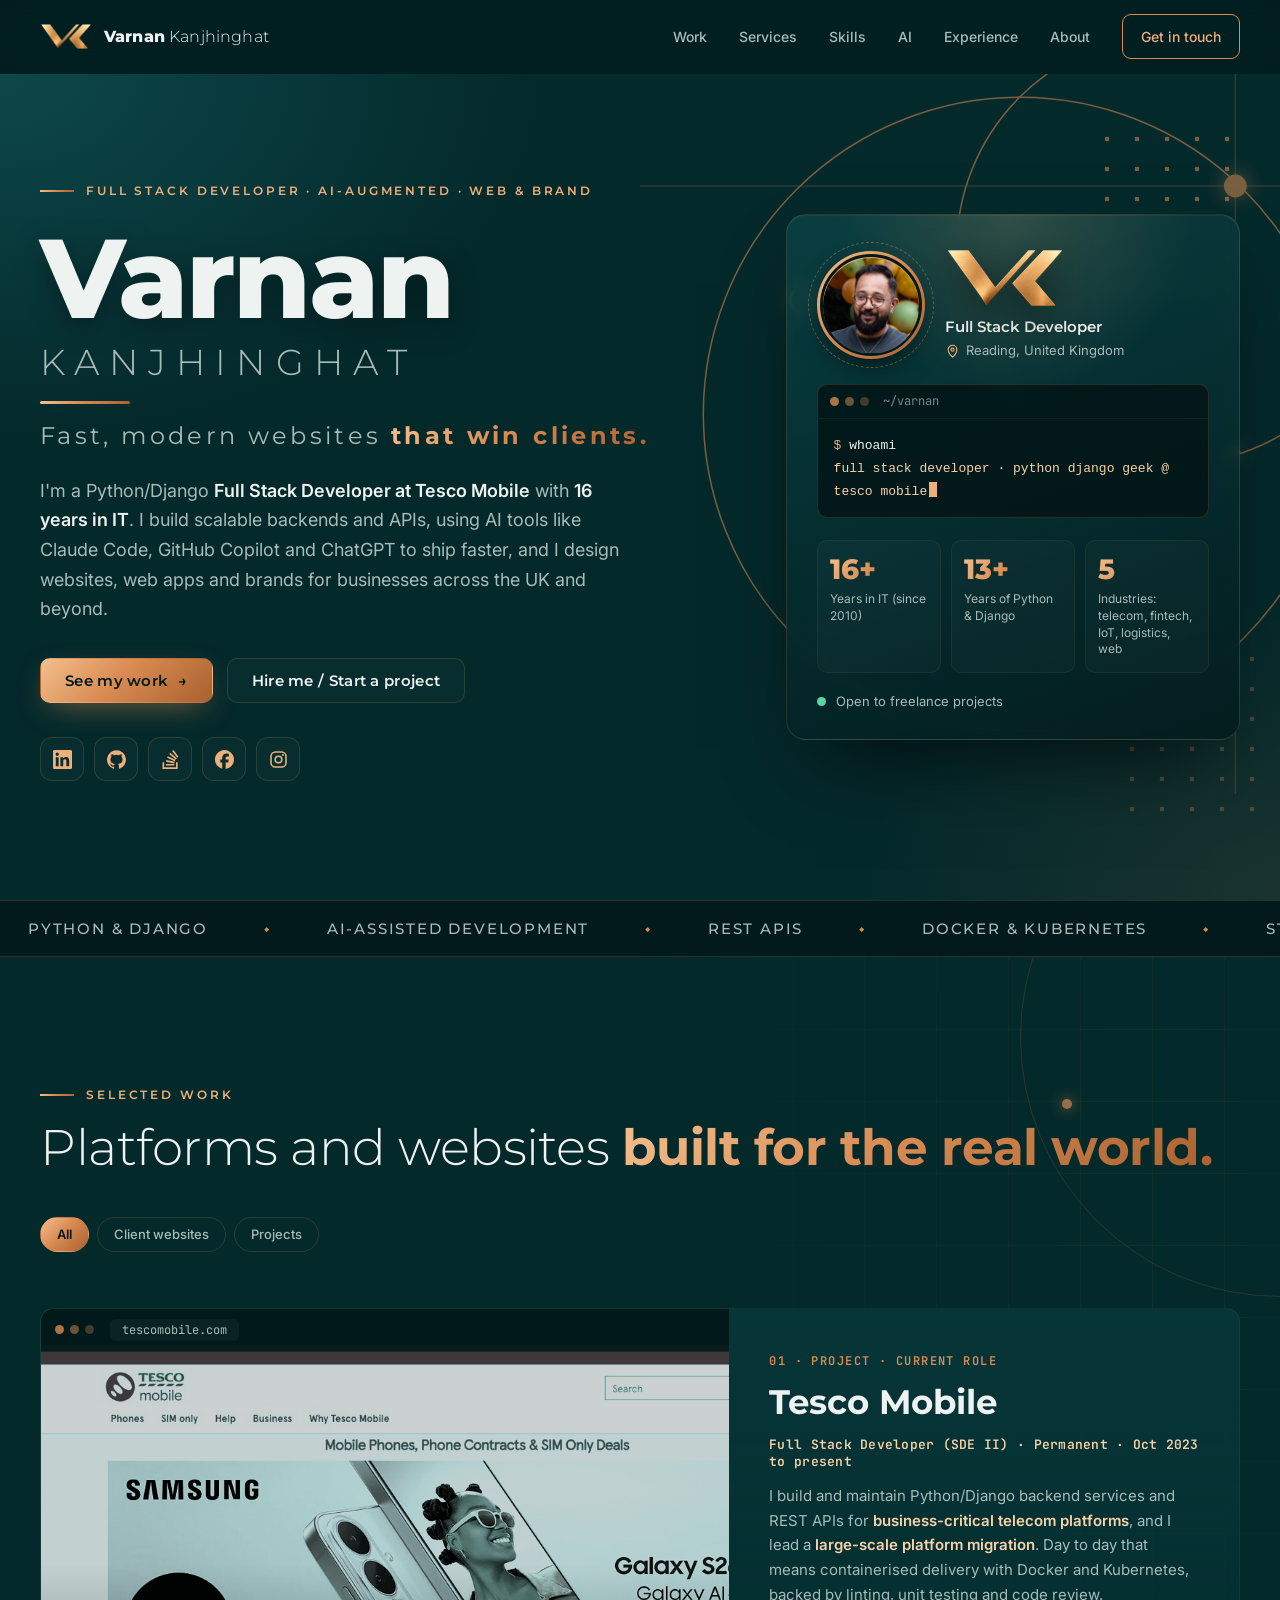
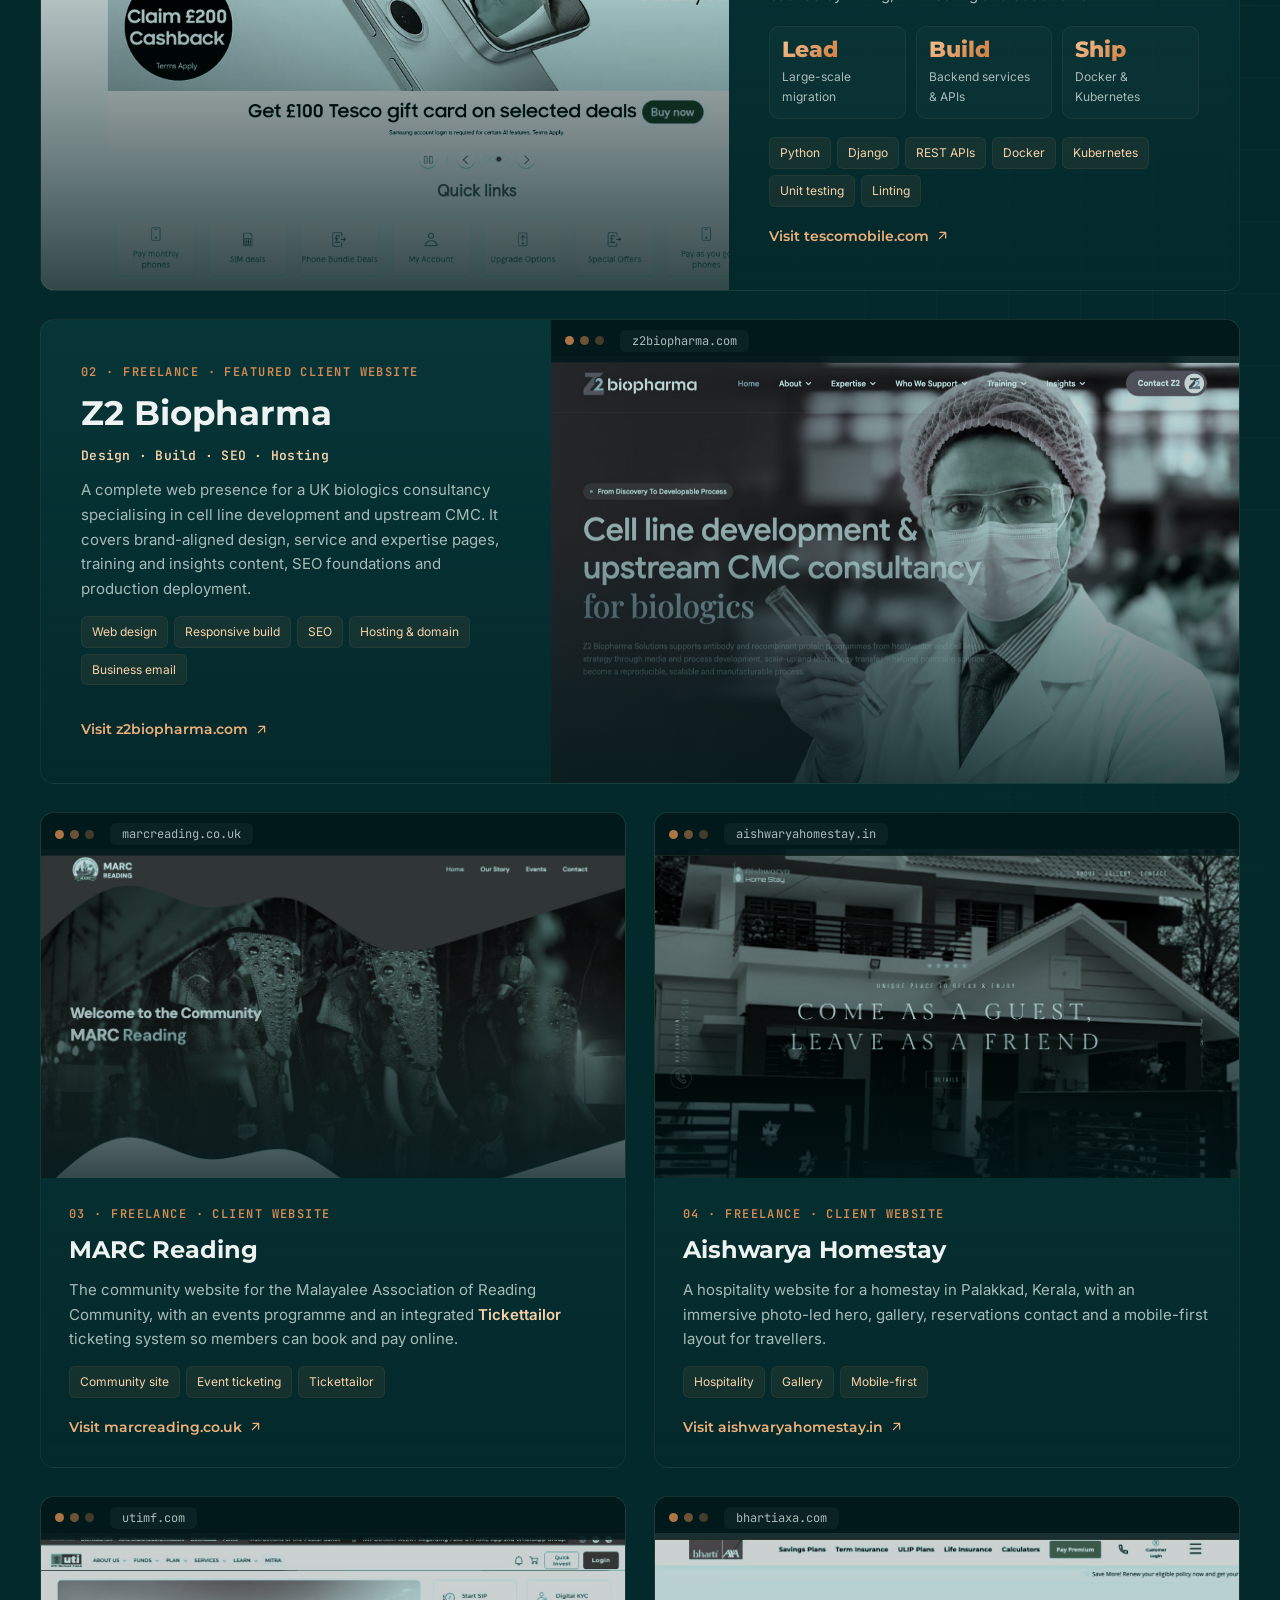
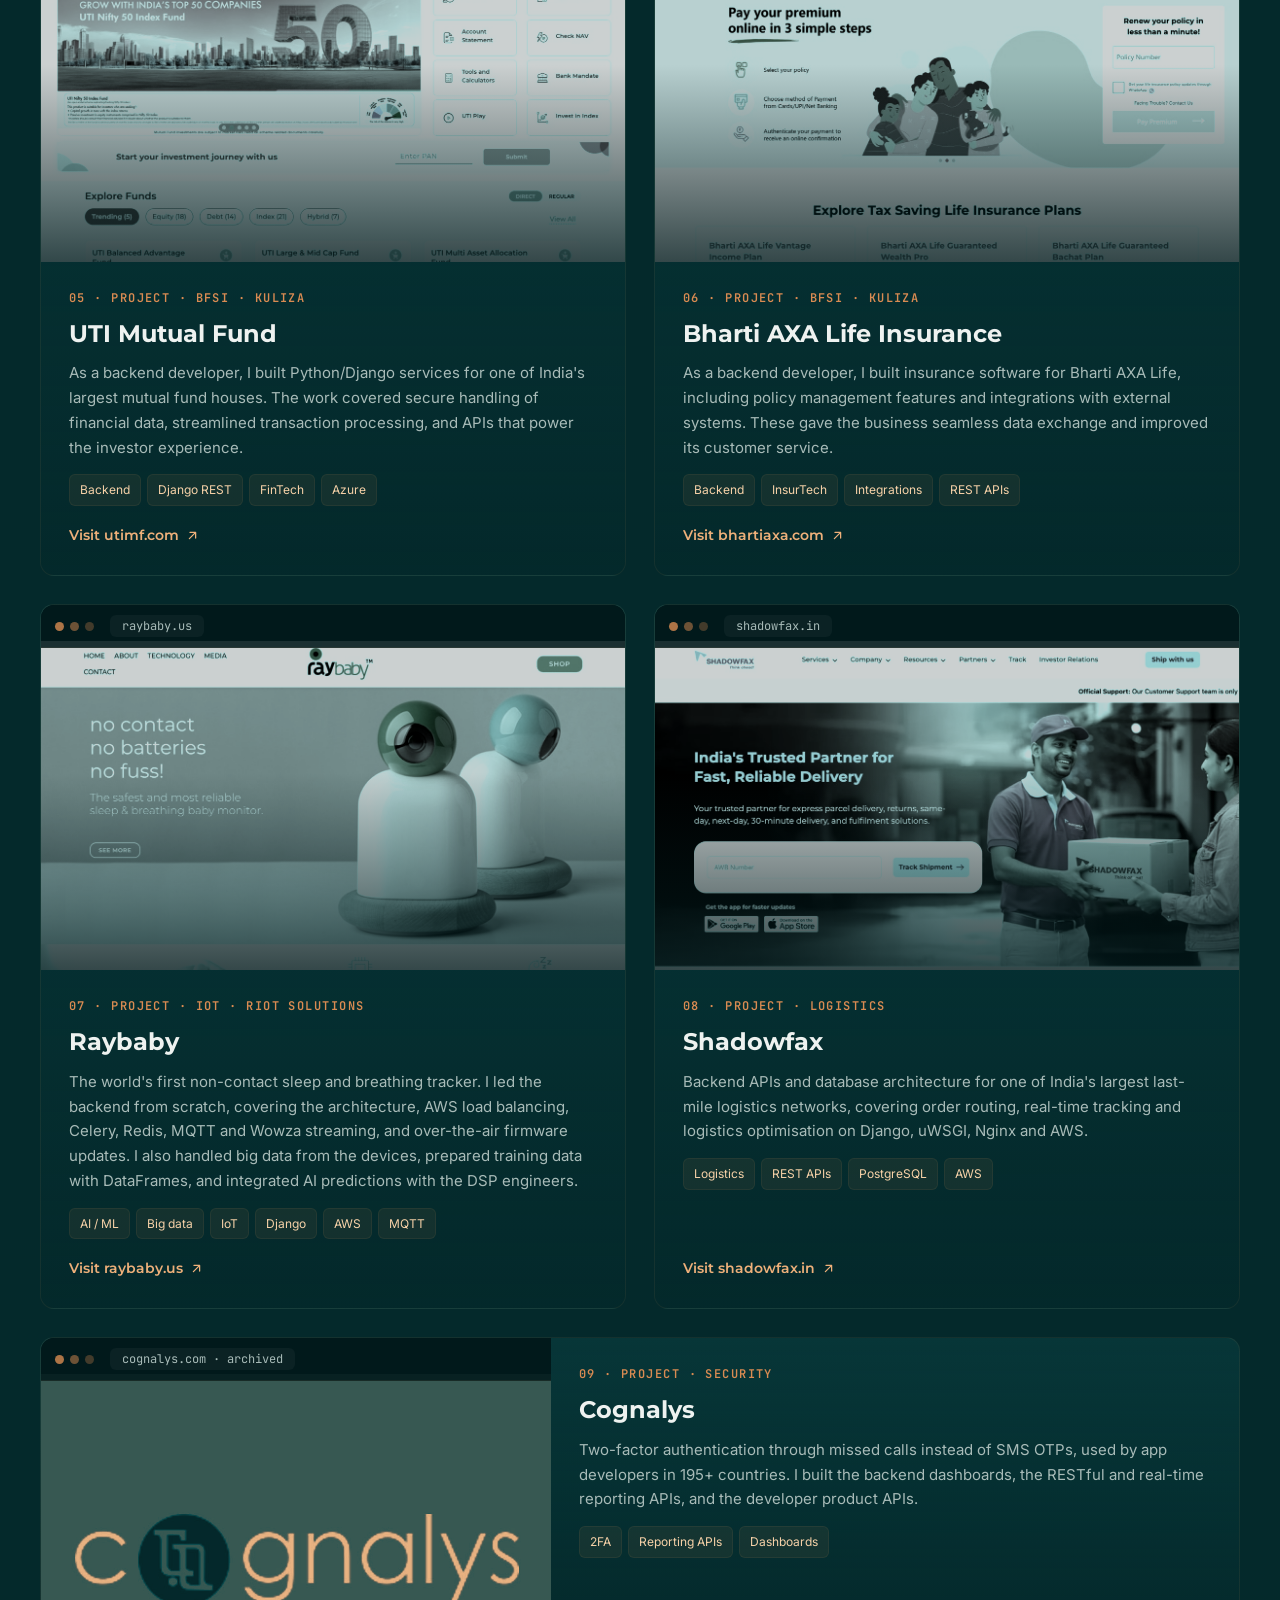
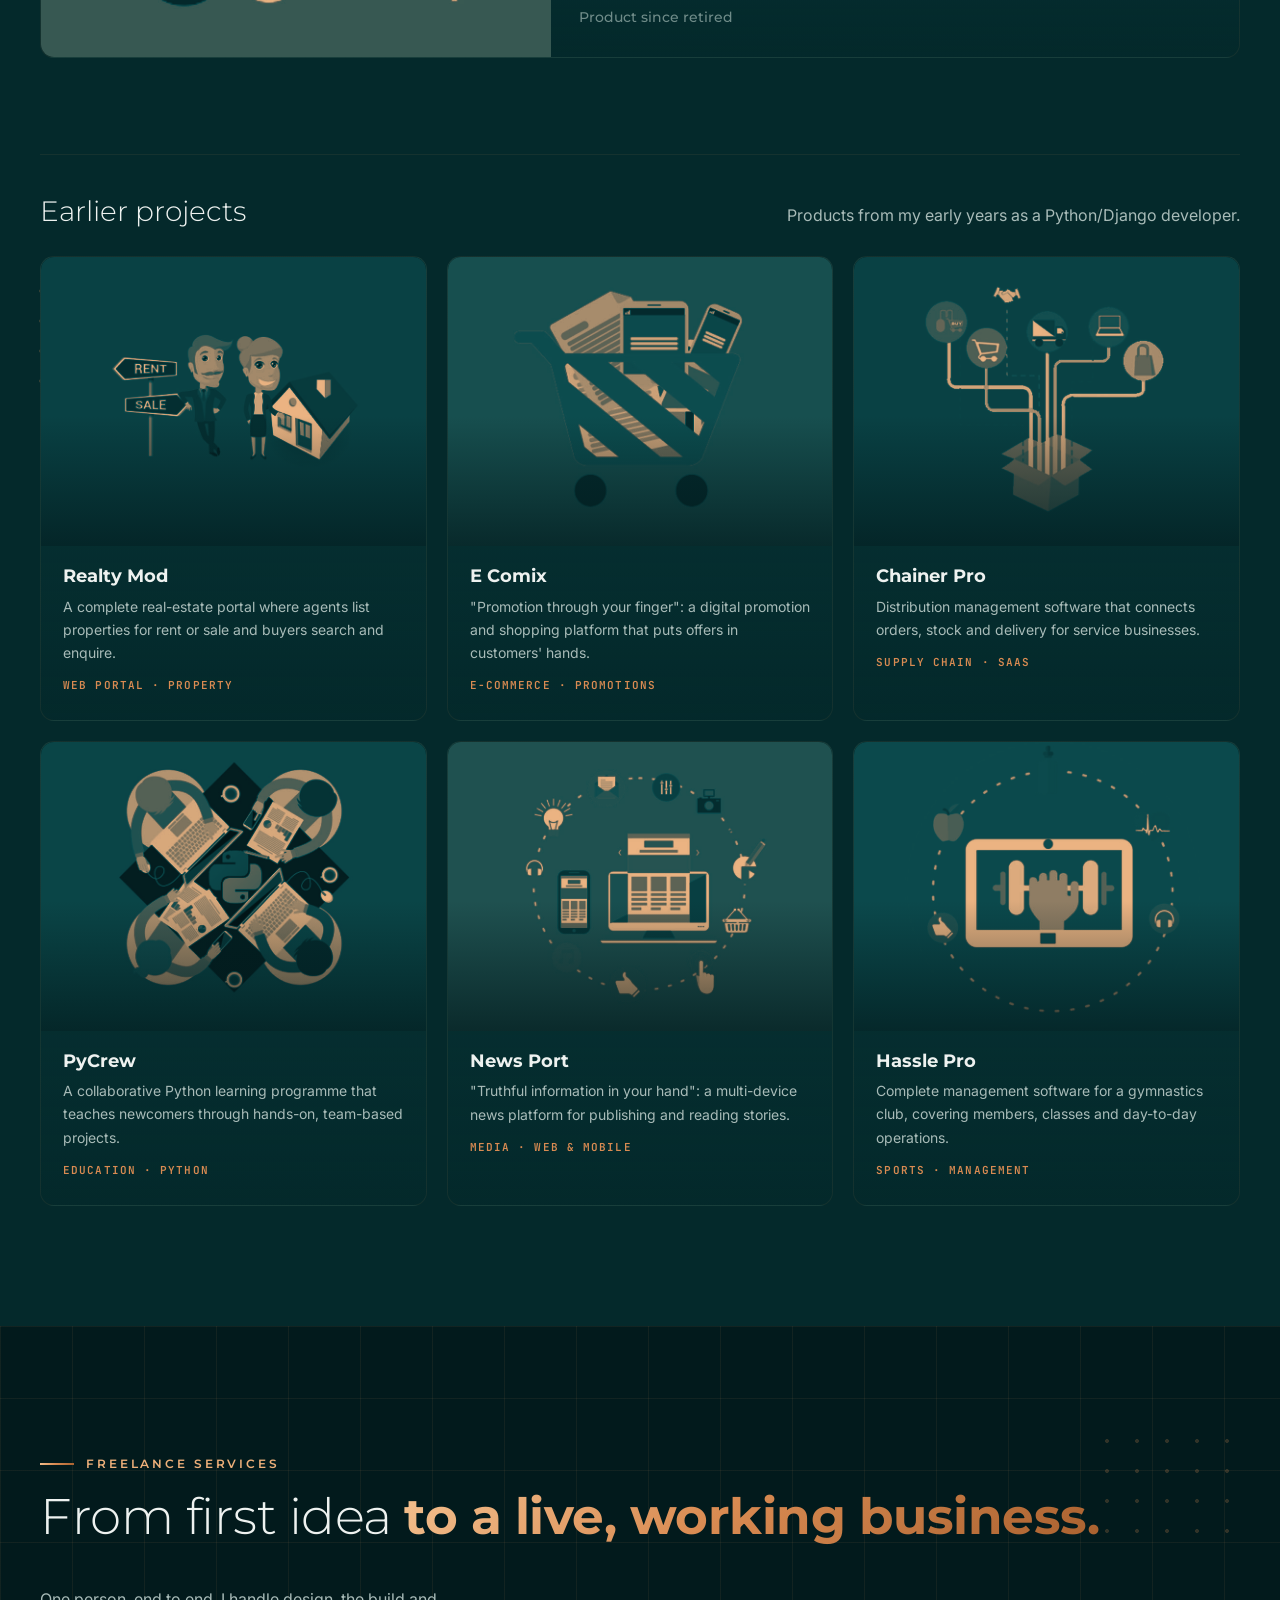
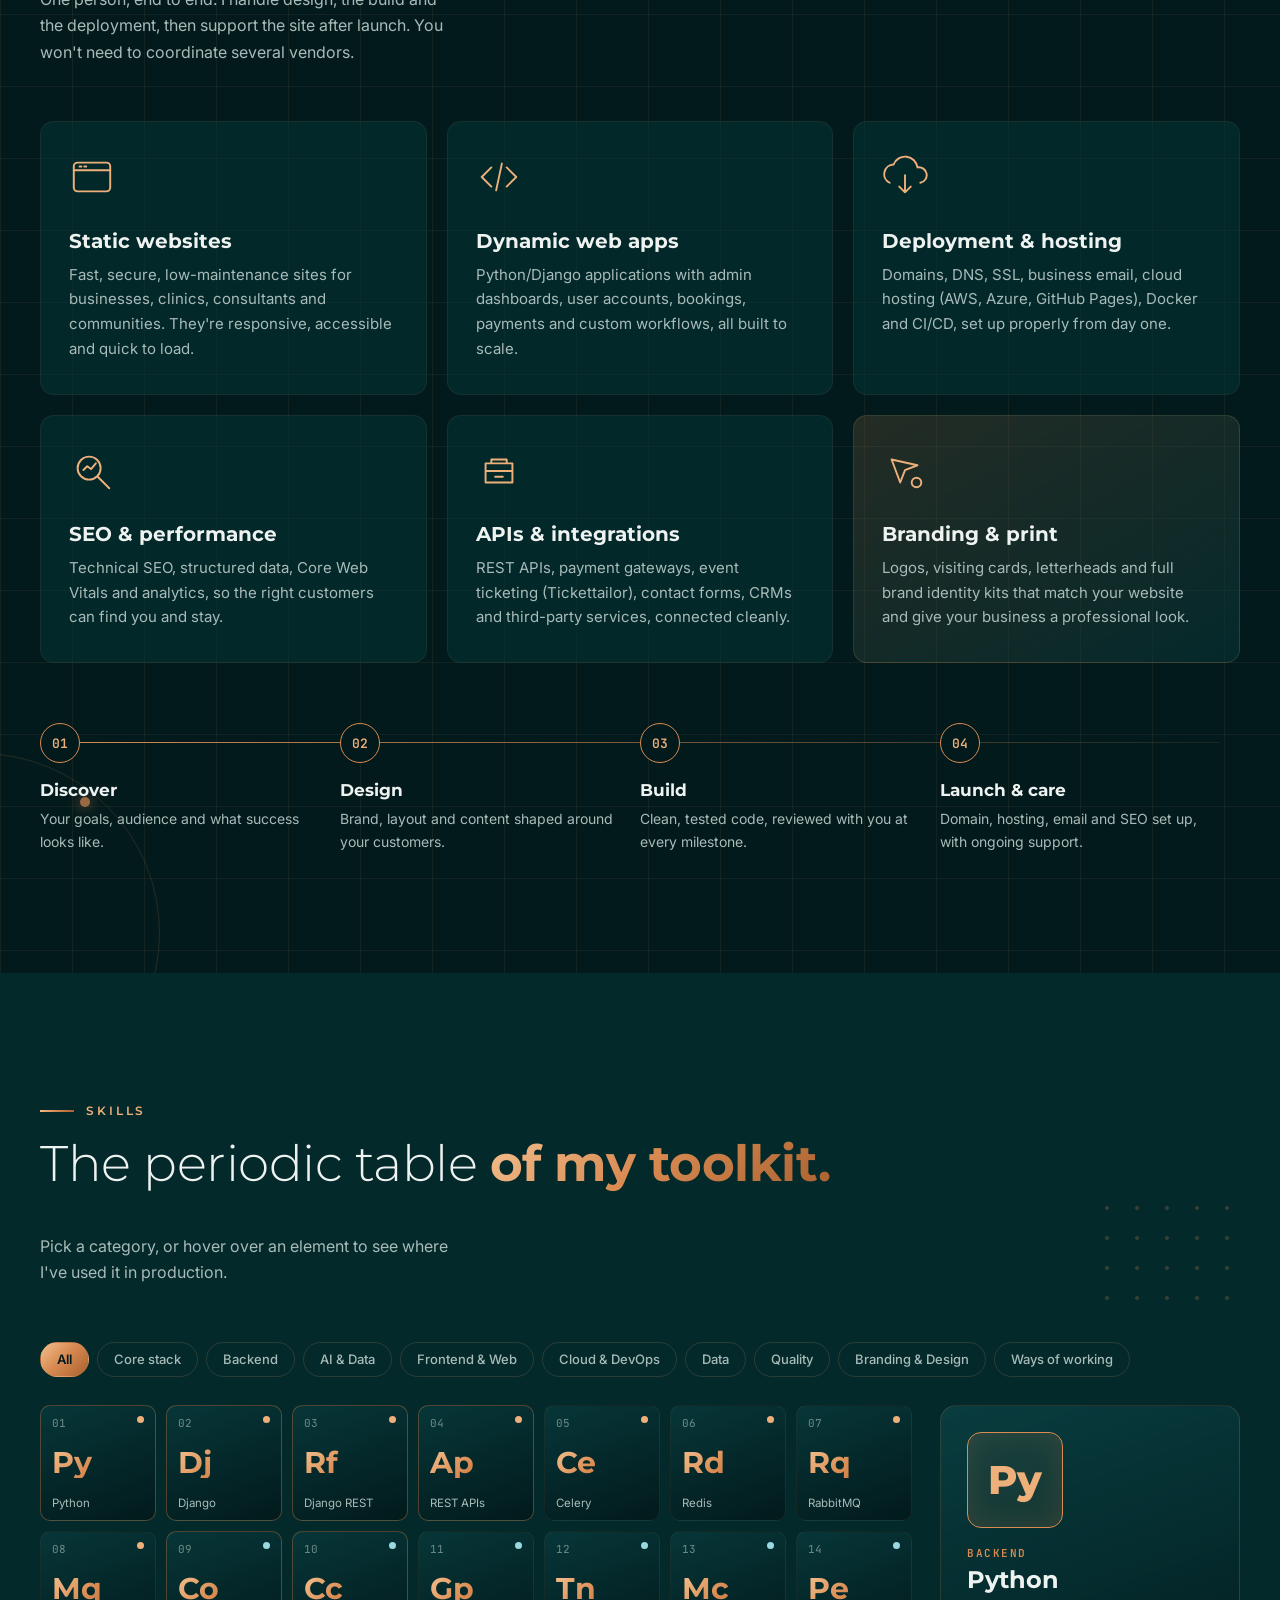
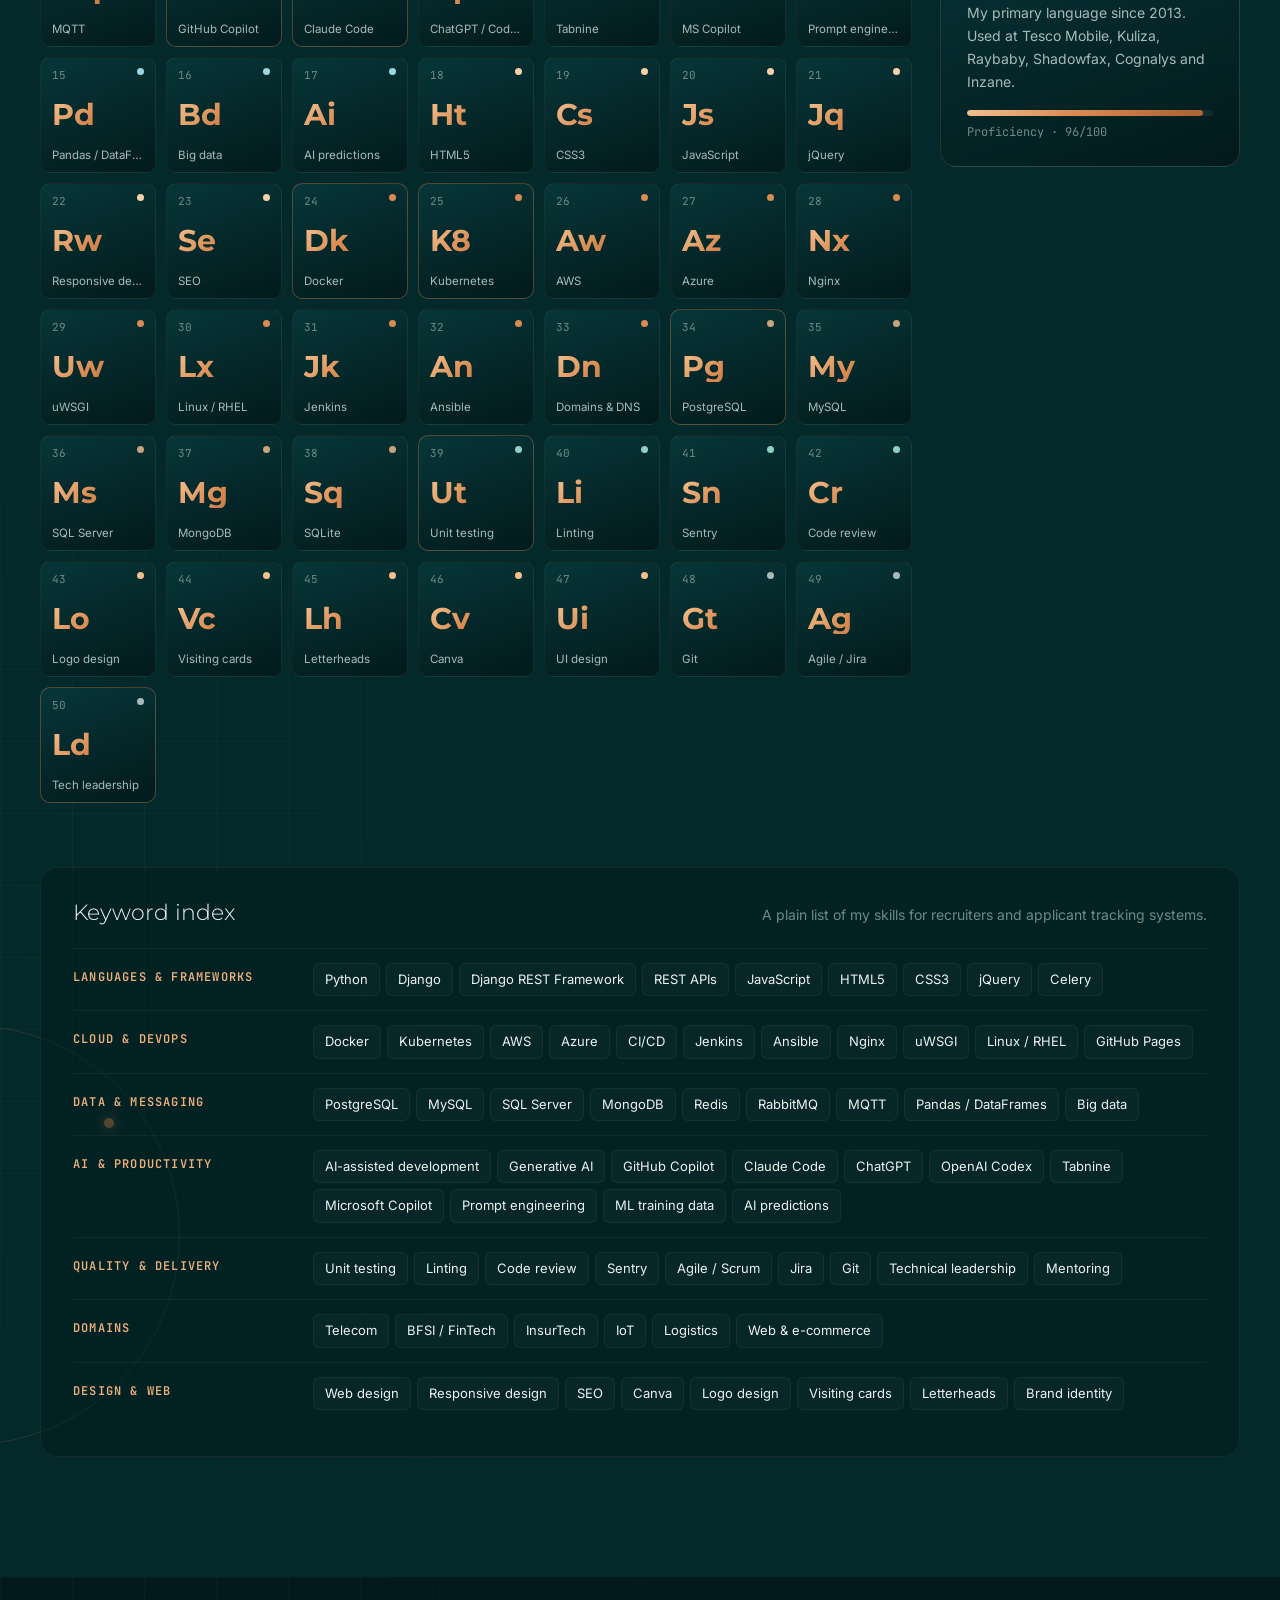
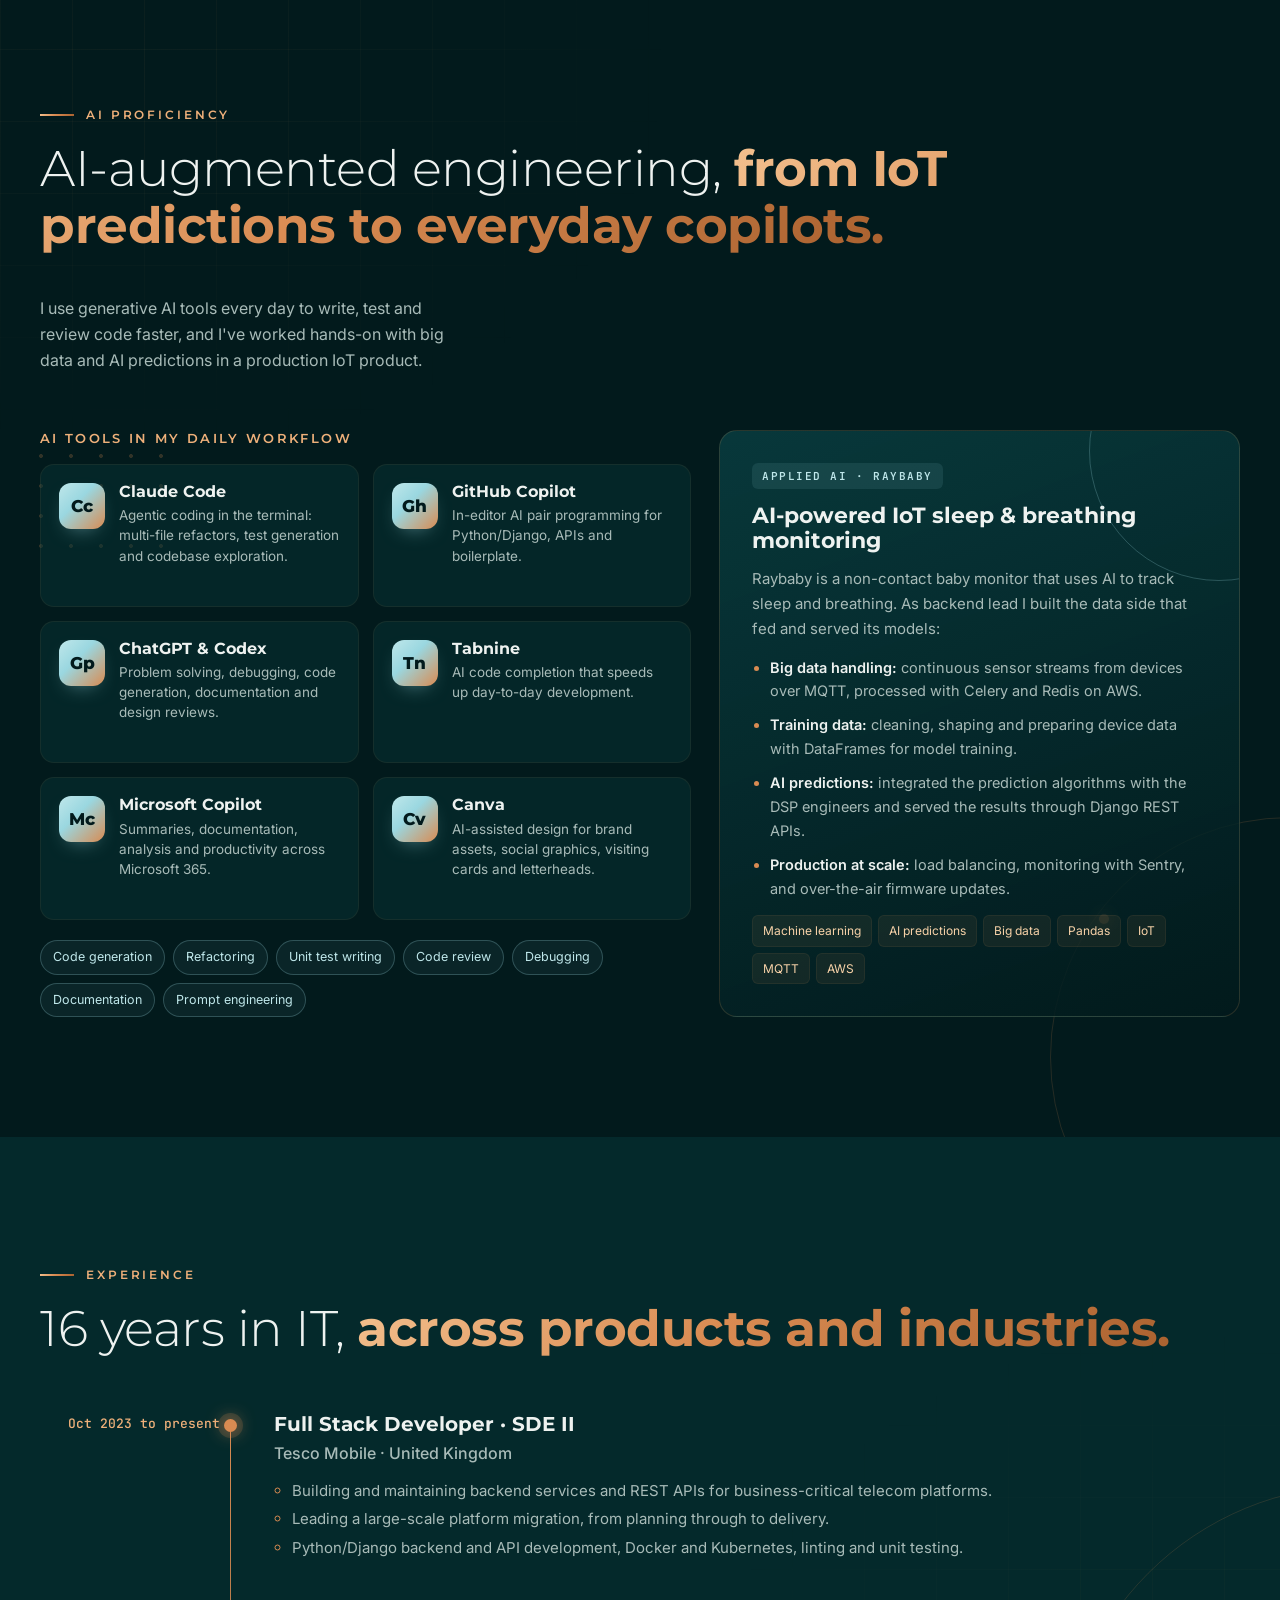
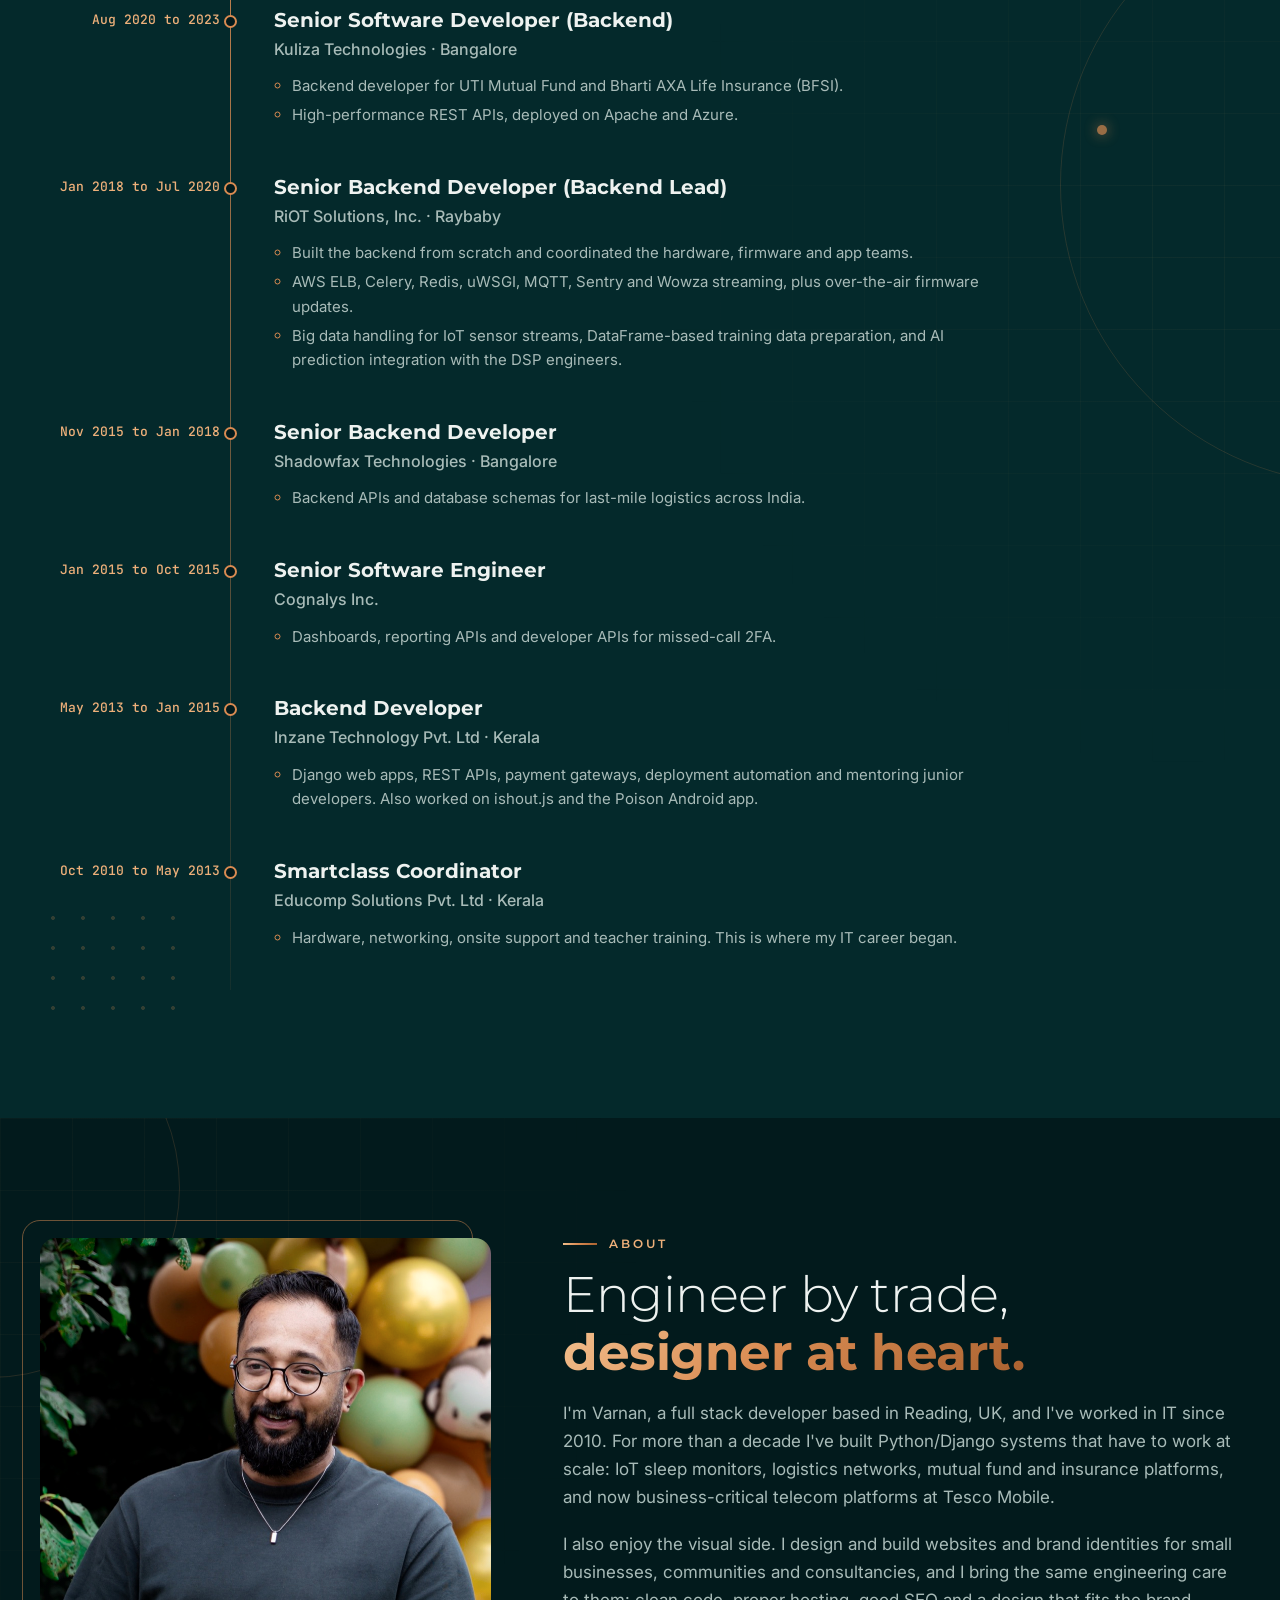
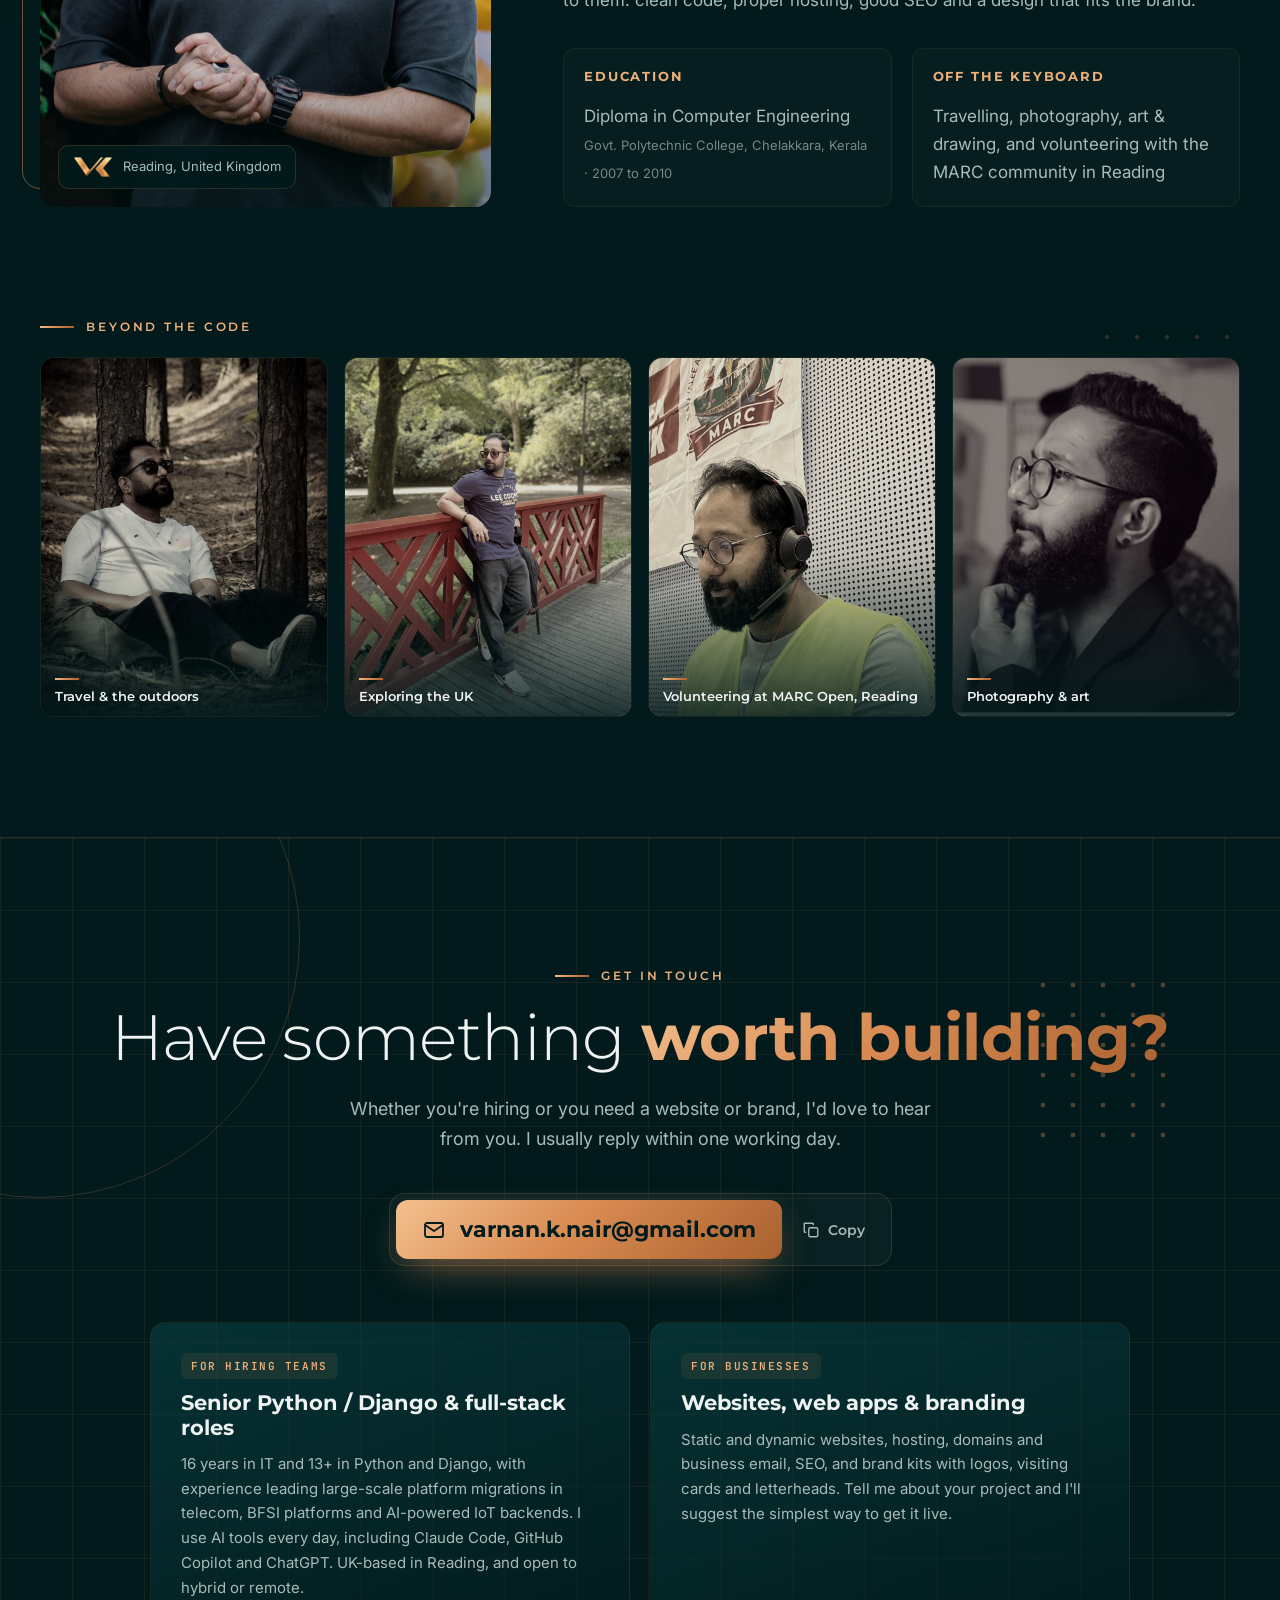
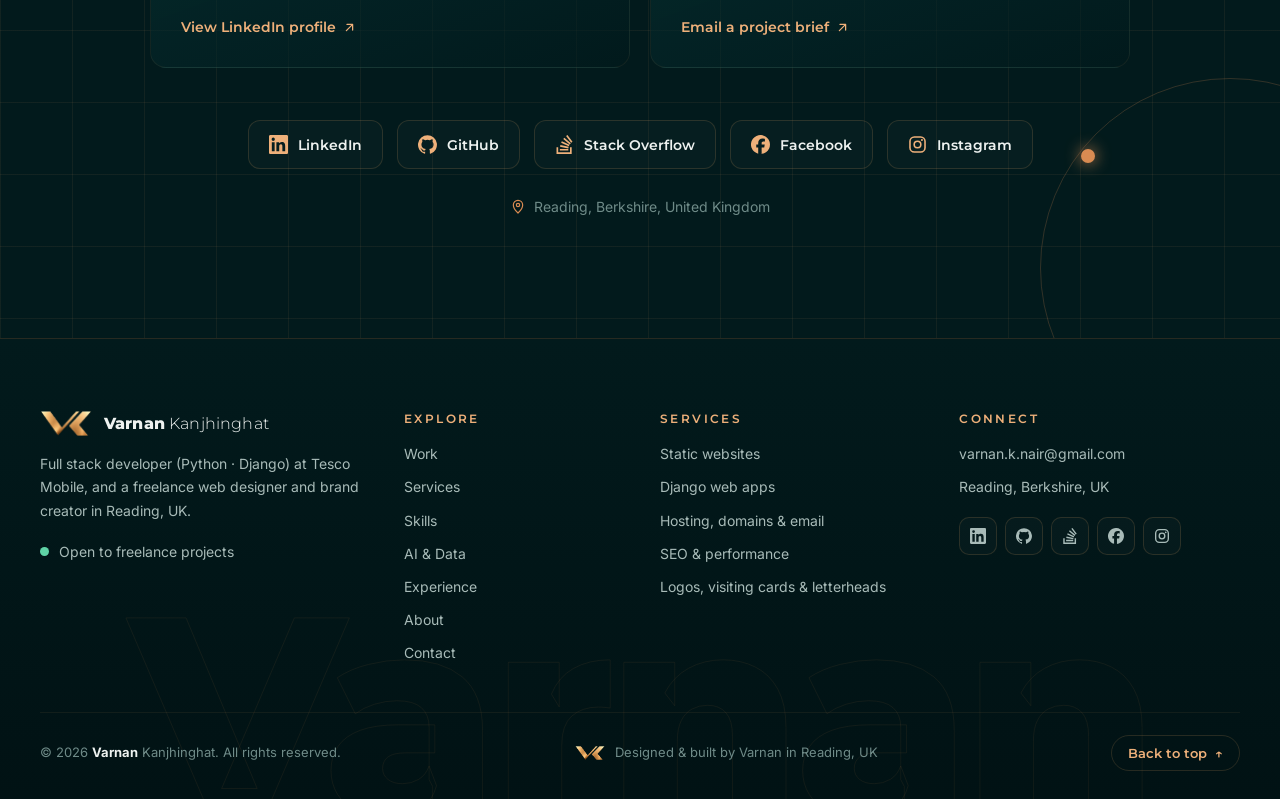
<file: index.html>
<!doctype html>
<html lang="en-GB" class="no-js">
<head>
  <meta charset="utf-8">
  <meta name="viewport" content="width=device-width, initial-scale=1">
  <script>document.documentElement.classList.replace('no-js', 'js');</script>

  <!-- ===== Primary SEO ===== -->
  <title>Varnan Kanjhinghat | Full Stack Python Django Developer &amp; Freelance Web Designer, Reading UK</title>
  <meta name="description" content="Varnan Kanjhinghat is a full stack Python/Django developer (SDE II) at Tesco Mobile with 16 years in IT, and a freelance web designer in Reading, UK. He builds websites, web apps, REST APIs, cloud deployments and brand identities.">
  <meta name="keywords" content="Varnan Kanjhinghat, Varnan K Nair, full stack developer UK, full stack developer Reading, full stack Python developer, Python developer UK, Django developer Reading, senior Python developer, full stack developer Reading, backend developer UK, Django REST Framework developer, REST API developer, Docker Kubernetes developer, software developer Tesco Mobile, telecom software developer, BFSI software developer, fintech Django developer, IoT backend developer, freelance web designer Reading, freelance web developer Berkshire, website design London, small business website UK, static website developer, dynamic website development, website hosting and domain setup, business email setup, SEO services Reading, logo design, visiting card design, business card design, letterhead design, brand identity design, AI-assisted development, AI-augmented software engineer, generative AI tools, GitHub Copilot, Claude Code, ChatGPT, OpenAI Codex, Tabnine, Microsoft Copilot, prompt engineering, LLM tools for developers, machine learning data preparation, Pandas DataFrames, big data processing, AI predictions IoT, predictive analytics, AI IoT backend, microservices APIs, CI/CD pipelines, test-driven development, agile software engineer, technical lead Python">
  <meta name="author" content="Varnan Kanjhinghat">
  <meta name="robots" content="index, follow, max-image-preview:large">
  <meta name="theme-color" content="#04292b">
  <meta name="geo.region" content="GB-RDG">
  <meta name="geo.placename" content="Reading">
  <link rel="canonical" href="https://varnanknair.me/">

  <!-- ===== Social / Open Graph ===== -->
  <meta property="og:type" content="profile">
  <meta property="og:site_name" content="Varnan Kanjhinghat">
  <meta property="og:url" content="https://varnanknair.me/">
  <meta property="og:title" content="Varnan Kanjhinghat | Full Stack Developer &amp; Web Designer">
  <meta property="og:description" content="16 years in IT. Python/Django engineering at Tesco Mobile, plus fast, modern websites and brand identities for businesses. Based in Reading, UK.">
  <meta property="og:image" content="https://varnanknair.me/assets/img/brand/og-image.jpg">
  <meta property="og:image:width" content="1200">
  <meta property="og:image:height" content="630">
  <meta property="og:image:alt" content="Varnan Kanjhinghat, full-stack developer and web designer">
  <meta property="og:locale" content="en_GB">
  <meta property="profile:first_name" content="Varnan">
  <meta property="profile:last_name" content="Kanjhinghat">
  <meta name="twitter:card" content="summary_large_image">
  <meta name="twitter:title" content="Varnan Kanjhinghat | Full Stack Developer &amp; Web Designer">
  <meta name="twitter:description" content="Python/Django engineering at Tesco Mobile, plus fast, modern websites and brand identities. Reading, UK.">
  <meta name="twitter:image" content="https://varnanknair.me/assets/img/brand/og-image.jpg">

  <!-- ===== Icons ===== -->
  <link rel="icon" type="image/png" href="/assets/img/brand/favicon.png">
  <link rel="apple-touch-icon" href="/assets/img/brand/apple-touch-icon.png">
  <link rel="manifest" href="/site.webmanifest">

  <!-- ===== Fonts & styles ===== -->
  <link rel="preconnect" href="https://fonts.googleapis.com">
  <link rel="preconnect" href="https://fonts.gstatic.com" crossorigin>
  <link href="https://fonts.googleapis.com/css2?family=Inter:wght@400;500;600;700&family=Montserrat:wght@300;400;600;700;800&family=JetBrains+Mono:wght@400;600&display=swap" rel="stylesheet">
  <link rel="preload" as="image" href="/assets/img/brand/vk-mark.png">
  <link rel="stylesheet" href="/assets/css/main.css">

  <!-- ===== Structured data ===== -->
  <script type="application/ld+json">
  {
    "@context": "https://schema.org",
    "@graph": [
      {
        "@type": "WebSite",
        "@id": "https://varnanknair.me/#website",
        "url": "https://varnanknair.me/",
        "name": "Varnan Kanjhinghat",
        "inLanguage": "en-GB"
      },
      {
        "@type": "ProfilePage",
        "@id": "https://varnanknair.me/#profile",
        "url": "https://varnanknair.me/",
        "isPartOf": { "@id": "https://varnanknair.me/#website" },
        "mainEntity": { "@id": "https://varnanknair.me/#person" }
      },
      {
        "@type": "Person",
        "@id": "https://varnanknair.me/#person",
        "name": "Varnan Kanjhinghat",
        "alternateName": ["Varnan K Nair", "Varnan K"],
        "url": "https://varnanknair.me/",
        "image": "https://varnanknair.me/assets/img/me/varnan-portrait.jpg",
        "email": "mailto:varnan.k.nair@gmail.com",
        "jobTitle": "Full Stack Developer (SDE II)",
        "description": "Full stack Python/Django developer with 16 years in IT, and a freelance web designer and developer based in Reading, UK.",
        "worksFor": { "@type": "Organization", "name": "Tesco Mobile", "url": "https://www.tescomobile.com/" },
        "address": { "@type": "PostalAddress", "addressLocality": "Reading", "addressRegion": "Berkshire", "addressCountry": "GB" },
        "alumniOf": { "@type": "CollegeOrUniversity", "name": "Government Polytechnic College, Chelakkara" },
        "hasOccupation": {
          "@type": "Occupation",
          "name": "Full Stack Developer",
          "occupationLocation": { "@type": "City", "name": "Reading" },
          "skills": "Python, Django, Django REST Framework, REST APIs, Docker, Kubernetes, PostgreSQL, AWS, Azure, unit testing, CI/CD, AI-assisted development (GitHub Copilot, Claude Code, ChatGPT/Codex, Tabnine, Microsoft Copilot), prompt engineering, ML data preparation with Pandas, big data, web design, SEO, branding"
        },
        "knowsAbout": ["Python", "Django", "Django REST Framework", "REST API design", "Docker", "Kubernetes", "PostgreSQL", "MySQL", "MongoDB", "Redis", "Celery", "RabbitMQ", "MQTT", "AWS", "Azure", "Nginx", "CI/CD", "Unit testing", "Telecom platforms", "BFSI software", "IoT", "Web design", "Responsive web development", "SEO", "Logo design", "Brand identity", "AI-assisted software development", "Generative AI tools", "GitHub Copilot", "Claude Code", "ChatGPT", "OpenAI Codex", "Tabnine", "Microsoft Copilot", "Prompt engineering", "Machine learning data preparation", "Pandas", "Big data processing", "AI predictions for IoT devices", "Canva"],
        "sameAs": [
          "https://in.linkedin.com/in/varnan",
          "https://github.com/Varnan",
          "https://stackoverflow.com/users/2816195/varnan-k",
          "https://www.facebook.com/varnan.k.nair",
          "https://www.instagram.com/iam_in_neptune/"
        ]
      },
      {
        "@type": "ProfessionalService",
        "@id": "https://varnanknair.me/#service",
        "name": "Varnan Kanjhinghat: Web Design, Development & Branding",
        "url": "https://varnanknair.me/",
        "image": "https://varnanknair.me/assets/img/brand/og-image.jpg",
        "email": "varnan.k.nair@gmail.com",
        "founder": { "@id": "https://varnanknair.me/#person" },
        "address": { "@type": "PostalAddress", "addressLocality": "Reading", "addressRegion": "Berkshire", "addressCountry": "GB" },
        "areaServed": ["Reading", "Berkshire", "London", "United Kingdom", "India"],
        "serviceType": ["Website design", "Static website development", "Dynamic web application development", "Django development", "Website hosting and domain setup", "Business email setup", "SEO", "REST API development", "Logo design", "Visiting card design", "Letterhead design", "Brand identity"]
      }
    ]
  }
  </script>
</head>
<body>
  <!-- ===== Preloader ===== -->
  <div class="preloader" id="preloader" aria-hidden="true">
    <div class="pl-grid"></div>
    <div class="pl-inner">
      <div class="pl-emblem">
        <svg class="pl-orbit" viewBox="0 0 220 220">
          <circle class="pl-track" cx="110" cy="110" r="100" />
          <circle class="pl-arc" cx="110" cy="110" r="100" />
          <g class="pl-spin"><circle class="pl-node" cx="110" cy="10" r="6" /></g>
          <circle class="pl-track thin" cx="110" cy="110" r="78" />
        </svg>
        <div class="pl-mark"></div>
      </div>
      <p class="pl-name"><b>Varnan</b> Kanjhinghat</p>
      <div class="pl-bar"><i id="pl-fill"></i></div>
      <p class="pl-code"><span class="c">$</span> <span id="pl-step">booting portfolio</span> <span id="pl-pct">0</span>%</p>
    </div>
  </div>

  <!-- ===== Icon sprite + duotone filter ===== -->
  <svg class="sprite" aria-hidden="true" focusable="false">
    <defs>
      <filter id="duotone" color-interpolation-filters="sRGB">
        <feColorMatrix type="matrix" values=".33 .33 .33 0 0  .33 .33 .33 0 0  .33 .33 .33 0 0  0 0 0 1 0" />
        <feComponentTransfer>
          <feFuncR type="table" tableValues="0.01 0.02 0.05 0.40 0.95" />
          <feFuncG type="table" tableValues="0.08 0.20 0.30 0.40 0.72" />
          <feFuncB type="table" tableValues="0.09 0.21 0.31 0.34 0.52" />
        </feComponentTransfer>
      </filter>
    </defs>
    <symbol id="i-linkedin" viewBox="0 0 24 24"><path fill="currentColor" d="M20.45 20.45h-3.56v-5.57c0-1.33-.03-3.04-1.85-3.04-1.85 0-2.14 1.45-2.14 2.94v5.67H9.35V9h3.41v1.56h.05c.48-.9 1.64-1.85 3.37-1.85 3.6 0 4.27 2.37 4.27 5.46v6.28zM5.34 7.43a2.06 2.06 0 1 1 0-4.13 2.06 2.06 0 0 1 0 4.13zM7.12 20.45H3.56V9h3.56v11.45zM22.22 0H1.77C.79 0 0 .77 0 1.73v20.54C0 23.23.79 24 1.77 24h20.45c.98 0 1.78-.77 1.78-1.73V1.73C24 .77 23.2 0 22.22 0z"/></symbol>
    <symbol id="i-github" viewBox="0 0 24 24"><path fill="currentColor" d="M12 .3a12 12 0 0 0-3.8 23.38c.6.12.82-.26.82-.57v-2.04c-3.34.72-4.04-1.61-4.04-1.61-.55-1.39-1.34-1.76-1.34-1.76-1.08-.74.09-.73.09-.73 1.2.09 1.84 1.24 1.84 1.24 1.07 1.83 2.8 1.3 3.49 1 .1-.78.42-1.31.76-1.61-2.67-.3-5.47-1.33-5.47-5.93 0-1.31.47-2.38 1.24-3.22-.14-.3-.54-1.52.1-3.18 0 0 1-.32 3.3 1.23a11.5 11.5 0 0 1 6 0c2.28-1.55 3.29-1.23 3.29-1.23.64 1.66.24 2.88.12 3.18a4.65 4.65 0 0 1 1.23 3.22c0 4.61-2.8 5.63-5.48 5.92.42.36.81 1.1.81 2.22v3.29c0 .31.21.69.82.57A12 12 0 0 0 12 .3"/></symbol>
    <symbol id="i-stackoverflow" viewBox="0 0 24 24"><path fill="currentColor" d="M15.73 0l-1.72 1.28 6.39 8.59 1.72-1.28L15.73 0zm-3.94 3.42l-1.37 1.64 8.22 6.85 1.37-1.64-8.22-6.85zm-3.15 4.46l-.9 1.94 9.7 4.52.9-1.94-9.7-4.52zm-1.85 4.86l-.44 2.1 10.47 2.2.44-2.1-10.47-2.2zM1.89 15.47V24h19.19v-8.53h-2.13v6.4H4.02v-6.4H1.89zm4.27 2.13v2.13h10.66V17.6H6.16z"/></symbol>
    <symbol id="i-facebook" viewBox="0 0 24 24"><path fill="currentColor" d="M9.1 23.69v-7.98H6.63v-3.67H9.1v-1.58c0-4.09 1.85-5.98 5.86-5.98.4 0 .96.04 1.47.1.4.05.8.11 1.14.2v3.32a8.6 8.6 0 0 0-.65-.03 26.8 26.8 0 0 0-.74-.01c-.7 0-1.25.1-1.67.31-.29.14-.52.36-.68.62-.26.42-.38 1-.38 1.75v1.3h3.92l-.67 3.67h-3.25v8.24A12 12 0 1 0 9.1 23.69z"/></symbol>
    <symbol id="i-instagram" viewBox="0 0 24 24"><g fill="none" stroke="currentColor" stroke-width="2"><rect x="2.5" y="2.5" width="19" height="19" rx="5.5"/><circle cx="12" cy="12" r="4.2"/></g><circle cx="17.6" cy="6.4" r="1.3" fill="currentColor"/></symbol>
    <symbol id="i-mail" viewBox="0 0 24 24"><g fill="none" stroke="currentColor" stroke-width="1.8" stroke-linecap="round" stroke-linejoin="round"><rect x="3" y="5" width="18" height="14" rx="2"/><path d="m3 7 9 6 9-6"/></g></symbol>
    <symbol id="i-copy" viewBox="0 0 24 24"><g fill="none" stroke="currentColor" stroke-width="1.8" stroke-linecap="round" stroke-linejoin="round"><rect x="9" y="9" width="12" height="12" rx="2"/><path d="M5 15H4a1 1 0 0 1-1-1V4a1 1 0 0 1 1-1h10a1 1 0 0 1 1 1v1"/></g></symbol>
    <symbol id="i-pin" viewBox="0 0 24 24"><g fill="none" stroke="currentColor" stroke-width="1.8" stroke-linecap="round" stroke-linejoin="round"><path d="M12 21s-7-6.2-7-12a7 7 0 0 1 14 0c0 5.8-7 12-7 12z"/><circle cx="12" cy="9" r="2.5"/></g></symbol>
    <symbol id="i-arrow" viewBox="0 0 24 24"><path fill="none" stroke="currentColor" stroke-width="2" stroke-linecap="round" stroke-linejoin="round" d="M7 17 17 7M8 7h9v9"/></symbol>
  </svg>

  <a class="skip" href="#main">Skip to content</a>

  <header class="nav">
    <a class="brand" href="/" aria-label="Varnan Kanjhinghat, home">
      <img src="/assets/img/brand/vk-mark.png" alt="" width="52" height="25">
      <span><b>Varnan</b> Kanjhinghat</span>
    </a>
    <button class="menu" aria-label="Open menu" aria-expanded="false" aria-controls="site-nav"><span></span><span></span></button>
    <nav id="site-nav" aria-label="Main">
      <a href="/work">Work</a>
      <a href="/services">Services</a>
      <a href="/skills">Skills</a>
      <a href="/ai">AI</a>
      <a href="/experience">Experience</a>
      <a href="/about">About</a>
      <a class="nav-cta" href="/contact">Get in touch</a>
    </nav>
  </header>

  <main id="main">
    <!-- ================= HERO ================= -->
    <section id="home" class="hero">
      <div class="hero-deco" aria-hidden="true">
        <svg class="orbits" viewBox="0 0 600 600" fill="none">
          <circle cx="300" cy="300" r="250" />
          <circle cx="420" cy="170" r="170" />
          <path d="M0 120 H600 M470 0 V600" />
          <circle class="node" cx="470" cy="120" r="9" />
          <circle class="node hollow" cx="130" cy="210" r="11" />
          <circle class="node" cx="548" cy="410" r="13" />
          <circle class="node small" cx="470" cy="330" r="4" />
        </svg>
        <div class="dots dots-a"></div>
        <div class="dots dots-b"></div>
      </div>

      <div class="hero-copy">
        <p class="eyebrow reveal">Full stack developer · AI-augmented · Web &amp; brand</p>
        <h1 class="reveal">
          <span class="name"><b>Varnan</b> <span class="last">Kanjhinghat</span></span>
          <span class="headline">Fast, modern websites <em>that win clients.</em></span>
        </h1>
        <p class="lede reveal">
          I'm a Python/Django <strong>Full Stack Developer at Tesco Mobile</strong> with <strong>16 years in IT</strong>.
          I build scalable backends and APIs, using AI tools like Claude Code, GitHub Copilot and ChatGPT to ship faster, and I design websites, web apps and brands for businesses across the UK and beyond.
        </p>
        <div class="actions reveal">
          <a class="btn primary" href="/work">See my work <span aria-hidden="true">→</span></a>
          <a class="btn ghost" href="/contact">Hire me / Start a project</a>
        </div>
        <ul class="socials reveal" aria-label="Social profiles">
          <li><a href="https://in.linkedin.com/in/varnan" target="_blank" rel="noopener" aria-label="LinkedIn"><svg><use href="#i-linkedin"/></svg></a></li>
          <li><a href="https://github.com/Varnan" target="_blank" rel="noopener" aria-label="GitHub"><svg><use href="#i-github"/></svg></a></li>
          <li><a href="https://stackoverflow.com/users/2816195/varnan-k" target="_blank" rel="noopener" aria-label="Stack Overflow"><svg><use href="#i-stackoverflow"/></svg></a></li>
          <li><a href="https://www.facebook.com/varnan.k.nair" target="_blank" rel="noopener" aria-label="Facebook"><svg><use href="#i-facebook"/></svg></a></li>
          <li><a href="https://www.instagram.com/iam_in_neptune/" target="_blank" rel="noopener" aria-label="Instagram"><svg><use href="#i-instagram"/></svg></a></li>
        </ul>
      </div>

      <aside class="hero-card reveal" aria-label="At a glance">
        <div class="card-glow" aria-hidden="true"></div>
        <div class="card-head">
          <div class="avatar">
            <img src="/assets/img/me/varnan-avatar.jpg" alt="Varnan Kanjhinghat" width="400" height="400">
          </div>
          <div>
            <img class="card-mark" src="/assets/img/brand/vk-mark.png" alt="VK monogram" width="120" height="58">
            <p class="card-role">Full Stack Developer</p>
            <p class="card-loc"><svg><use href="#i-pin"/></svg> Reading, United Kingdom</p>
          </div>
        </div>
        <div class="terminal" aria-hidden="true">
          <div class="term-bar"><i></i><i></i><i></i><span>~/varnan</span></div>
          <pre><code><span class="c">$</span> whoami
<span class="o" data-type="full stack developer · python django geek @ tesco mobile"></span><span class="caret"></span></code></pre>
        </div>
        <dl class="stats">
          <div><dt><span data-count="16">0</span>+</dt><dd>Years in IT (since 2010)</dd></div>
          <div><dt><span data-count="13">0</span>+</dt><dd>Years of Python &amp; Django</dd></div>
          <div><dt><span data-count="5">0</span></dt><dd>Industries: telecom, fintech, IoT, logistics, web</dd></div>
        </dl>
        <p class="avail"><span class="pulse"></span> Open to freelance projects</p>
      </aside>
    </section>

    <div class="marquee" aria-hidden="true">
      <div class="track">
        <span>Python &amp; Django</span><span>AI-assisted development</span><span>REST APIs</span><span>Docker &amp; Kubernetes</span><span>Static websites</span><span>Dynamic web apps</span><span>Domains &amp; SSL</span><span>Business email</span><span>SEO</span><span>Logos</span><span>Visiting cards</span><span>Letterheads</span>
        <span>Python &amp; Django</span><span>AI-assisted development</span><span>REST APIs</span><span>Docker &amp; Kubernetes</span><span>Static websites</span><span>Dynamic web apps</span><span>Domains &amp; SSL</span><span>Business email</span><span>SEO</span><span>Logos</span><span>Visiting cards</span><span>Letterheads</span>
      </div>
    </div>

    <!-- ================= WORK ================= -->
    <section id="work" class="section">
      <div class="sec-deco deco-work" aria-hidden="true"><span class="sd-grid"></span><span class="sd-ring"></span><span class="sd-dots"></span></div>
      <div class="section-head">
        <div>
          <p class="eyebrow">Selected work</p>
          <h2>Platforms and websites <em>built for the real world.</em></h2>
        </div>
        <div class="filters" role="tablist" aria-label="Filter work">
          <button class="chip active" data-filter="all" role="tab" aria-selected="true">All</button>
          <button class="chip" data-filter="web" role="tab" aria-selected="false">Client websites</button>
          <button class="chip" data-filter="platform" role="tab" aria-selected="false">Projects</button>
        </div>
      </div>

      <div class="work-grid">
        <!-- 01 Tesco Mobile -->
        <article class="work featured reveal" data-cat="platform">
          <a class="shot" href="https://www.tescomobile.com/" target="_blank" rel="noopener">
            <div class="browser"><i></i><i></i><i></i><span>tescomobile.com</span></div>
            <img src="/assets/img/work/tescomobile.jpg" alt="Tesco Mobile website, where Varnan works as a Full Stack Developer" loading="lazy" width="1200" height="750">
          </a>
          <div class="work-body">
            <span class="num">01 · Project · Current role</span>
            <h3>Tesco Mobile</h3>
            <p class="role-line">Full Stack Developer (SDE II) · Permanent · Oct 2023 to present</p>
            <p>I build and maintain Python/Django backend services and REST APIs for <strong>business-critical telecom platforms</strong>, and I lead a <strong>large-scale platform migration</strong>. Day to day that means containerised delivery with Docker and Kubernetes, backed by linting, unit testing and code review.</p>
            <dl class="mini-stats">
              <div><dt>Lead</dt><dd>Large-scale migration</dd></div>
              <div><dt>Build</dt><dd>Backend services &amp; APIs</dd></div>
              <div><dt>Ship</dt><dd>Docker &amp; Kubernetes</dd></div>
            </dl>
            <ul class="tags"><li>Python</li><li>Django</li><li>REST APIs</li><li>Docker</li><li>Kubernetes</li><li>Unit testing</li><li>Linting</li></ul>
            <a class="link" href="https://www.tescomobile.com/" target="_blank" rel="noopener">Visit tescomobile.com <svg><use href="#i-arrow"/></svg></a>
          </div>
        </article>

        <!-- 02 Z2 Biopharma -->
        <article class="work featured flip reveal" data-cat="web">
          <a class="shot" href="https://z2biopharma.com/" target="_blank" rel="noopener">
            <div class="browser"><i></i><i></i><i></i><span>z2biopharma.com</span></div>
            <img src="/assets/img/work/z2biopharma.jpg" alt="Z2 Biopharma website designed and built by Varnan Kanjhinghat" loading="lazy" width="1200" height="746">
          </a>
          <div class="work-body">
            <span class="num">02 · Freelance · Featured client website</span>
            <h3>Z2 Biopharma</h3>
            <p class="role-line">Design · Build · SEO · Hosting</p>
            <p>A complete web presence for a UK biologics consultancy specialising in cell line development and upstream CMC. It covers brand-aligned design, service and expertise pages, training and insights content, SEO foundations and production deployment.</p>
            <ul class="tags"><li>Web design</li><li>Responsive build</li><li>SEO</li><li>Hosting &amp; domain</li><li>Business email</li></ul>
            <a class="link" href="https://z2biopharma.com/" target="_blank" rel="noopener">Visit z2biopharma.com <svg><use href="#i-arrow"/></svg></a>
          </div>
        </article>

        <!-- 03 MARC -->
        <article class="work reveal" data-cat="web">
          <a class="shot" href="https://marcreading.co.uk/" target="_blank" rel="noopener">
            <div class="browser"><i></i><i></i><i></i><span>marcreading.co.uk</span></div>
            <img src="/assets/img/work/marc.jpg" alt="MARC Reading community website with Tickettailor event ticketing" loading="lazy" width="1200" height="750">
          </a>
          <div class="work-body">
            <span class="num">03 · Freelance · Client website</span>
            <h3>MARC Reading</h3>
            <p>The community website for the Malayalee Association of Reading Community, with an events programme and an integrated <strong>Tickettailor</strong> ticketing system so members can book and pay online.</p>
            <ul class="tags"><li>Community site</li><li>Event ticketing</li><li>Tickettailor</li></ul>
            <a class="link" href="https://marcreading.co.uk/" target="_blank" rel="noopener">Visit marcreading.co.uk <svg><use href="#i-arrow"/></svg></a>
          </div>
        </article>

        <!-- 04 Aishwarya -->
        <article class="work reveal" data-cat="web">
          <a class="shot" href="https://aishwaryahomestay.in/" target="_blank" rel="noopener">
            <div class="browser"><i></i><i></i><i></i><span>aishwaryahomestay.in</span></div>
            <img src="/assets/img/work/aishwarya.jpg" alt="Aishwarya Homestay hospitality website in Palakkad, Kerala" loading="lazy" width="1200" height="750">
          </a>
          <div class="work-body">
            <span class="num">04 · Freelance · Client website</span>
            <h3>Aishwarya Homestay</h3>
            <p>A hospitality website for a homestay in Palakkad, Kerala, with an immersive photo-led hero, gallery, reservations contact and a mobile-first layout for travellers.</p>
            <ul class="tags"><li>Hospitality</li><li>Gallery</li><li>Mobile-first</li></ul>
            <a class="link" href="https://aishwaryahomestay.in/" target="_blank" rel="noopener">Visit aishwaryahomestay.in <svg><use href="#i-arrow"/></svg></a>
          </div>
        </article>

        <!-- 05 UTI MF -->
        <article class="work reveal" data-cat="platform">
          <a class="shot" href="https://www.utimf.com/" target="_blank" rel="noopener">
            <div class="browser"><i></i><i></i><i></i><span>utimf.com</span></div>
            <img src="/assets/img/work/utimf.jpg" alt="UTI Mutual Fund website, a BFSI backend project" loading="lazy" width="1200" height="750">
          </a>
          <div class="work-body">
            <span class="num">05 · Project · BFSI · Kuliza</span>
            <h3>UTI Mutual Fund</h3>
            <p>As a backend developer, I built Python/Django services for one of India's largest mutual fund houses. The work covered secure handling of financial data, streamlined transaction processing, and APIs that power the investor experience.</p>
            <ul class="tags"><li>Backend</li><li>Django REST</li><li>FinTech</li><li>Azure</li></ul>
            <a class="link" href="https://www.utimf.com/" target="_blank" rel="noopener">Visit utimf.com <svg><use href="#i-arrow"/></svg></a>
          </div>
        </article>

        <!-- 06 Bharti AXA Life -->
        <article class="work reveal" data-cat="platform">
          <a class="shot" href="https://www.bhartiaxa.com/" target="_blank" rel="noopener">
            <div class="browser"><i></i><i></i><i></i><span>bhartiaxa.com</span></div>
            <img src="/assets/img/work/bhartiaxa.jpg" alt="Bharti AXA Life Insurance website, a BFSI backend project" loading="lazy" width="1200" height="750">
          </a>
          <div class="work-body">
            <span class="num">06 · Project · BFSI · Kuliza</span>
            <h3>Bharti AXA Life Insurance</h3>
            <p>As a backend developer, I built insurance software for Bharti AXA Life, including policy management features and integrations with external systems. These gave the business seamless data exchange and improved its customer service.</p>
            <ul class="tags"><li>Backend</li><li>InsurTech</li><li>Integrations</li><li>REST APIs</li></ul>
            <a class="link" href="https://www.bhartiaxa.com/" target="_blank" rel="noopener">Visit bhartiaxa.com <svg><use href="#i-arrow"/></svg></a>
          </div>
        </article>

        <!-- 07 Raybaby -->
        <article class="work reveal" data-cat="platform">
          <a class="shot" href="https://raybaby.us/" target="_blank" rel="noopener">
            <div class="browser"><i></i><i></i><i></i><span>raybaby.us</span></div>
            <img src="/assets/img/work/raybaby.jpg" alt="Raybaby non-contact sleep and breathing tracker" loading="lazy" width="1200" height="750">
          </a>
          <div class="work-body">
            <span class="num">07 · Project · IoT · RiOT Solutions</span>
            <h3>Raybaby</h3>
            <p>The world's first non-contact sleep and breathing tracker. I led the backend from scratch, covering the architecture, AWS load balancing, Celery, Redis, MQTT and Wowza streaming, and over-the-air firmware updates. I also handled big data from the devices, prepared training data with DataFrames, and integrated AI predictions with the DSP engineers.</p>
            <ul class="tags"><li>AI / ML</li><li>Big data</li><li>IoT</li><li>Django</li><li>AWS</li><li>MQTT</li></ul>
            <a class="link" href="https://raybaby.us/" target="_blank" rel="noopener">Visit raybaby.us <svg><use href="#i-arrow"/></svg></a>
          </div>
        </article>

        <!-- 08 Shadowfax -->
        <article class="work reveal" data-cat="platform">
          <a class="shot" href="https://www.shadowfax.in/" target="_blank" rel="noopener">
            <div class="browser"><i></i><i></i><i></i><span>shadowfax.in</span></div>
            <img src="/assets/img/work/shadowfax.jpg" alt="Shadowfax logistics platform" loading="lazy" width="1200" height="750">
          </a>
          <div class="work-body">
            <span class="num">08 · Project · Logistics</span>
            <h3>Shadowfax</h3>
            <p>Backend APIs and database architecture for one of India's largest last-mile logistics networks, covering order routing, real-time tracking and logistics optimisation on Django, uWSGI, Nginx and AWS.</p>
            <ul class="tags"><li>Logistics</li><li>REST APIs</li><li>PostgreSQL</li><li>AWS</li></ul>
            <a class="link" href="https://www.shadowfax.in/" target="_blank" rel="noopener">Visit shadowfax.in <svg><use href="#i-arrow"/></svg></a>
          </div>
        </article>

        <!-- 09 Cognalys -->
        <article class="work wide reveal" data-cat="platform">
          <div class="shot duo">
            <div class="browser"><i></i><i></i><i></i><span>cognalys.com · archived</span></div>
            <img src="/assets/img/archive/cognalys.jpg" alt="Cognalys two-factor authentication product" loading="lazy" width="800" height="600">
            <img class="duo-color" src="/assets/img/archive/cognalys.jpg" alt="" loading="lazy" width="800" height="600">
          </div>
          <div class="work-body">
            <span class="num">09 · Project · Security</span>
            <h3>Cognalys</h3>
            <p>Two-factor authentication through missed calls instead of SMS OTPs, used by app developers in 195+ countries. I built the backend dashboards, the RESTful and real-time reporting APIs, and the developer product APIs.</p>
            <ul class="tags"><li>2FA</li><li>Reporting APIs</li><li>Dashboards</li></ul>
            <span class="link muted">Product since retired</span>
          </div>
        </article>
      </div>

      <!-- Earlier projects -->
      <div class="archive" data-cat="platform">
      <div class="archive-head reveal">
        <h3>Earlier projects</h3>
        <p>Products from my early years as a Python/Django developer.</p>
      </div>
      <div class="archive-grid">
        <article class="arch reveal">
          <div class="duo"><img src="/assets/img/archive/realty_mod.jpg" alt="Realty Mod real-estate portal" loading="lazy" width="800" height="600"><img class="duo-color" src="/assets/img/archive/realty_mod.jpg" alt="" loading="lazy" width="800" height="600"></div>
          <div class="arch-body"><h4>Realty Mod</h4><p>A complete real-estate portal where agents list properties for rent or sale and buyers search and enquire.</p><span>Web portal · Property</span></div>
        </article>
        <article class="arch reveal">
          <div class="duo"><img src="/assets/img/archive/ecomix.jpg" alt="E Comix digital promotion platform" loading="lazy" width="800" height="600"><img class="duo-color" src="/assets/img/archive/ecomix.jpg" alt="" loading="lazy" width="800" height="600"></div>
          <div class="arch-body"><h4>E Comix</h4><p>"Promotion through your finger": a digital promotion and shopping platform that puts offers in customers' hands.</p><span>E-commerce · Promotions</span></div>
        </article>
        <article class="arch reveal">
          <div class="duo"><img src="/assets/img/archive/chainer_pro.jpg" alt="Chainer Pro distribution management software" loading="lazy" width="800" height="600"><img class="duo-color" src="/assets/img/archive/chainer_pro.jpg" alt="" loading="lazy" width="800" height="600"></div>
          <div class="arch-body"><h4>Chainer Pro</h4><p>Distribution management software that connects orders, stock and delivery for service businesses.</p><span>Supply chain · SaaS</span></div>
        </article>
        <article class="arch reveal">
          <div class="duo"><img src="/assets/img/archive/pycrew.jpg" alt="PyCrew Python learning programme" loading="lazy" width="800" height="600"><img class="duo-color" src="/assets/img/archive/pycrew.jpg" alt="" loading="lazy" width="800" height="600"></div>
          <div class="arch-body"><h4>PyCrew</h4><p>A collaborative Python learning programme that teaches newcomers through hands-on, team-based projects.</p><span>Education · Python</span></div>
        </article>
        <article class="arch reveal">
          <div class="duo"><img src="/assets/img/archive/news_port.jpg" alt="News Port digital news platform" loading="lazy" width="800" height="600"><img class="duo-color" src="/assets/img/archive/news_port.jpg" alt="" loading="lazy" width="800" height="600"></div>
          <div class="arch-body"><h4>News Port</h4><p>"Truthful information in your hand": a multi-device news platform for publishing and reading stories.</p><span>Media · Web &amp; mobile</span></div>
        </article>
        <article class="arch reveal">
          <div class="duo"><img src="/assets/img/archive/hasslepro.jpg" alt="Hassle Pro gymnastics club software" loading="lazy" width="800" height="600"><img class="duo-color" src="/assets/img/archive/hasslepro.jpg" alt="" loading="lazy" width="800" height="600"></div>
          <div class="arch-body"><h4>Hassle Pro</h4><p>Complete management software for a gymnastics club, covering members, classes and day-to-day operations.</p><span>Sports · Management</span></div>
        </article>
      </div>
      </div>
    </section>

    <!-- ================= SERVICES ================= -->
    <section id="services" class="section alt grid-bg">
      <div class="sec-deco deco-services" aria-hidden="true"><span class="sd-grid"></span><span class="sd-ring"></span><span class="sd-dots"></span></div>
      <div class="section-head">
        <div>
          <p class="eyebrow">Freelance services</p>
          <h2>From first idea <em>to a live, working business.</em></h2>
        </div>
        <p class="section-sub">One person, end to end. I handle design, the build and the deployment, then support the site after launch. You won't need to coordinate several vendors.</p>
      </div>

      <div class="service-grid">
        <article class="service reveal">
          <svg viewBox="0 0 48 48" aria-hidden="true"><rect x="5" y="9" width="38" height="30" rx="4"/><path d="M5 17h38M11 13h2M16 13h2"/></svg>
          <h3>Static websites</h3>
          <p>Fast, secure, low-maintenance sites for businesses, clinics, consultants and communities. They're responsive, accessible and quick to load.</p>
        </article>
        <article class="service reveal">
          <svg viewBox="0 0 48 48" aria-hidden="true"><path d="M16 14 6 24l10 10M32 14l10 10-10 10M27 10l-6 28"/></svg>
          <h3>Dynamic web apps</h3>
          <p>Python/Django applications with admin dashboards, user accounts, bookings, payments and custom workflows, all built to scale.</p>
        </article>
        <article class="service reveal">
          <svg viewBox="0 0 48 48" aria-hidden="true"><path d="M8 30a10 10 0 0 1 4-19 13 13 0 0 1 25 3 8 8 0 0 1 3 16"/><path d="M24 22v18M18 34l6 6 6-6"/></svg>
          <h3>Deployment &amp; hosting</h3>
          <p>Domains, DNS, SSL, business email, cloud hosting (AWS, Azure, GitHub Pages), Docker and CI/CD, set up properly from day one.</p>
        </article>
        <article class="service reveal">
          <svg viewBox="0 0 48 48" aria-hidden="true"><circle cx="21" cy="21" r="12"/><path d="m30 30 12 12M15 23l4-4 4 3 5-6"/></svg>
          <h3>SEO &amp; performance</h3>
          <p>Technical SEO, structured data, Core Web Vitals and analytics, so the right customers can find you and stay.</p>
        </article>
        <article class="service reveal">
          <svg viewBox="0 0 48 48" aria-hidden="true"><path d="M10 16h28v20H10zM16 16v-4h16v4M10 24h28M20 30h8"/></svg>
          <h3>APIs &amp; integrations</h3>
          <p>REST APIs, payment gateways, event ticketing (Tickettailor), contact forms, CRMs and third-party services, connected cleanly.</p>
        </article>
        <article class="service accent reveal">
          <svg viewBox="0 0 48 48" aria-hidden="true"><path d="M10 12l9 24 5-13 13-5z"/><circle cx="36" cy="36" r="5"/></svg>
          <h3>Branding &amp; print</h3>
          <p>Logos, visiting cards, letterheads and full brand identity kits that match your website and give your business a professional look.</p>
        </article>
      </div>

      <ol class="process reveal">
        <li><b>01</b><h4>Discover</h4><p>Your goals, audience and what success looks like.</p></li>
        <li><b>02</b><h4>Design</h4><p>Brand, layout and content shaped around your customers.</p></li>
        <li><b>03</b><h4>Build</h4><p>Clean, tested code, reviewed with you at every milestone.</p></li>
        <li><b>04</b><h4>Launch &amp; care</h4><p>Domain, hosting, email and SEO set up, with ongoing support.</p></li>
      </ol>
    </section>

    <!-- ================= SKILLS ================= -->
    <section id="skills" class="section">
      <div class="sec-deco deco-skills" aria-hidden="true"><span class="sd-grid"></span><span class="sd-ring"></span><span class="sd-dots"></span></div>
      <div class="section-head">
        <div>
          <p class="eyebrow">Skills</p>
          <h2>The periodic table <em>of my toolkit.</em></h2>
        </div>
        <p class="section-sub">Pick a category, or hover over an element to see where I've used it in production.</p>
      </div>

      <div class="skills-wrap">
        <div class="skill-filters" role="tablist" aria-label="Skill categories"></div>
        <div class="periodic" id="periodic"></div>
        <aside class="skill-detail" id="skill-detail" aria-live="polite">
          <span class="sd-sym">Py</span>
          <div>
            <p class="sd-cat">Backend</p>
            <h3 class="sd-name">Python</h3>
            <p class="sd-note">Hover over an element to explore.</p>
            <div class="sd-bar"><i style="--w:95%"></i></div>
            <p class="sd-years"></p>
          </div>
        </aside>
      </div>
      <div class="keywords reveal">
        <div class="kw-head">
          <h3>Keyword index</h3>
          <p>A plain list of my skills for recruiters and applicant tracking systems.</p>
        </div>
        <dl class="kw-groups">
          <div><dt>Languages &amp; frameworks</dt><dd><span>Python</span><span>Django</span><span>Django REST Framework</span><span>REST APIs</span><span>JavaScript</span><span>HTML5</span><span>CSS3</span><span>jQuery</span><span>Celery</span></dd></div>
          <div><dt>Cloud &amp; DevOps</dt><dd><span>Docker</span><span>Kubernetes</span><span>AWS</span><span>Azure</span><span>CI/CD</span><span>Jenkins</span><span>Ansible</span><span>Nginx</span><span>uWSGI</span><span>Linux / RHEL</span><span>GitHub Pages</span></dd></div>
          <div><dt>Data &amp; messaging</dt><dd><span>PostgreSQL</span><span>MySQL</span><span>SQL Server</span><span>MongoDB</span><span>Redis</span><span>RabbitMQ</span><span>MQTT</span><span>Pandas / DataFrames</span><span>Big data</span></dd></div>
          <div><dt>AI &amp; productivity</dt><dd><span>AI-assisted development</span><span>Generative AI</span><span>GitHub Copilot</span><span>Claude Code</span><span>ChatGPT</span><span>OpenAI Codex</span><span>Tabnine</span><span>Microsoft Copilot</span><span>Prompt engineering</span><span>ML training data</span><span>AI predictions</span></dd></div>
          <div><dt>Quality &amp; delivery</dt><dd><span>Unit testing</span><span>Linting</span><span>Code review</span><span>Sentry</span><span>Agile / Scrum</span><span>Jira</span><span>Git</span><span>Technical leadership</span><span>Mentoring</span></dd></div>
          <div><dt>Domains</dt><dd><span>Telecom</span><span>BFSI / FinTech</span><span>InsurTech</span><span>IoT</span><span>Logistics</span><span>Web &amp; e-commerce</span></dd></div>
          <div><dt>Design &amp; web</dt><dd><span>Web design</span><span>Responsive design</span><span>SEO</span><span>Canva</span><span>Logo design</span><span>Visiting cards</span><span>Letterheads</span><span>Brand identity</span></dd></div>
        </dl>
      </div>
    </section>

    <!-- ================= AI ================= -->
    <section id="ai" class="section alt">
      <div class="sec-deco deco-ai" aria-hidden="true"><span class="sd-grid"></span><span class="sd-ring"></span><span class="sd-dots"></span></div>
      <div class="section-head">
        <div>
          <p class="eyebrow">AI proficiency</p>
          <h2>AI-augmented engineering, <em>from IoT predictions to everyday copilots.</em></h2>
        </div>
        <p class="section-sub">I use generative AI tools every day to write, test and review code faster, and I've worked hands-on with big data and AI predictions in a production IoT product.</p>
      </div>

      <div class="ai-grid">
        <div class="ai-tools">
          <h3 class="ai-h">AI tools in my daily workflow</h3>
          <div class="tool-grid">
            <article class="tool reveal"><span class="tool-ic">Cc</span><div><h4>Claude Code</h4><p>Agentic coding in the terminal: multi-file refactors, test generation and codebase exploration.</p></div></article>
            <article class="tool reveal"><span class="tool-ic">Gh</span><div><h4>GitHub Copilot</h4><p>In-editor AI pair programming for Python/Django, APIs and boilerplate.</p></div></article>
            <article class="tool reveal"><span class="tool-ic">Gp</span><div><h4>ChatGPT &amp; Codex</h4><p>Problem solving, debugging, code generation, documentation and design reviews.</p></div></article>
            <article class="tool reveal"><span class="tool-ic">Tn</span><div><h4>Tabnine</h4><p>AI code completion that speeds up day-to-day development.</p></div></article>
            <article class="tool reveal"><span class="tool-ic">Mc</span><div><h4>Microsoft Copilot</h4><p>Summaries, documentation, analysis and productivity across Microsoft 365.</p></div></article>
            <article class="tool reveal"><span class="tool-ic">Cv</span><div><h4>Canva</h4><p>AI-assisted design for brand assets, social graphics, visiting cards and letterheads.</p></div></article>
          </div>
          <ul class="ai-uses reveal" aria-label="How I use AI">
            <li>Code generation</li><li>Refactoring</li><li>Unit test writing</li><li>Code review</li><li>Debugging</li><li>Documentation</li><li>Prompt engineering</li>
          </ul>
        </div>

        <article class="ai-case reveal">
          <span class="aud-tag">Applied AI · Raybaby</span>
          <h3>AI-powered IoT sleep &amp; breathing monitoring</h3>
          <p>Raybaby is a non-contact baby monitor that uses AI to track sleep and breathing. As backend lead I built the data side that fed and served its models:</p>
          <ul>
            <li><b>Big data handling:</b> continuous sensor streams from devices over MQTT, processed with Celery and Redis on AWS.</li>
            <li><b>Training data:</b> cleaning, shaping and preparing device data with DataFrames for model training.</li>
            <li><b>AI predictions:</b> integrated the prediction algorithms with the DSP engineers and served the results through Django REST APIs.</li>
            <li><b>Production at scale:</b> load balancing, monitoring with Sentry, and over-the-air firmware updates.</li>
          </ul>
          <ul class="tags"><li>Machine learning</li><li>AI predictions</li><li>Big data</li><li>Pandas</li><li>IoT</li><li>MQTT</li><li>AWS</li></ul>
        </article>
      </div>
    </section>

    <!-- ================= EXPERIENCE ================= -->
    <section id="experience" class="section">
      <div class="sec-deco deco-experience" aria-hidden="true"><span class="sd-grid"></span><span class="sd-ring"></span><span class="sd-dots"></span></div>
      <div class="section-head">
        <div>
          <p class="eyebrow">Experience</p>
          <h2>16 years in IT, <em>across products and industries.</em></h2>
        </div>
      </div>

      <ol class="timeline">
        <li class="reveal current">
          <time>Oct 2023 to present</time>
          <div>
            <h3>Full Stack Developer · SDE II</h3>
            <p class="org">Tesco Mobile · United Kingdom</p>
            <ul>
              <li>Building and maintaining backend services and REST APIs for business-critical telecom platforms.</li>
              <li>Leading a large-scale platform migration, from planning through to delivery.</li>
              <li>Python/Django backend and API development, Docker and Kubernetes, linting and unit testing.</li>
            </ul>
          </div>
        </li>
        <li class="reveal">
          <time>Aug 2020 to 2023</time>
          <div>
            <h3>Senior Software Developer (Backend)</h3>
            <p class="org">Kuliza Technologies · Bangalore</p>
            <ul>
              <li>Backend developer for UTI Mutual Fund and Bharti AXA Life Insurance (BFSI).</li>
              <li>High-performance REST APIs, deployed on Apache and Azure.</li>
            </ul>
          </div>
        </li>
        <li class="reveal">
          <time>Jan 2018 to Jul 2020</time>
          <div>
            <h3>Senior Backend Developer (Backend Lead)</h3>
            <p class="org">RiOT Solutions, Inc. · Raybaby</p>
            <ul>
              <li>Built the backend from scratch and coordinated the hardware, firmware and app teams.</li>
              <li>AWS ELB, Celery, Redis, uWSGI, MQTT, Sentry and Wowza streaming, plus over-the-air firmware updates.</li>
              <li>Big data handling for IoT sensor streams, DataFrame-based training data preparation, and AI prediction integration with the DSP engineers.</li>
            </ul>
          </div>
        </li>
        <li class="reveal">
          <time>Nov 2015 to Jan 2018</time>
          <div>
            <h3>Senior Backend Developer</h3>
            <p class="org">Shadowfax Technologies · Bangalore</p>
            <ul><li>Backend APIs and database schemas for last-mile logistics across India.</li></ul>
          </div>
        </li>
        <li class="reveal">
          <time>Jan 2015 to Oct 2015</time>
          <div>
            <h3>Senior Software Engineer</h3>
            <p class="org">Cognalys Inc.</p>
            <ul><li>Dashboards, reporting APIs and developer APIs for missed-call 2FA.</li></ul>
          </div>
        </li>
        <li class="reveal">
          <time>May 2013 to Jan 2015</time>
          <div>
            <h3>Backend Developer</h3>
            <p class="org">Inzane Technology Pvt. Ltd · Kerala</p>
            <ul><li>Django web apps, REST APIs, payment gateways, deployment automation and mentoring junior developers. Also worked on ishout.js and the Poison Android app.</li></ul>
          </div>
        </li>
        <li class="reveal">
          <time>Oct 2010 to May 2013</time>
          <div>
            <h3>Smartclass Coordinator</h3>
            <p class="org">Educomp Solutions Pvt. Ltd · Kerala</p>
            <ul><li>Hardware, networking, onsite support and teacher training. This is where my IT career began.</li></ul>
          </div>
        </li>
      </ol>
    </section>

    <!-- ================= ABOUT ================= -->
    <section id="about" class="section alt about">
      <div class="sec-deco deco-about" aria-hidden="true"><span class="sd-grid"></span><span class="sd-ring"></span><span class="sd-dots"></span></div>
      <figure class="portrait reveal">
        <img src="/assets/img/me/varnan-portrait.jpg" alt="Portrait of Varnan Kanjhinghat, full stack developer in Reading, UK" width="900" height="1125" loading="lazy">
        <figcaption><img src="/assets/img/brand/vk-mark.png" alt="" width="60" height="29"> Reading, United Kingdom</figcaption>
      </figure>
      <div class="about-copy">
        <p class="eyebrow">About</p>
        <h2>Engineer by trade, <em>designer at heart.</em></h2>
        <p>I'm Varnan, a full stack developer based in Reading, UK, and I've worked in IT since 2010. For more than a decade I've built Python/Django systems that have to work at scale: IoT sleep monitors, logistics networks, mutual fund and insurance platforms, and now business-critical telecom platforms at Tesco Mobile.</p>
        <p>I also enjoy the visual side. I design and build websites and brand identities for small businesses, communities and consultancies, and I bring the same engineering care to them: clean code, proper hosting, good SEO and a design that fits the brand.</p>
        <div class="about-grid">
          <div><h4>Education</h4><p>Diploma in Computer Engineering<br><span>Govt. Polytechnic College, Chelakkara, Kerala · 2007 to 2010</span></p></div>
          <div><h4>Off the keyboard</h4><p>Travelling, photography, art &amp; drawing, and volunteering with the MARC community in Reading</p></div>
        </div>
      </div>

      <div class="gallery">
        <p class="eyebrow reveal">Beyond the code</p>
        <div class="gallery-grid">
          <figure class="reveal"><img src="/assets/img/me/varnan-forest.jpg" alt="Varnan relaxing in a pine forest while travelling" loading="lazy" width="900" height="1125"><figcaption>Travel &amp; the outdoors</figcaption></figure>
          <figure class="reveal"><img src="/assets/img/me/varnan-bridge.jpg" alt="Varnan on a red bridge in a UK park" loading="lazy" width="900" height="1125"><figcaption>Exploring the UK</figcaption></figure>
          <figure class="reveal"><img src="/assets/img/me/varnan-marc.jpg" alt="Varnan volunteering at the MARC Open event in Reading" loading="lazy" width="900" height="1125"><figcaption>Volunteering at MARC Open, Reading</figcaption></figure>
          <figure class="reveal"><img src="/assets/img/me/varnan-classic.jpg" alt="Earlier portrait of Varnan Kanjhinghat" loading="lazy" width="360" height="405"><figcaption>Photography &amp; art</figcaption></figure>
        </div>
      </div>
    </section>

    <!-- ================= CONTACT ================= -->
    <section id="contact" class="contact grid-bg">
      <div class="contact-deco" aria-hidden="true"><div class="ring r1"></div><div class="ring r2"></div><div class="dots dots-c"></div></div>
      <p class="eyebrow reveal">Get in touch</p>
      <h2 class="reveal">Have something <em>worth building?</em></h2>
      <p class="contact-lede reveal">Whether you're hiring or you need a website or brand, I'd love to hear from you. I usually reply within one working day.</p>

      <div class="email-cta reveal">
        <a class="email-link" href="mailto:varnan.k.nair@gmail.com"><svg><use href="#i-mail"/></svg><span>varnan.k.nair@gmail.com</span></a>
        <button class="copy-btn" type="button" data-copy="varnan.k.nair@gmail.com" aria-label="Copy email address"><svg><use href="#i-copy"/></svg><span>Copy</span></button>
      </div>

      <div class="audience">
        <article class="aud reveal">
          <span class="aud-tag">For hiring teams</span>
          <h3>Senior Python / Django &amp; full-stack roles</h3>
          <p>16 years in IT and 13+ in Python and Django, with experience leading large-scale platform migrations in telecom, BFSI platforms and AI-powered IoT backends. I use AI tools every day, including Claude Code, GitHub Copilot and ChatGPT. UK-based in Reading, and open to hybrid or remote.</p>
          <a class="link" href="https://in.linkedin.com/in/varnan" target="_blank" rel="noopener">View LinkedIn profile <svg><use href="#i-arrow"/></svg></a>
        </article>
        <article class="aud reveal">
          <span class="aud-tag">For businesses</span>
          <h3>Websites, web apps &amp; branding</h3>
          <p>Static and dynamic websites, hosting, domains and business email, SEO, and brand kits with logos, visiting cards and letterheads. Tell me about your project and I'll suggest the simplest way to get it live.</p>
          <a class="link" href="mailto:varnan.k.nair@gmail.com?subject=Project%20enquiry">Email a project brief <svg><use href="#i-arrow"/></svg></a>
        </article>
      </div>

      <ul class="socials big reveal" aria-label="Social profiles">
        <li><a href="https://in.linkedin.com/in/varnan" target="_blank" rel="noopener"><svg><use href="#i-linkedin"/></svg><span>LinkedIn</span></a></li>
        <li><a href="https://github.com/Varnan" target="_blank" rel="noopener"><svg><use href="#i-github"/></svg><span>GitHub</span></a></li>
        <li><a href="https://stackoverflow.com/users/2816195/varnan-k" target="_blank" rel="noopener"><svg><use href="#i-stackoverflow"/></svg><span>Stack Overflow</span></a></li>
        <li><a href="https://www.facebook.com/varnan.k.nair" target="_blank" rel="noopener"><svg><use href="#i-facebook"/></svg><span>Facebook</span></a></li>
        <li><a href="https://www.instagram.com/iam_in_neptune/" target="_blank" rel="noopener"><svg><use href="#i-instagram"/></svg><span>Instagram</span></a></li>
      </ul>
      <p class="contact-loc reveal"><svg><use href="#i-pin"/></svg> Reading, Berkshire, United Kingdom</p>
    </section>
  </main>

  <footer class="footer">
    <div class="footer-watermark" aria-hidden="true">Varnan</div>
    <div class="footer-top">
      <div class="f-brand">
        <a class="brand" href="/" aria-label="Varnan Kanjhinghat, back to top"><img src="/assets/img/brand/vk-mark.png" alt="" width="52" height="25"><span><b>Varnan</b> Kanjhinghat</span></a>
        <p>Full stack developer (Python · Django) at Tesco Mobile, and a freelance web designer and brand creator in Reading, UK.</p>
        <p class="avail"><span class="pulse"></span> Open to freelance projects</p>
      </div>
      <nav class="f-col" aria-label="Footer">
        <h4>Explore</h4>
        <a href="/work">Work</a>
        <a href="/services">Services</a>
        <a href="/skills">Skills</a>
        <a href="/ai">AI &amp; Data</a>
        <a href="/experience">Experience</a>
        <a href="/about">About</a>
        <a href="/contact">Contact</a>
      </nav>
      <div class="f-col">
        <h4>Services</h4>
        <span>Static websites</span>
        <span>Django web apps</span>
        <span>Hosting, domains &amp; email</span>
        <span>SEO &amp; performance</span>
        <span>Logos, visiting cards &amp; letterheads</span>
      </div>
      <div class="f-col">
        <h4>Connect</h4>
        <a href="mailto:varnan.k.nair@gmail.com">varnan.k.nair@gmail.com</a>
        <span>Reading, Berkshire, UK</span>
        <ul class="socials small" aria-label="Social profiles">
          <li><a href="https://in.linkedin.com/in/varnan" target="_blank" rel="noopener" aria-label="LinkedIn"><svg><use href="#i-linkedin"/></svg></a></li>
          <li><a href="https://github.com/Varnan" target="_blank" rel="noopener" aria-label="GitHub"><svg><use href="#i-github"/></svg></a></li>
          <li><a href="https://stackoverflow.com/users/2816195/varnan-k" target="_blank" rel="noopener" aria-label="Stack Overflow"><svg><use href="#i-stackoverflow"/></svg></a></li>
          <li><a href="https://www.facebook.com/varnan.k.nair" target="_blank" rel="noopener" aria-label="Facebook"><svg><use href="#i-facebook"/></svg></a></li>
          <li><a href="https://www.instagram.com/iam_in_neptune/" target="_blank" rel="noopener" aria-label="Instagram"><svg><use href="#i-instagram"/></svg></a></li>
        </ul>
      </div>
    </div>
    <div class="footer-bottom">
      <p>© <span id="year">2026</span> <b>Varnan</b> Kanjhinghat. All rights reserved.</p>
      <p class="made"><img src="/assets/img/brand/vk-mark.png" alt="" width="30" height="14"> Designed &amp; built by Varnan in Reading, UK</p>
      <a class="to-top" href="/">Back to top <span aria-hidden="true">↑</span></a>
    </div>
  </footer>

  <script src="/assets/js/main.js" defer></script>
</body>
</html>
</file>
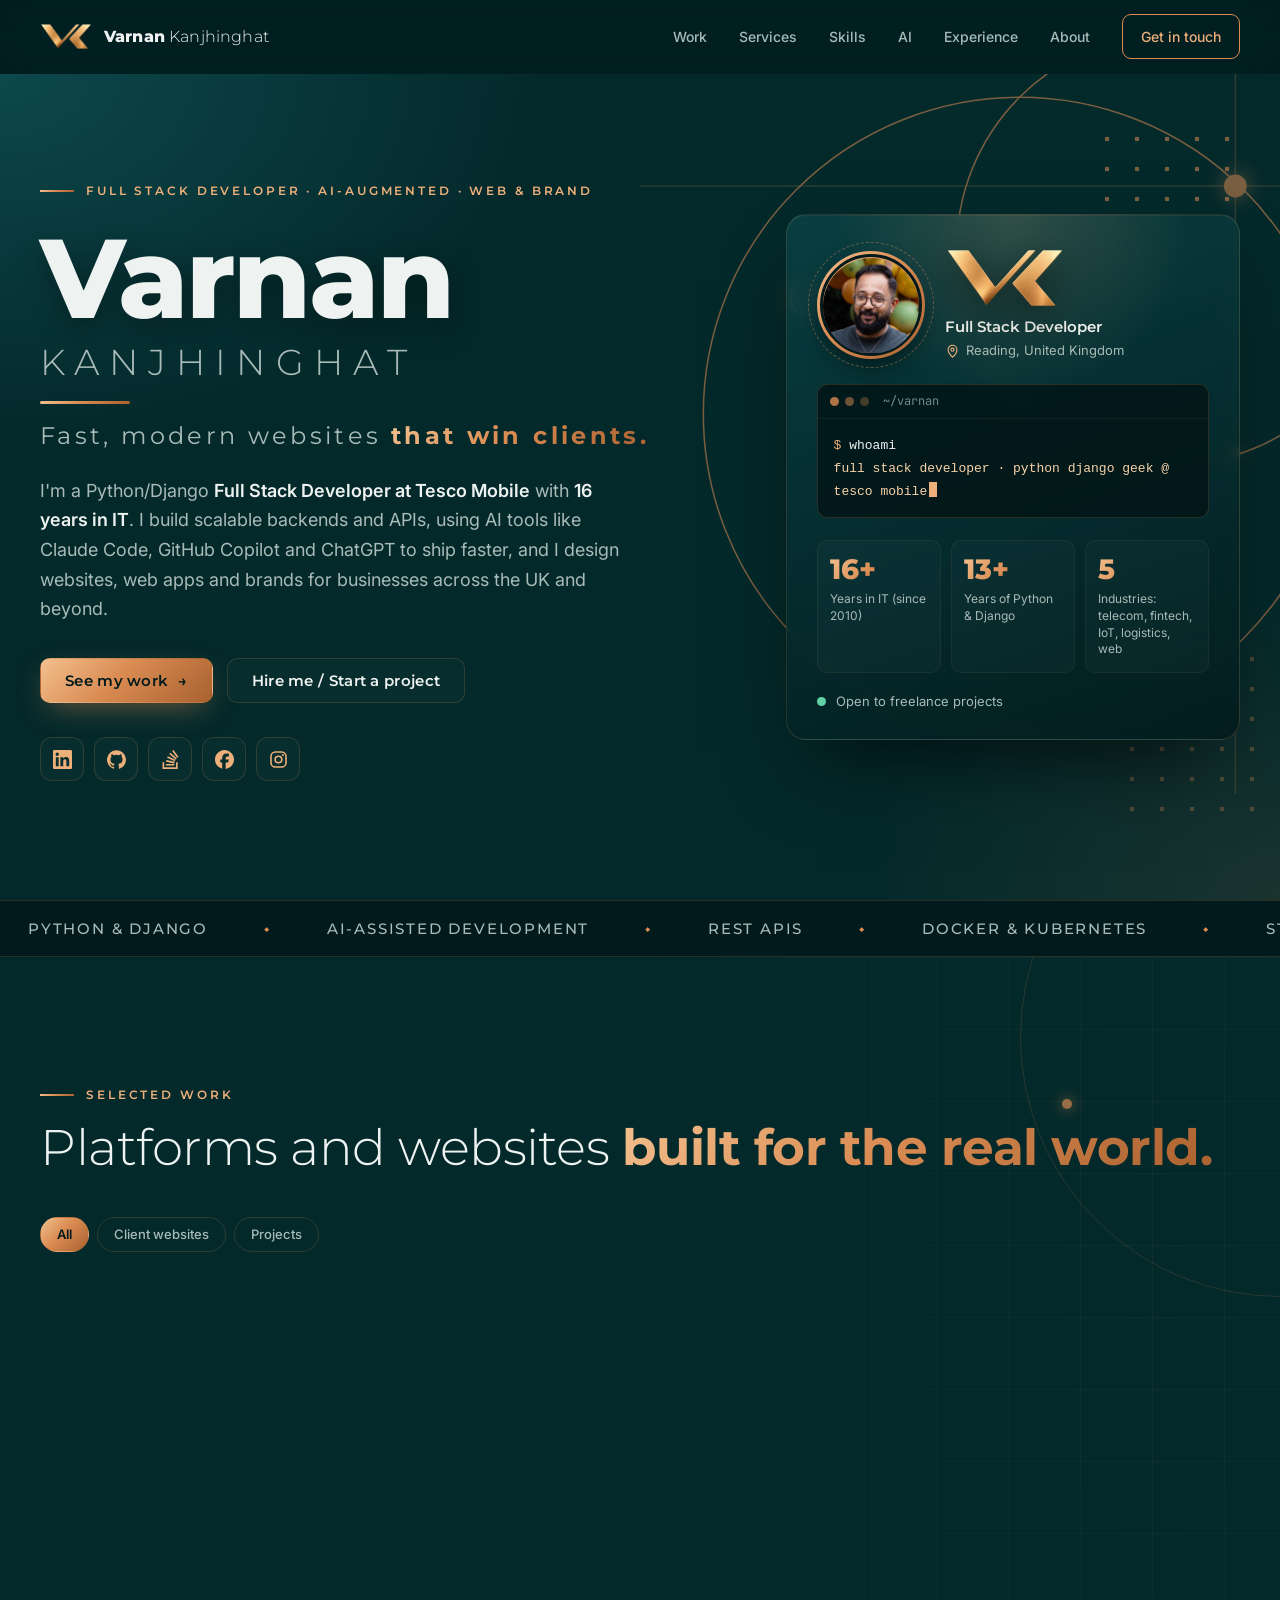
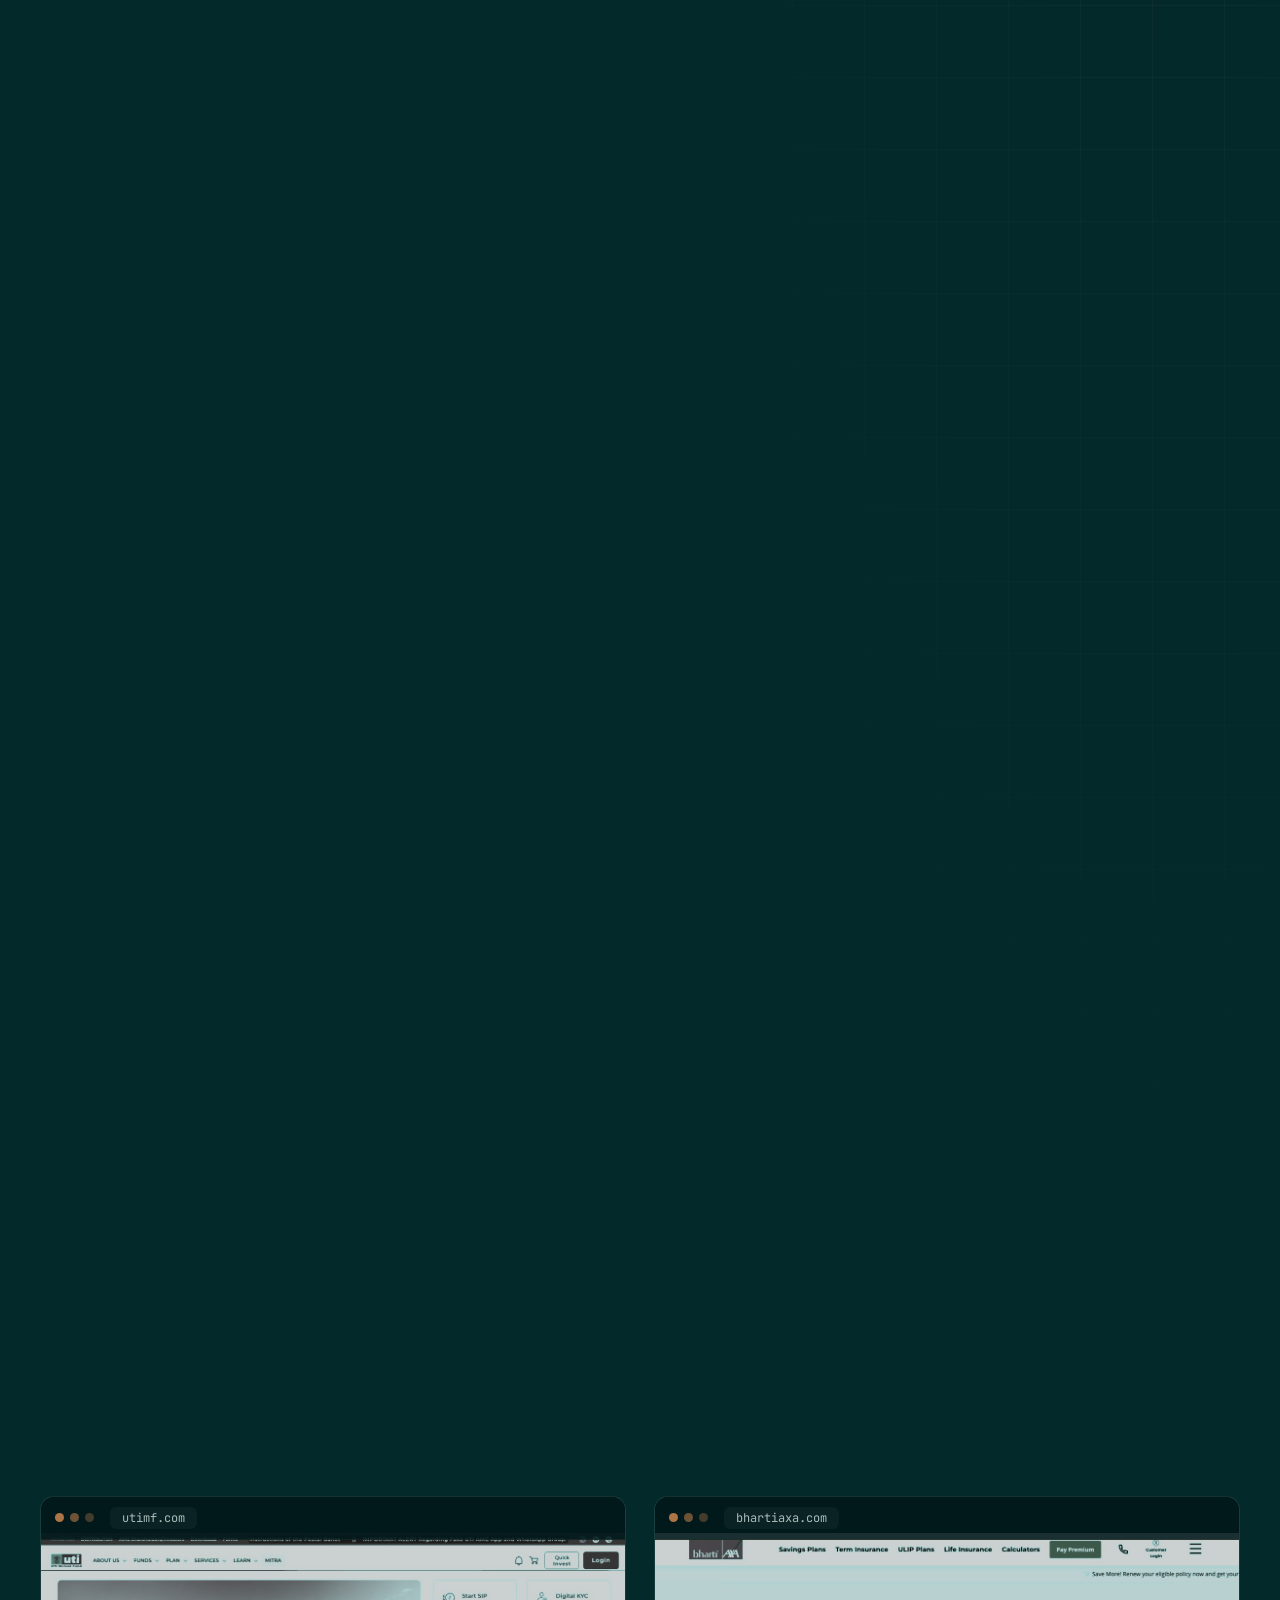
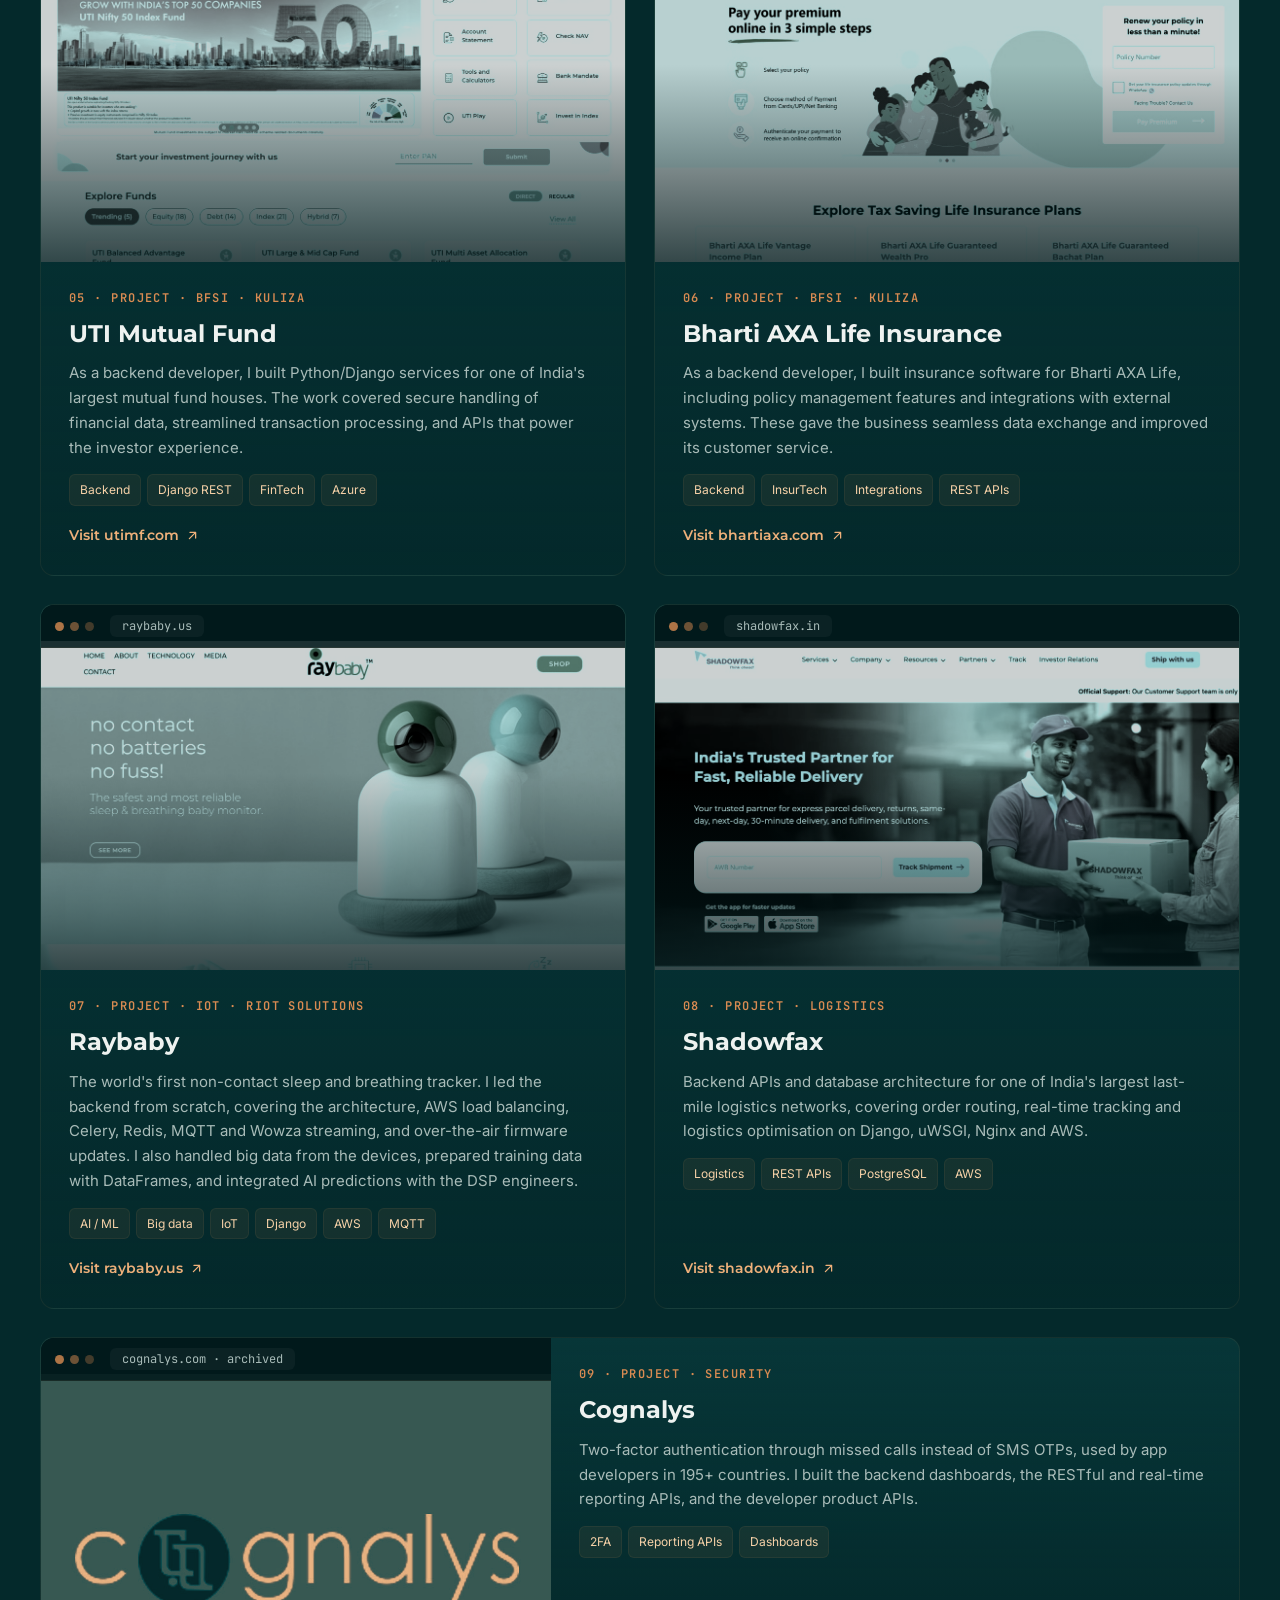
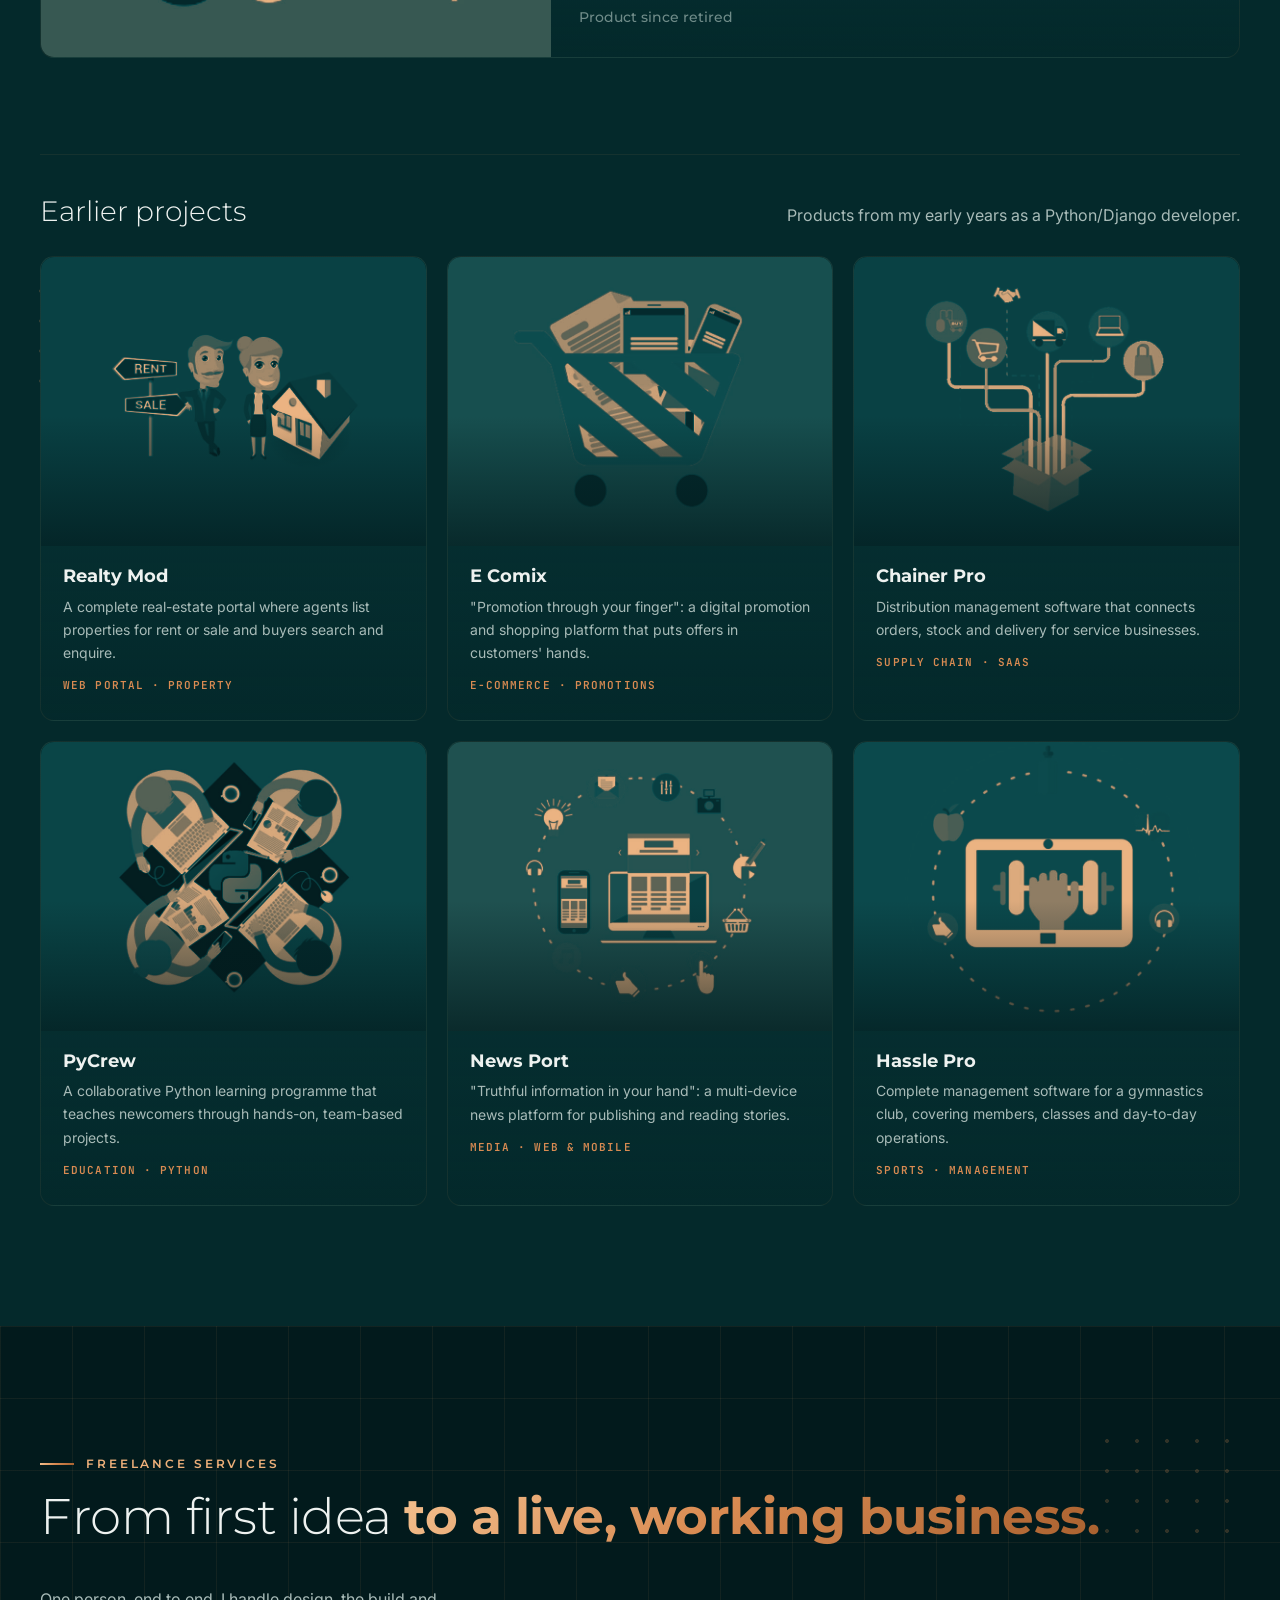
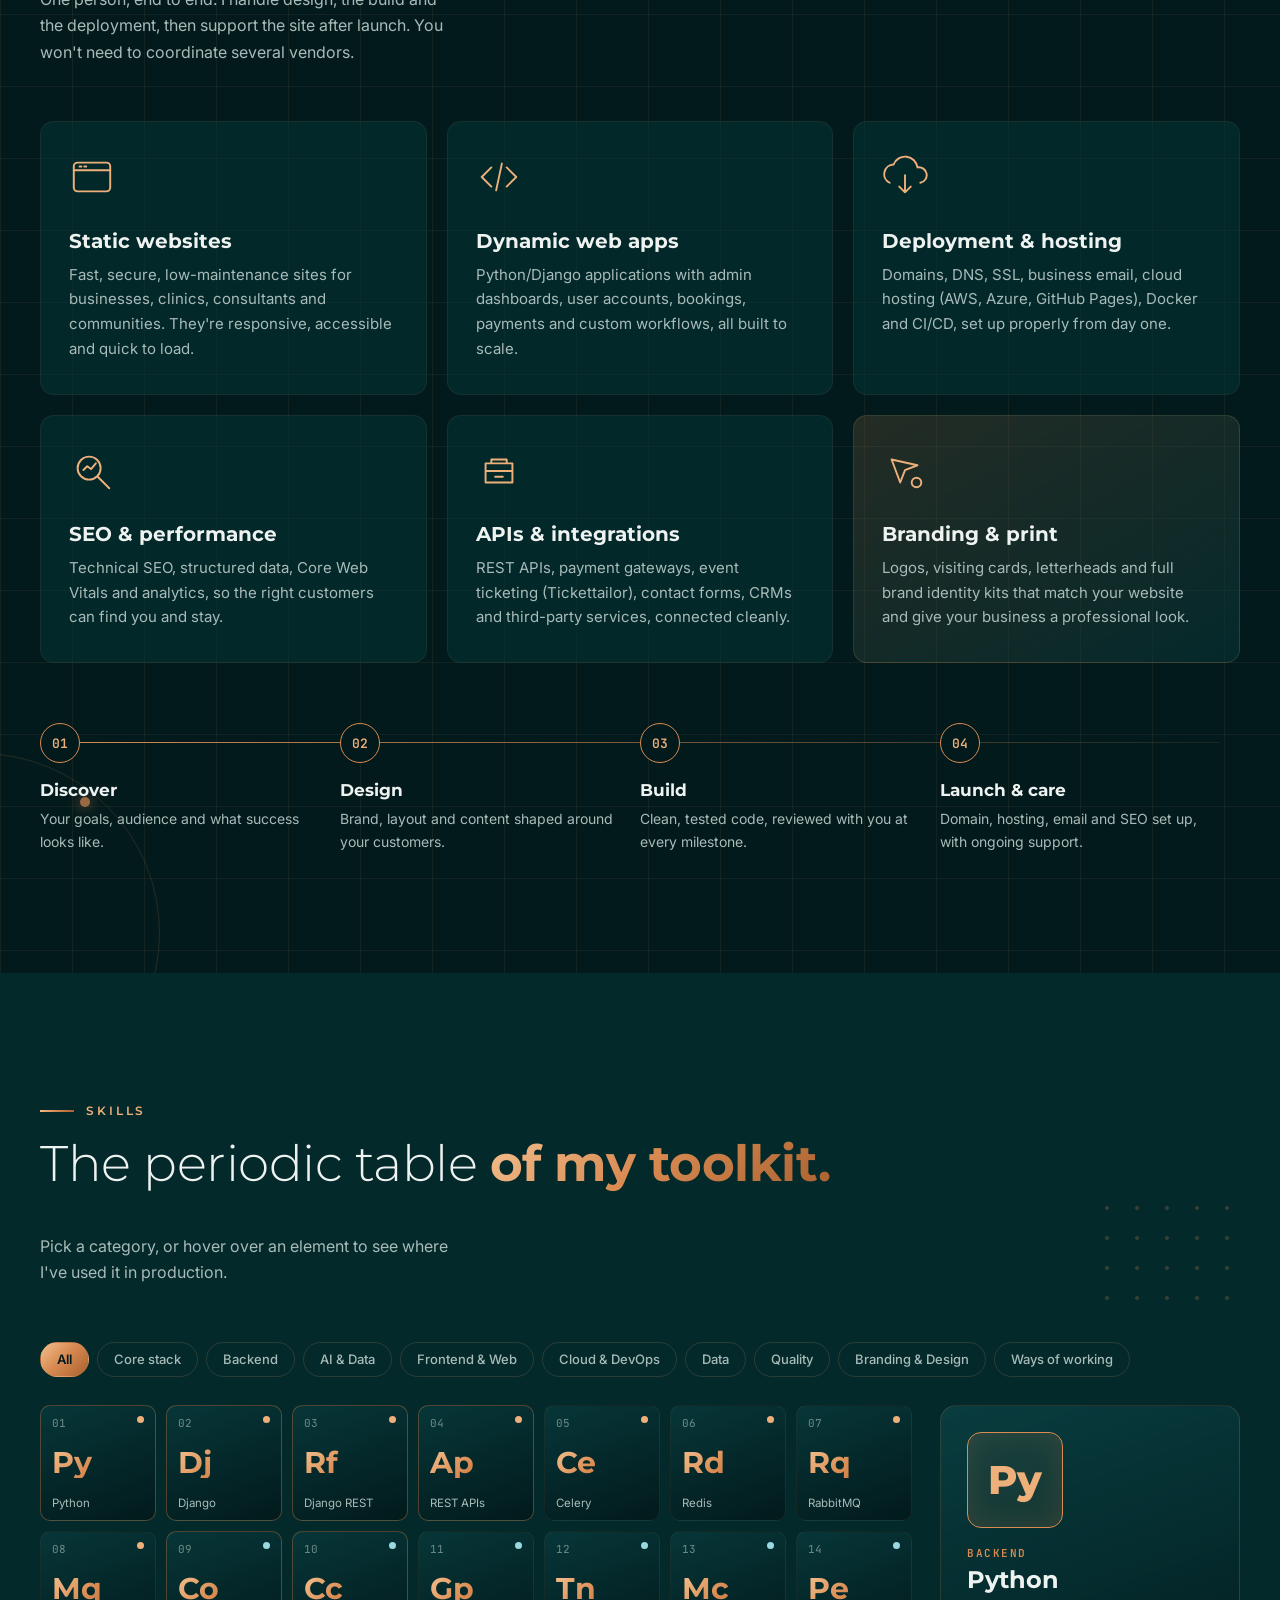
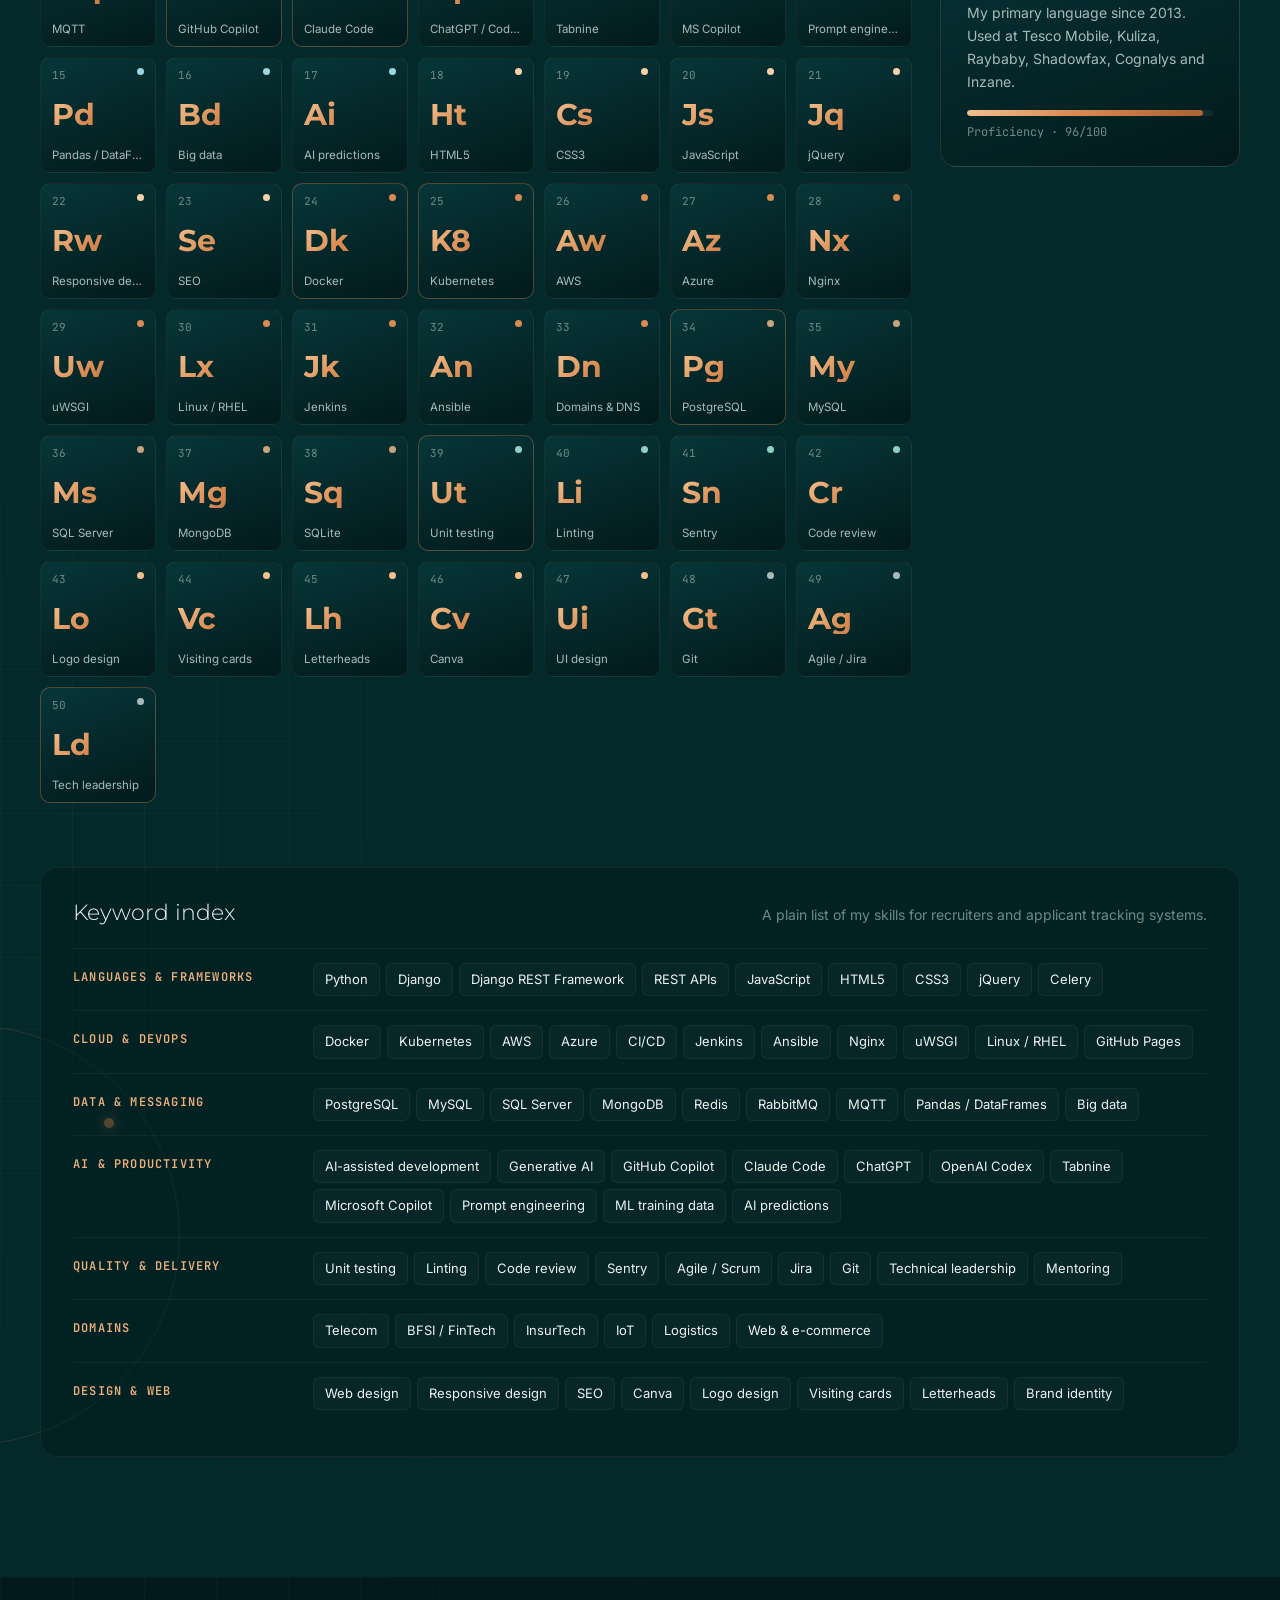
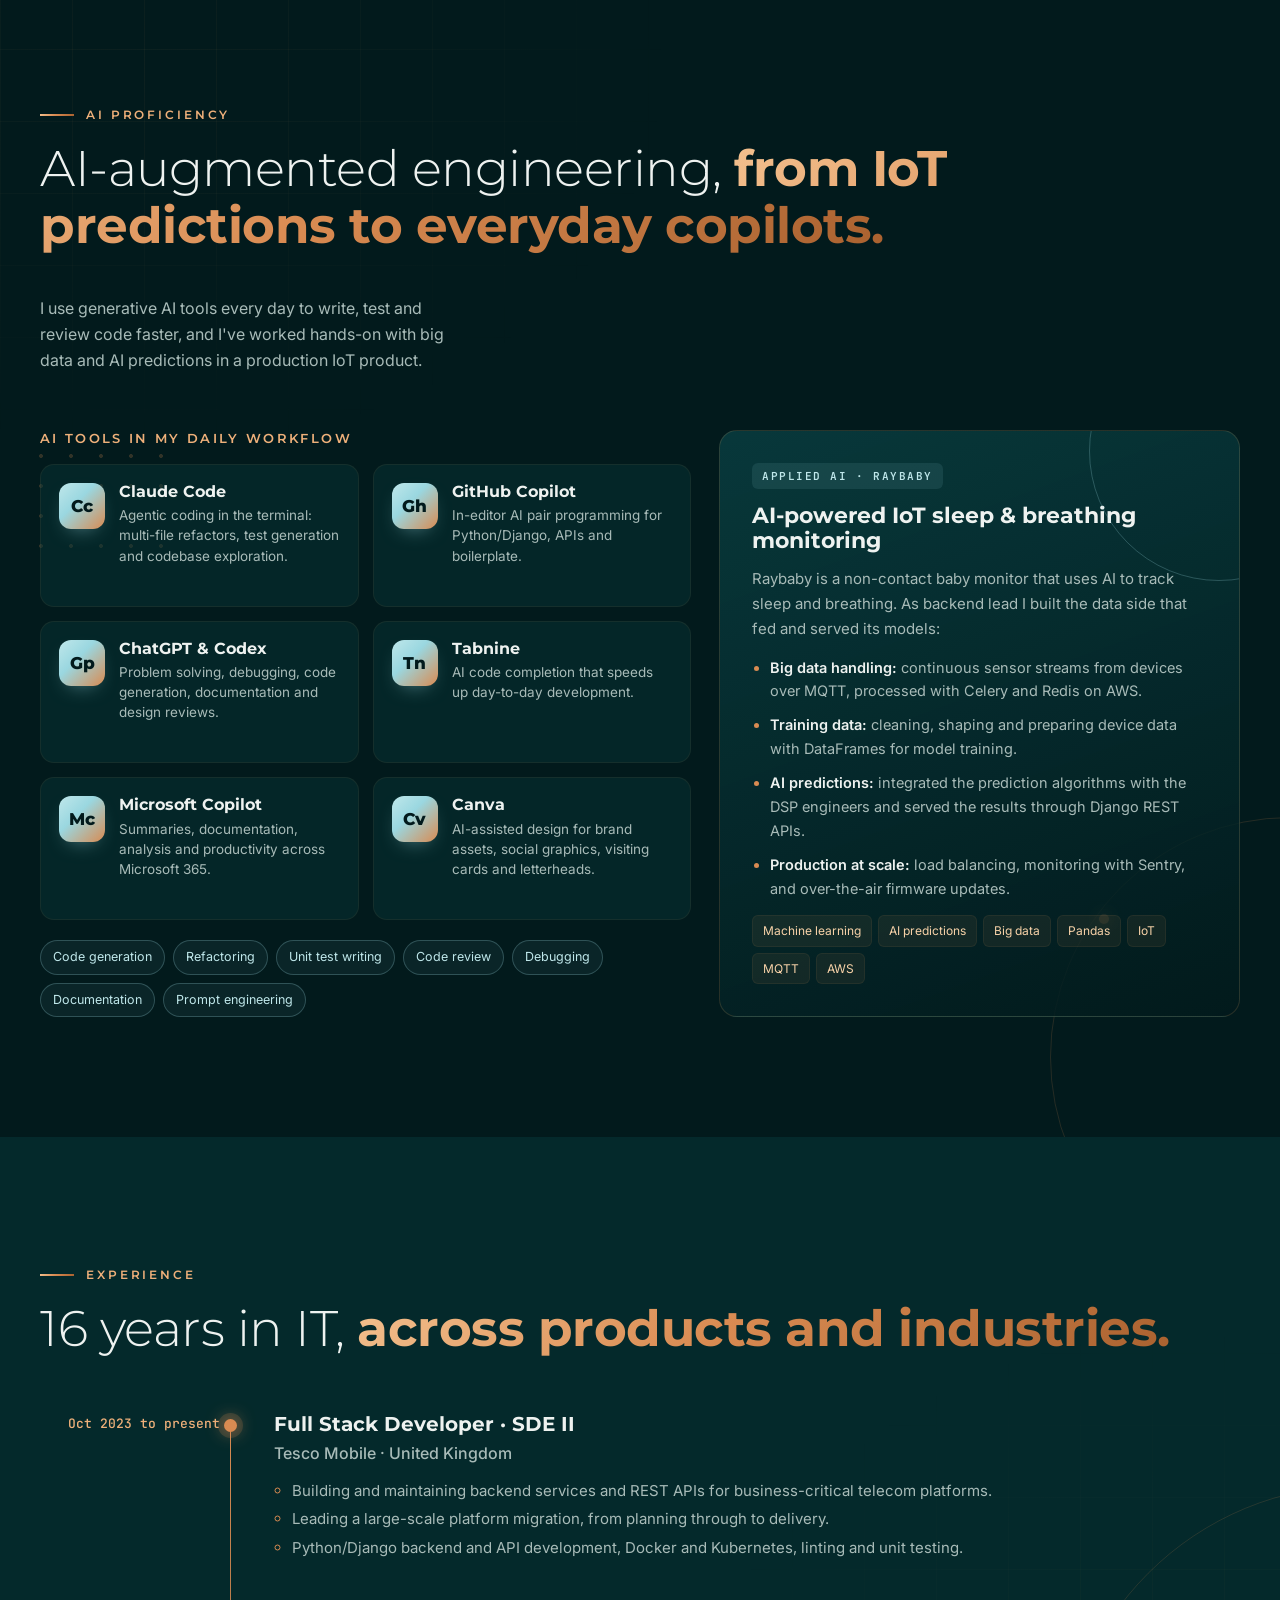
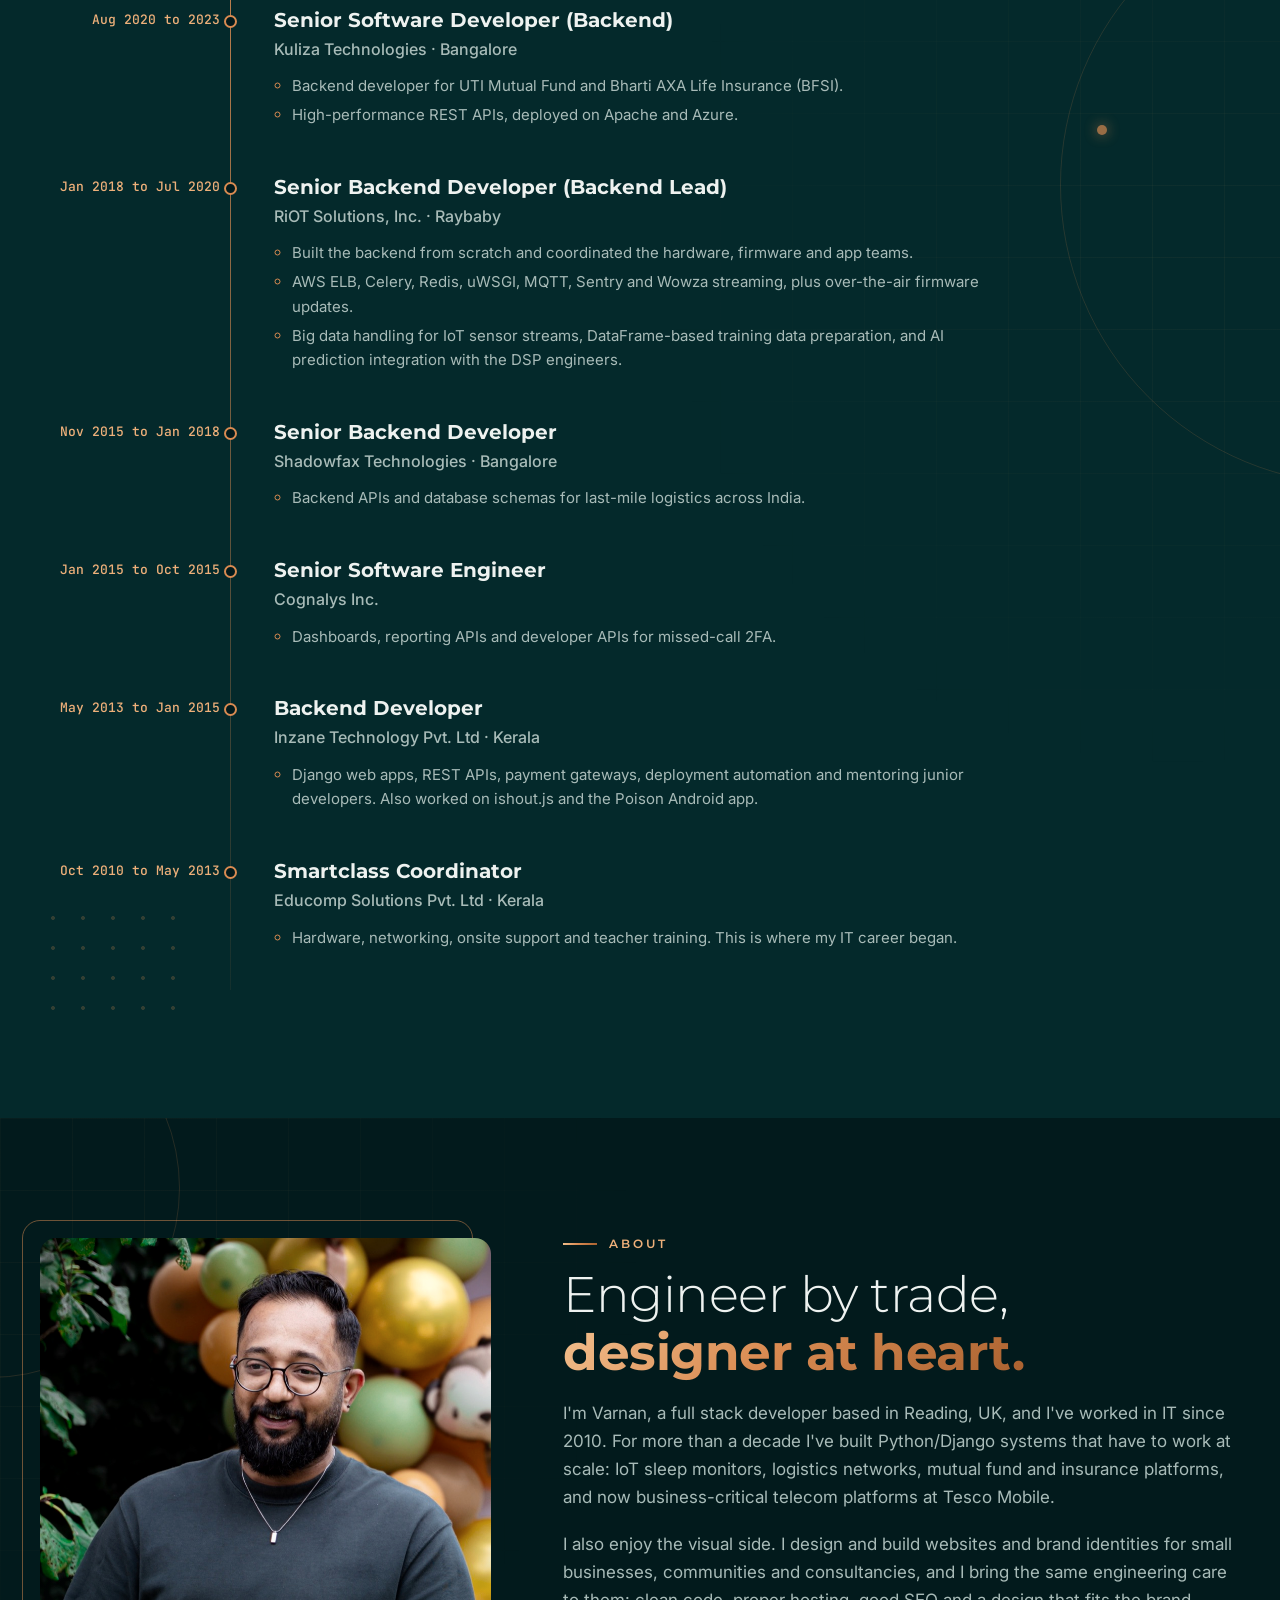
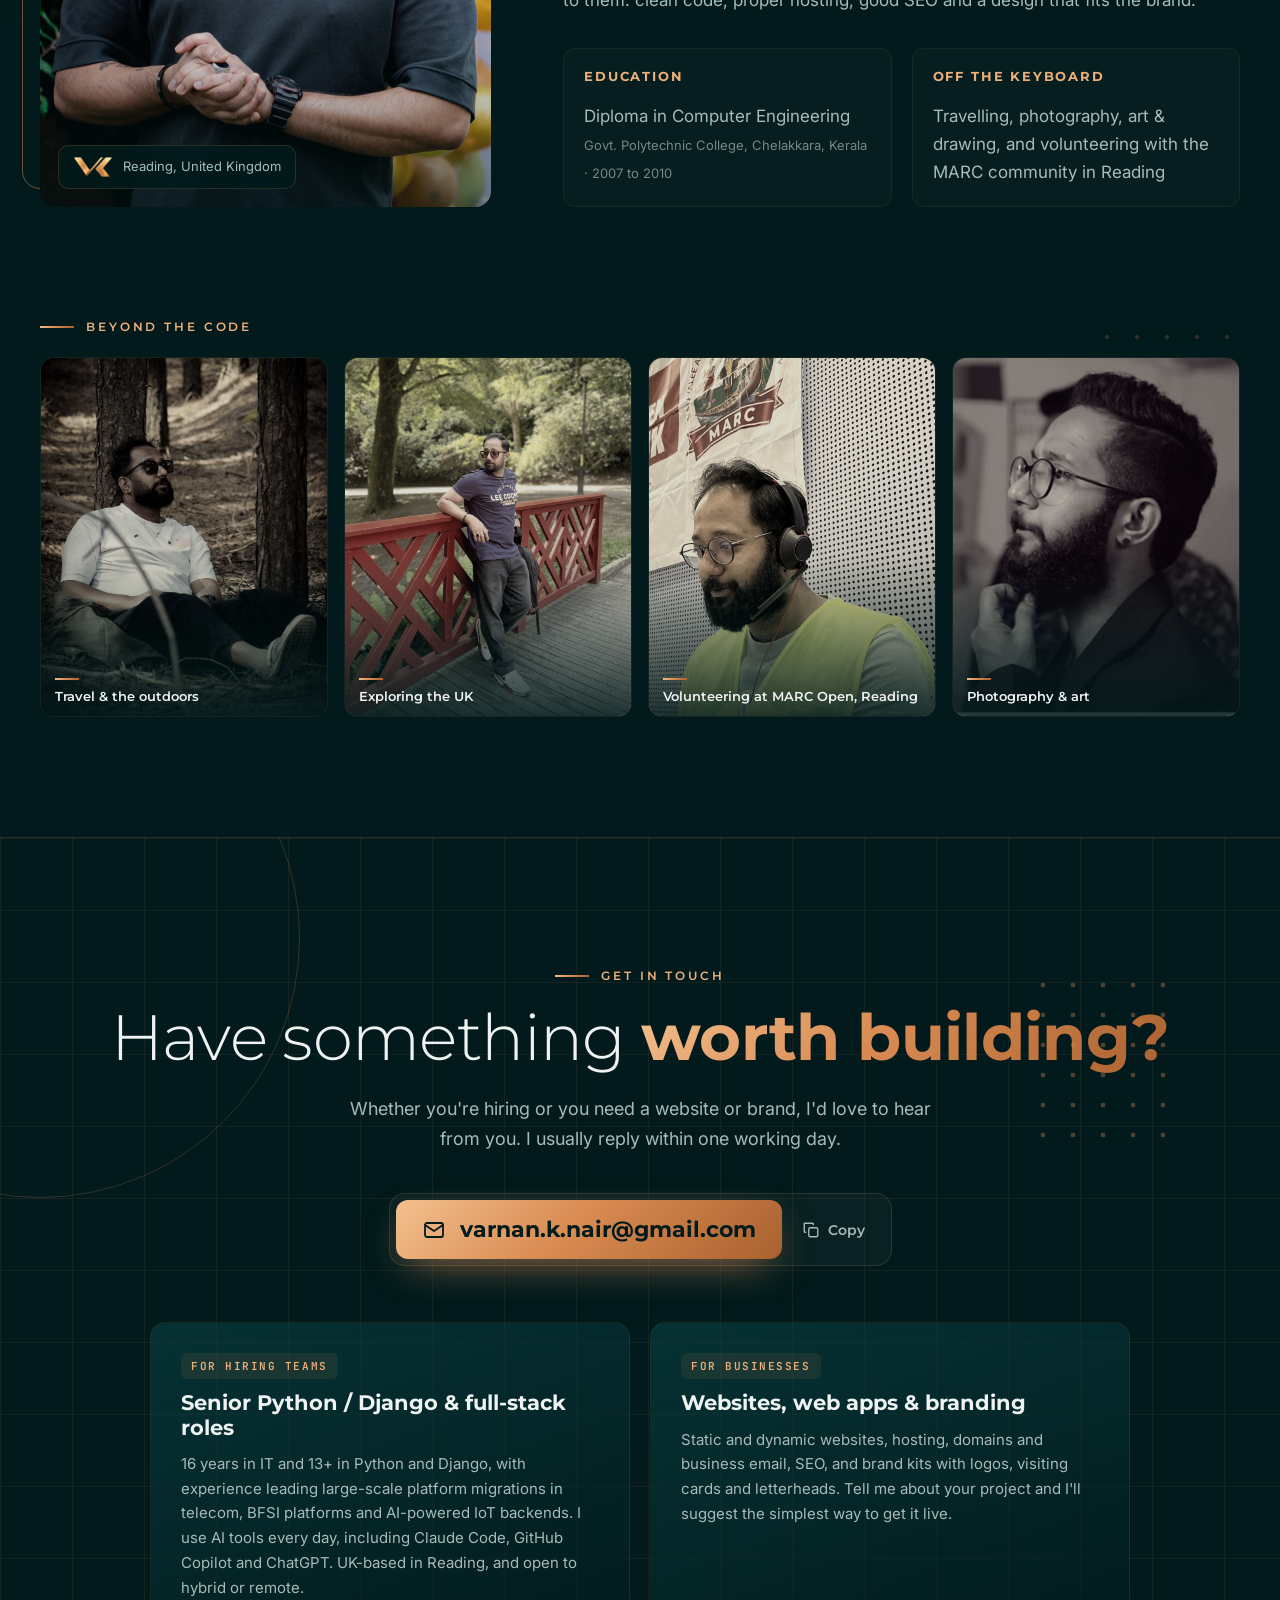
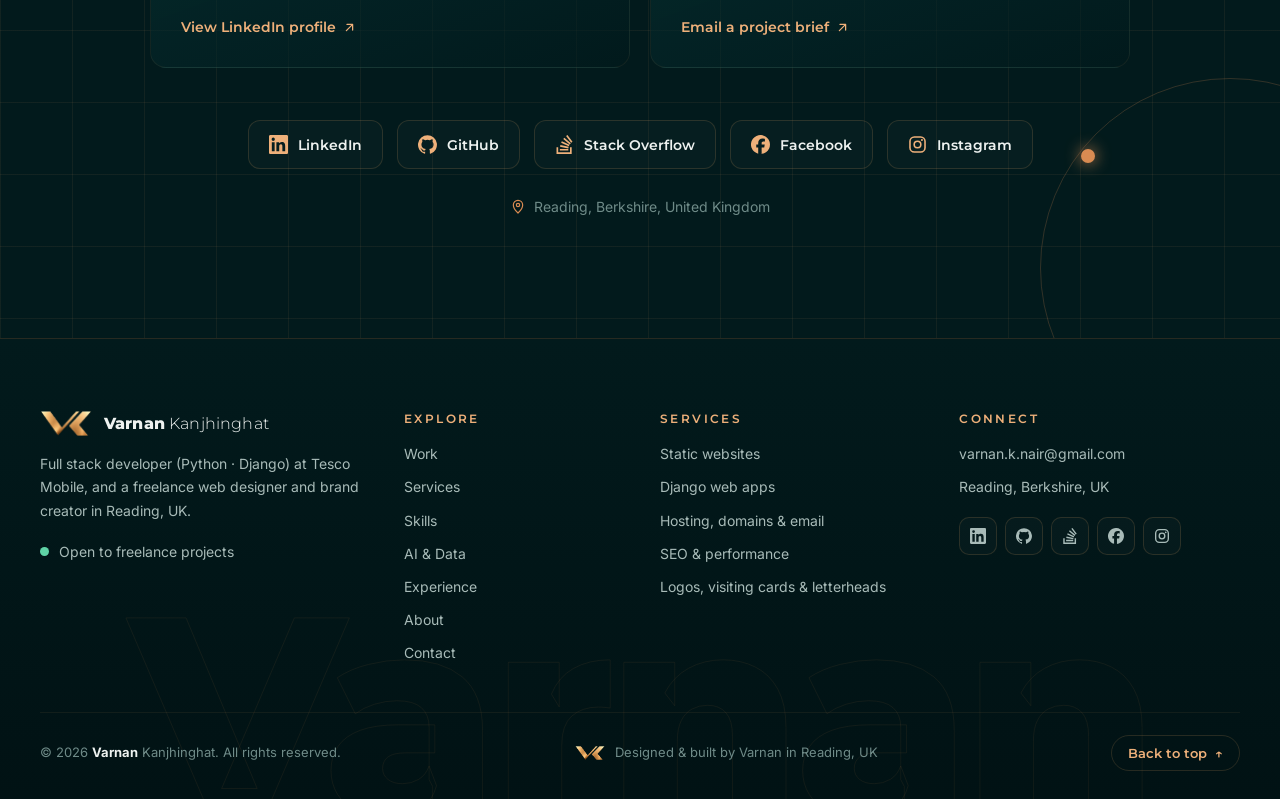
<file: about/index.html>
<!doctype html>
<html lang="en-GB">
<head>
  <meta charset="utf-8">
  <title>Varnan Kanjhinghat</title>
  <meta name="robots" content="noindex, follow">
  <link rel="canonical" href="https://varnanknair.me/">
  <meta http-equiv="refresh" content="0; url=/?s=about">
  <script>location.replace('/?s=about');</script>
  <style>body{margin:0;background:#021a1c}</style>
</head>
<body></body>
</html>
</file>
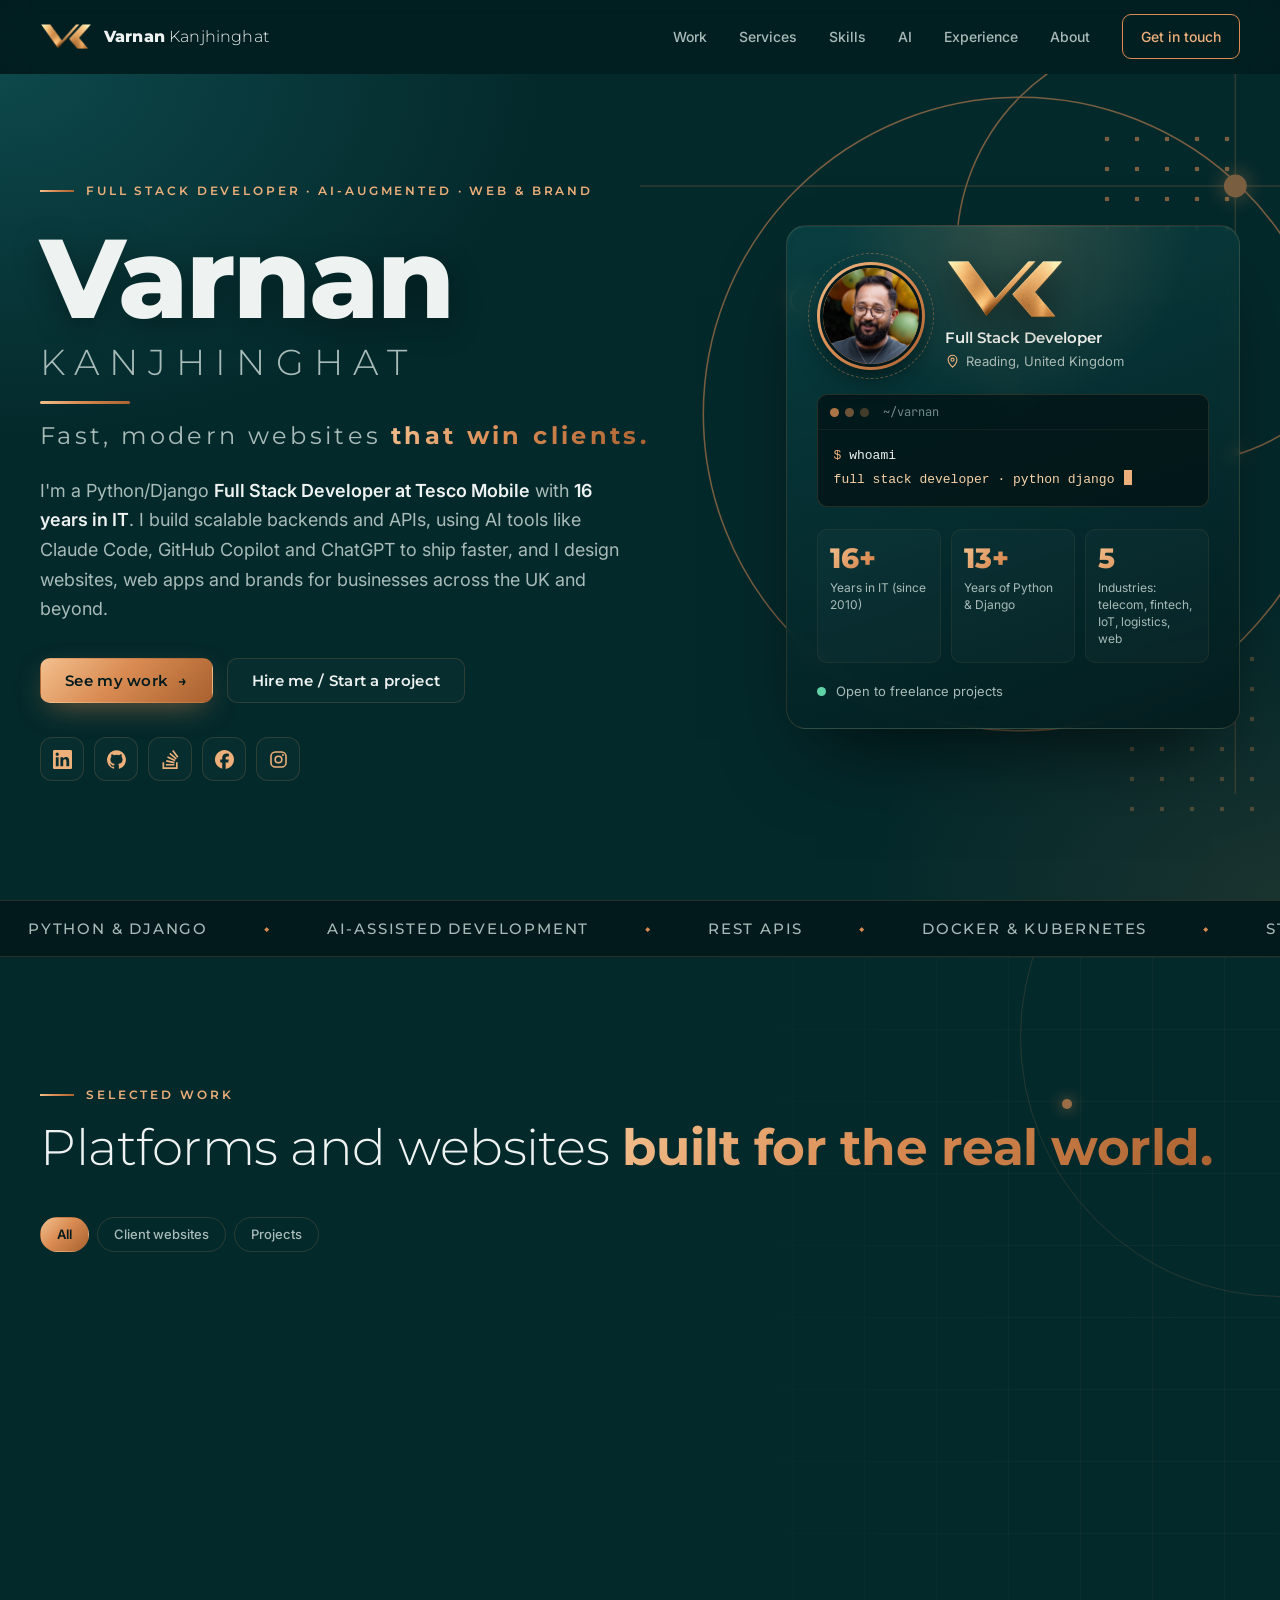
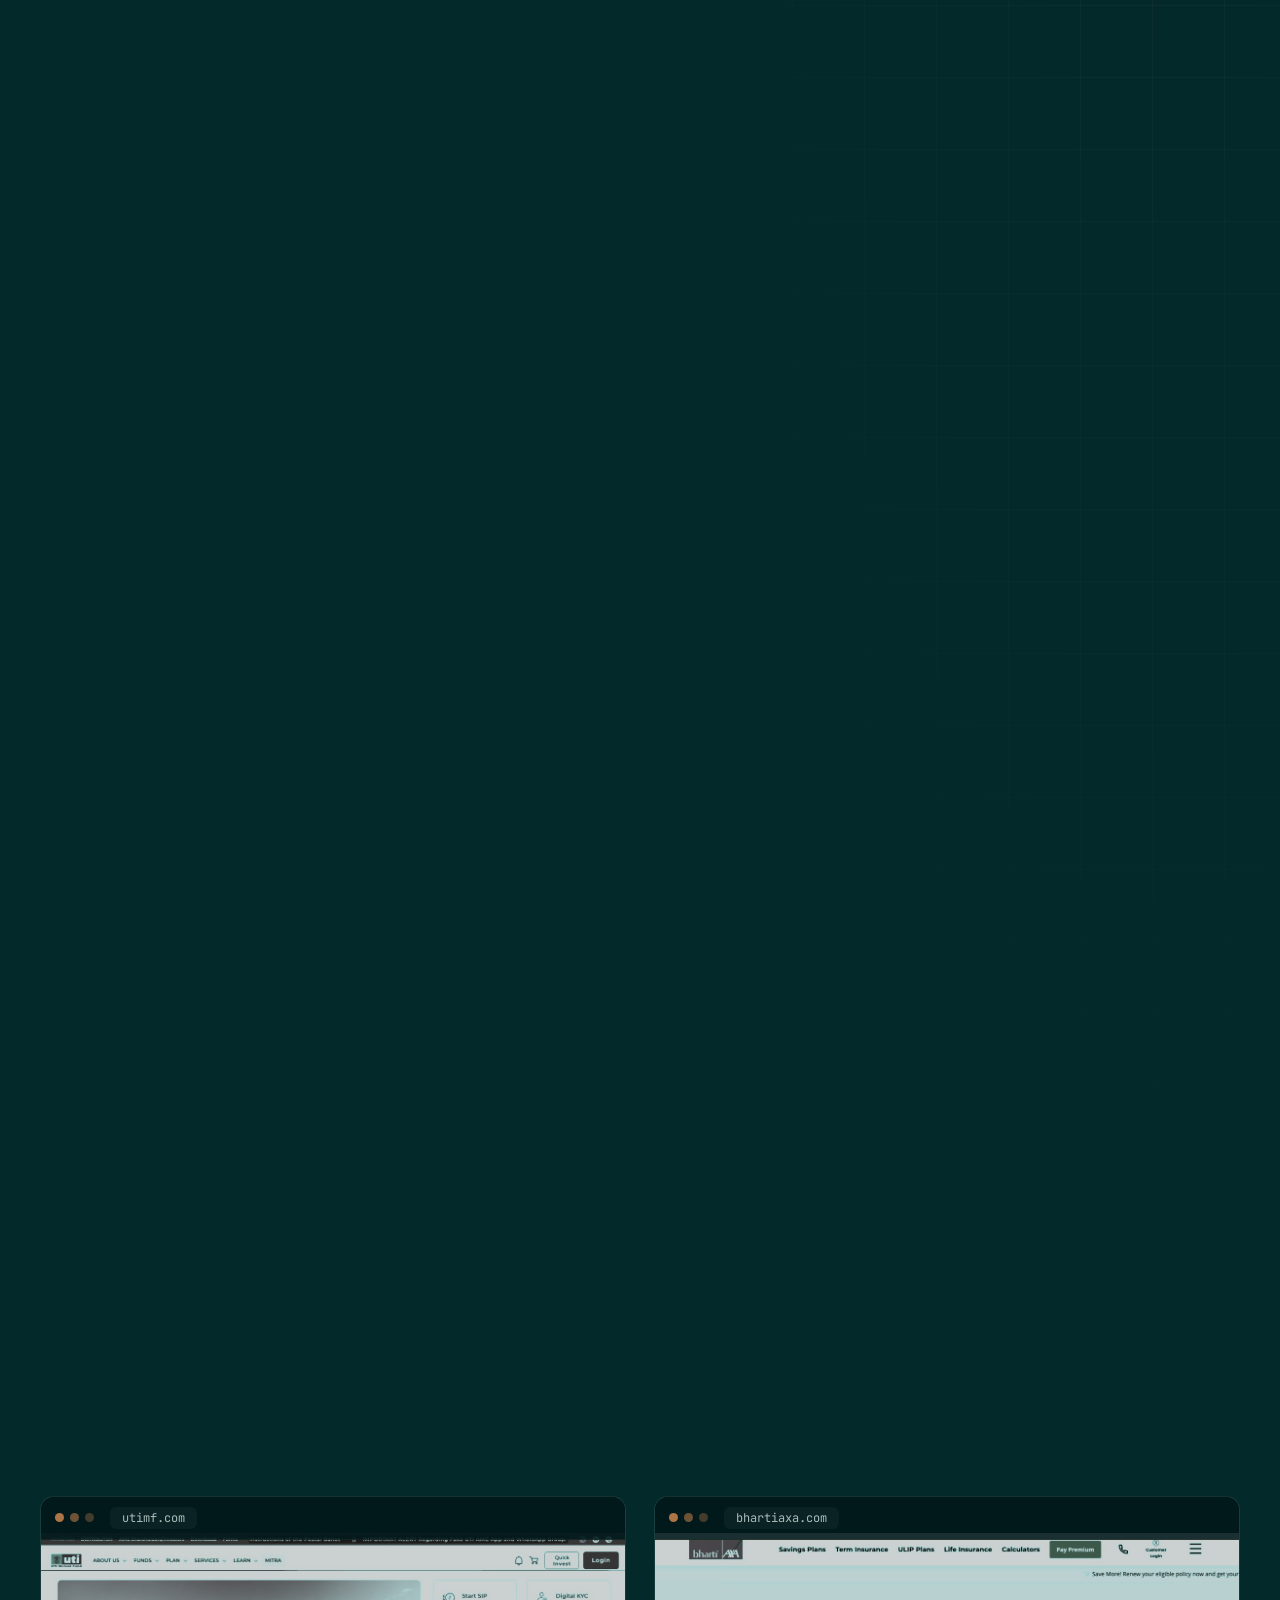
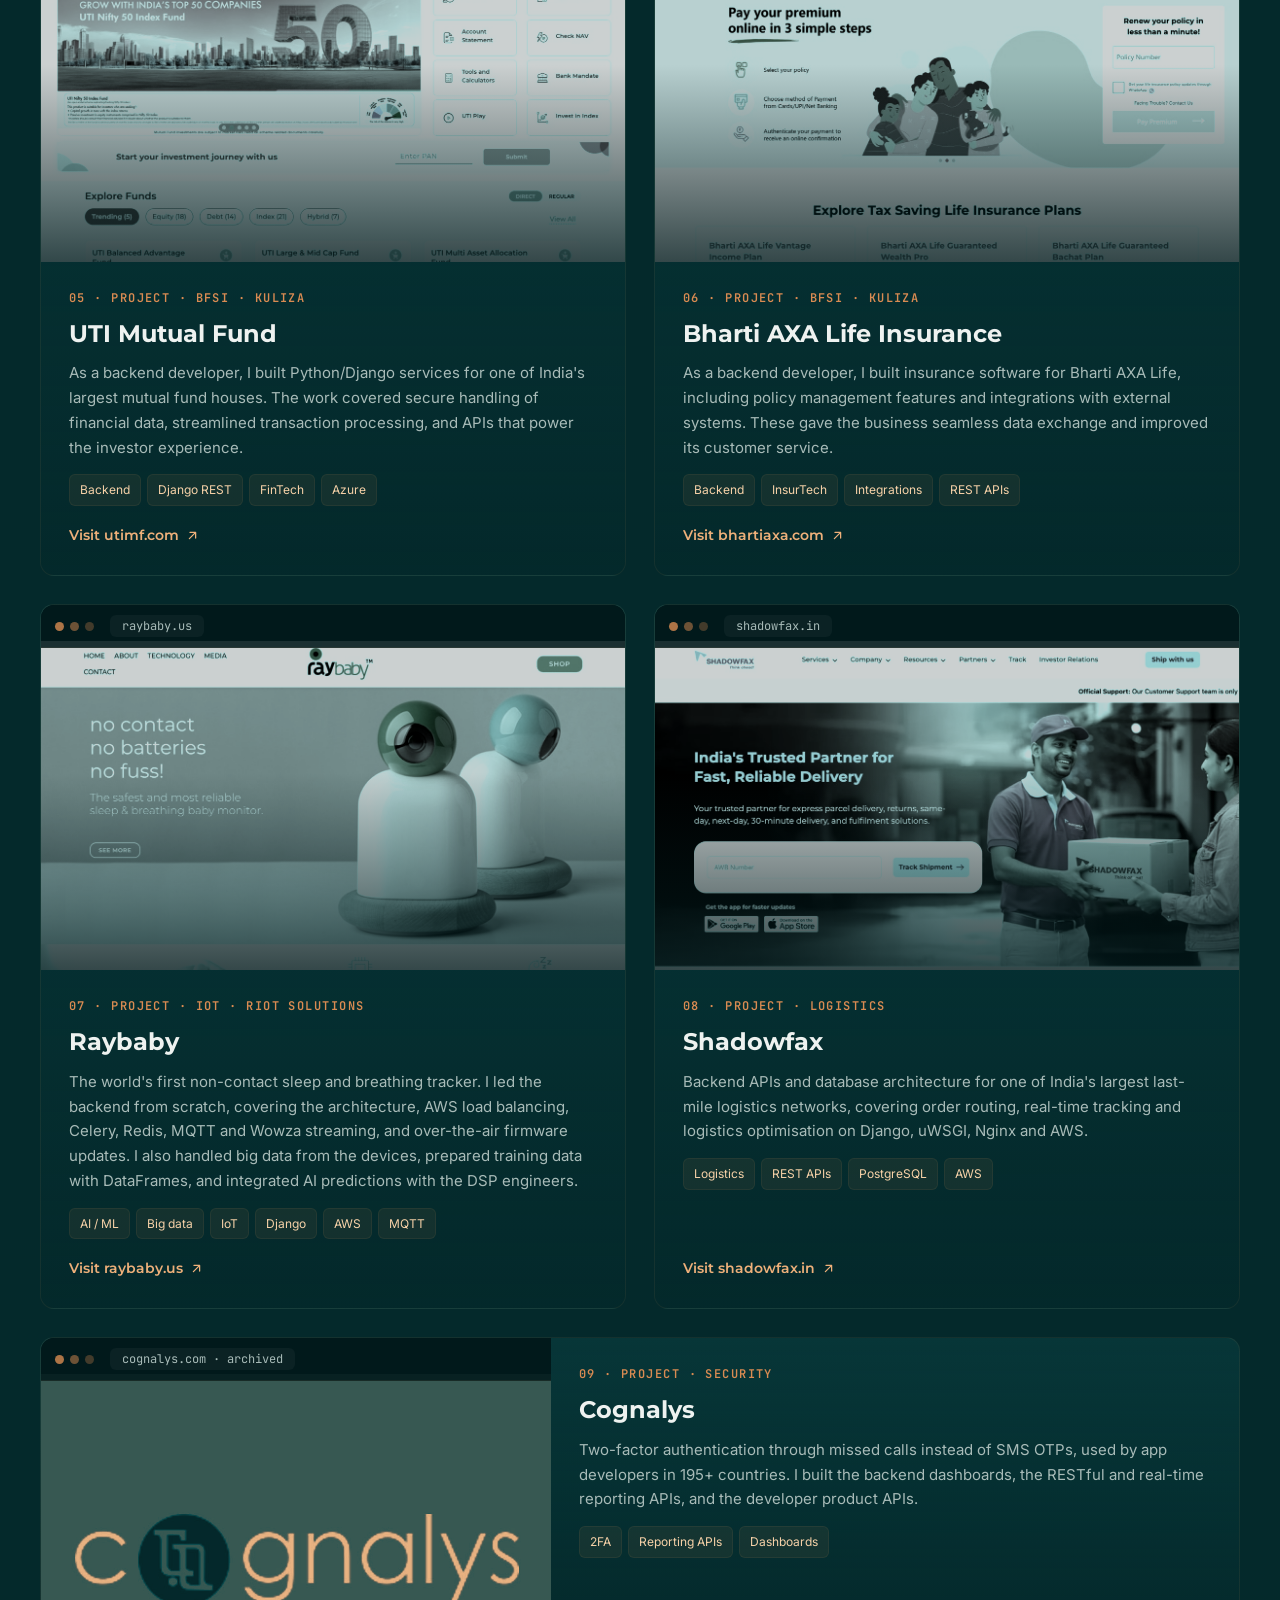
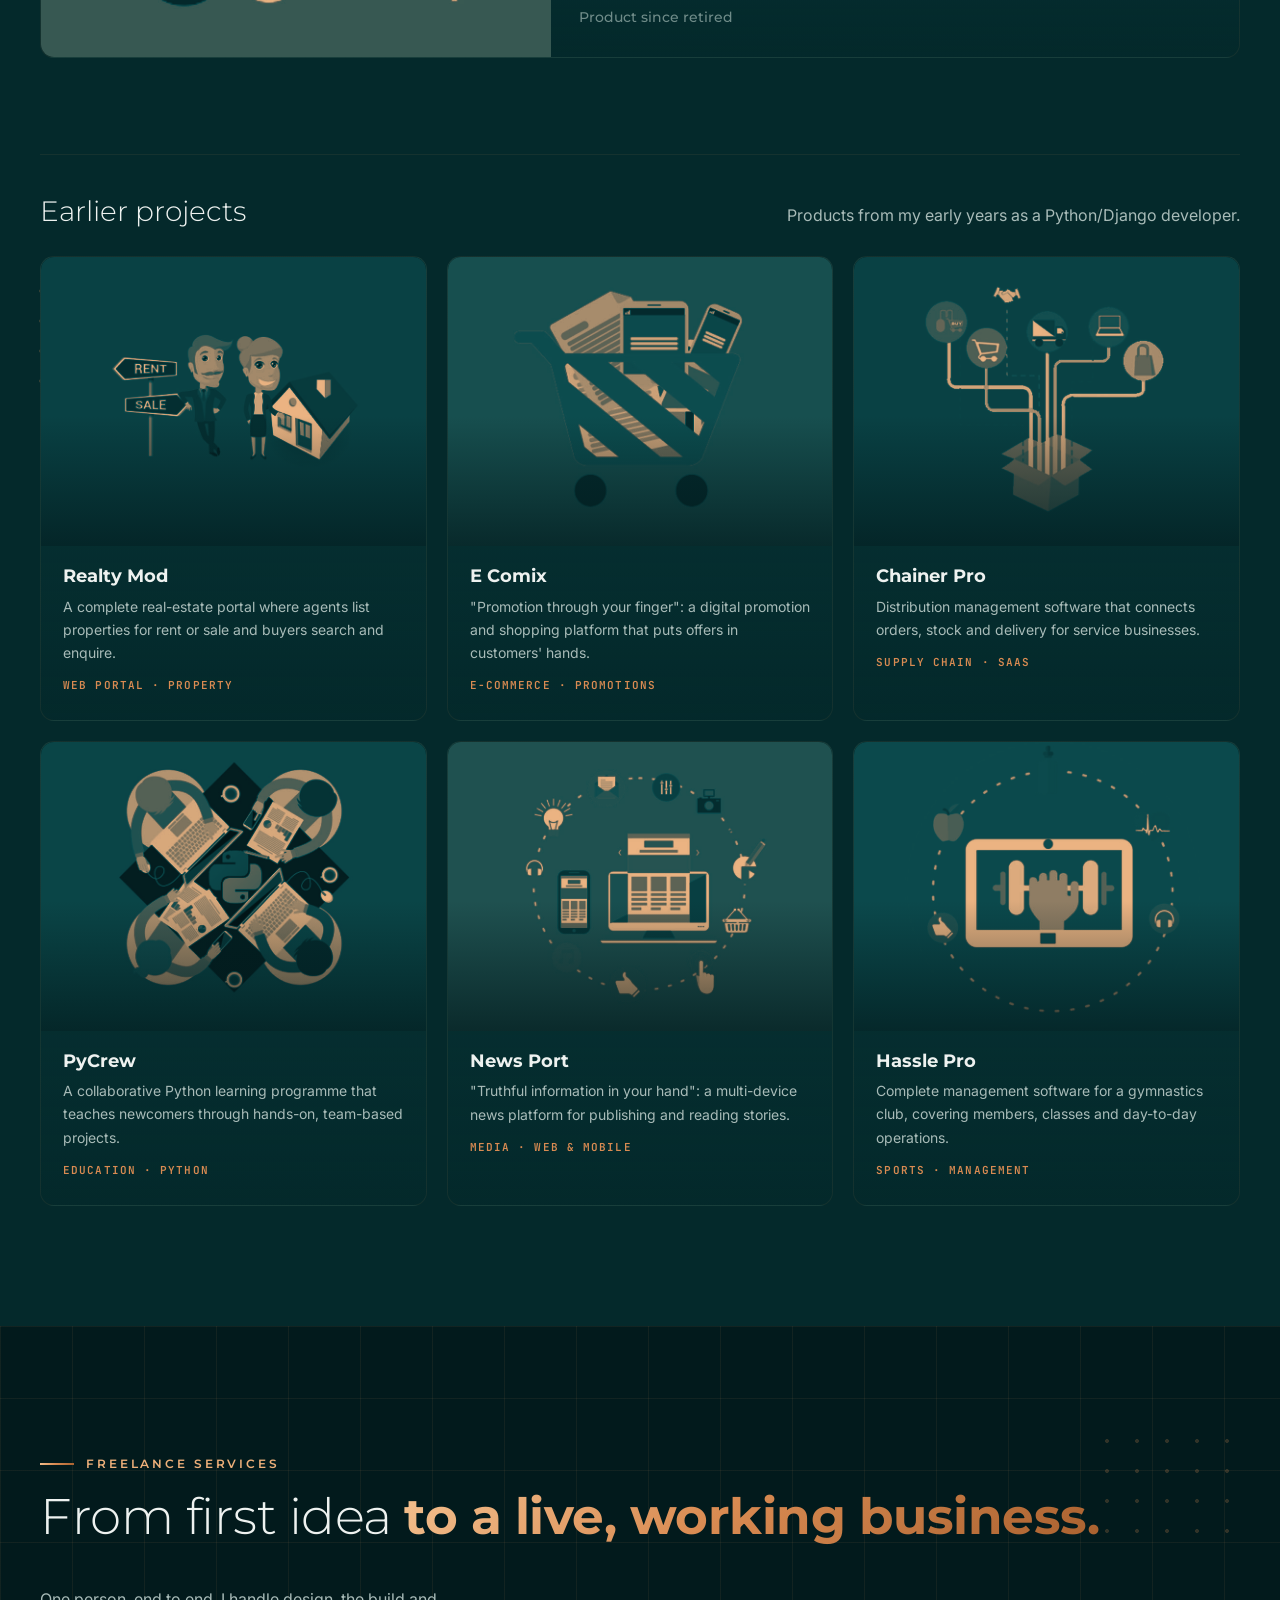
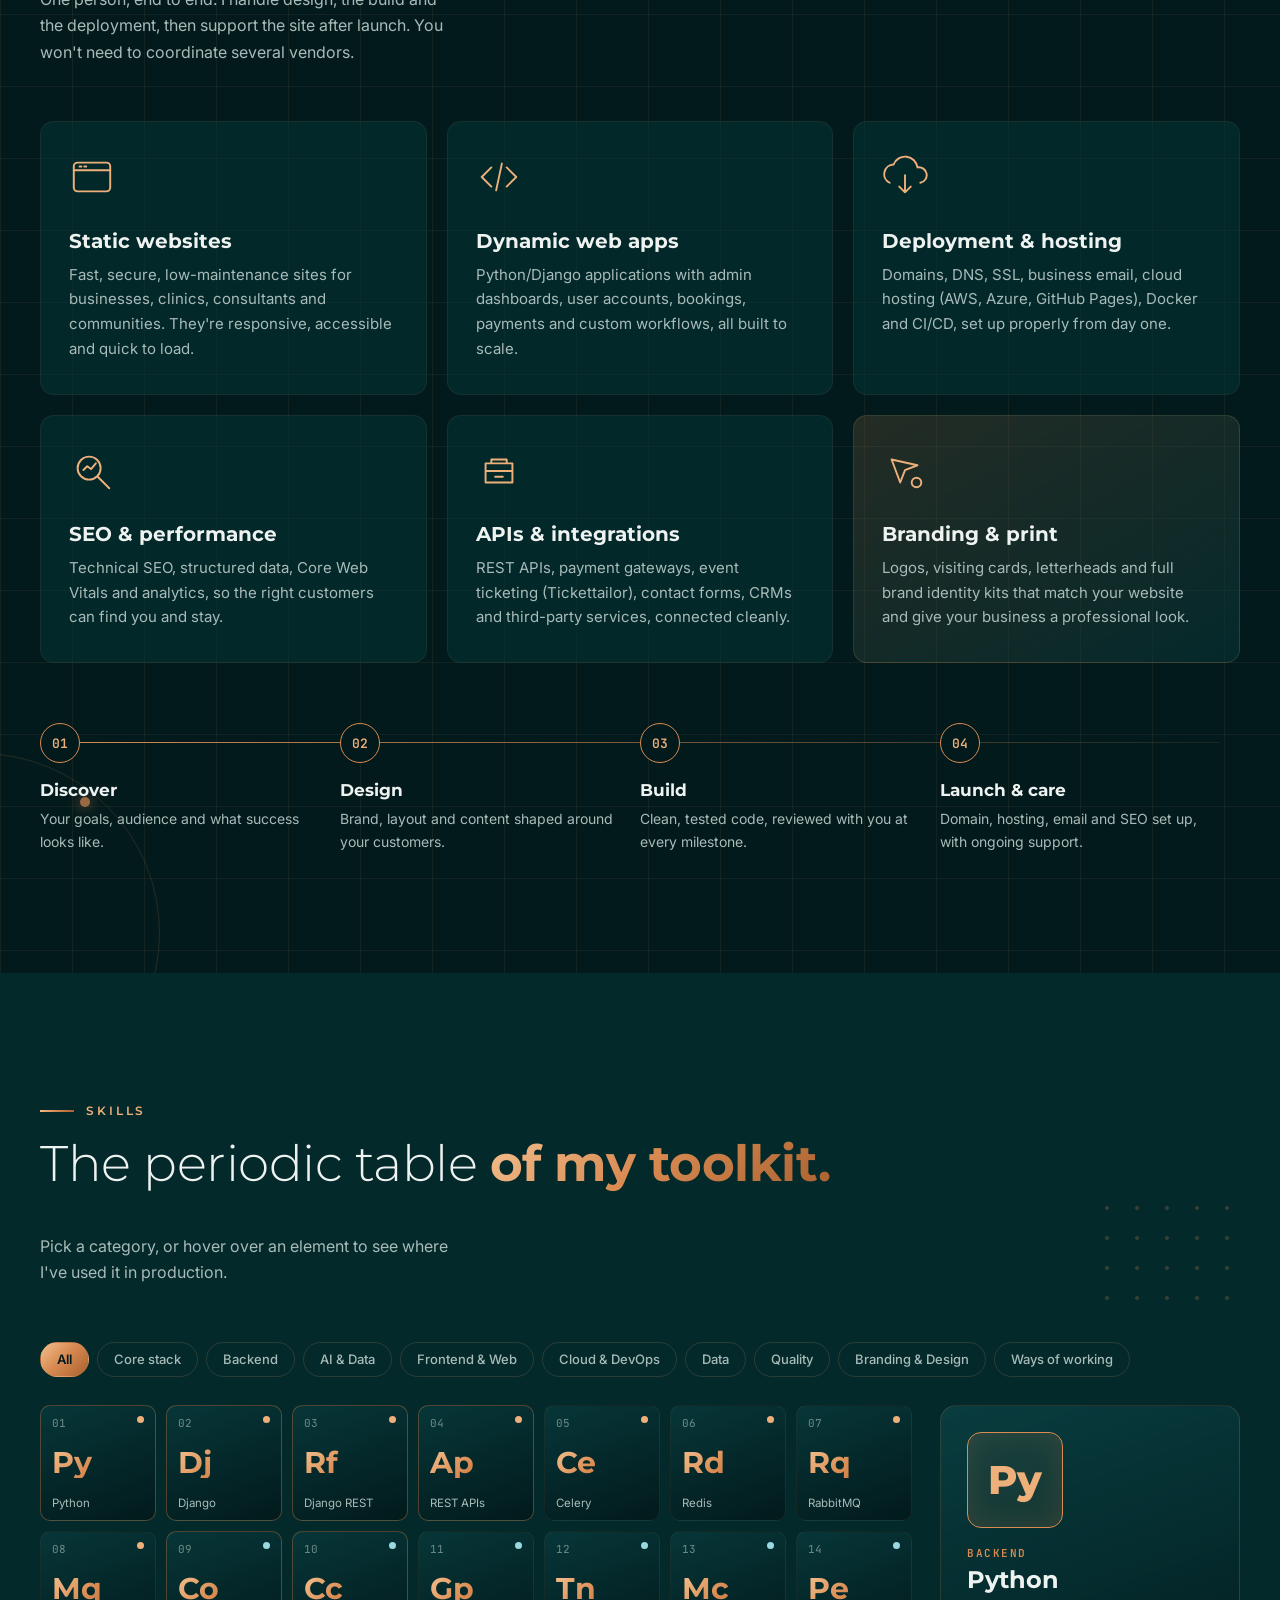
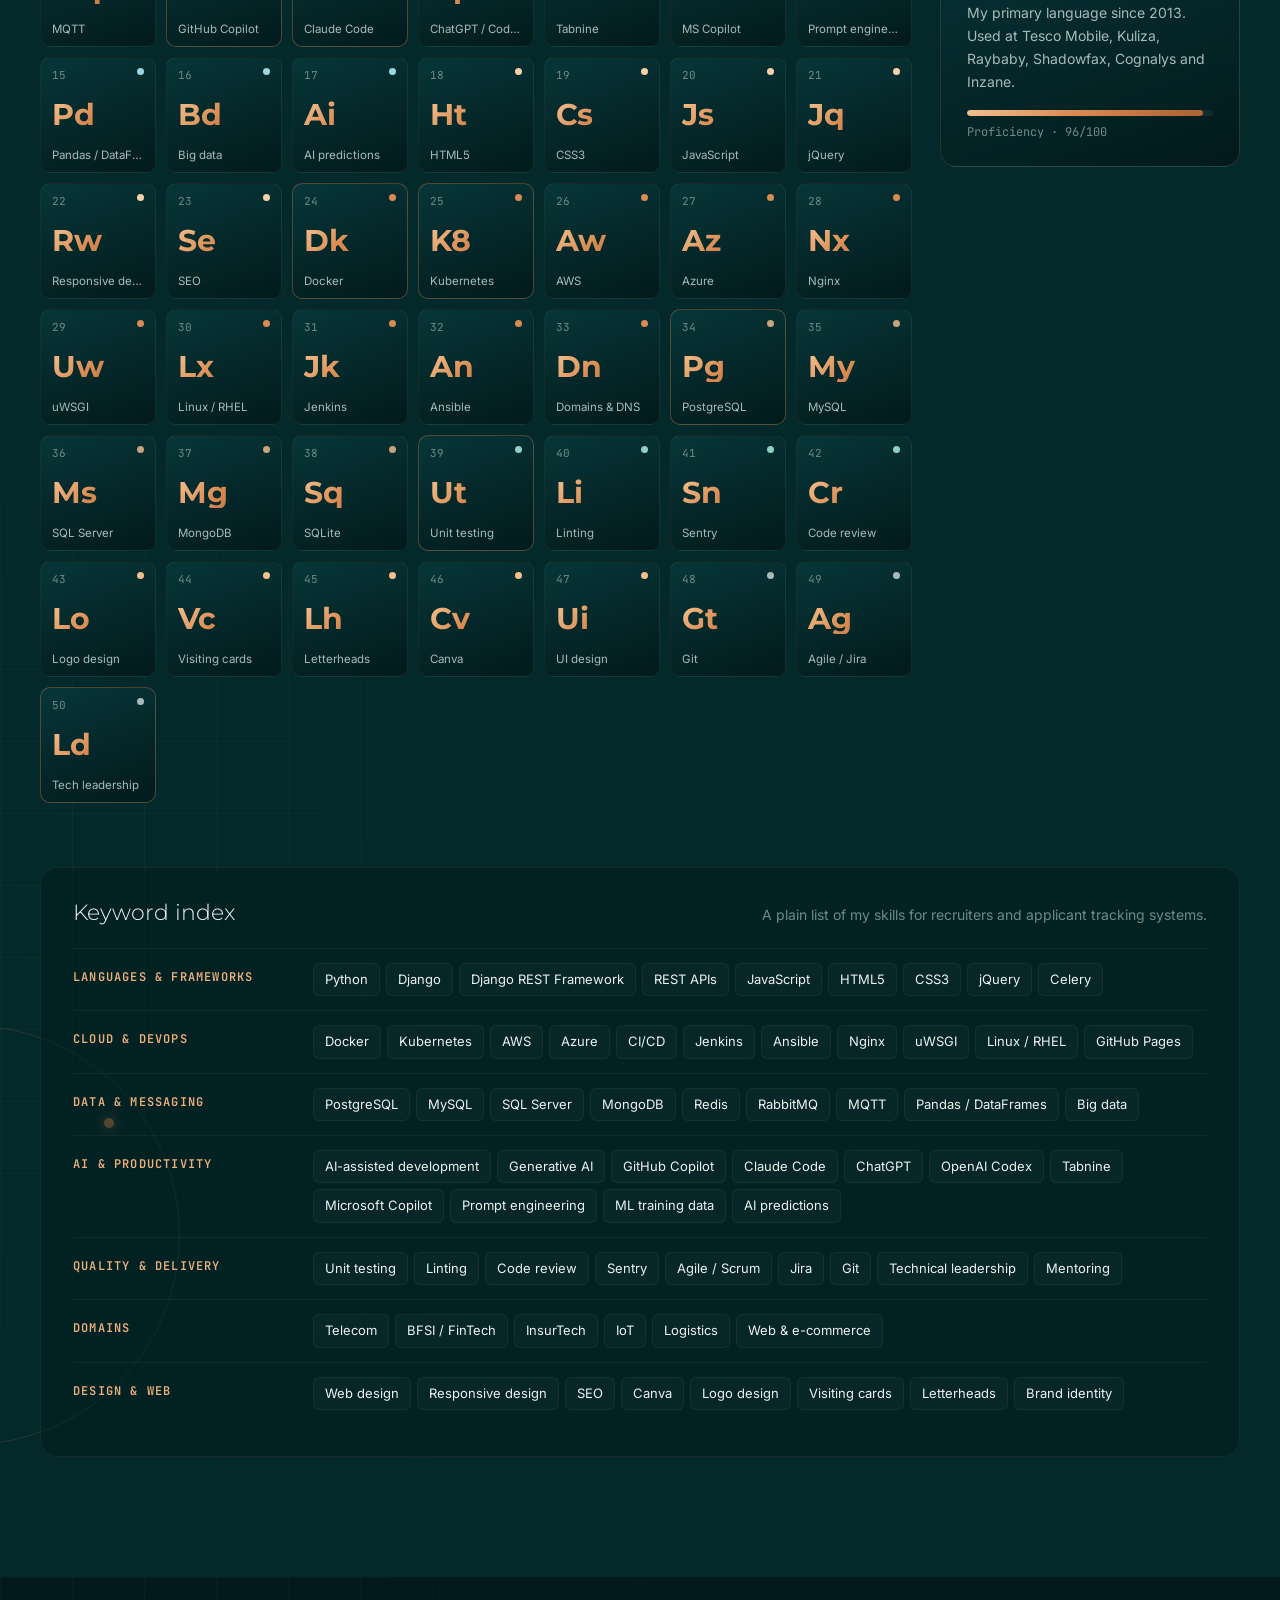
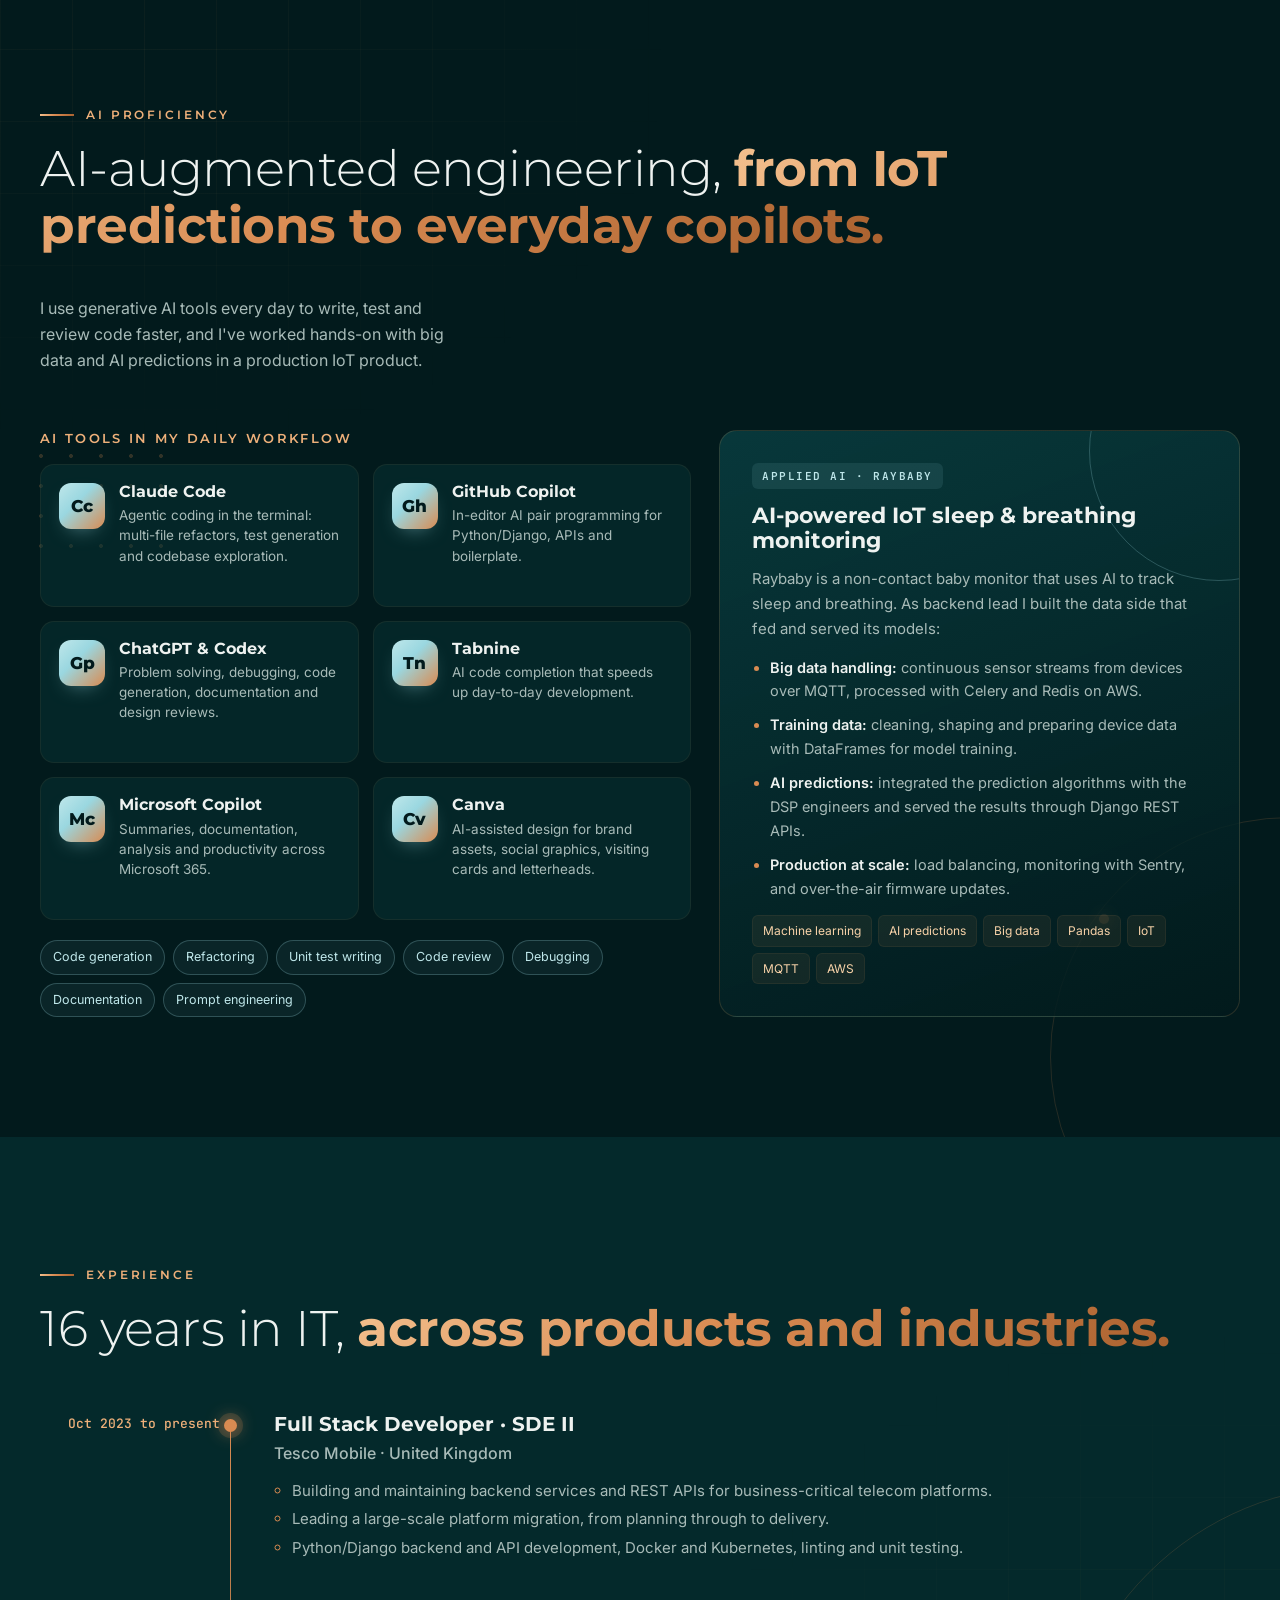
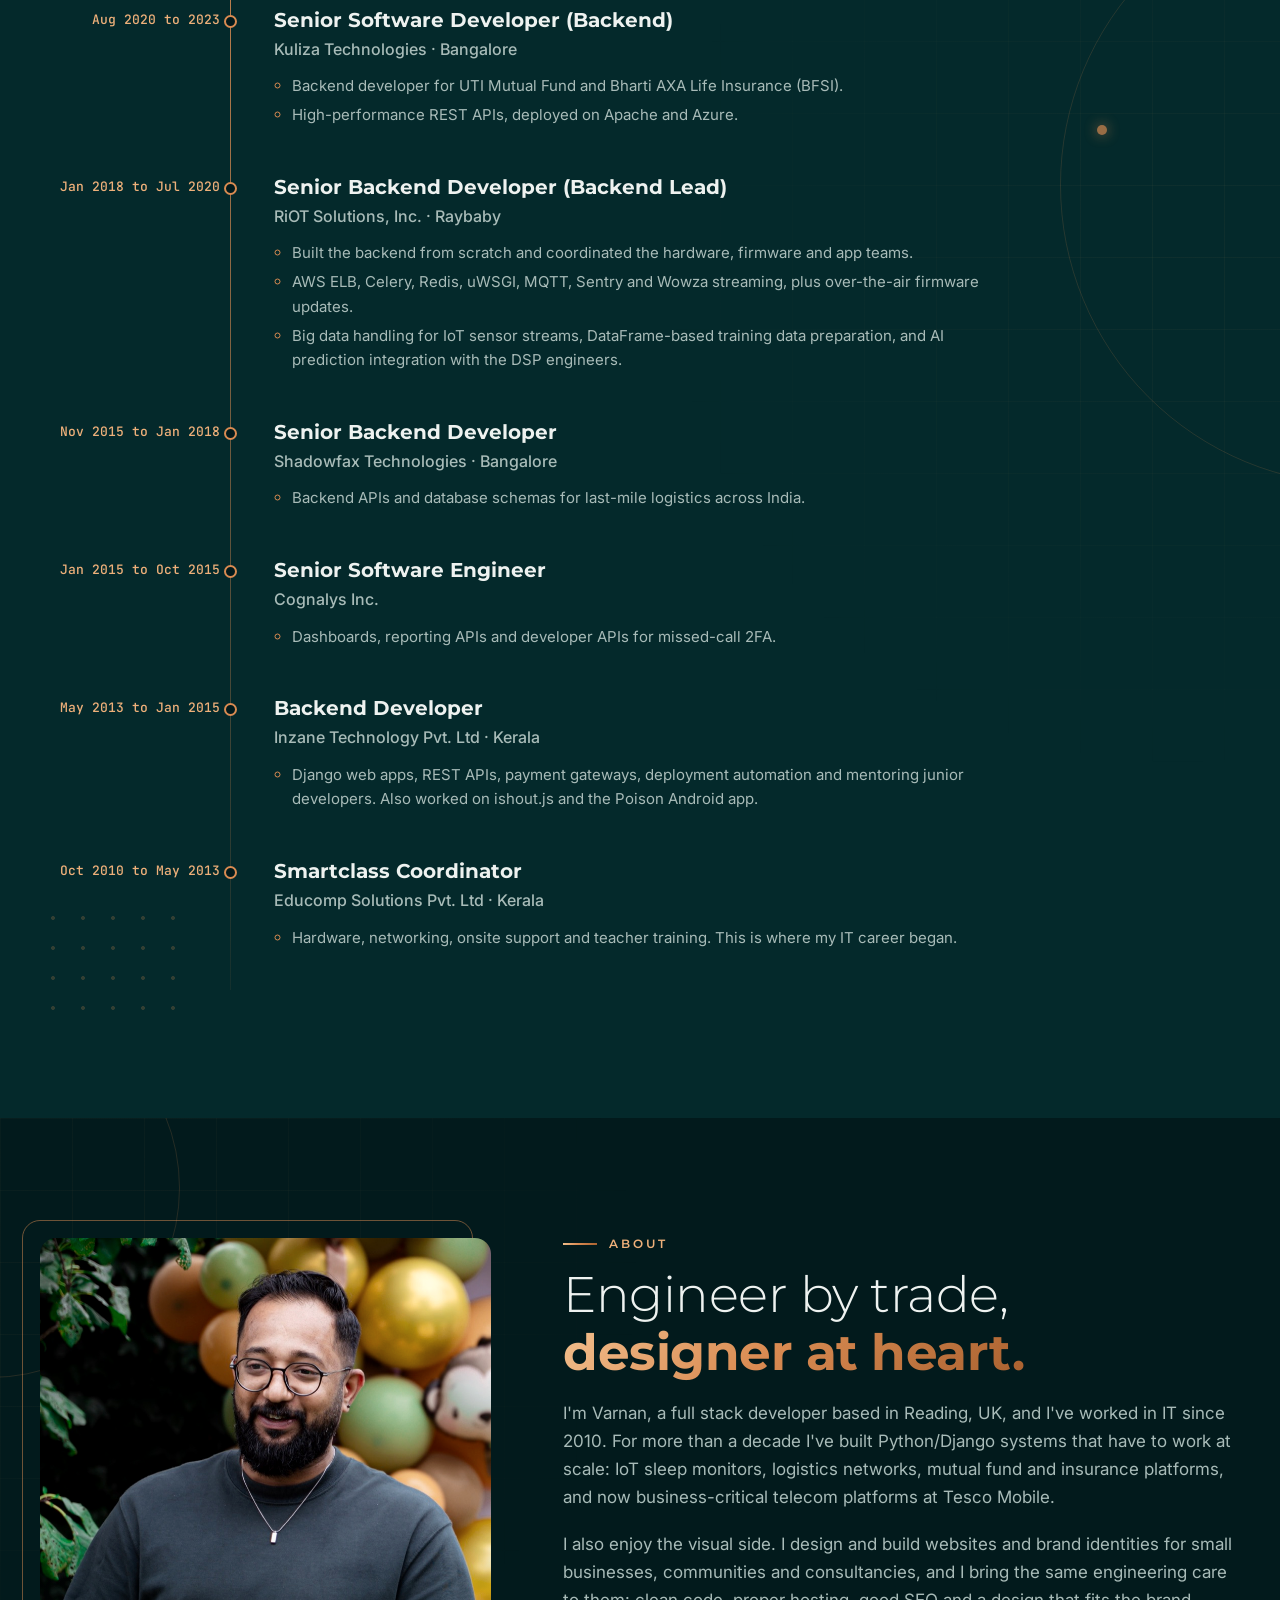
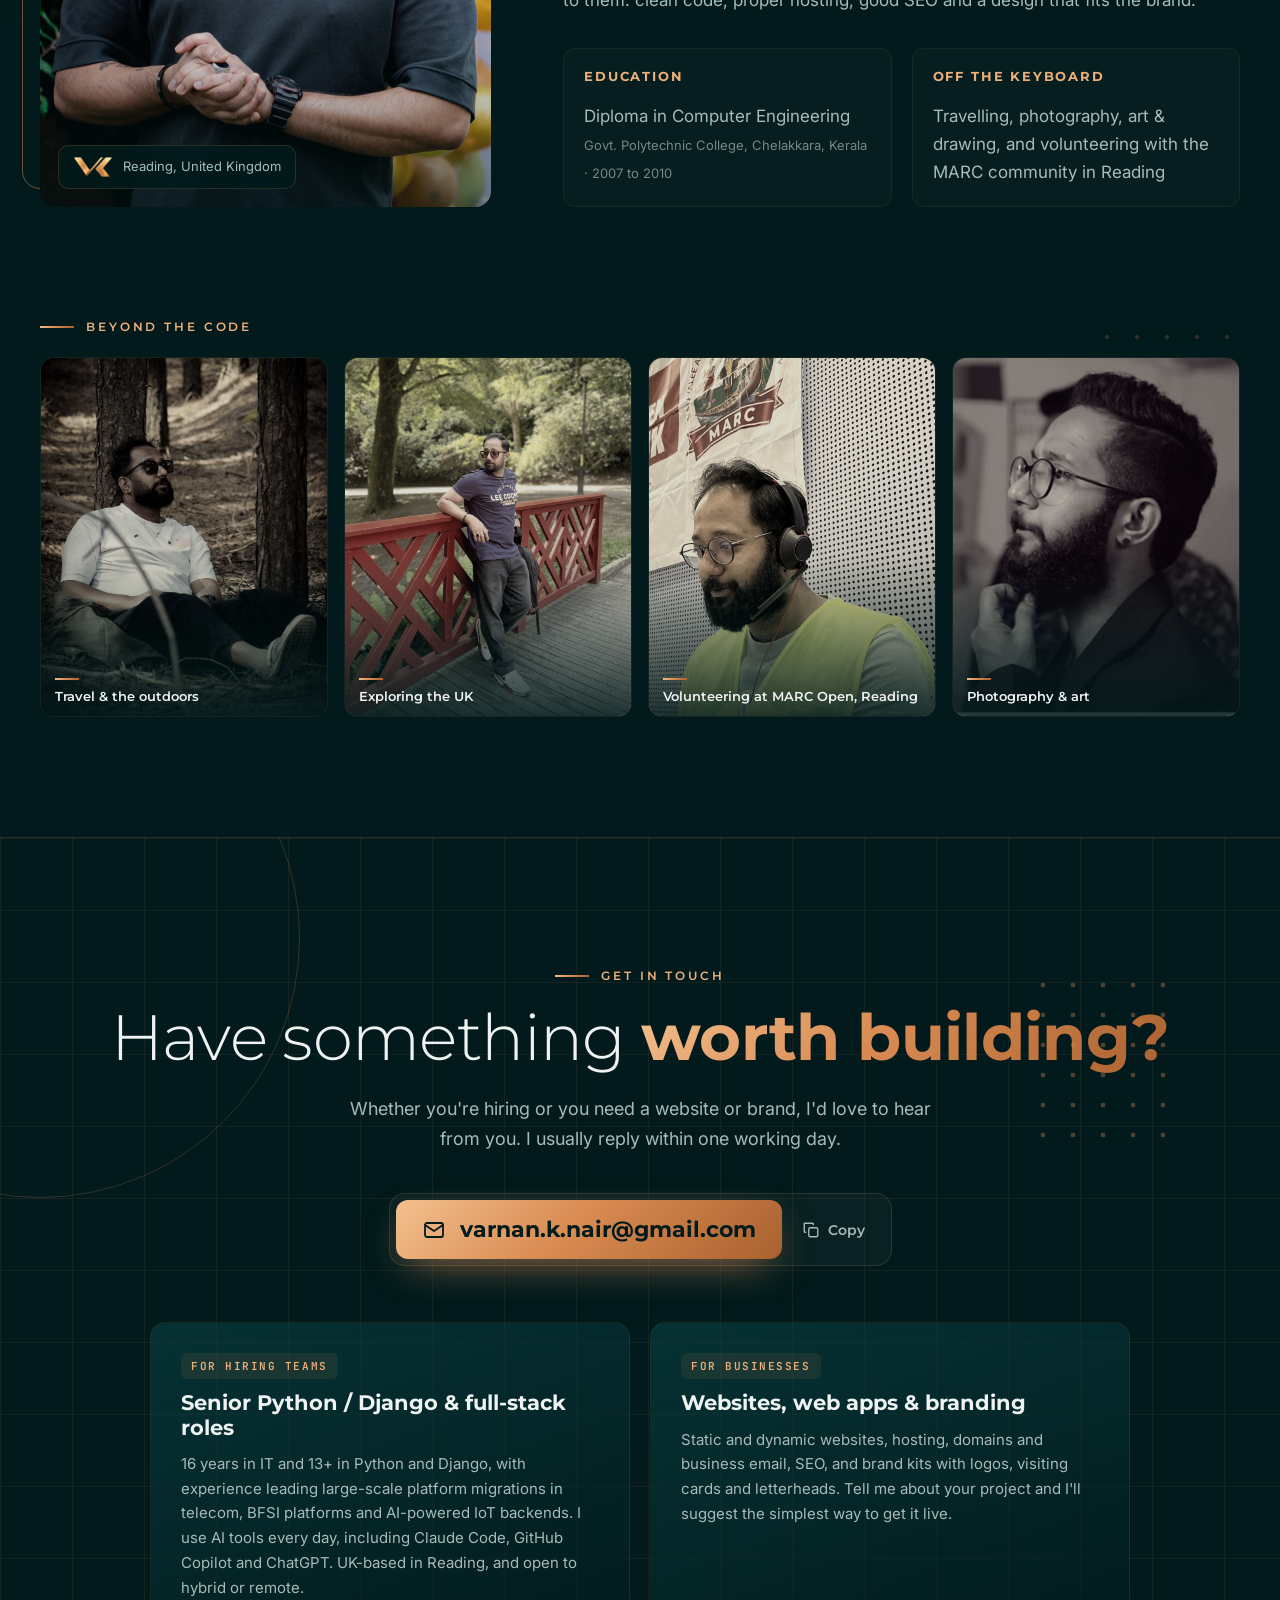
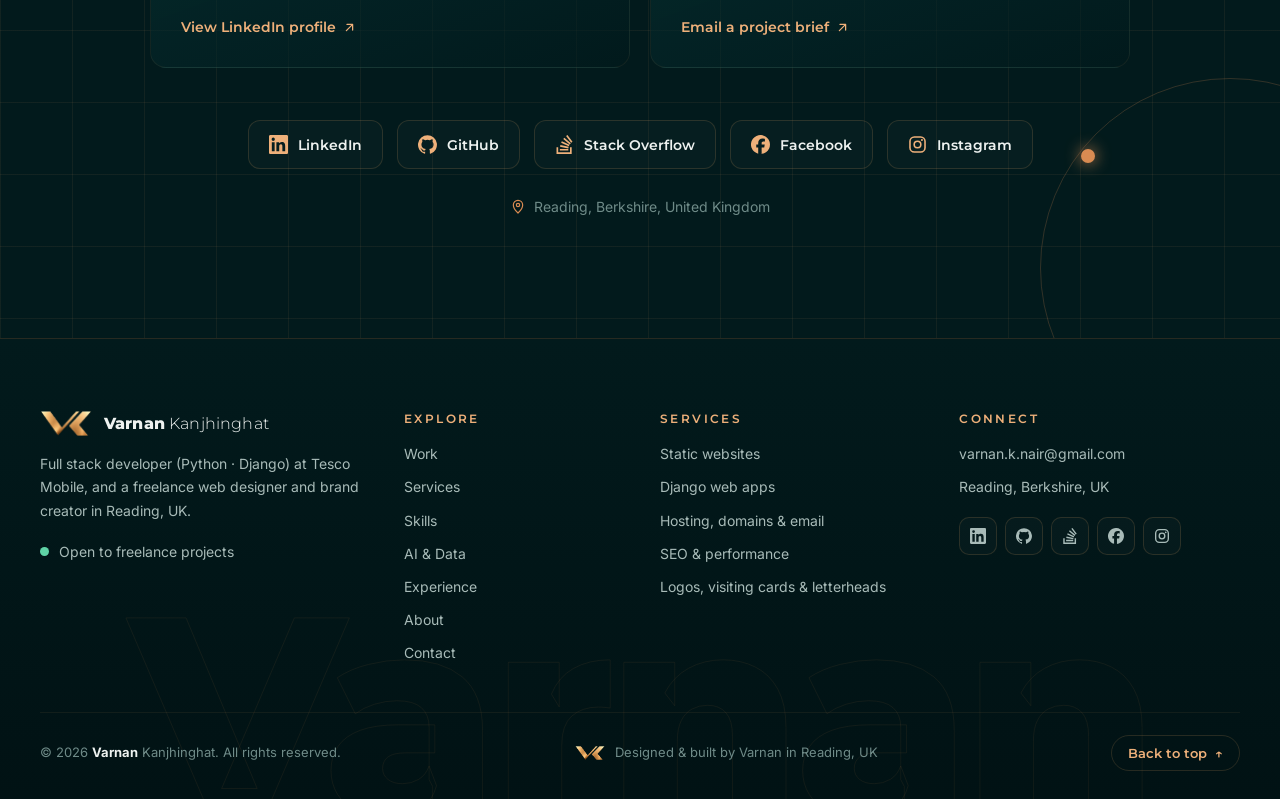
<file: ai/index.html>
<!doctype html>
<html lang="en-GB">
<head>
  <meta charset="utf-8">
  <title>Varnan Kanjhinghat</title>
  <meta name="robots" content="noindex, follow">
  <link rel="canonical" href="https://varnanknair.me/">
  <meta http-equiv="refresh" content="0; url=/?s=ai">
  <script>location.replace('/?s=ai');</script>
  <style>body{margin:0;background:#021a1c}</style>
</head>
<body></body>
</html>
</file>
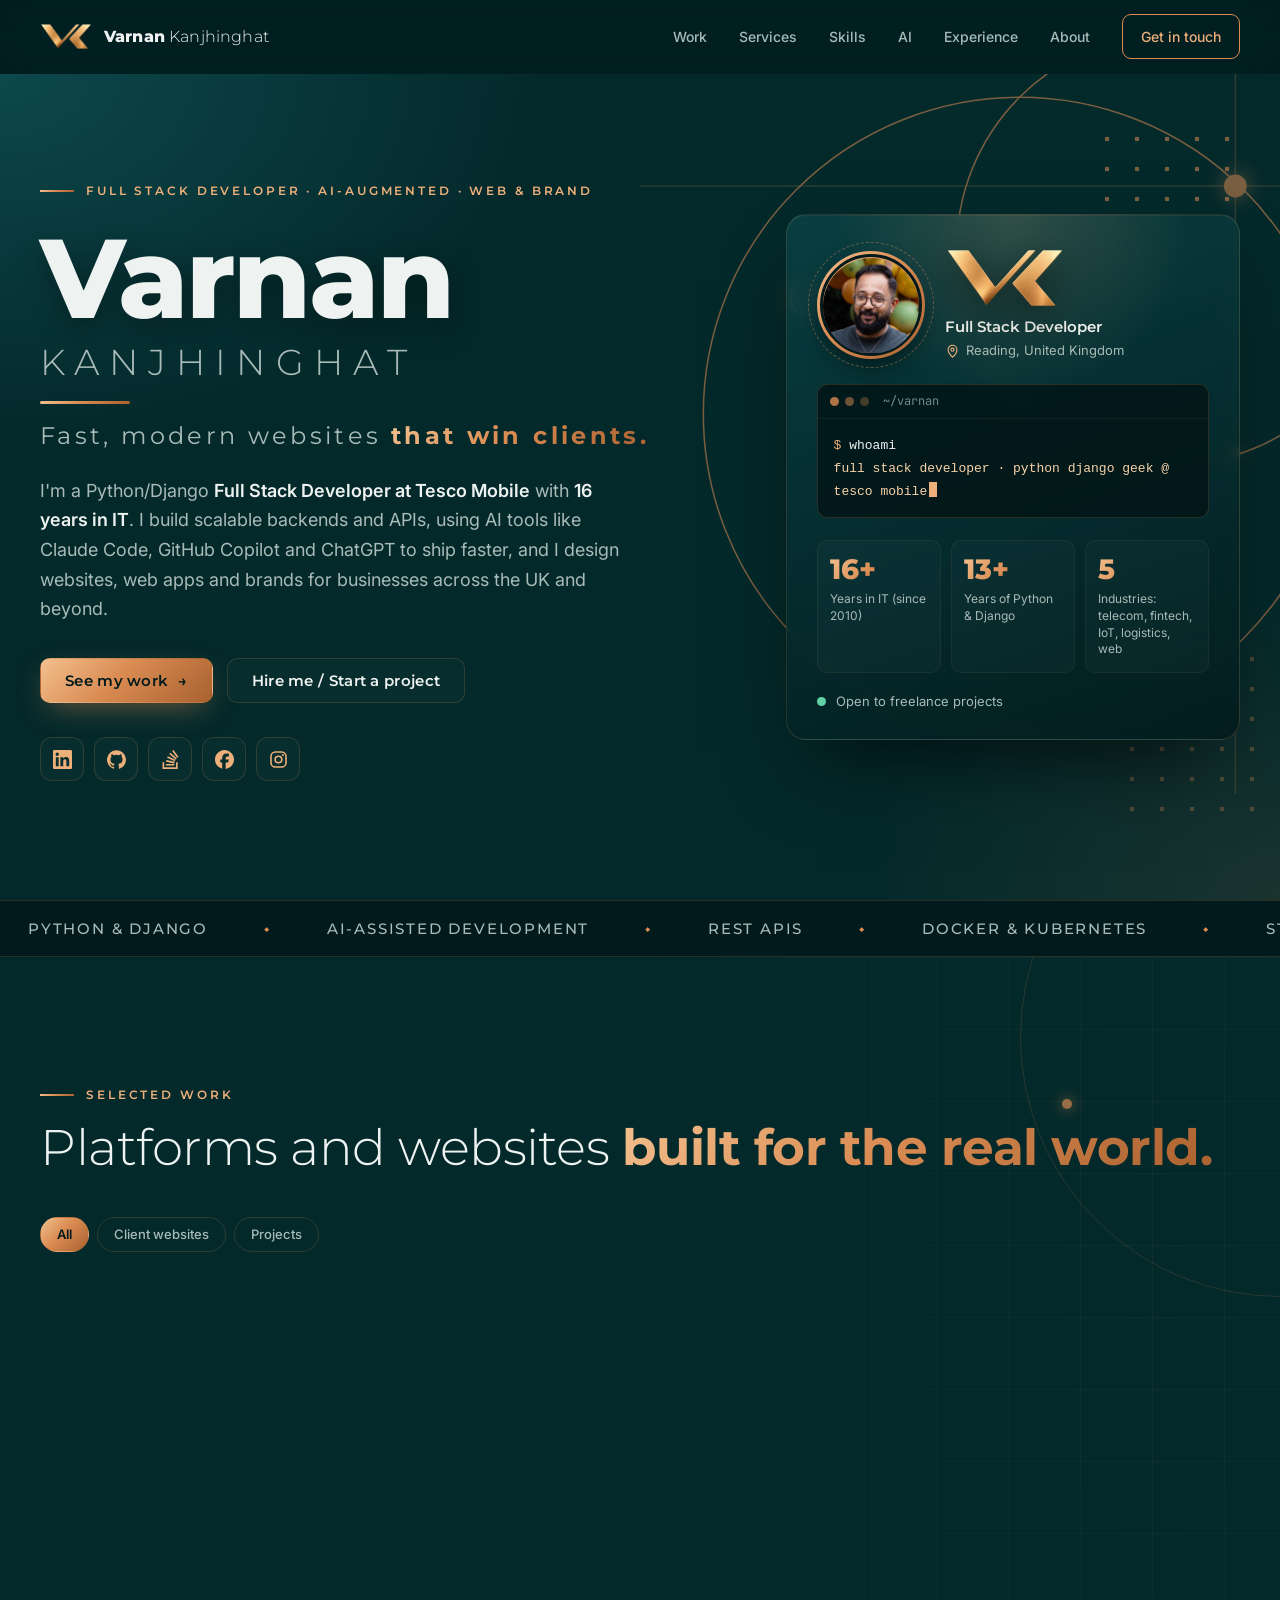
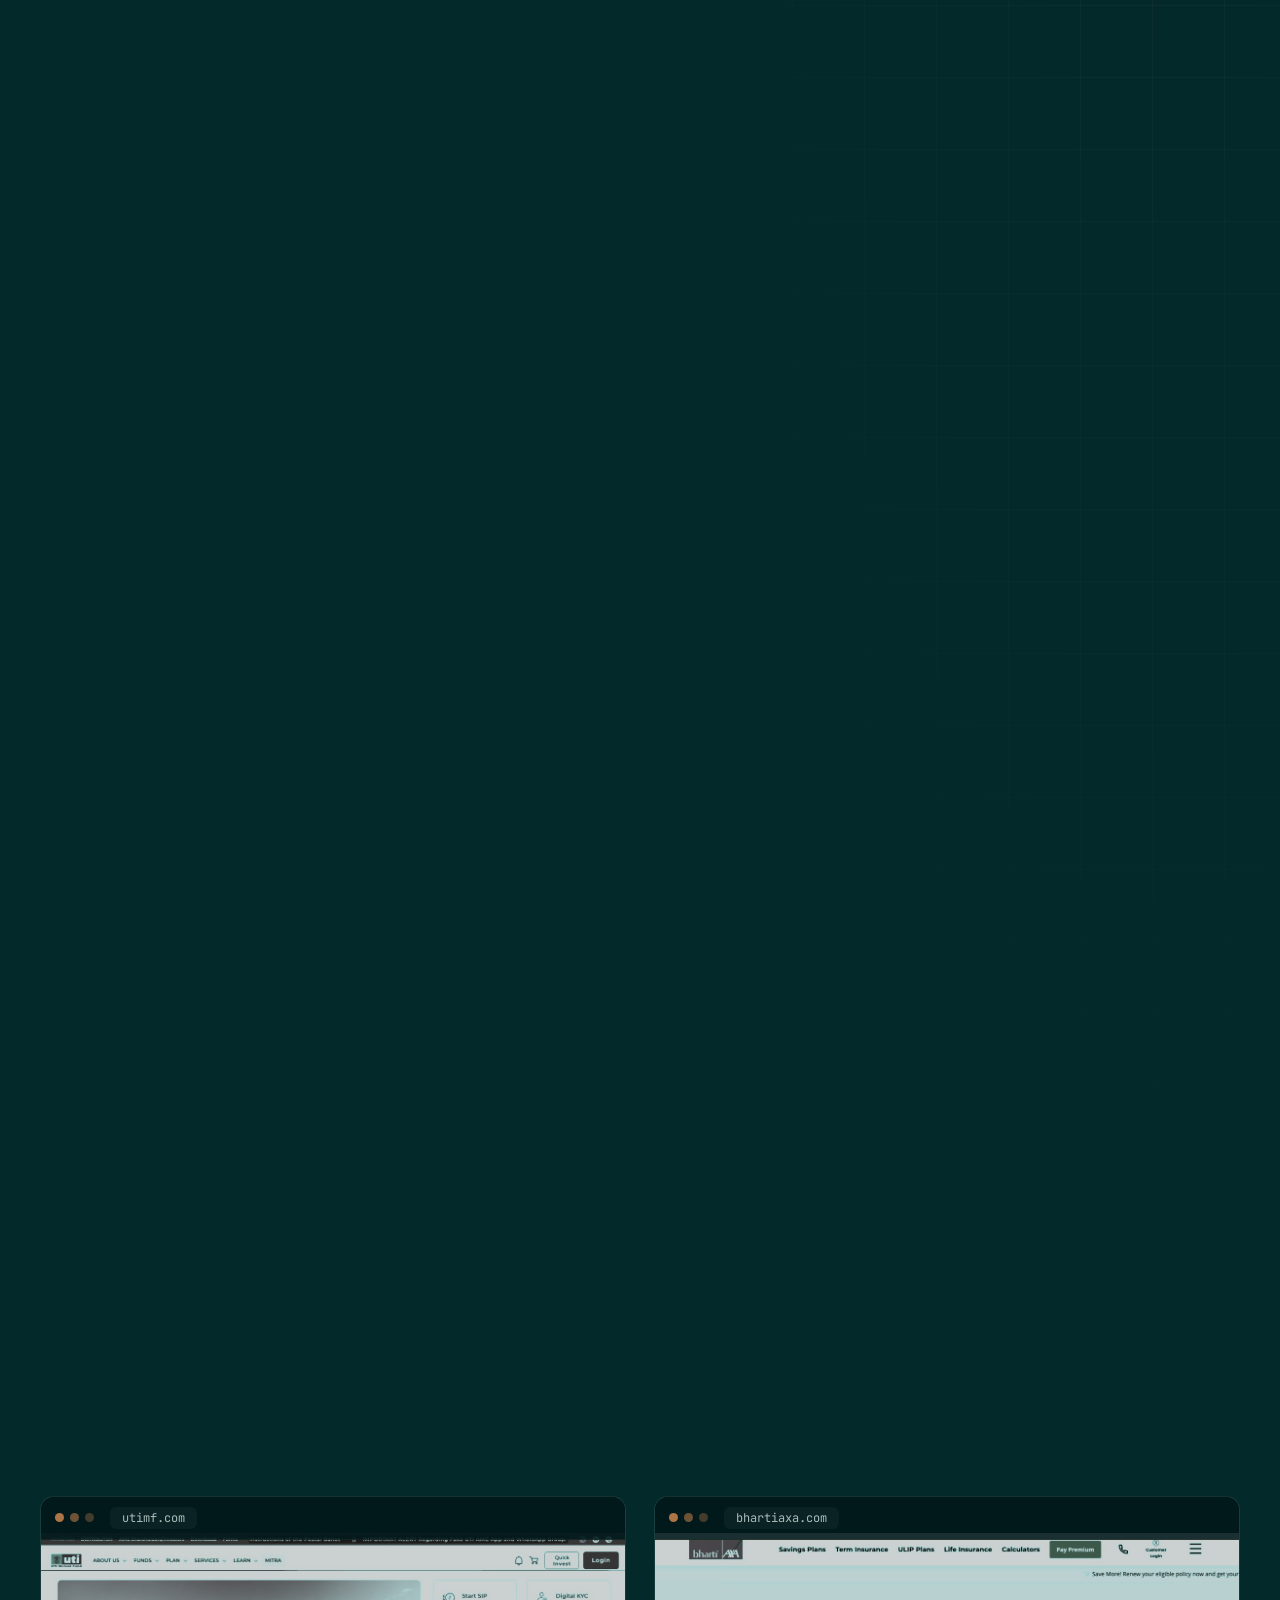
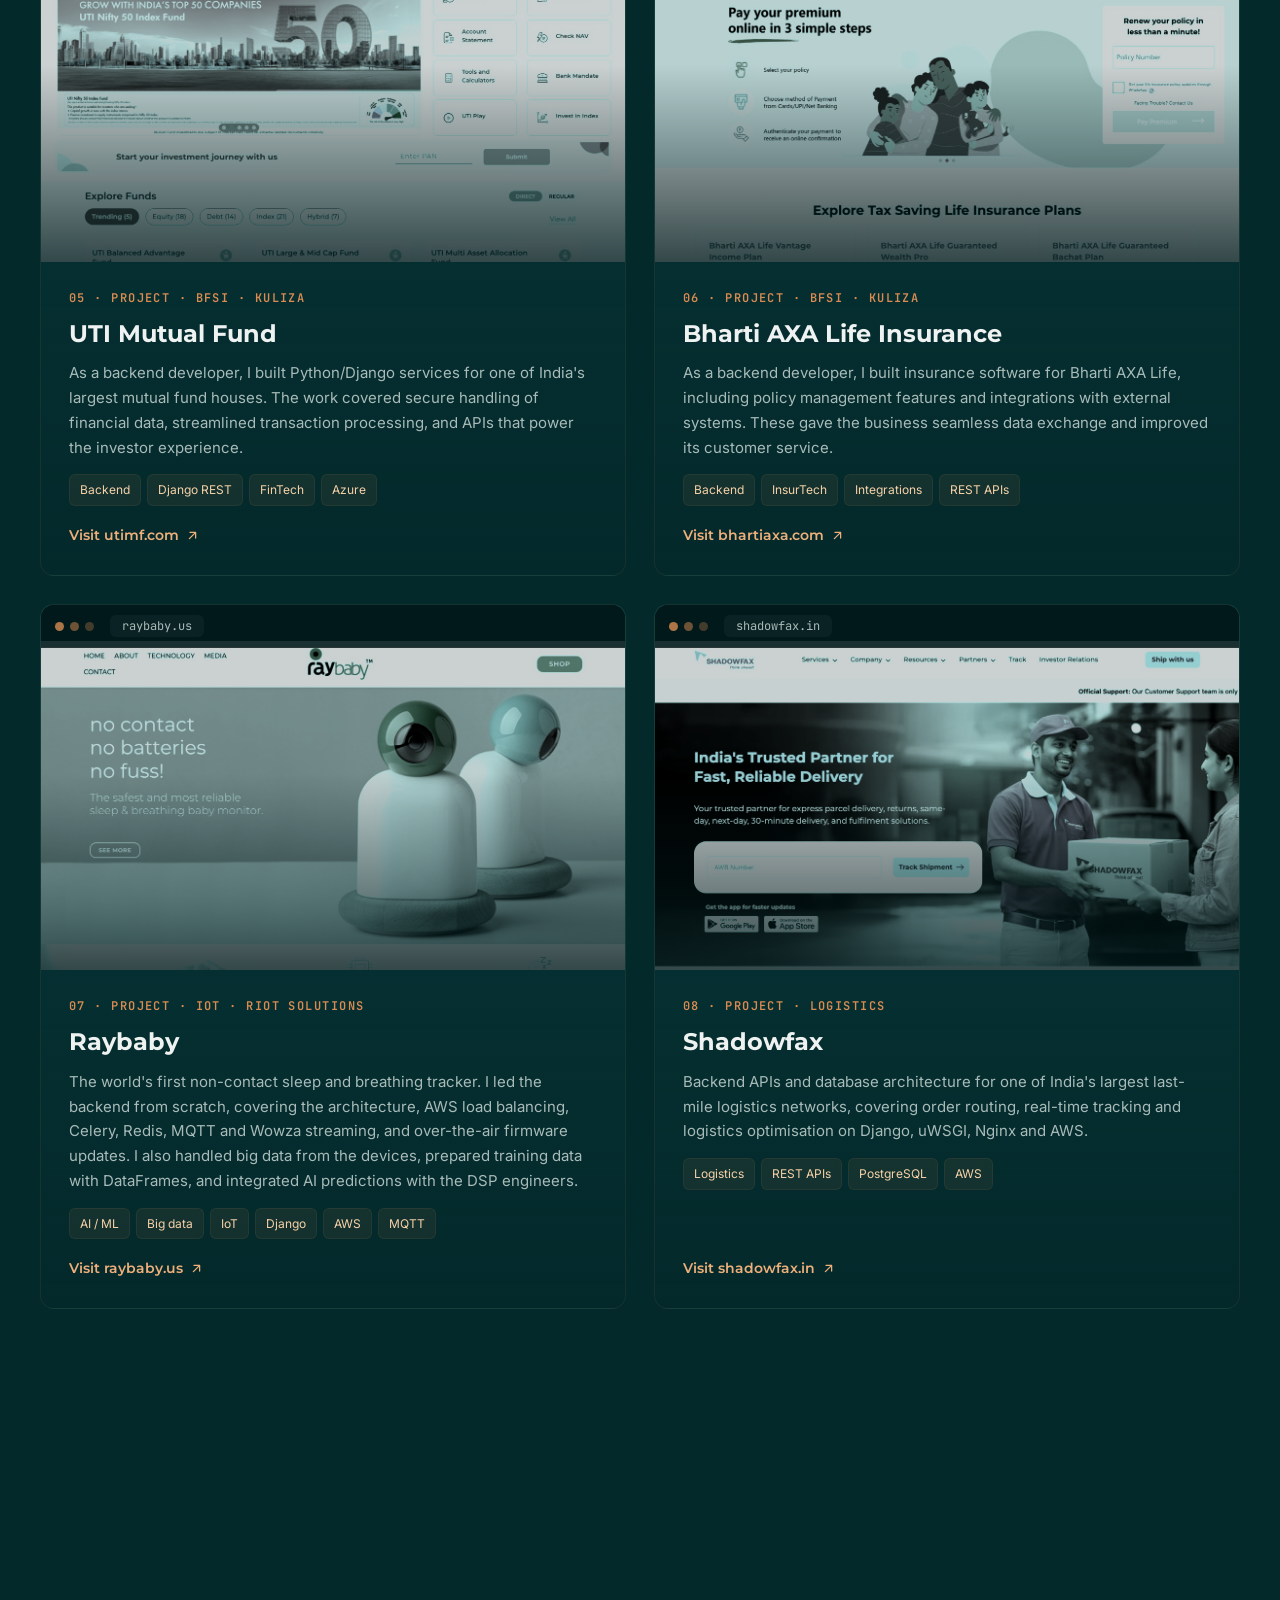
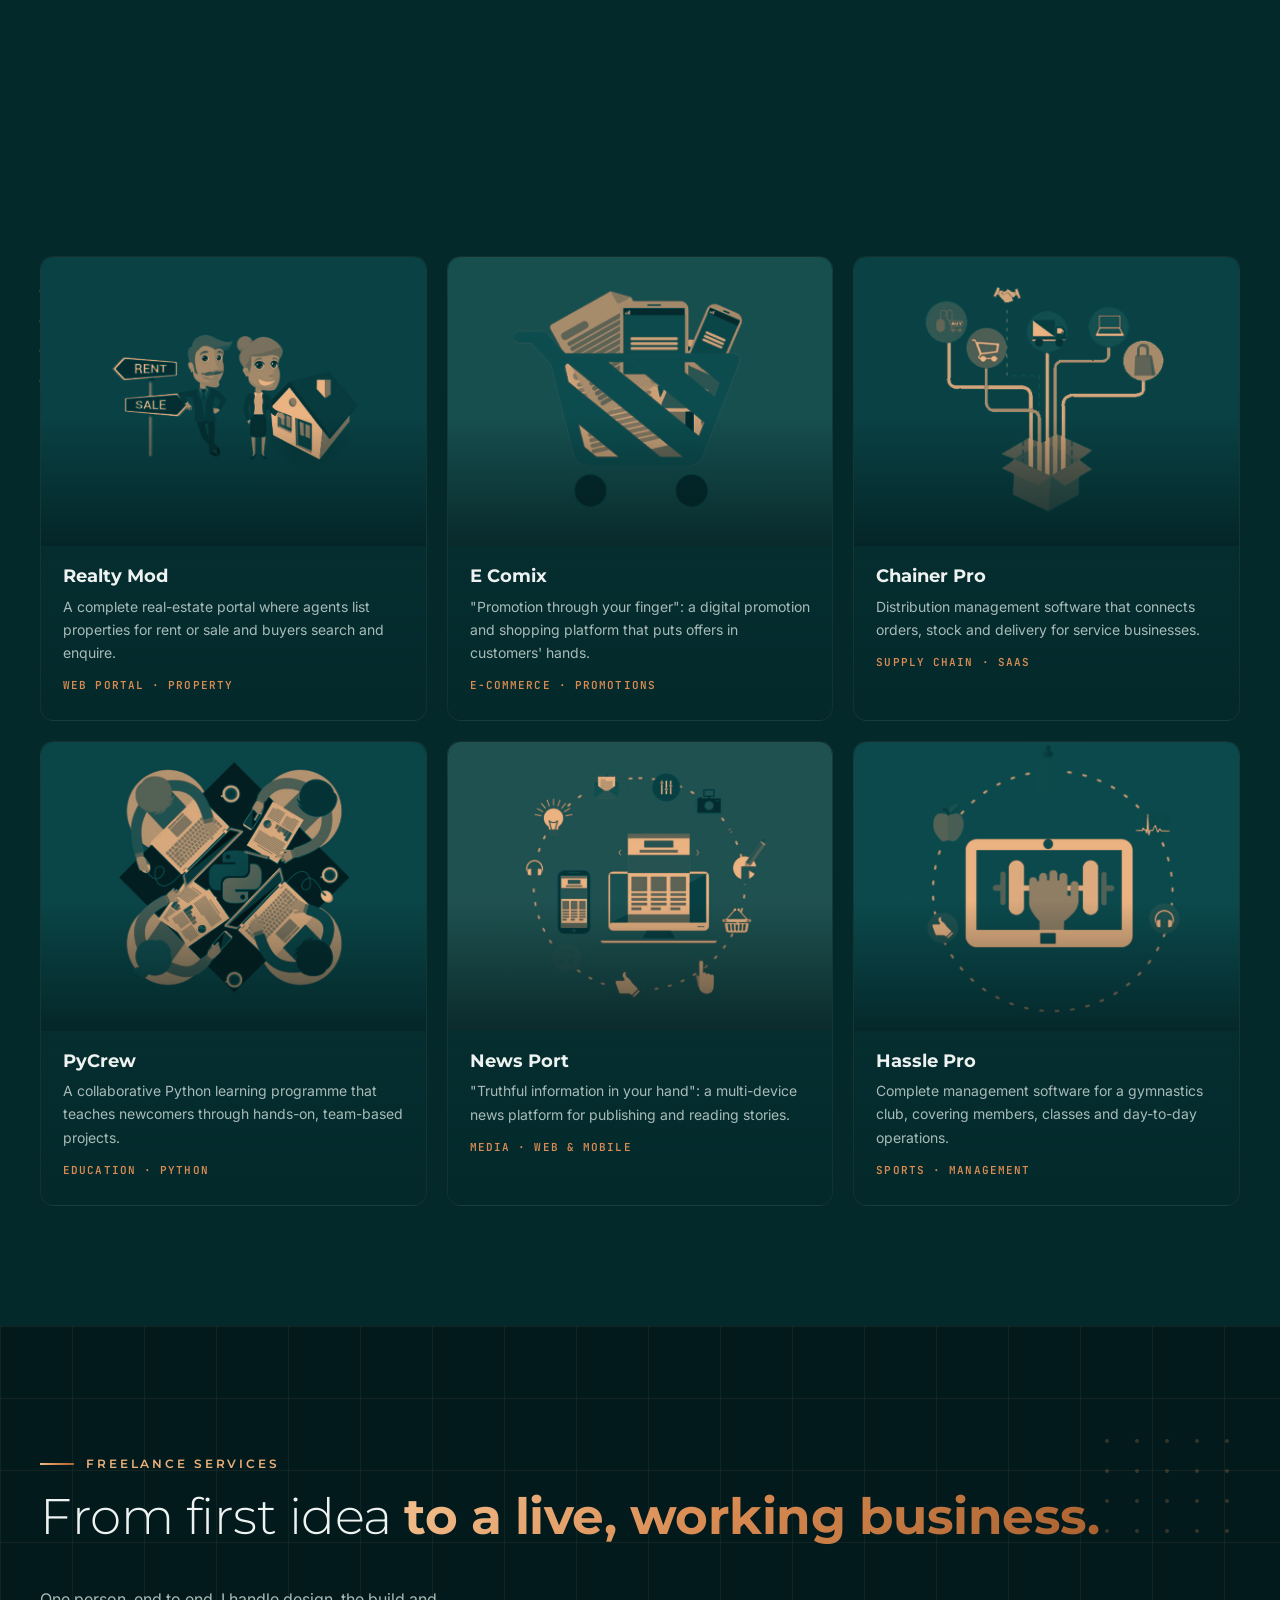
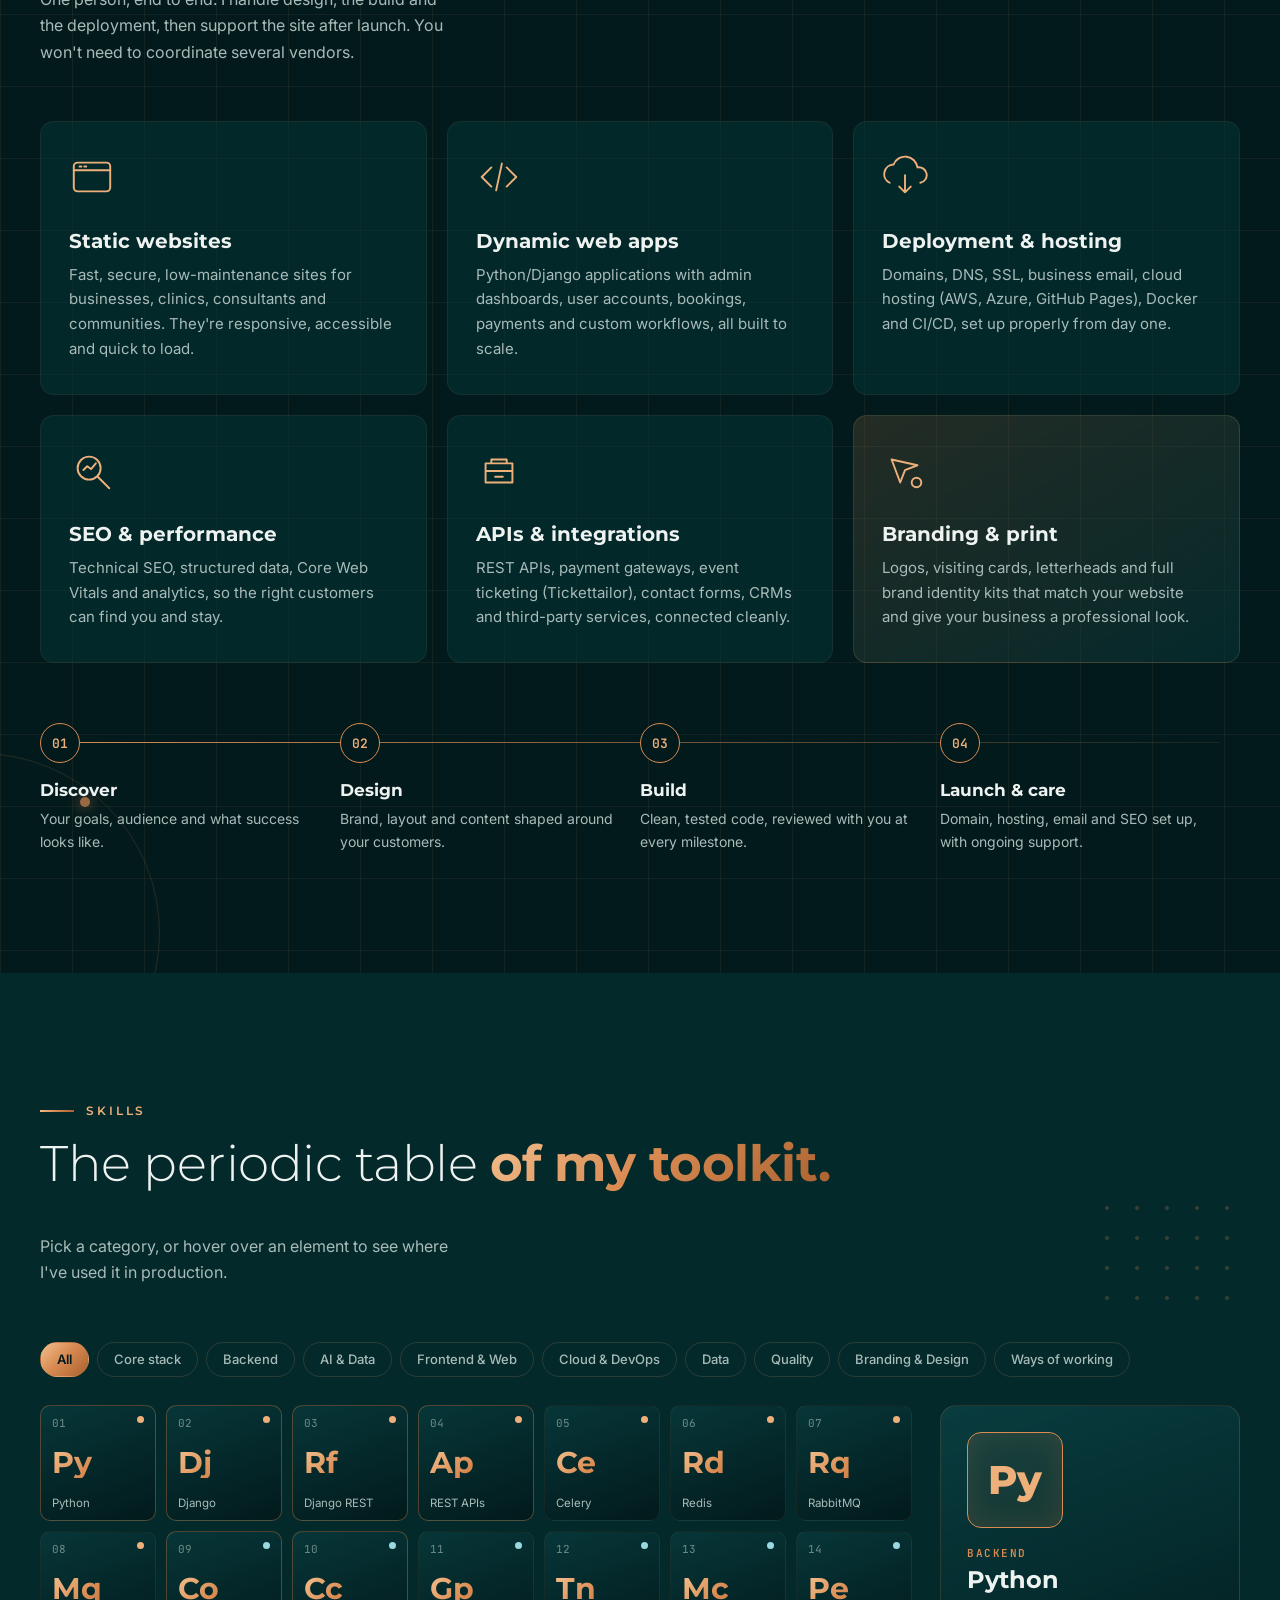
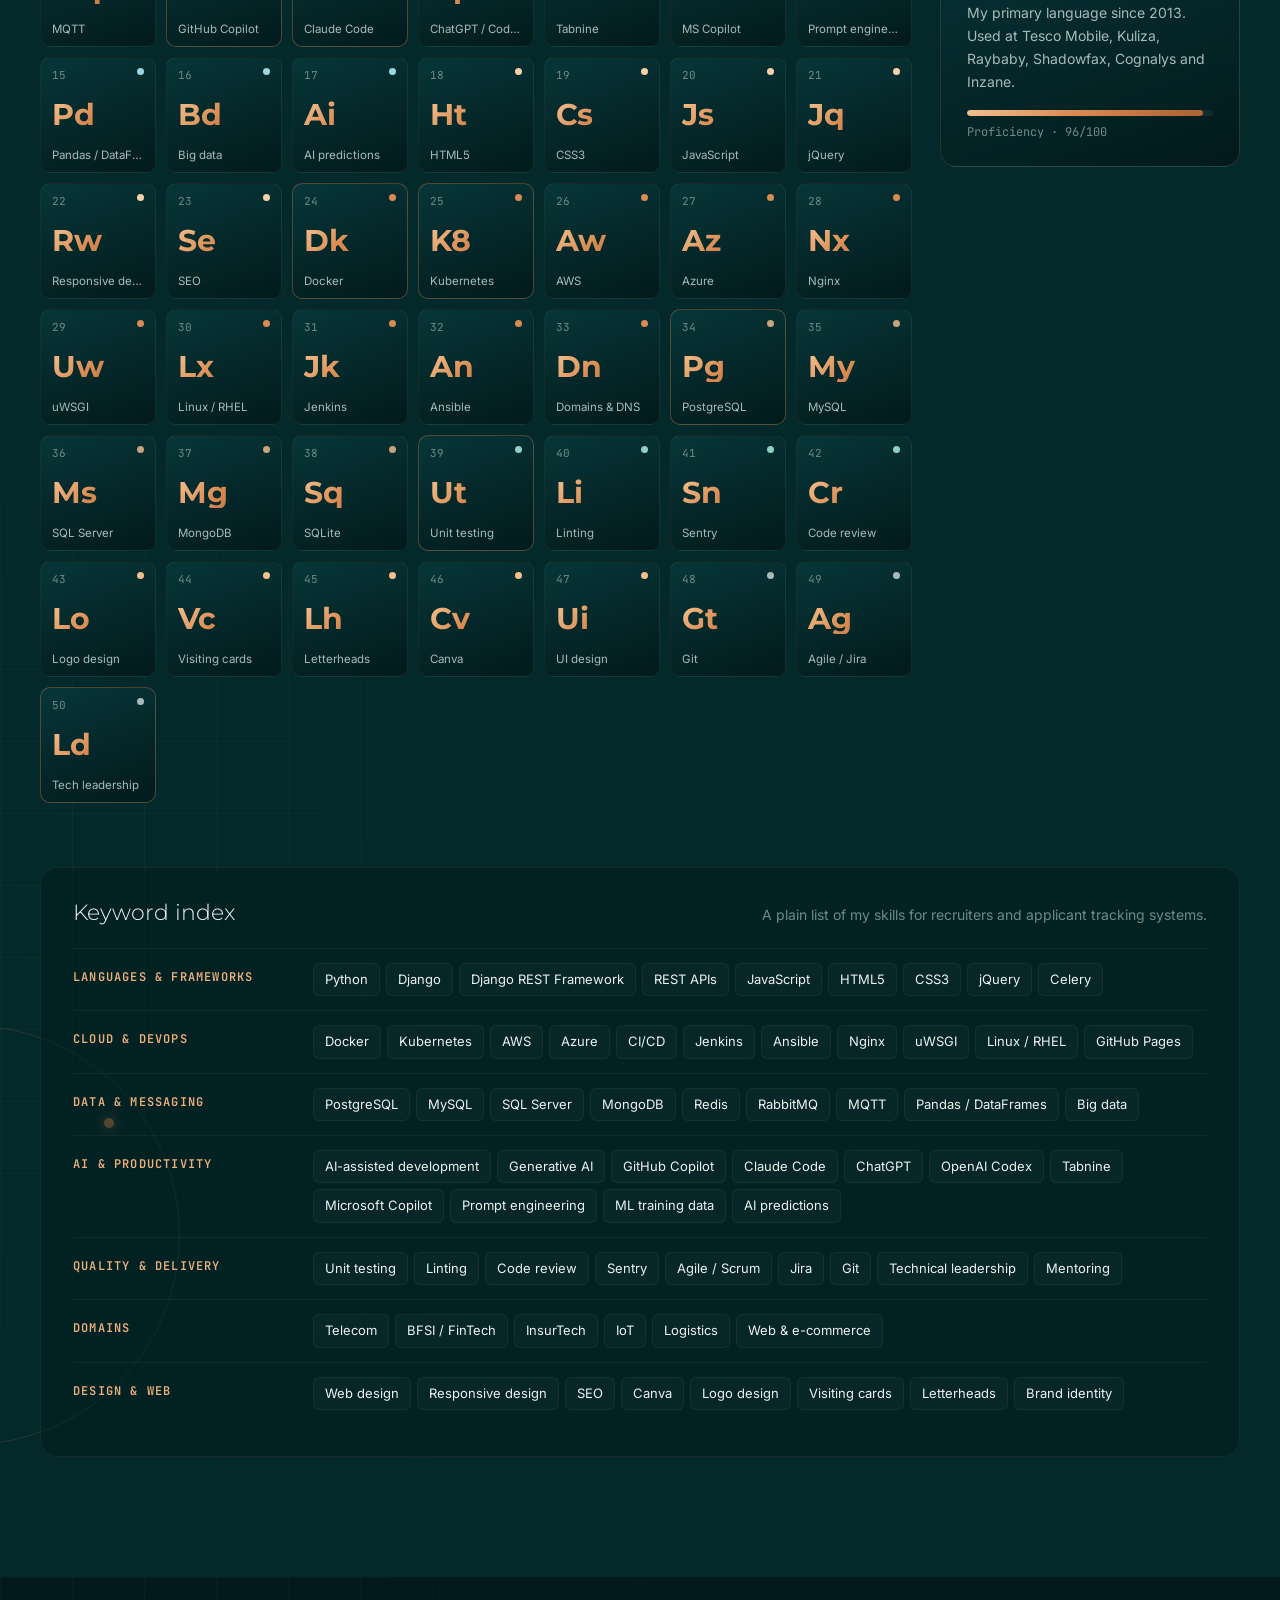
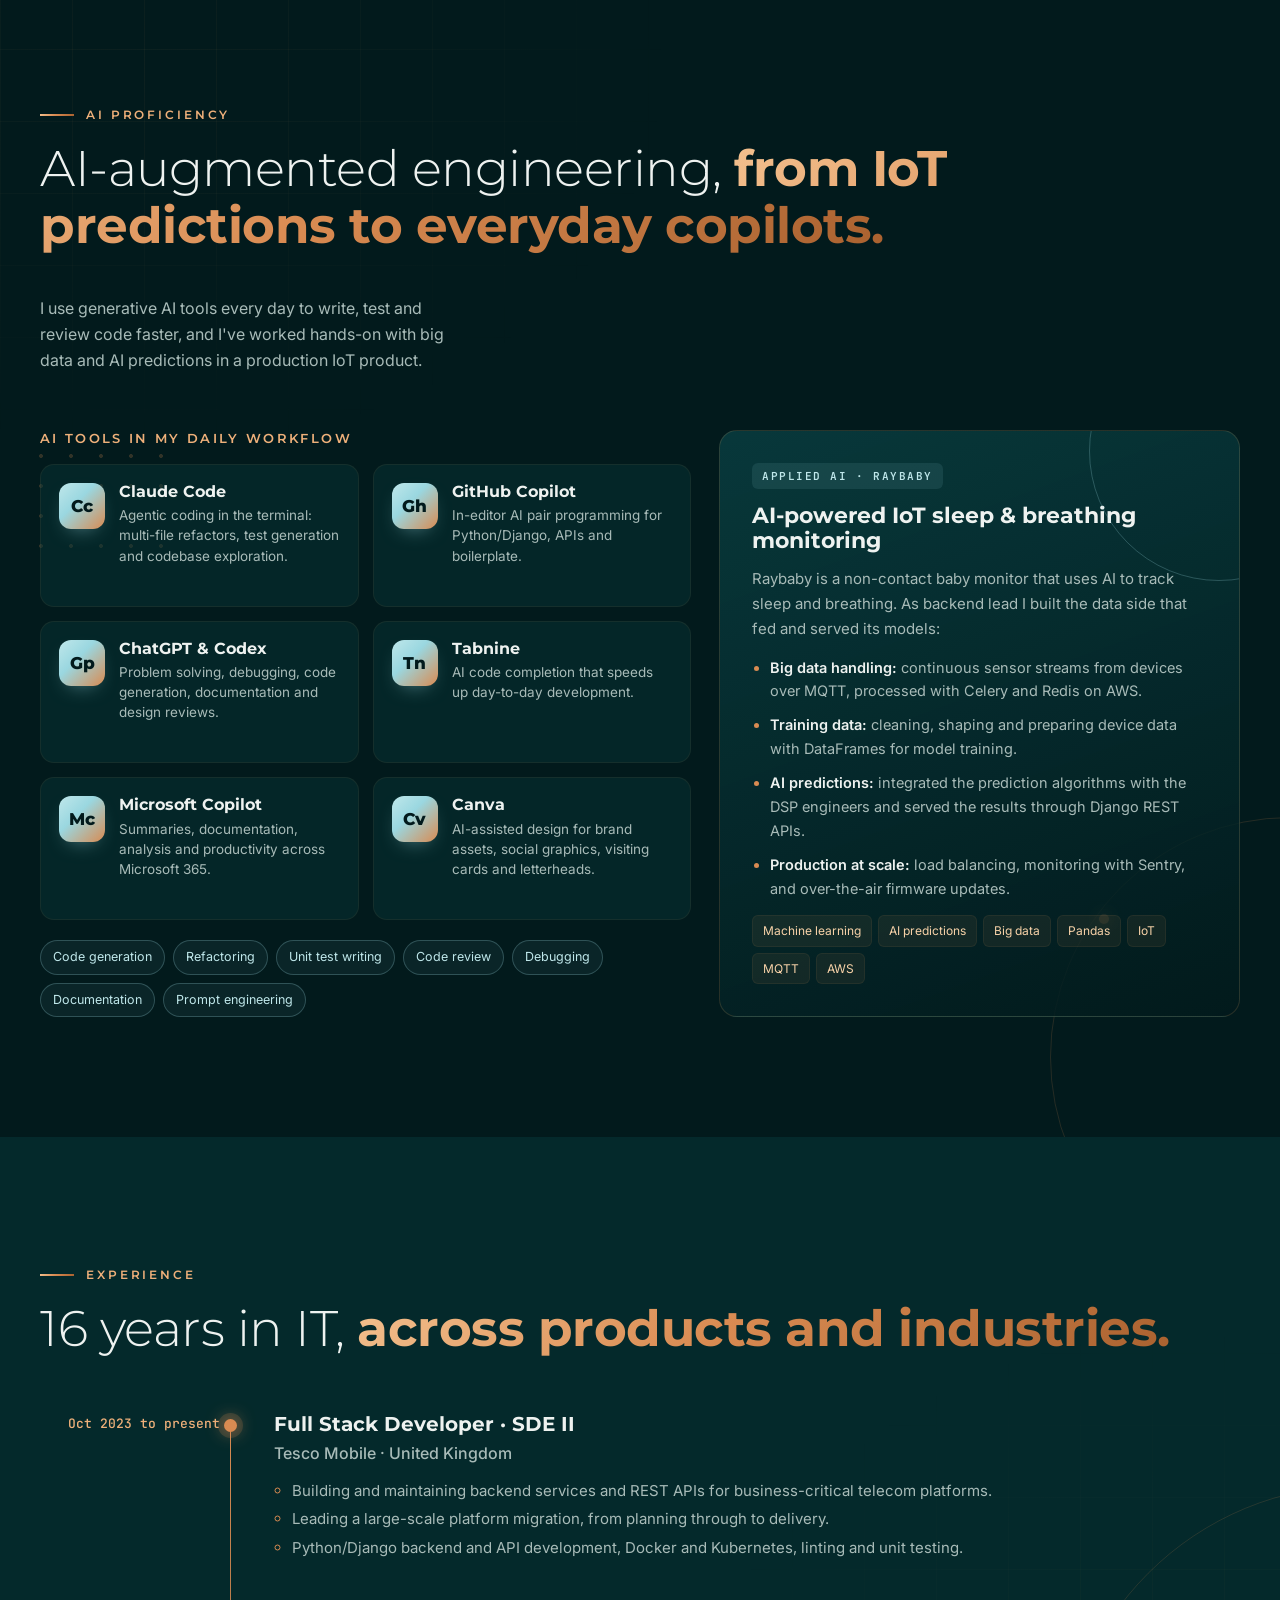
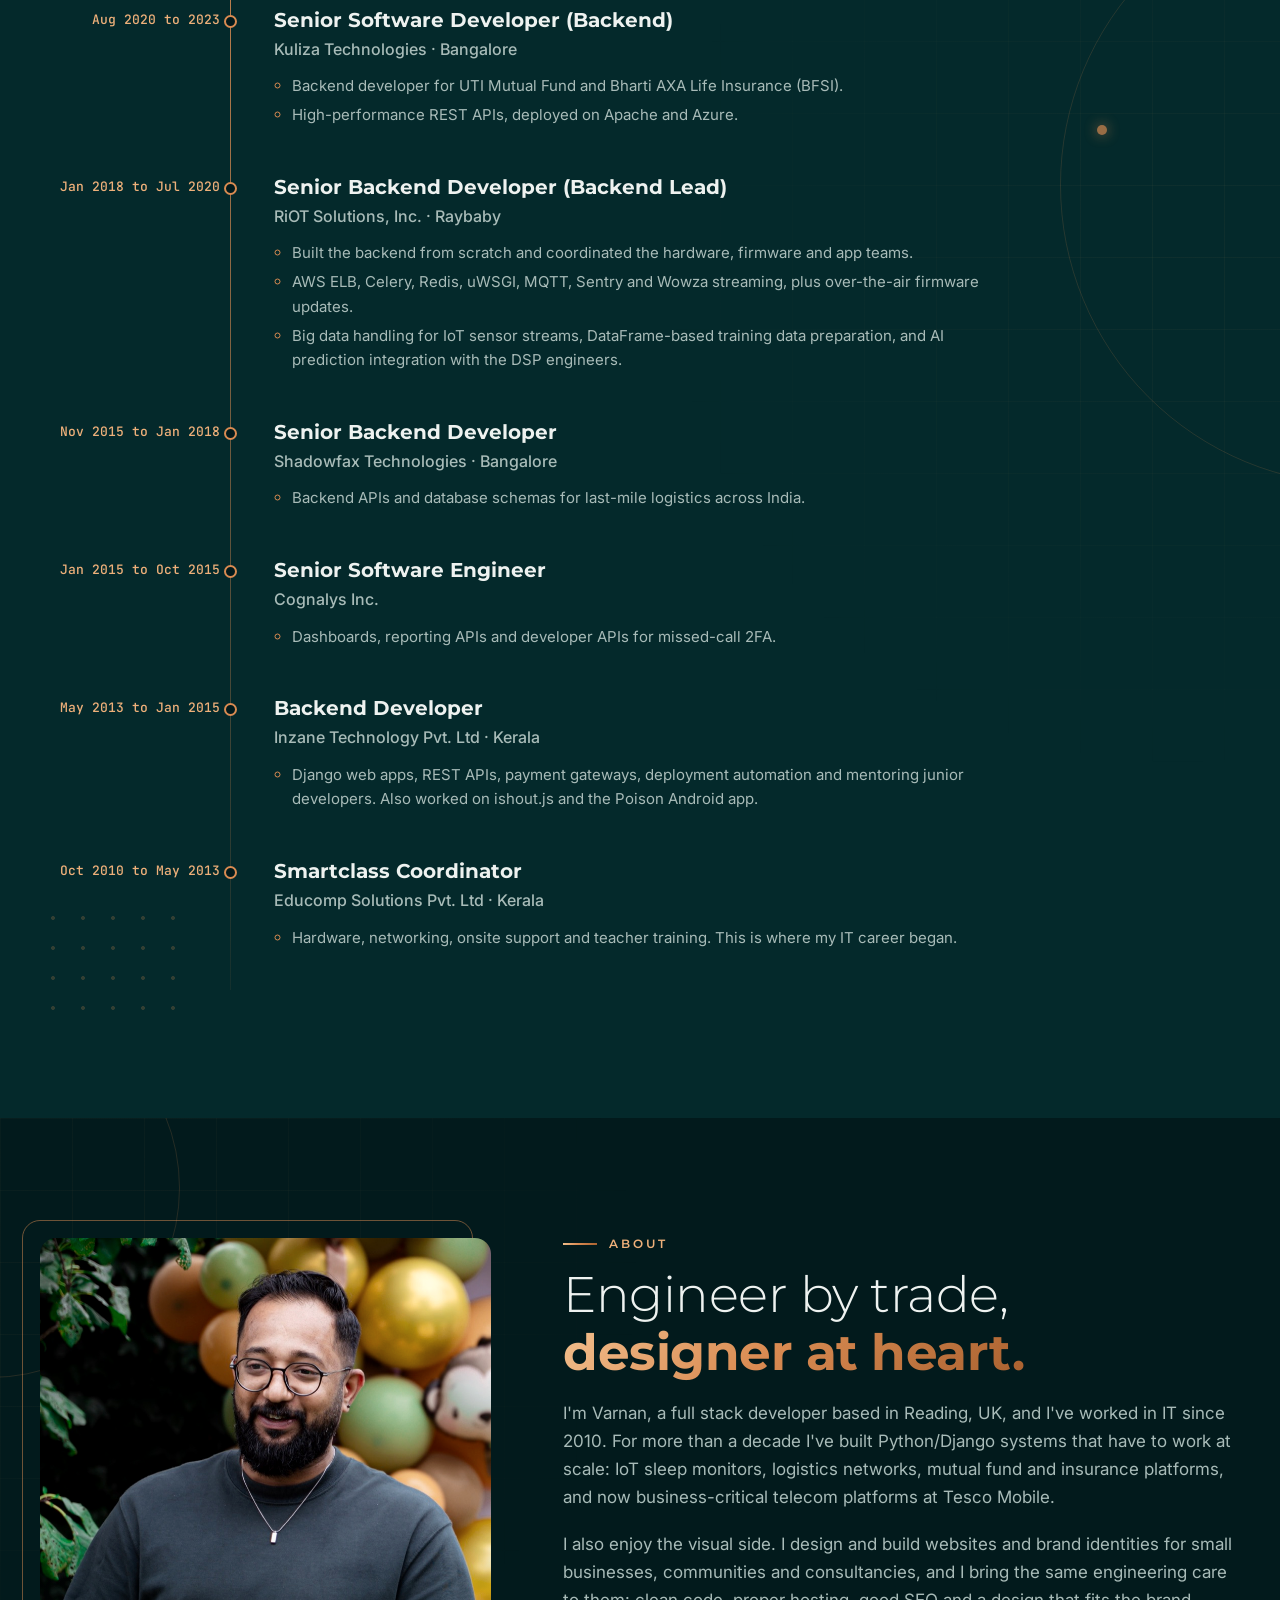
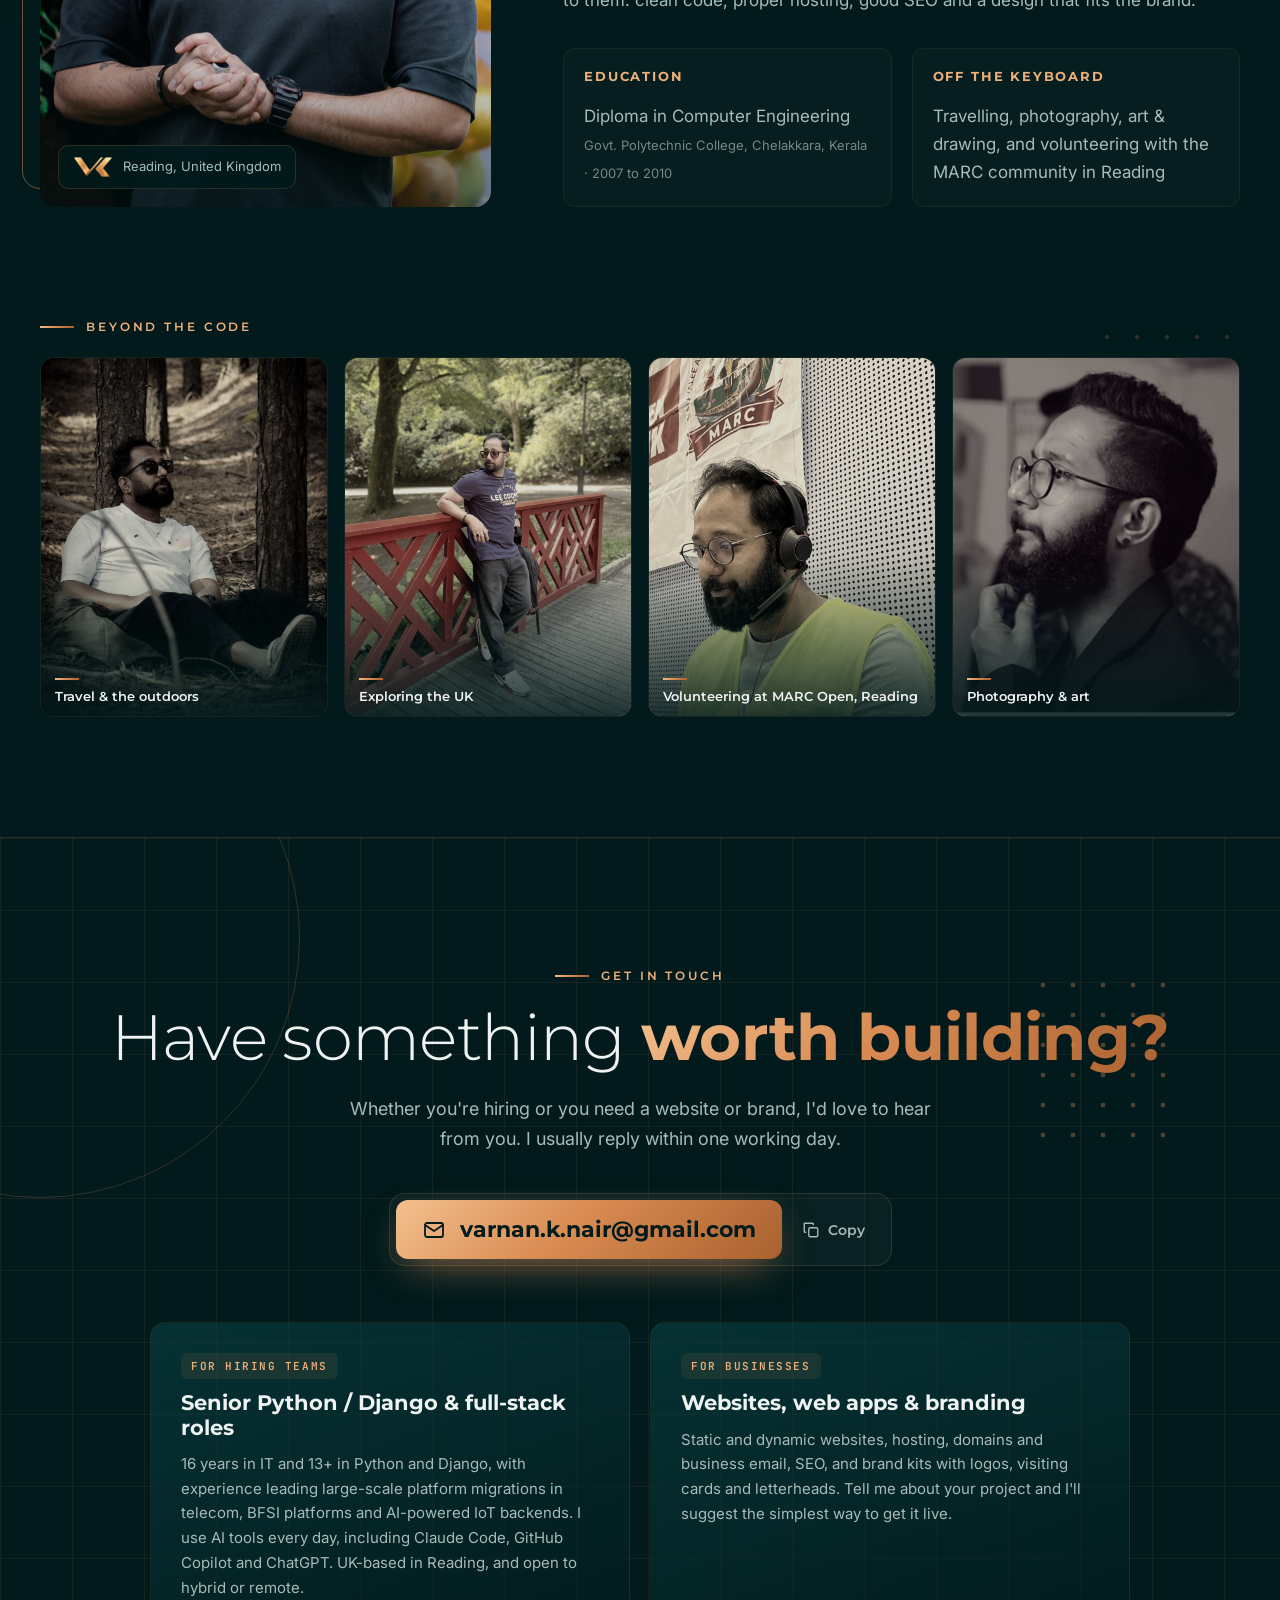
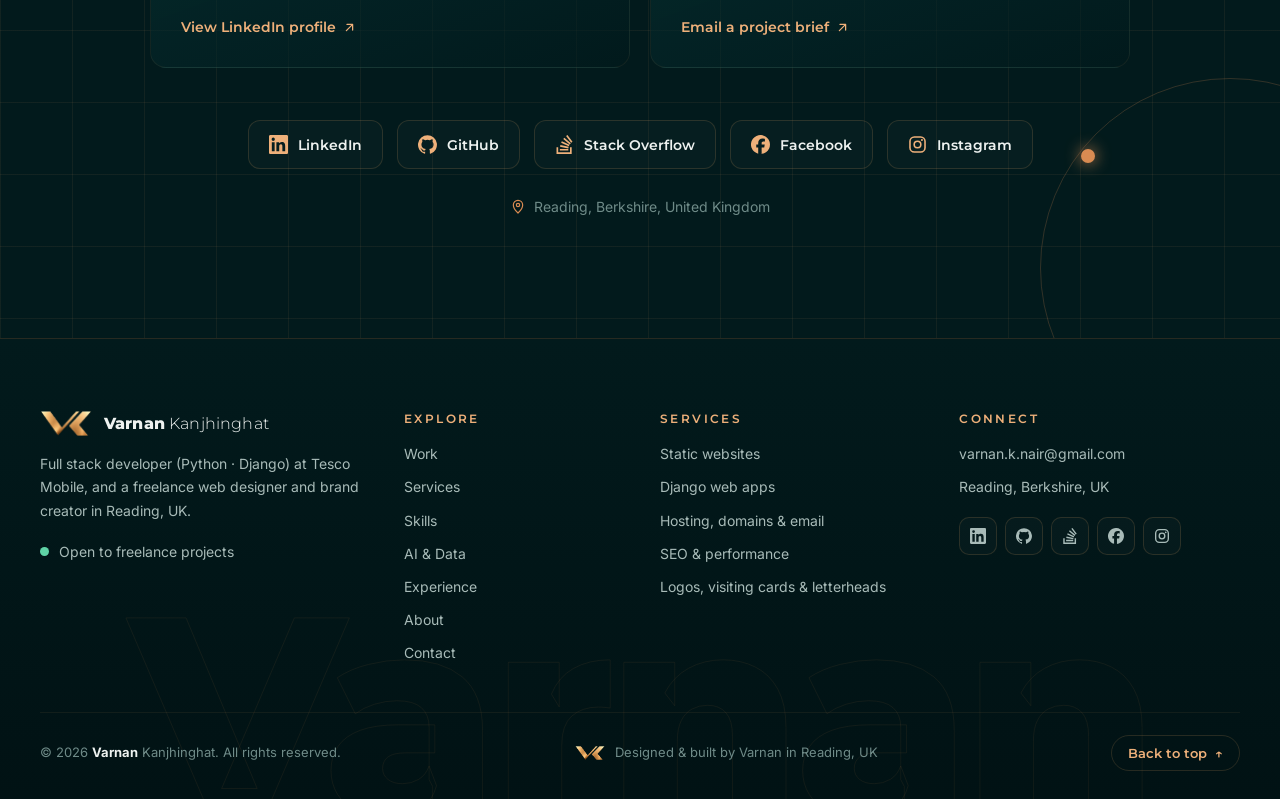
<file: contact/index.html>
<!doctype html>
<html lang="en-GB">
<head>
  <meta charset="utf-8">
  <title>Varnan Kanjhinghat</title>
  <meta name="robots" content="noindex, follow">
  <link rel="canonical" href="https://varnanknair.me/">
  <meta http-equiv="refresh" content="0; url=/?s=contact">
  <script>location.replace('/?s=contact');</script>
  <style>body{margin:0;background:#021a1c}</style>
</head>
<body></body>
</html>
</file>
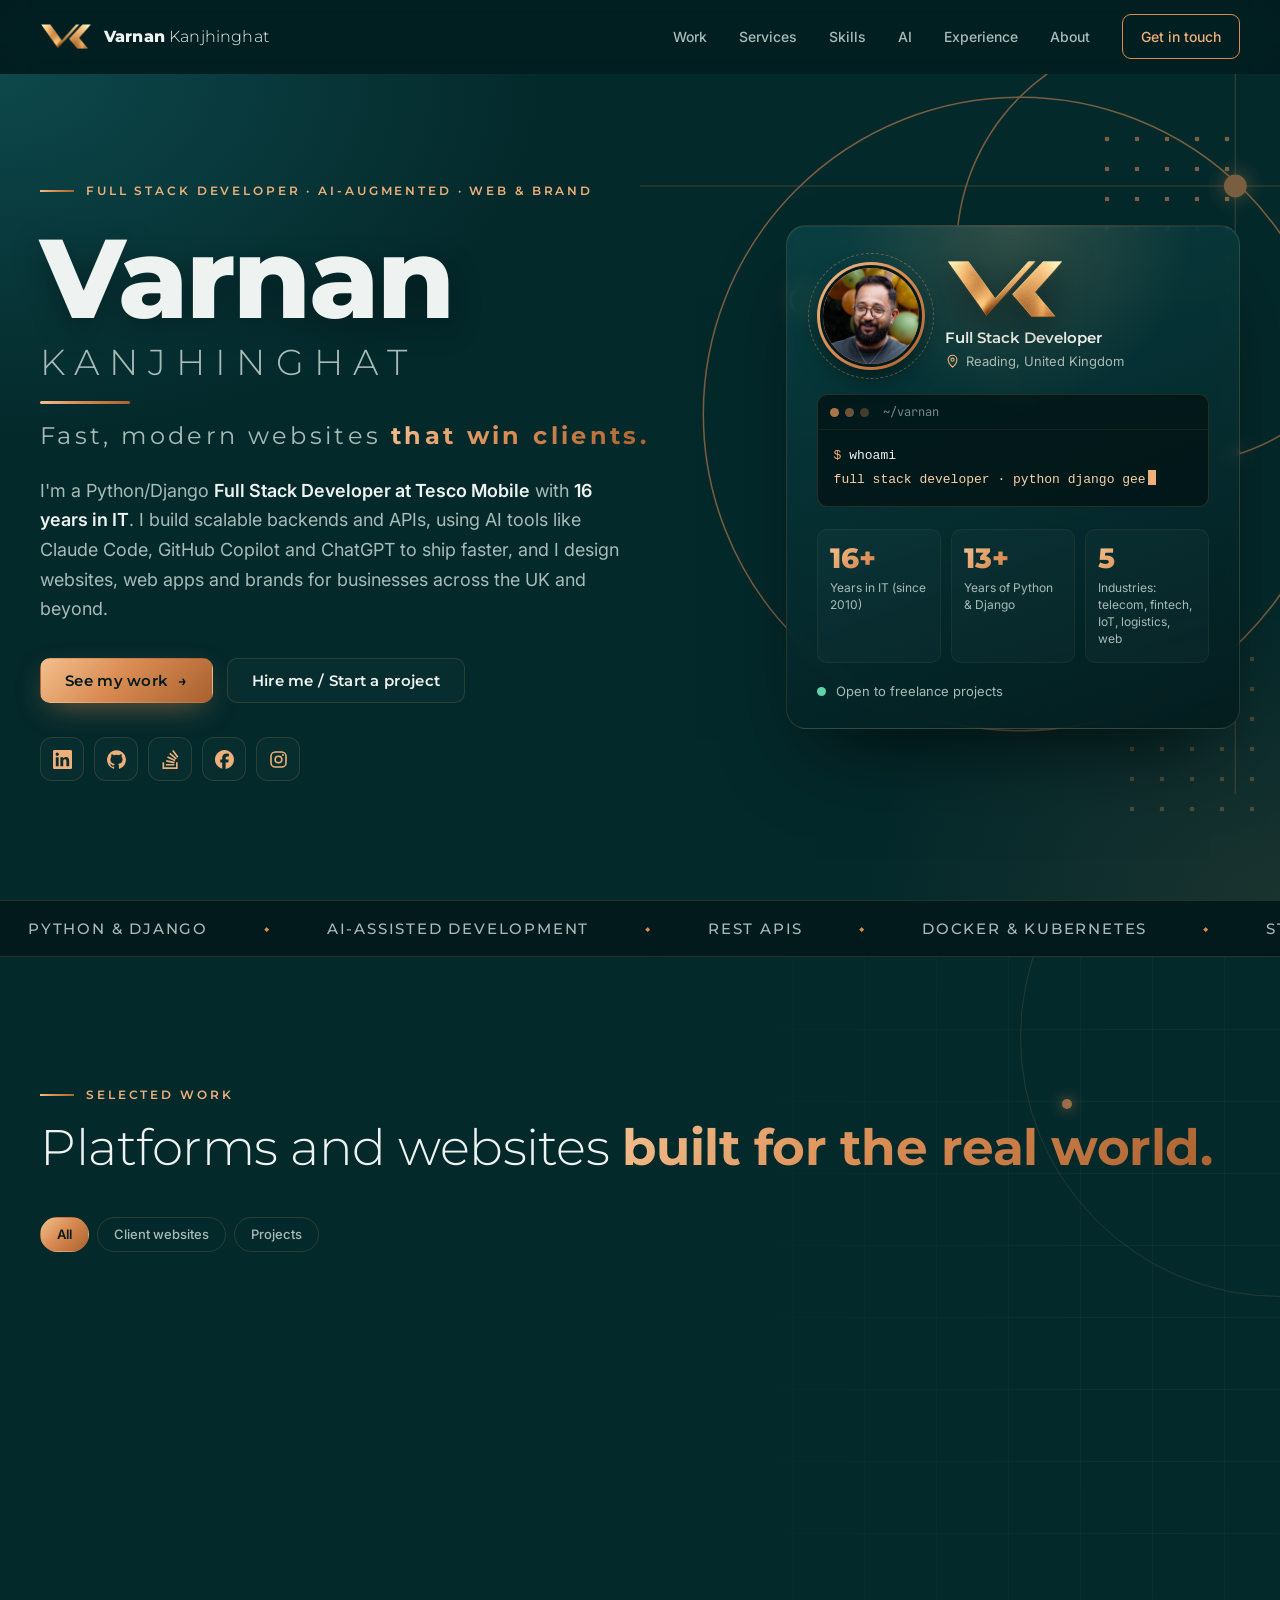
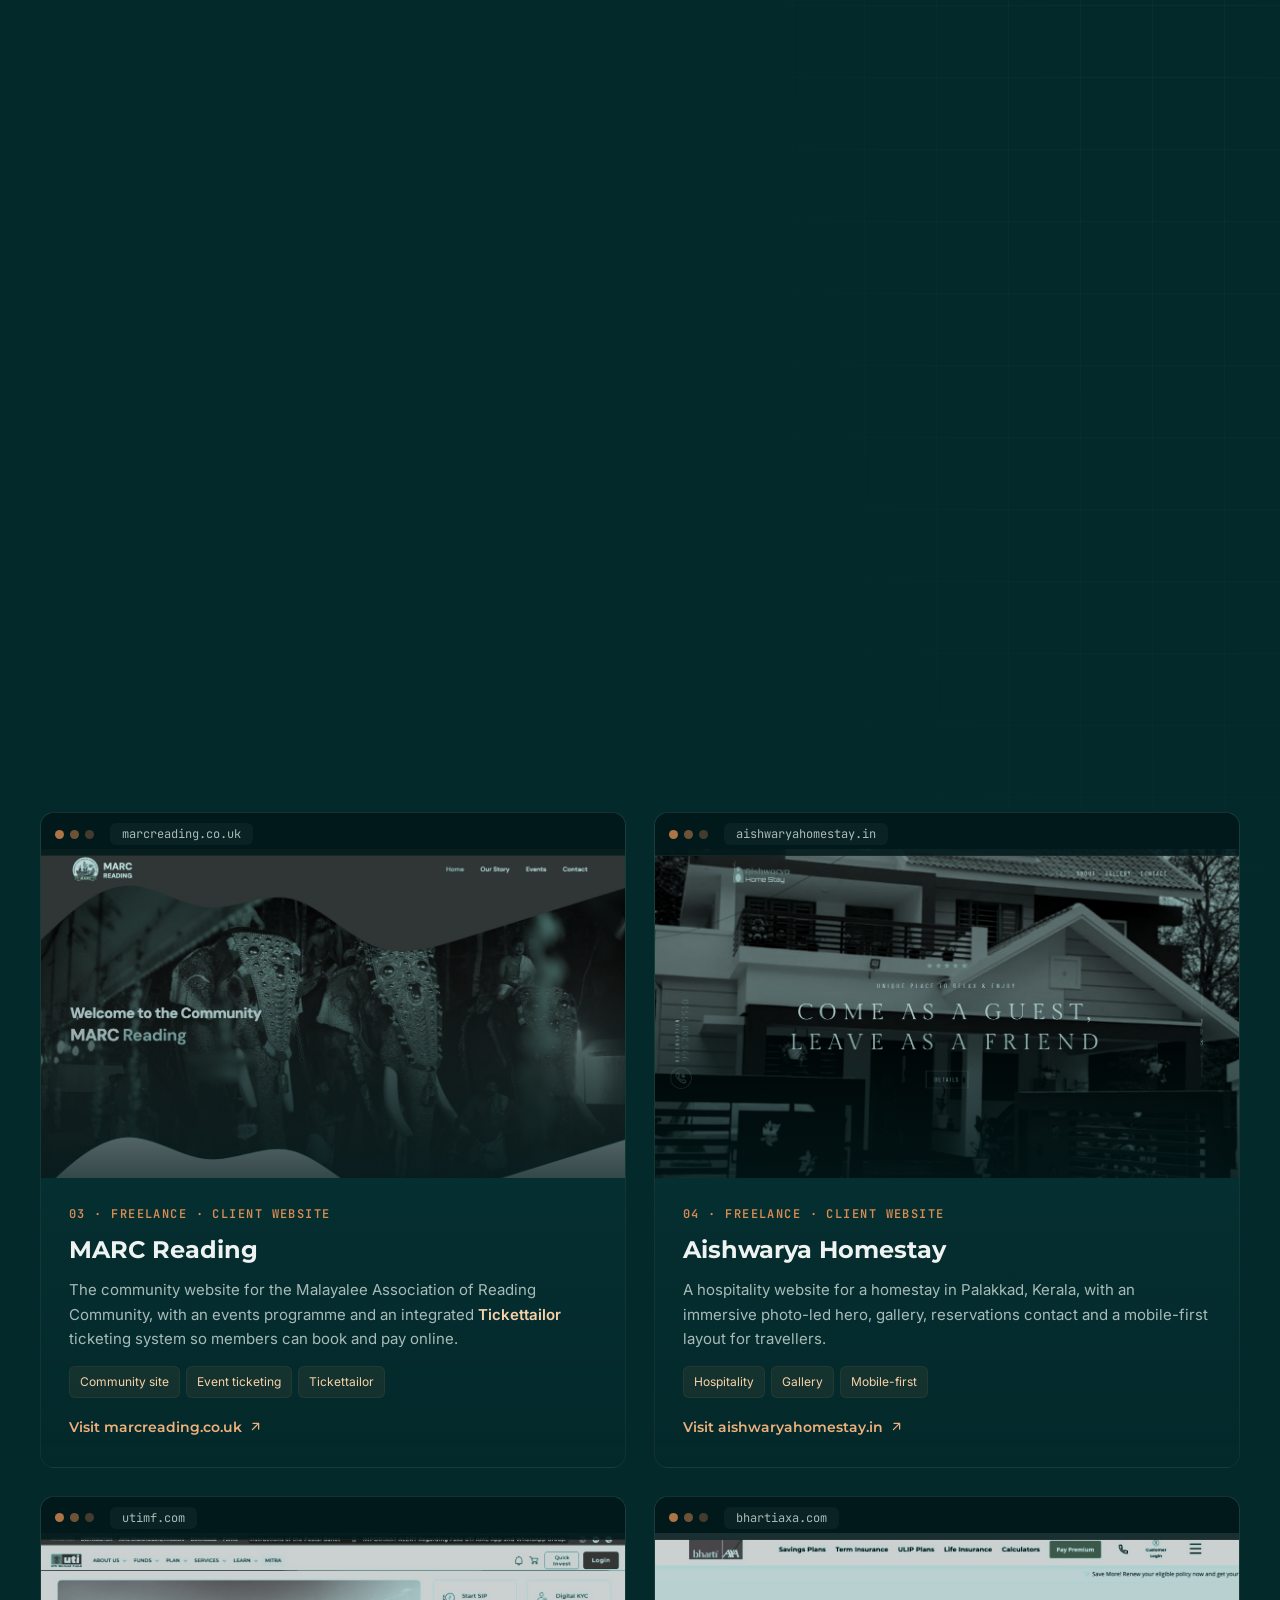
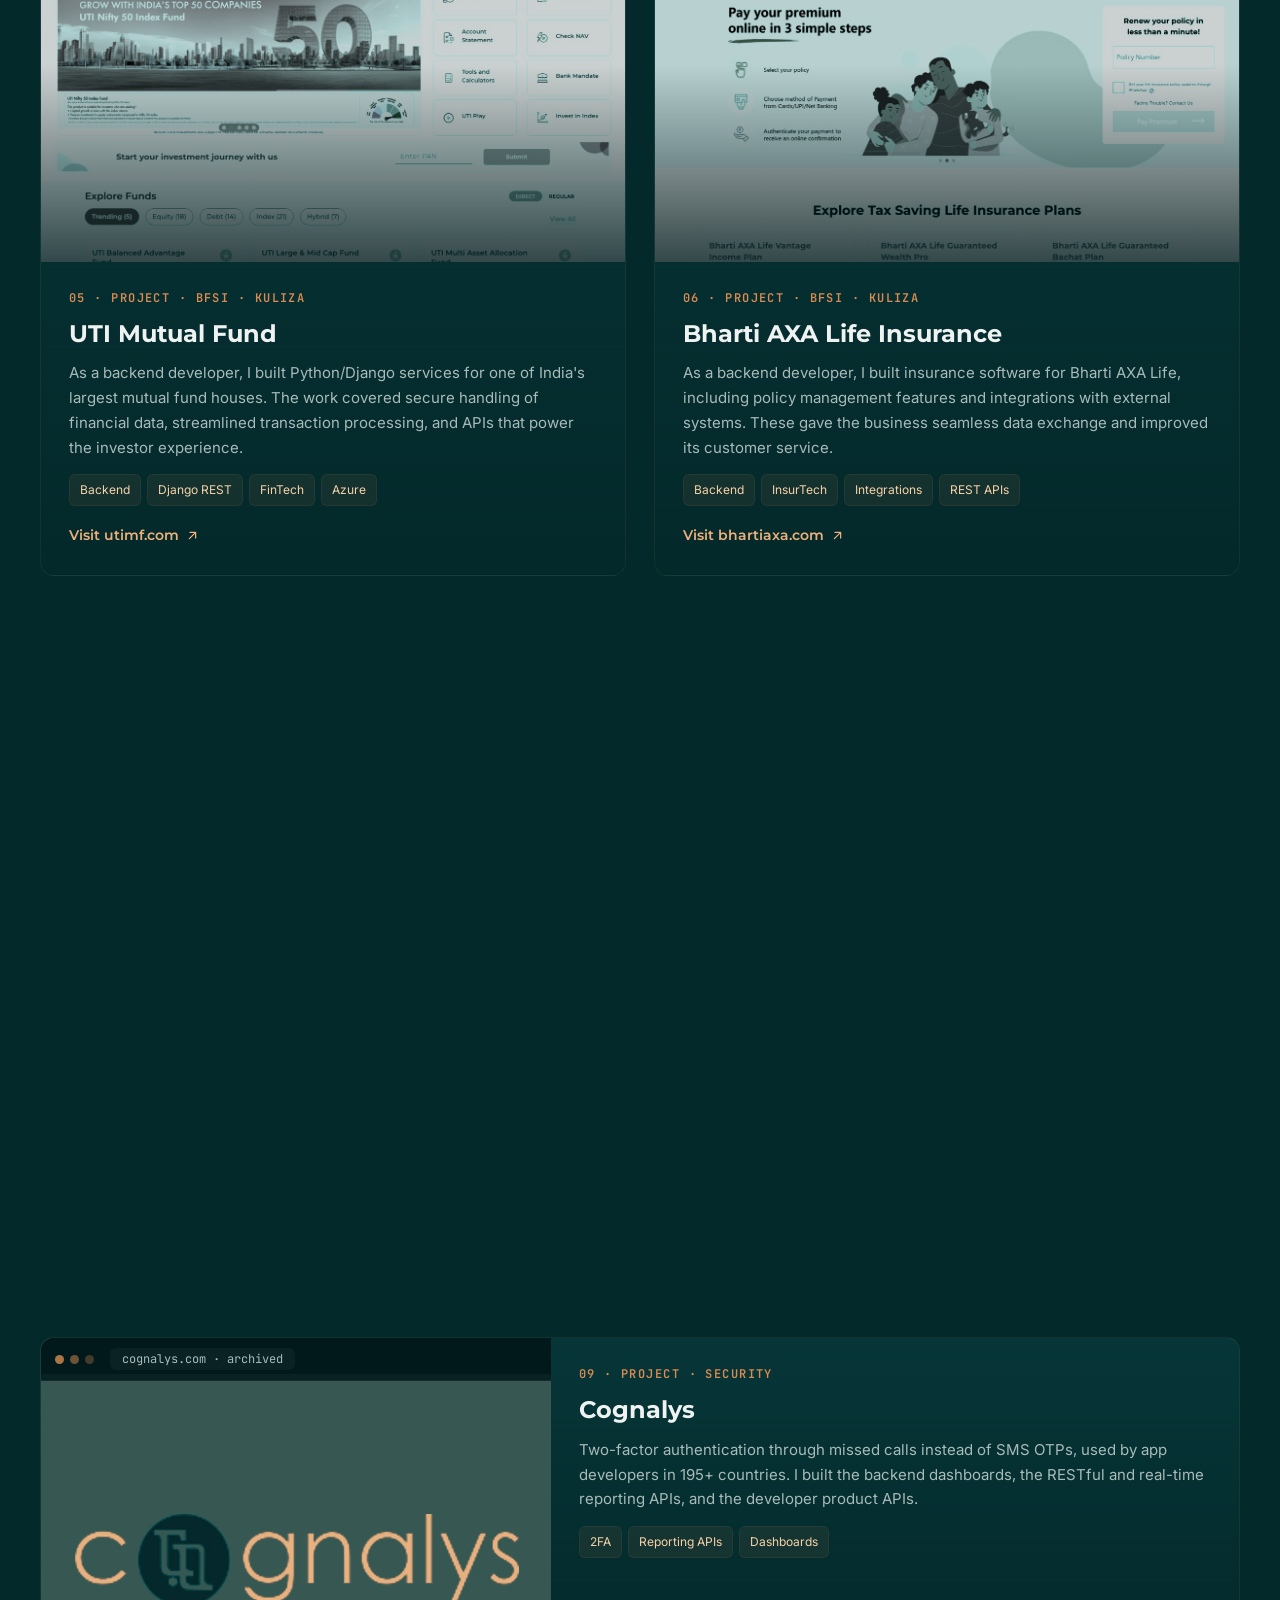
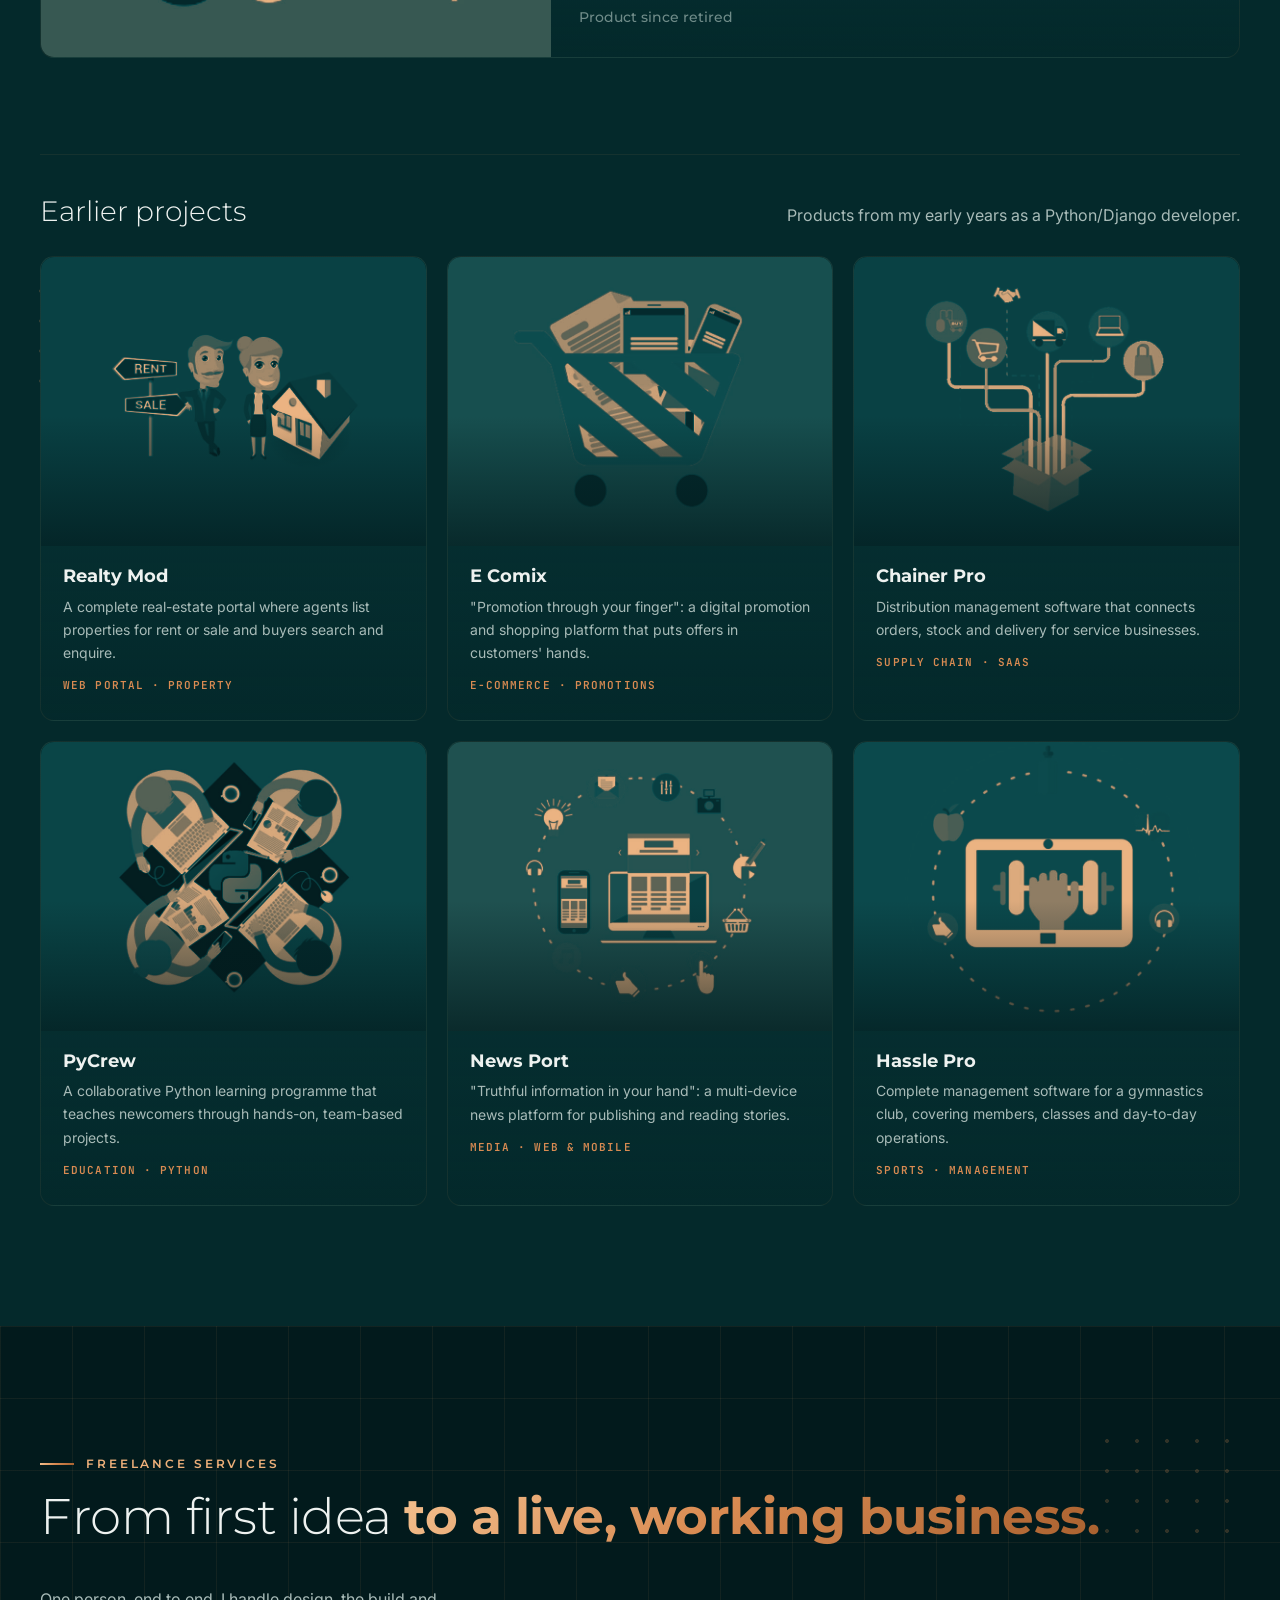
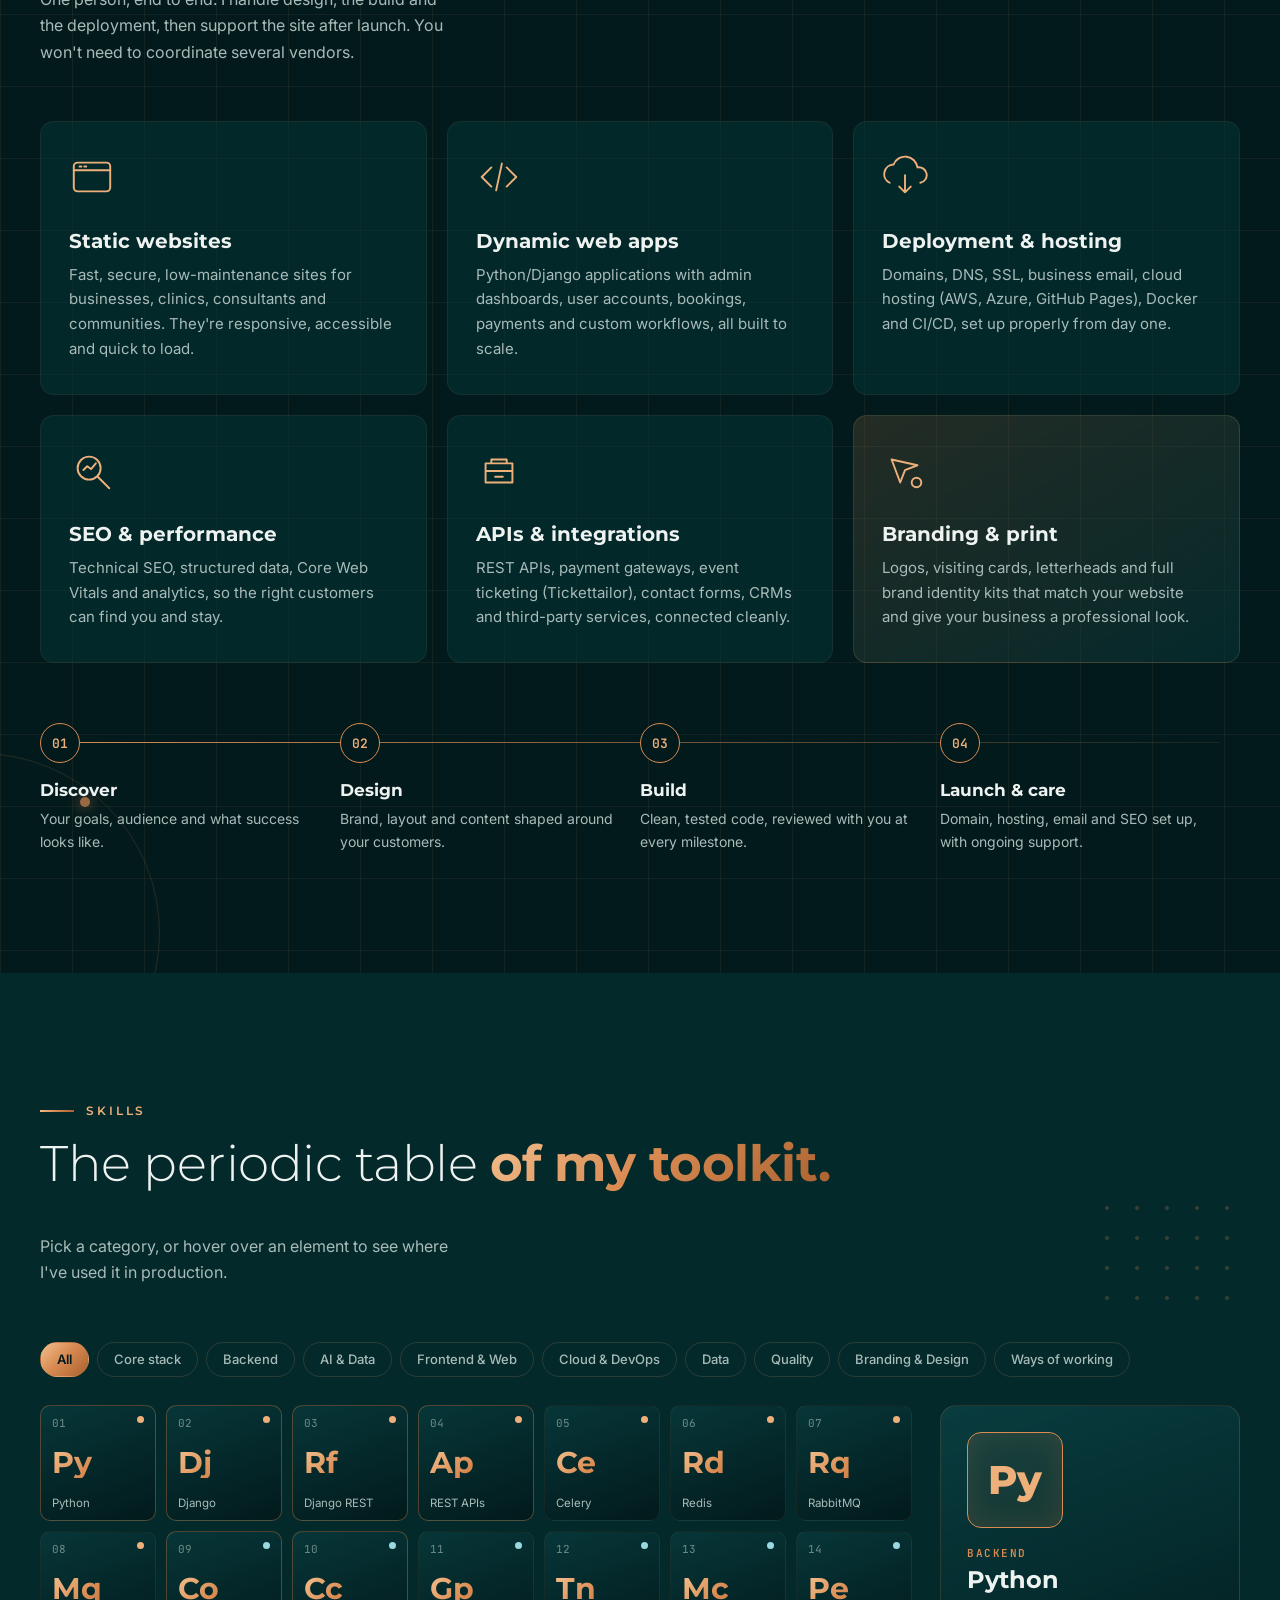
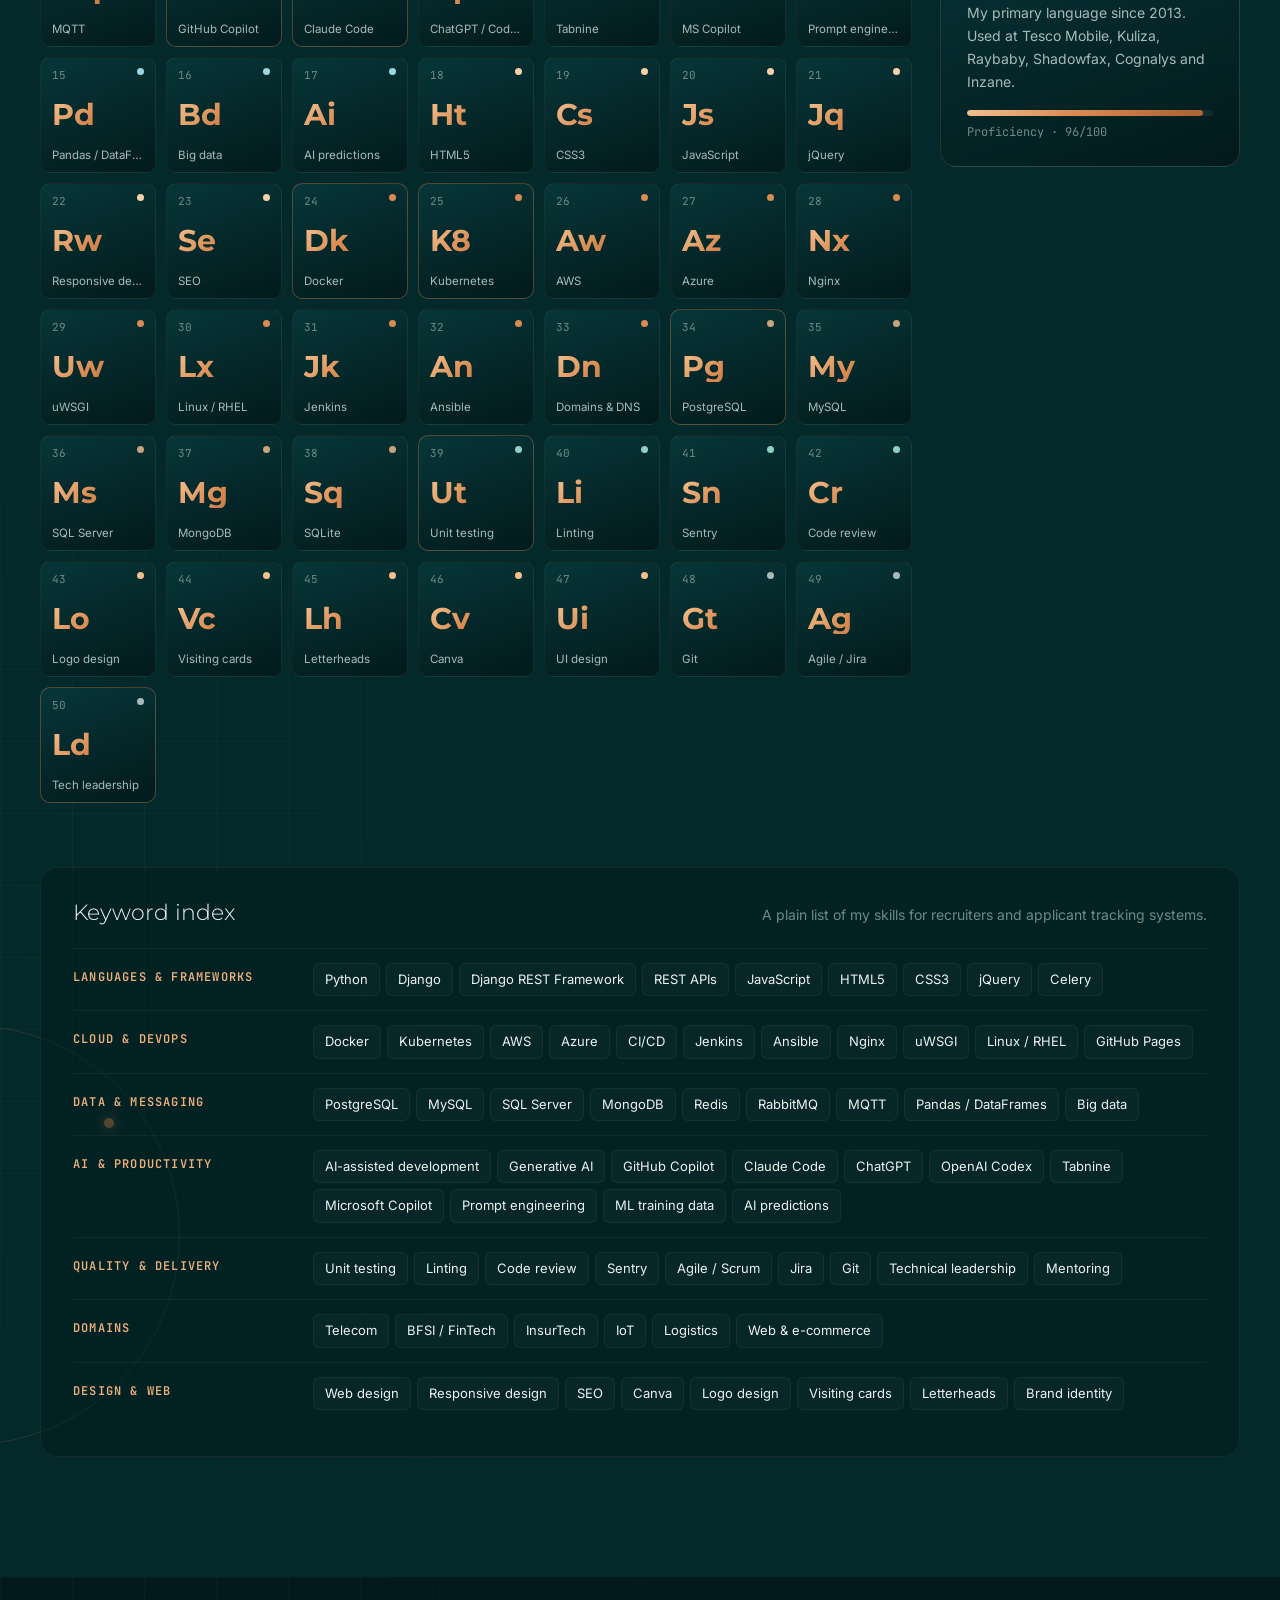
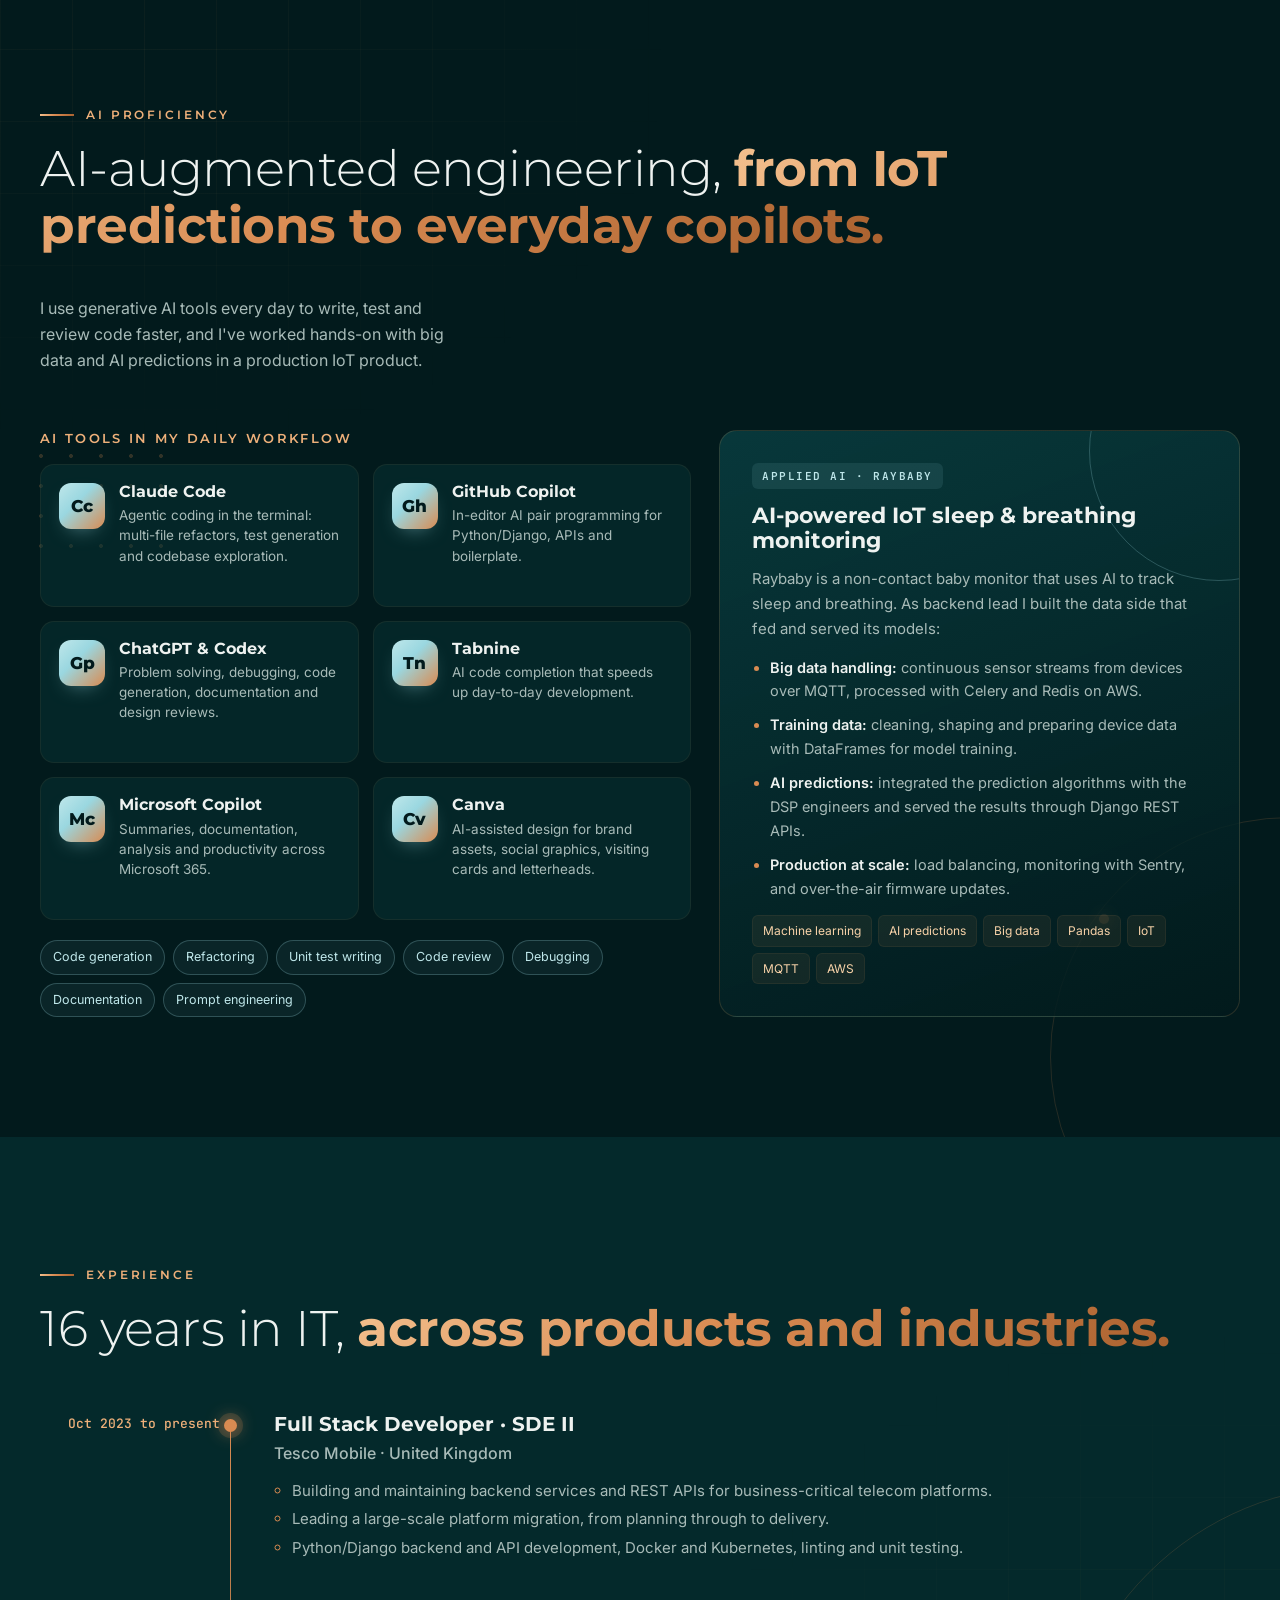
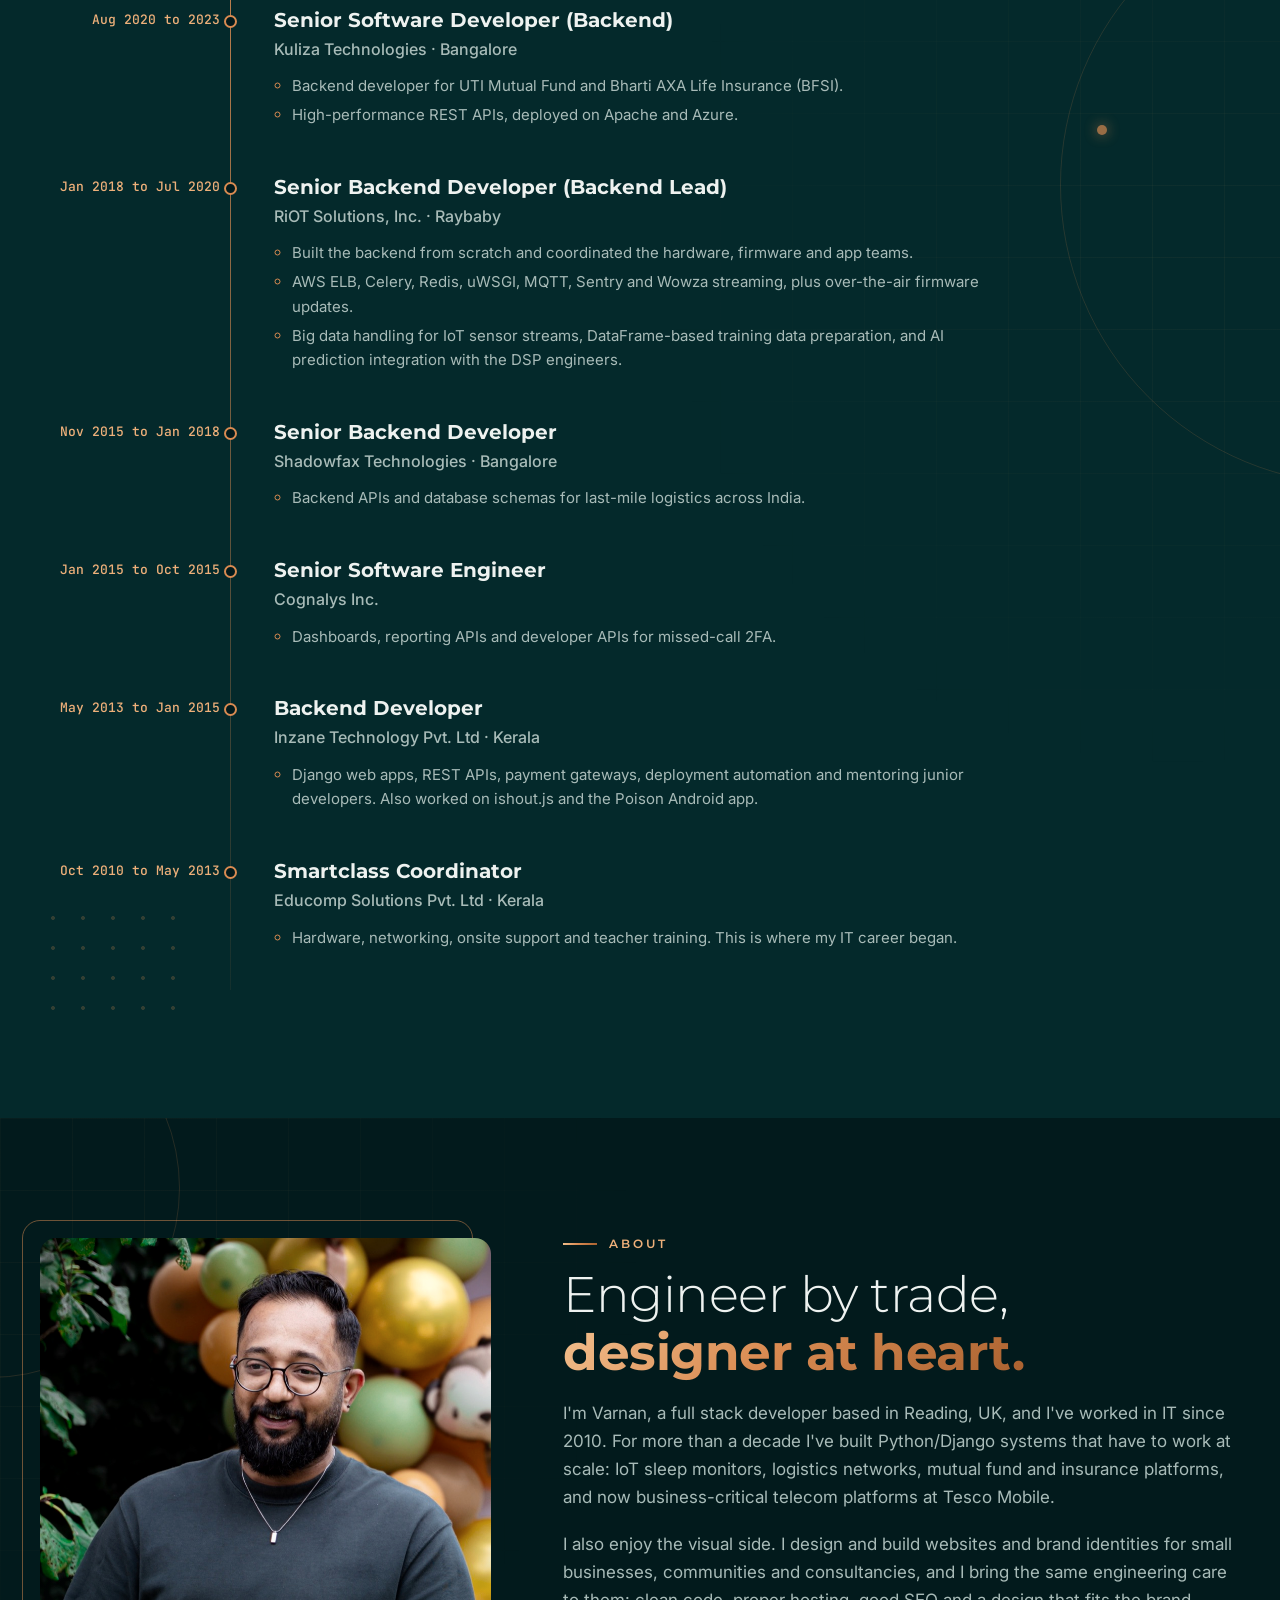
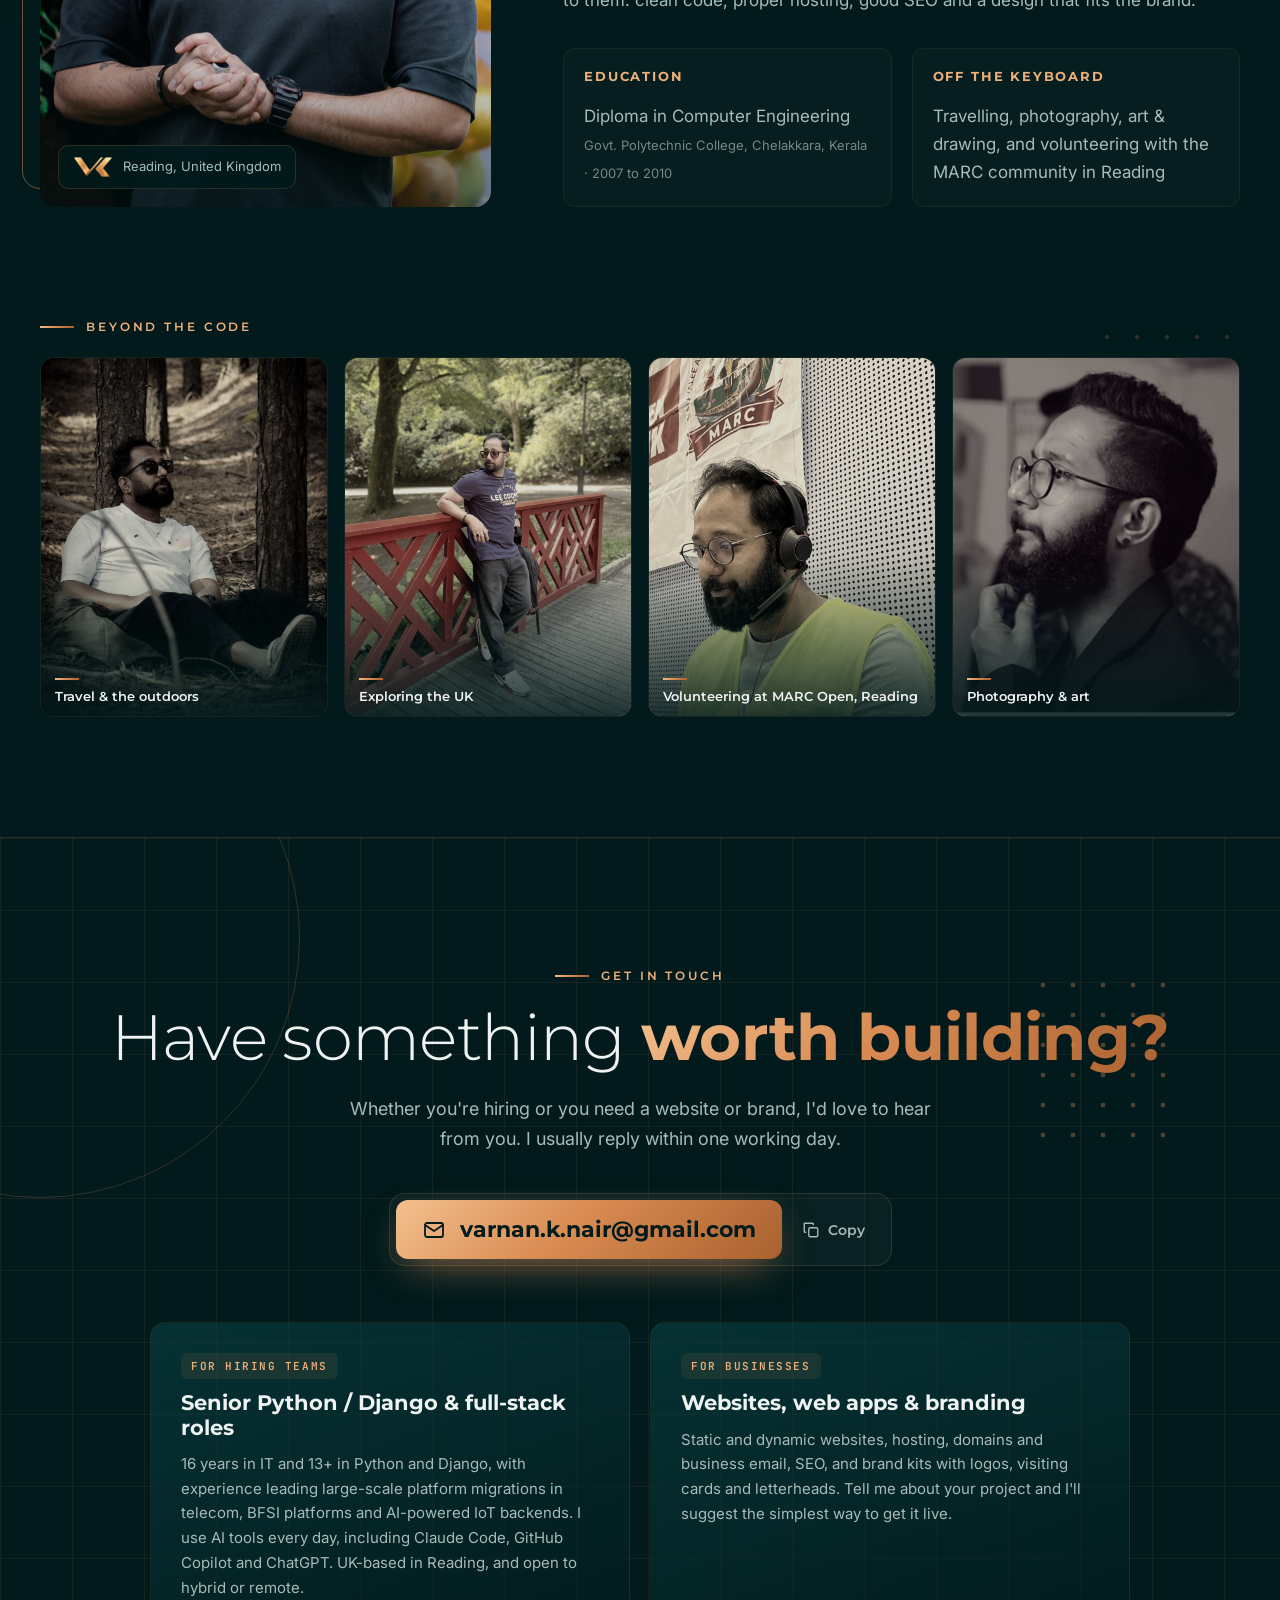
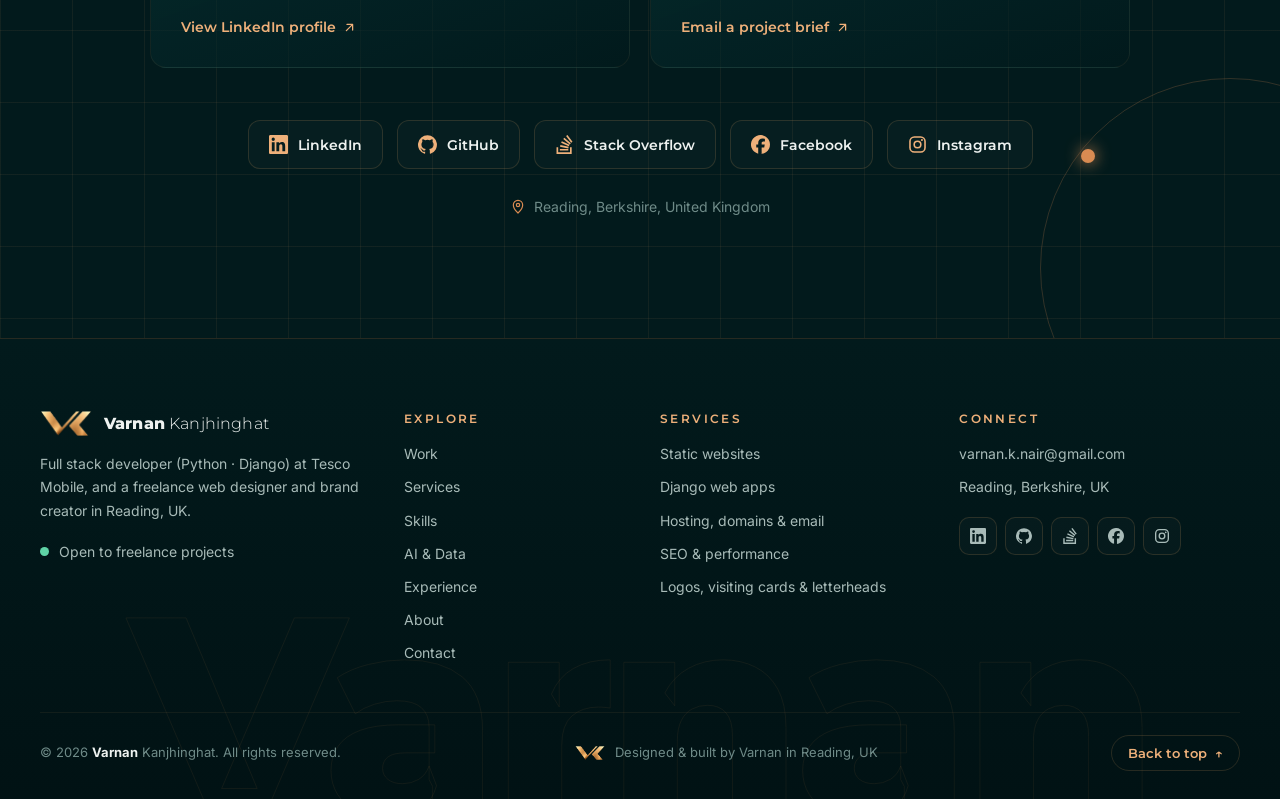
<file: experience/index.html>
<!doctype html>
<html lang="en-GB">
<head>
  <meta charset="utf-8">
  <title>Varnan Kanjhinghat</title>
  <meta name="robots" content="noindex, follow">
  <link rel="canonical" href="https://varnanknair.me/">
  <meta http-equiv="refresh" content="0; url=/?s=experience">
  <script>location.replace('/?s=experience');</script>
  <style>body{margin:0;background:#021a1c}</style>
</head>
<body></body>
</html>
</file>
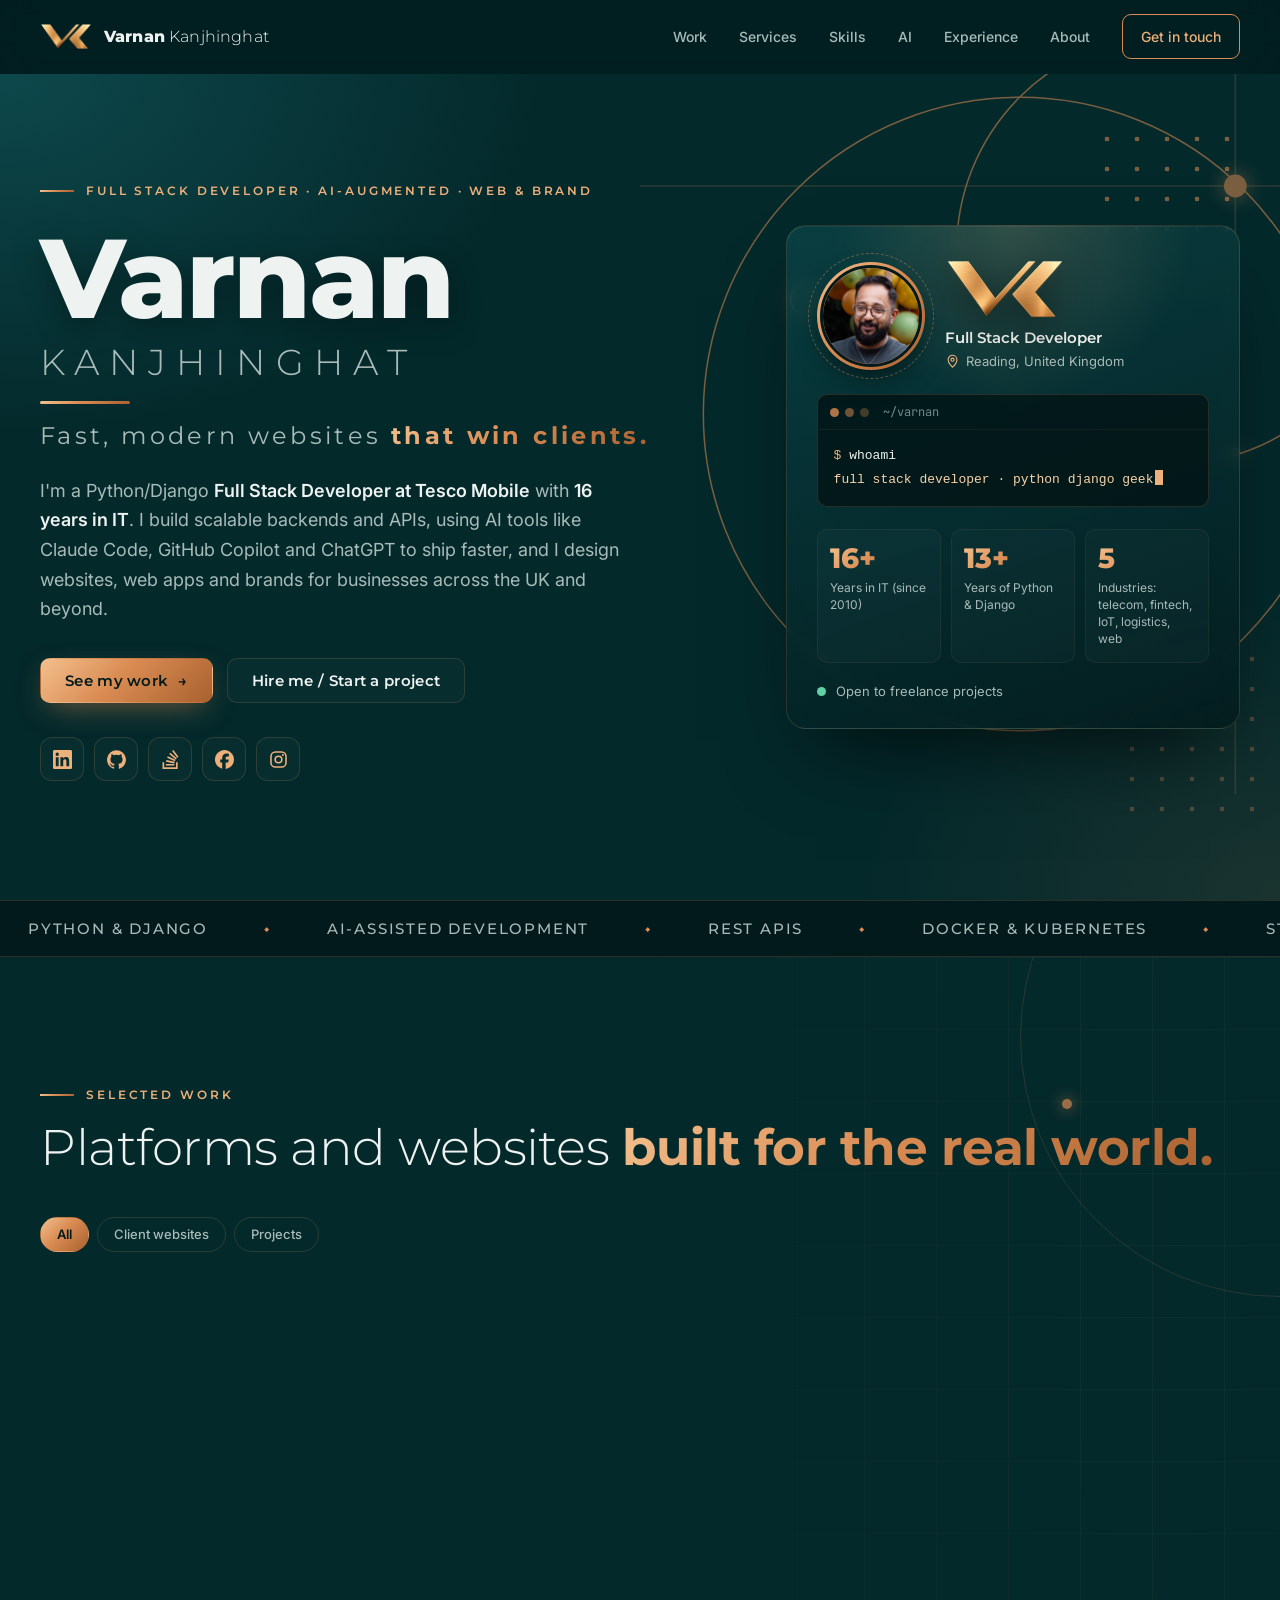
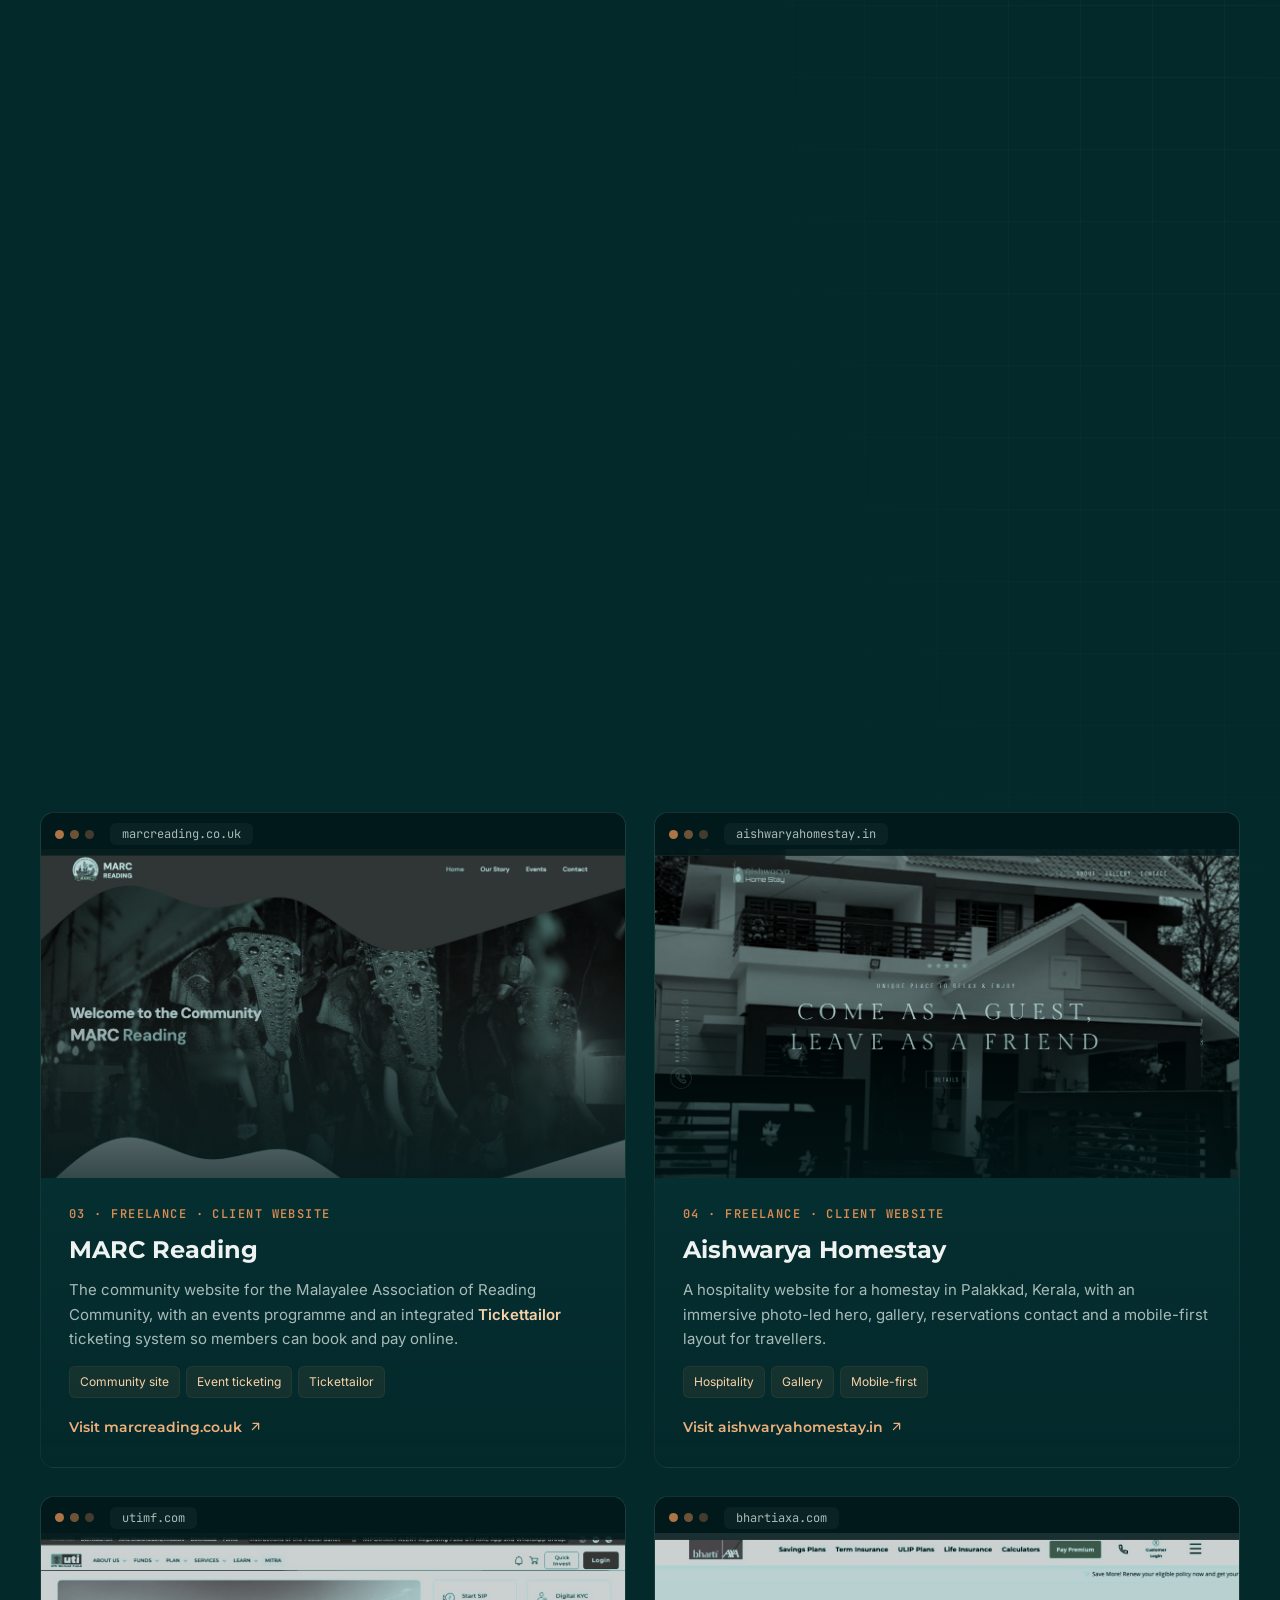
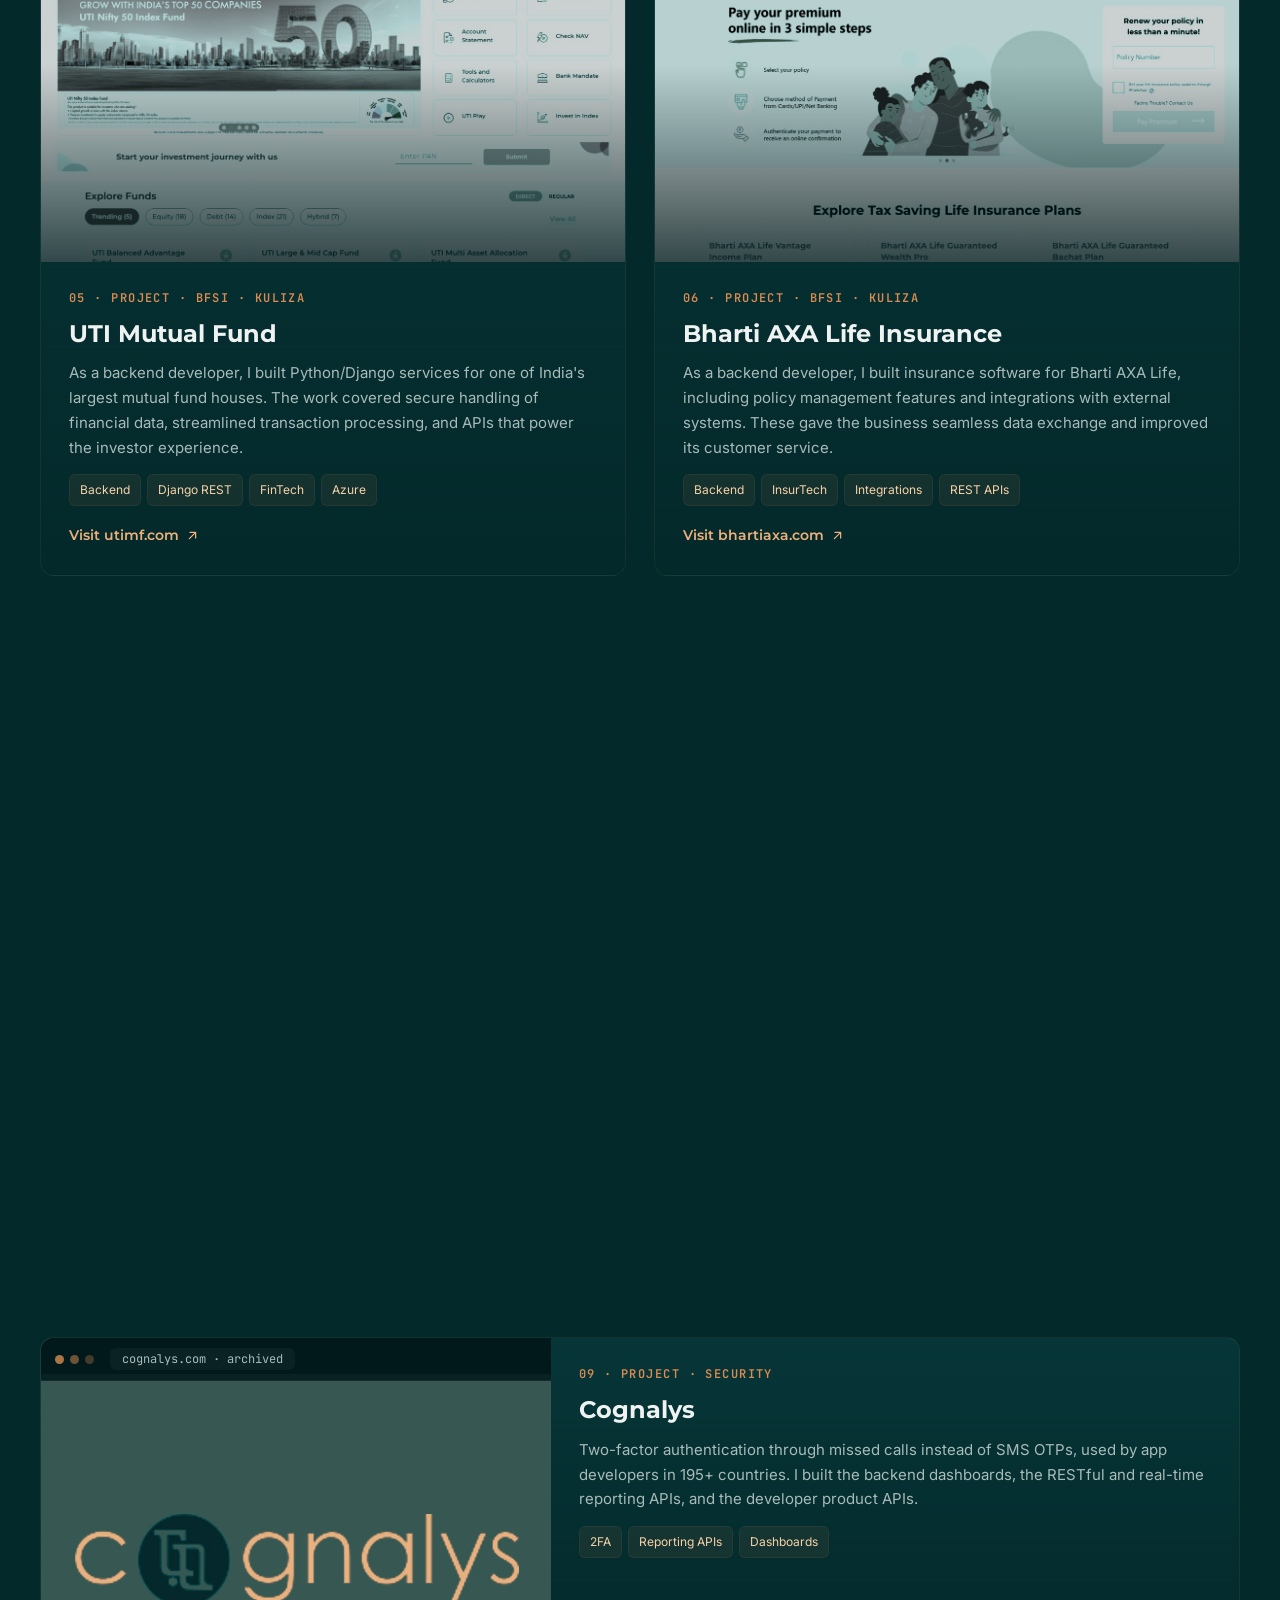
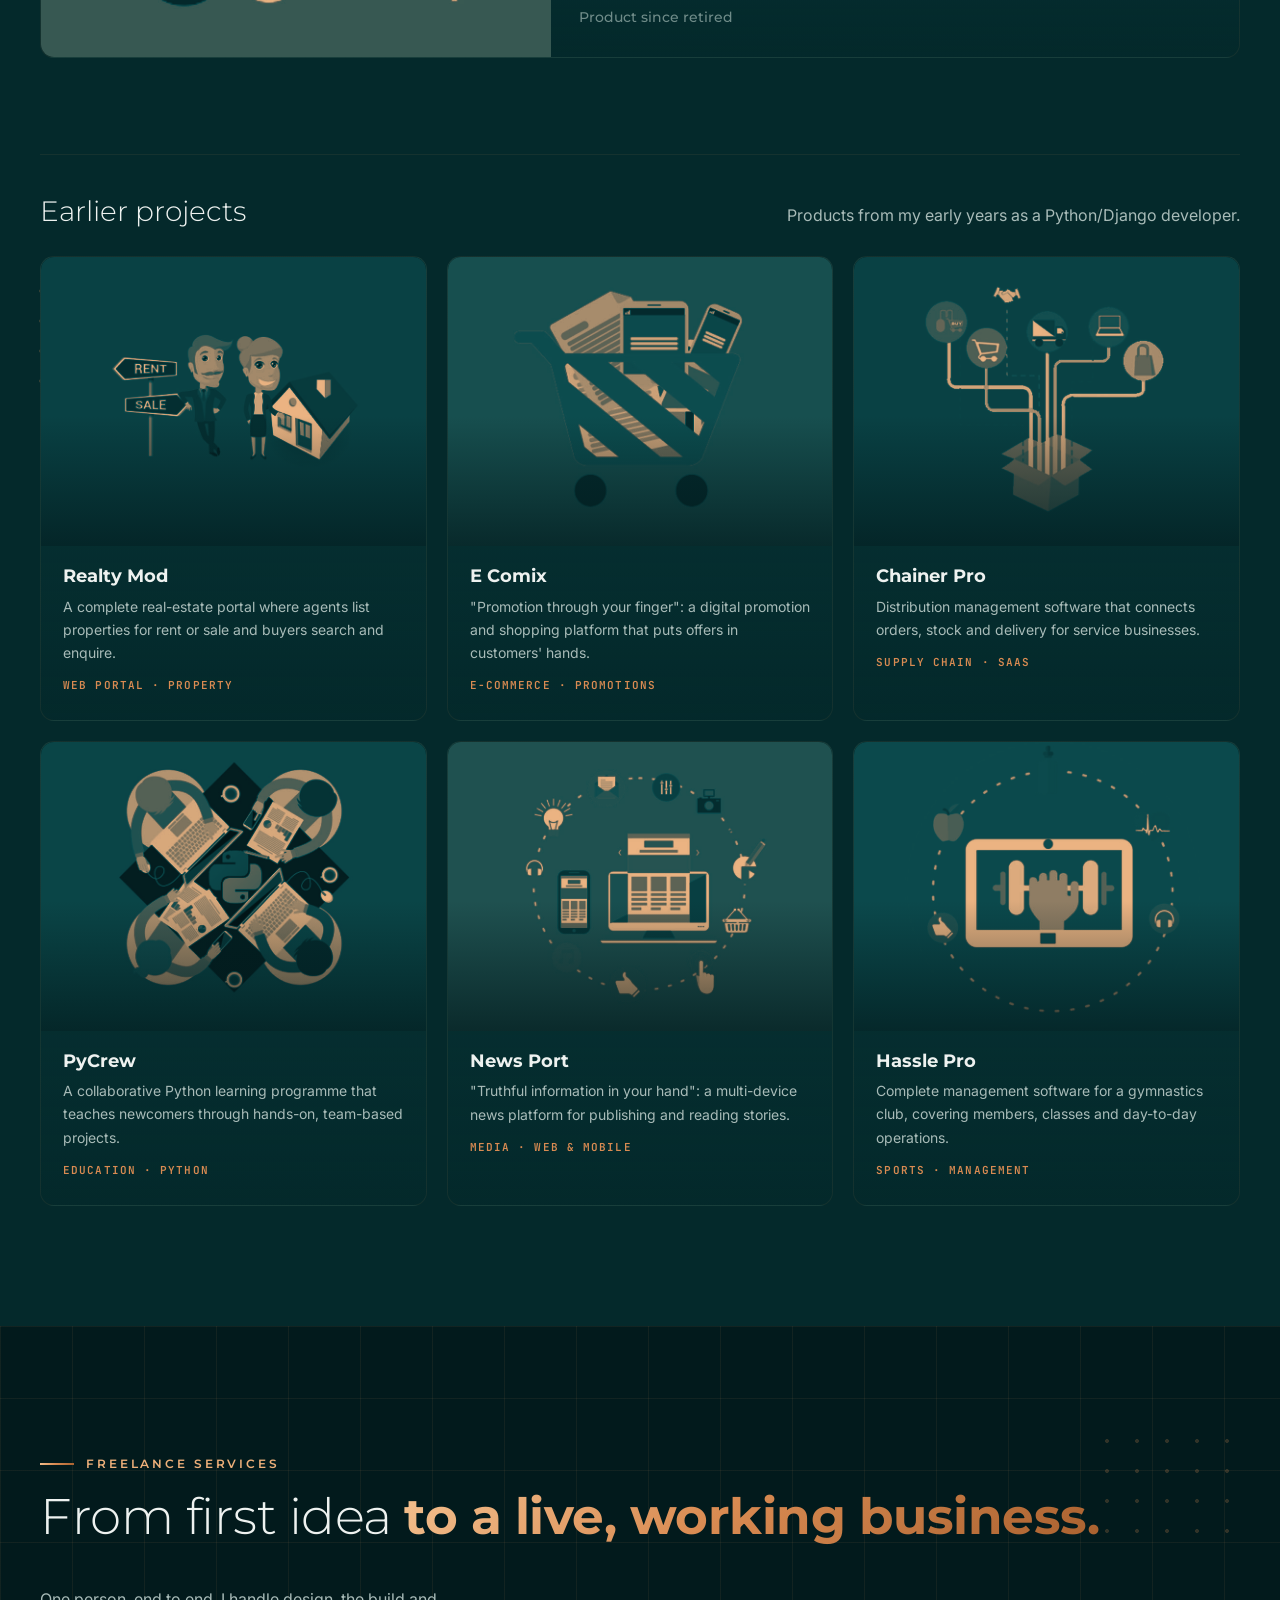
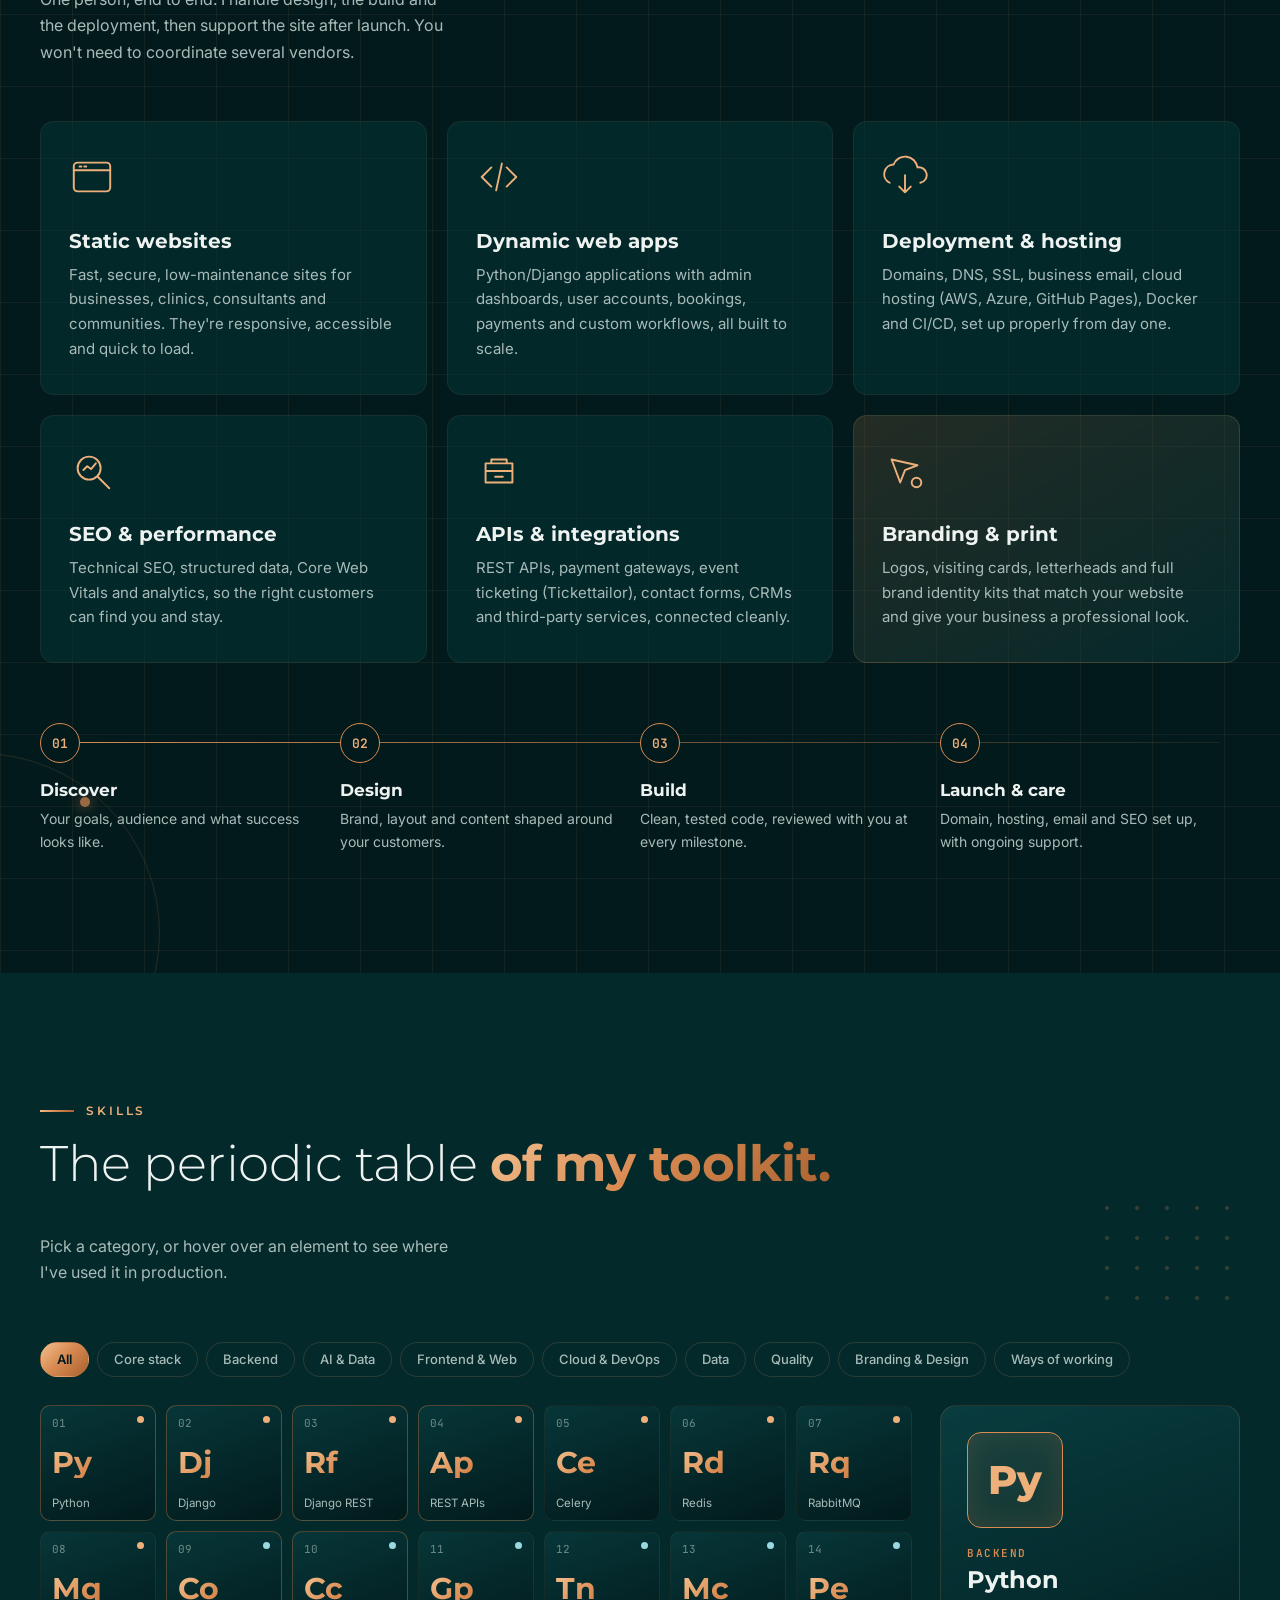
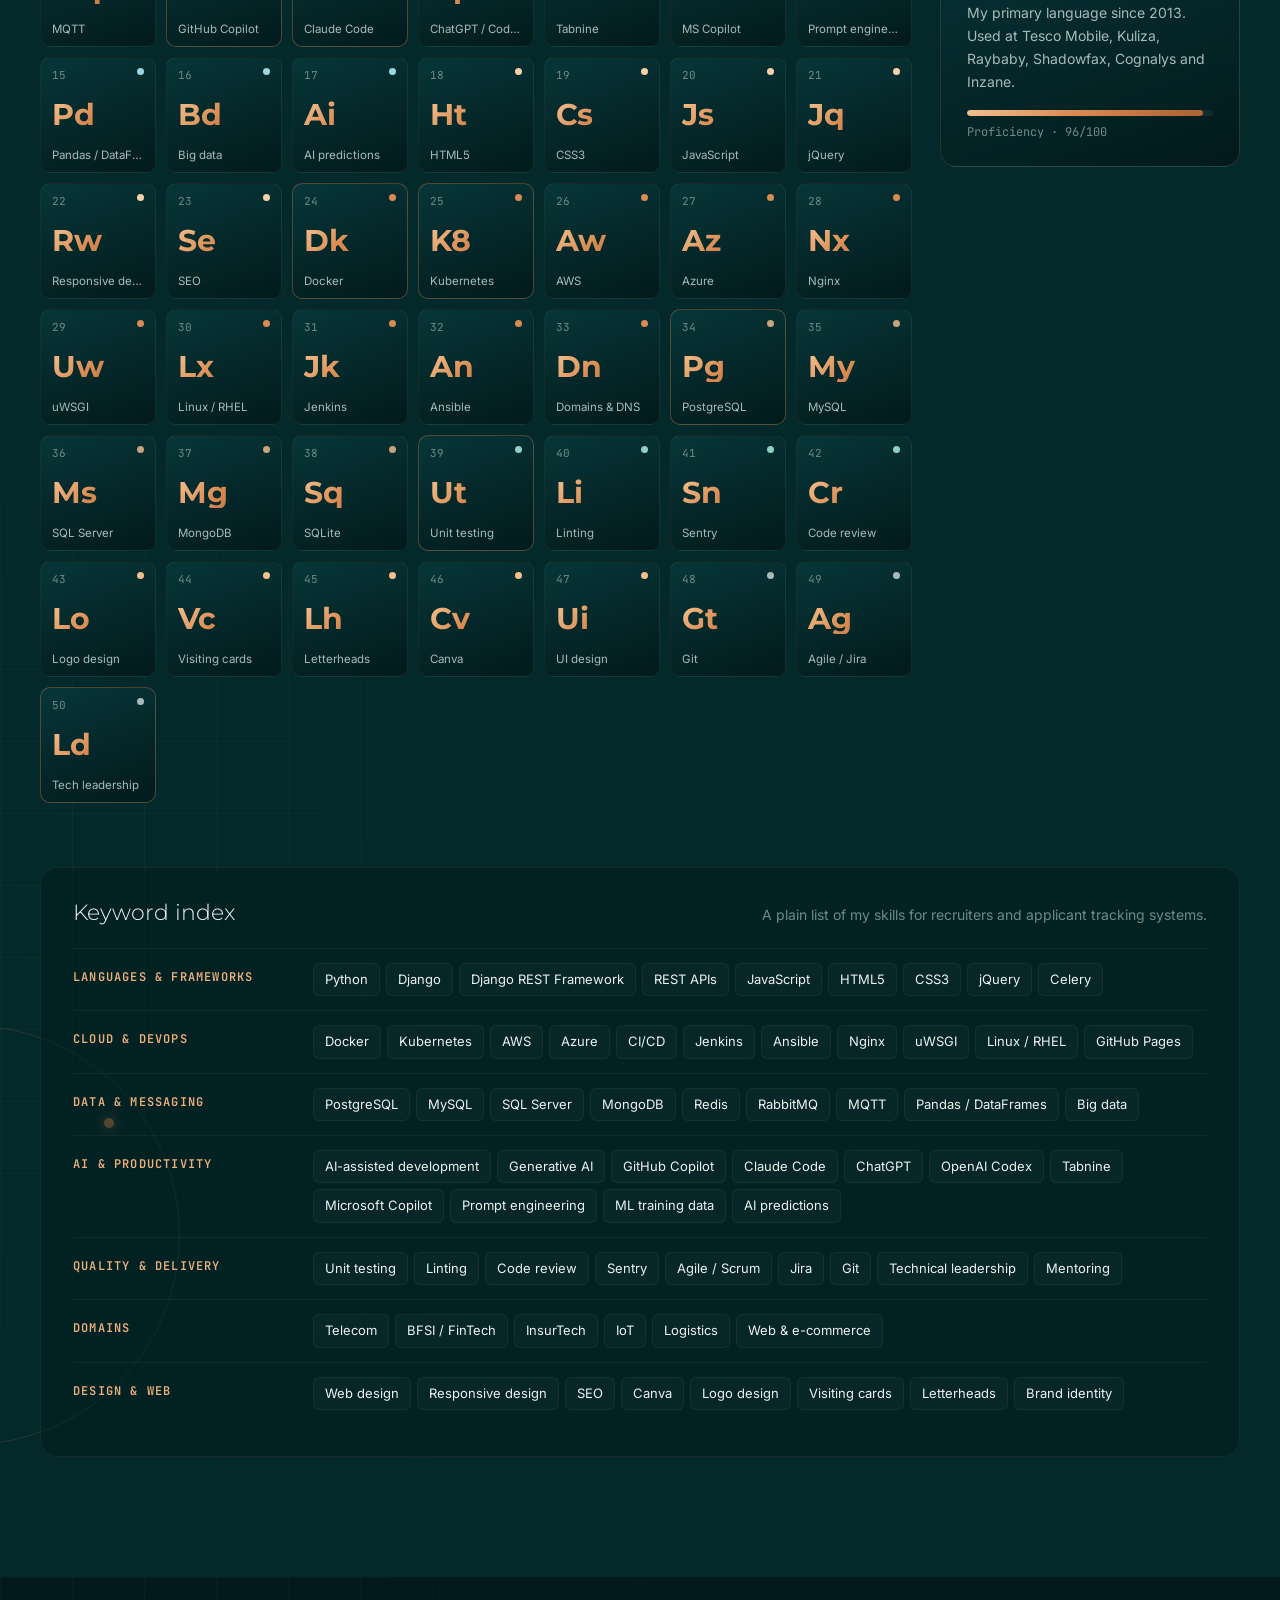
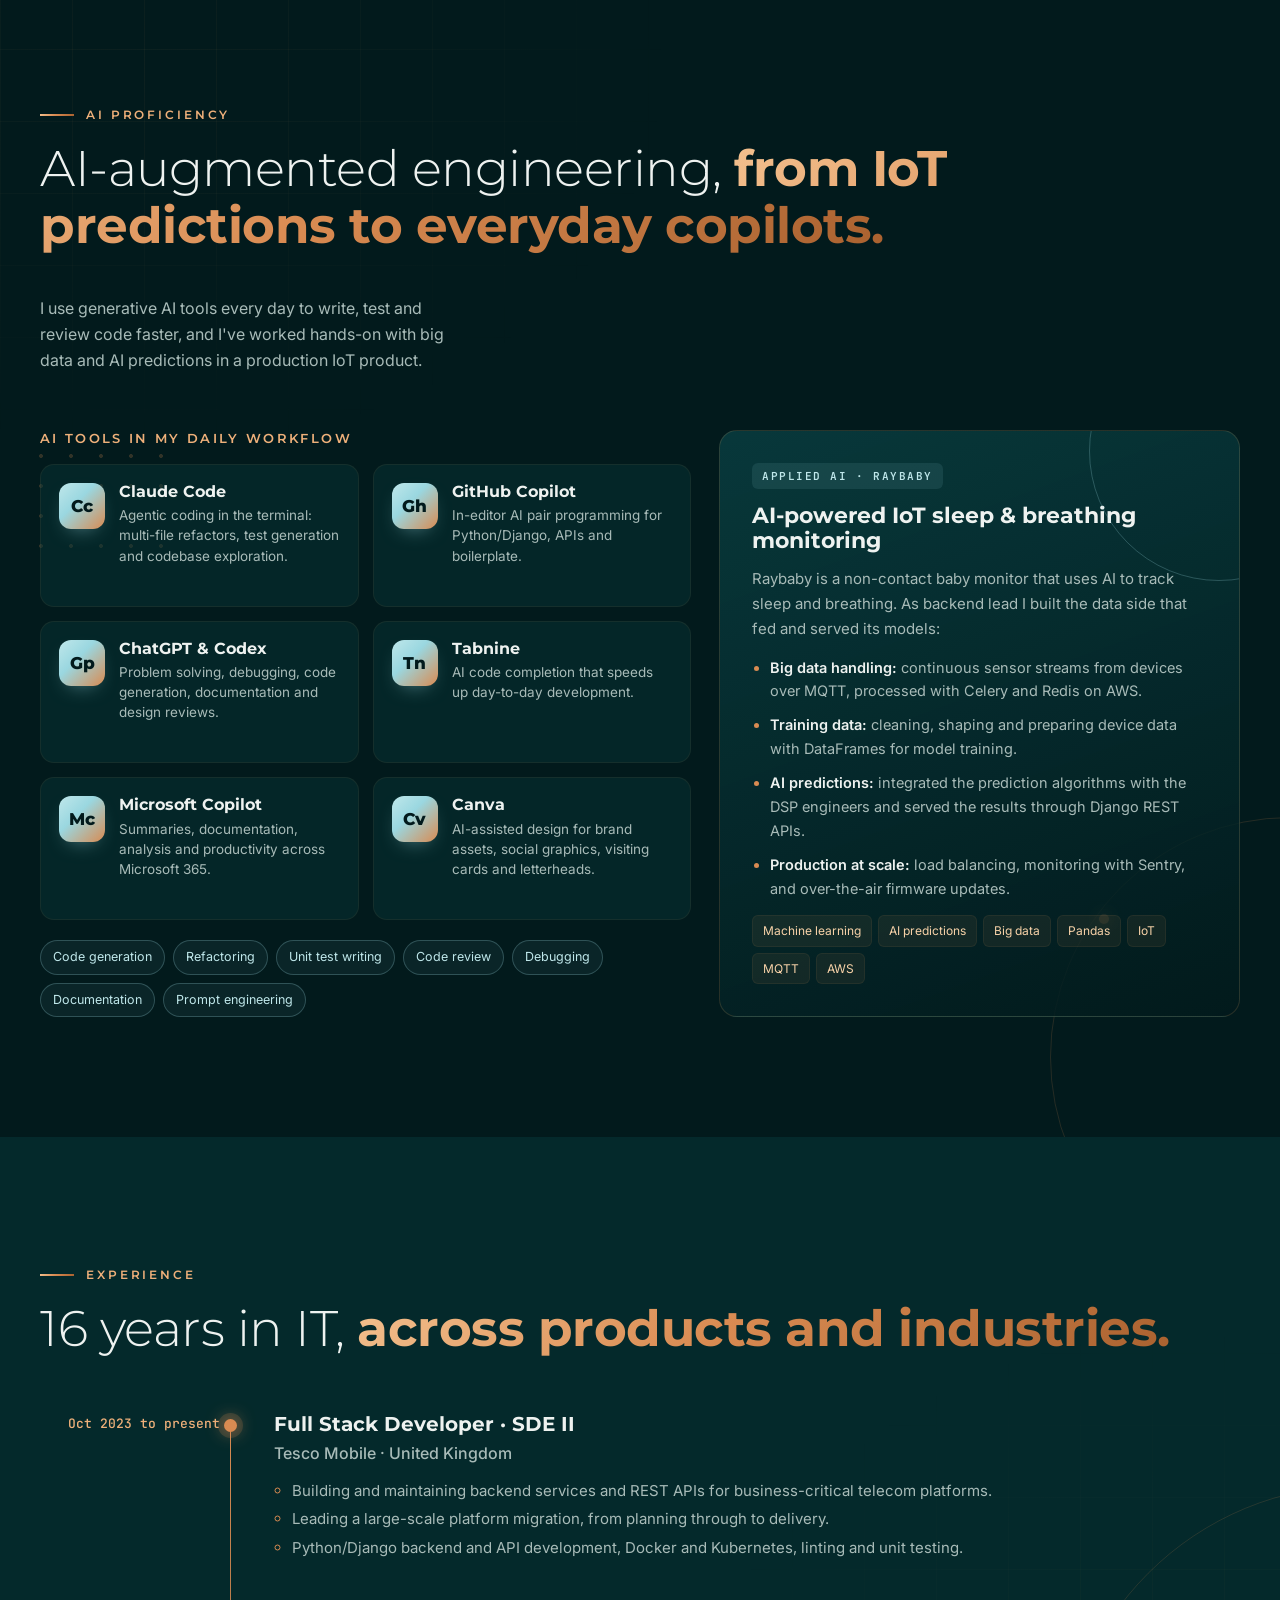
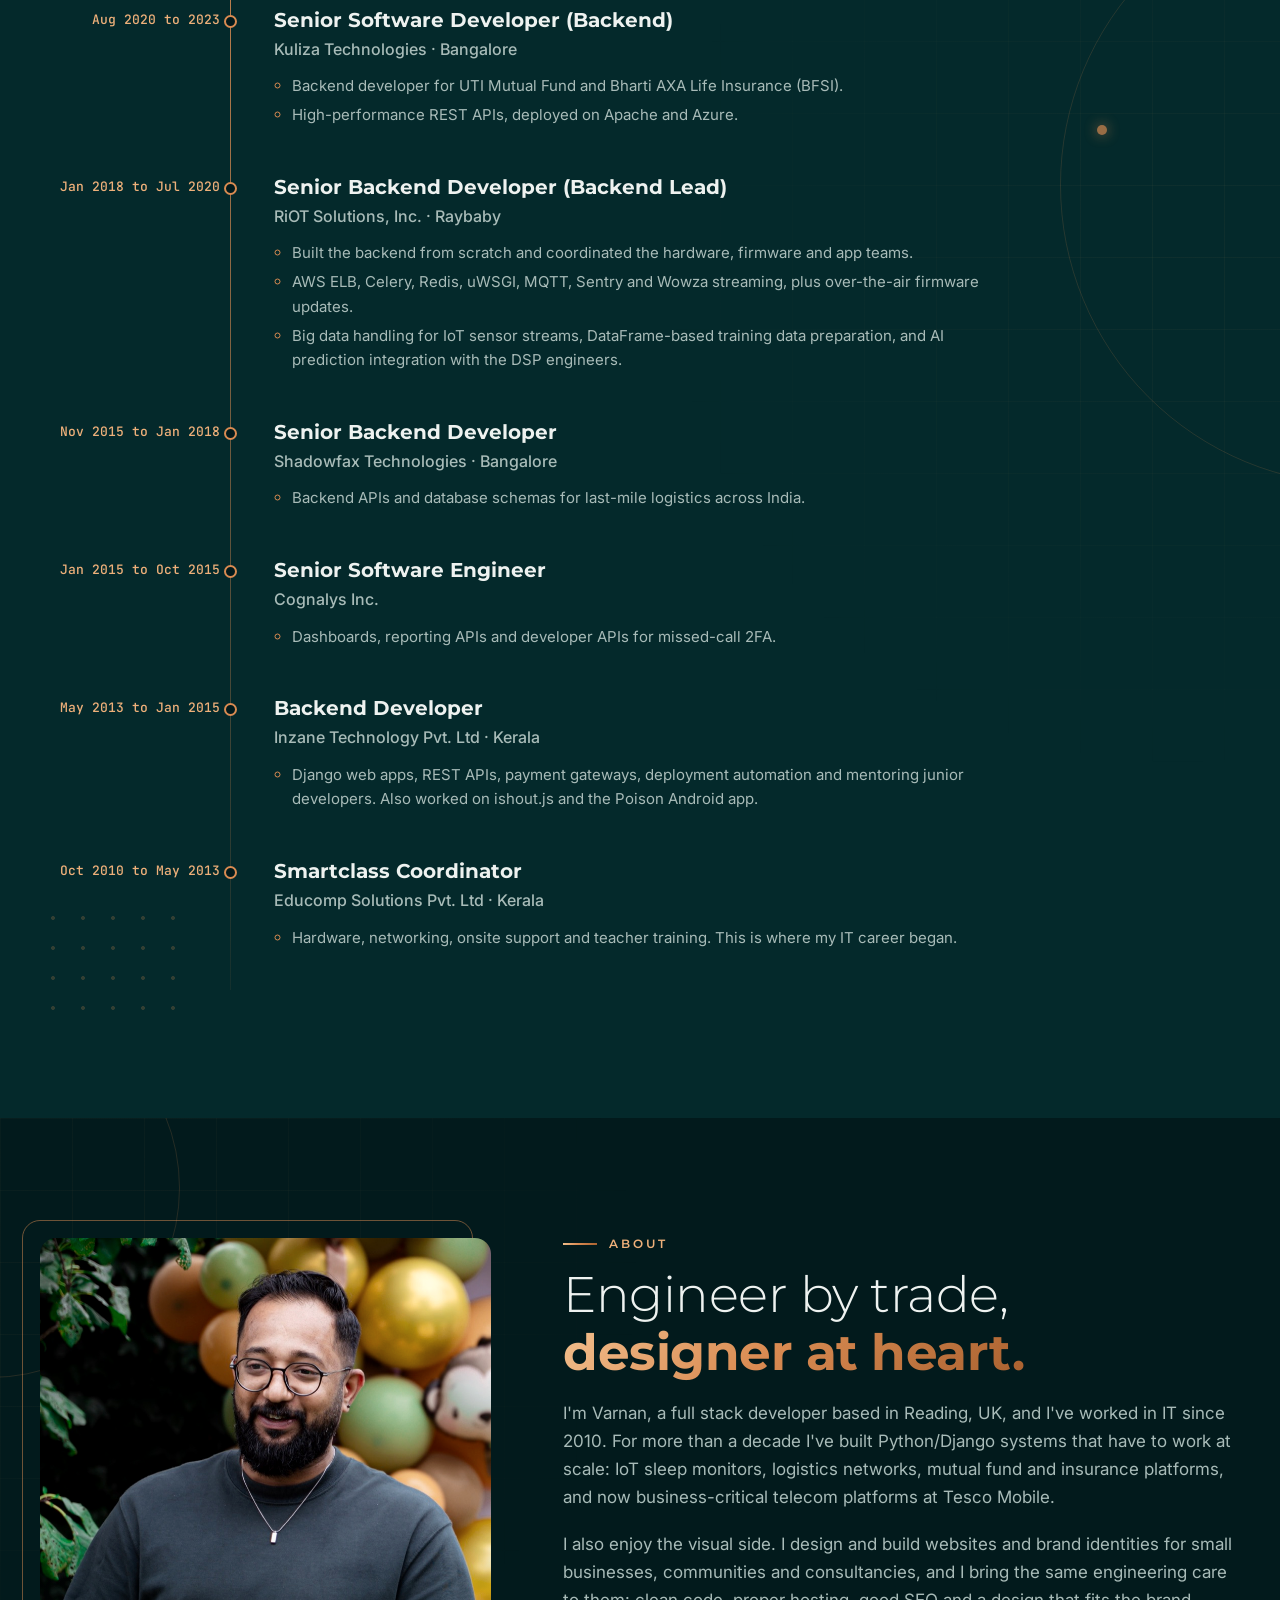
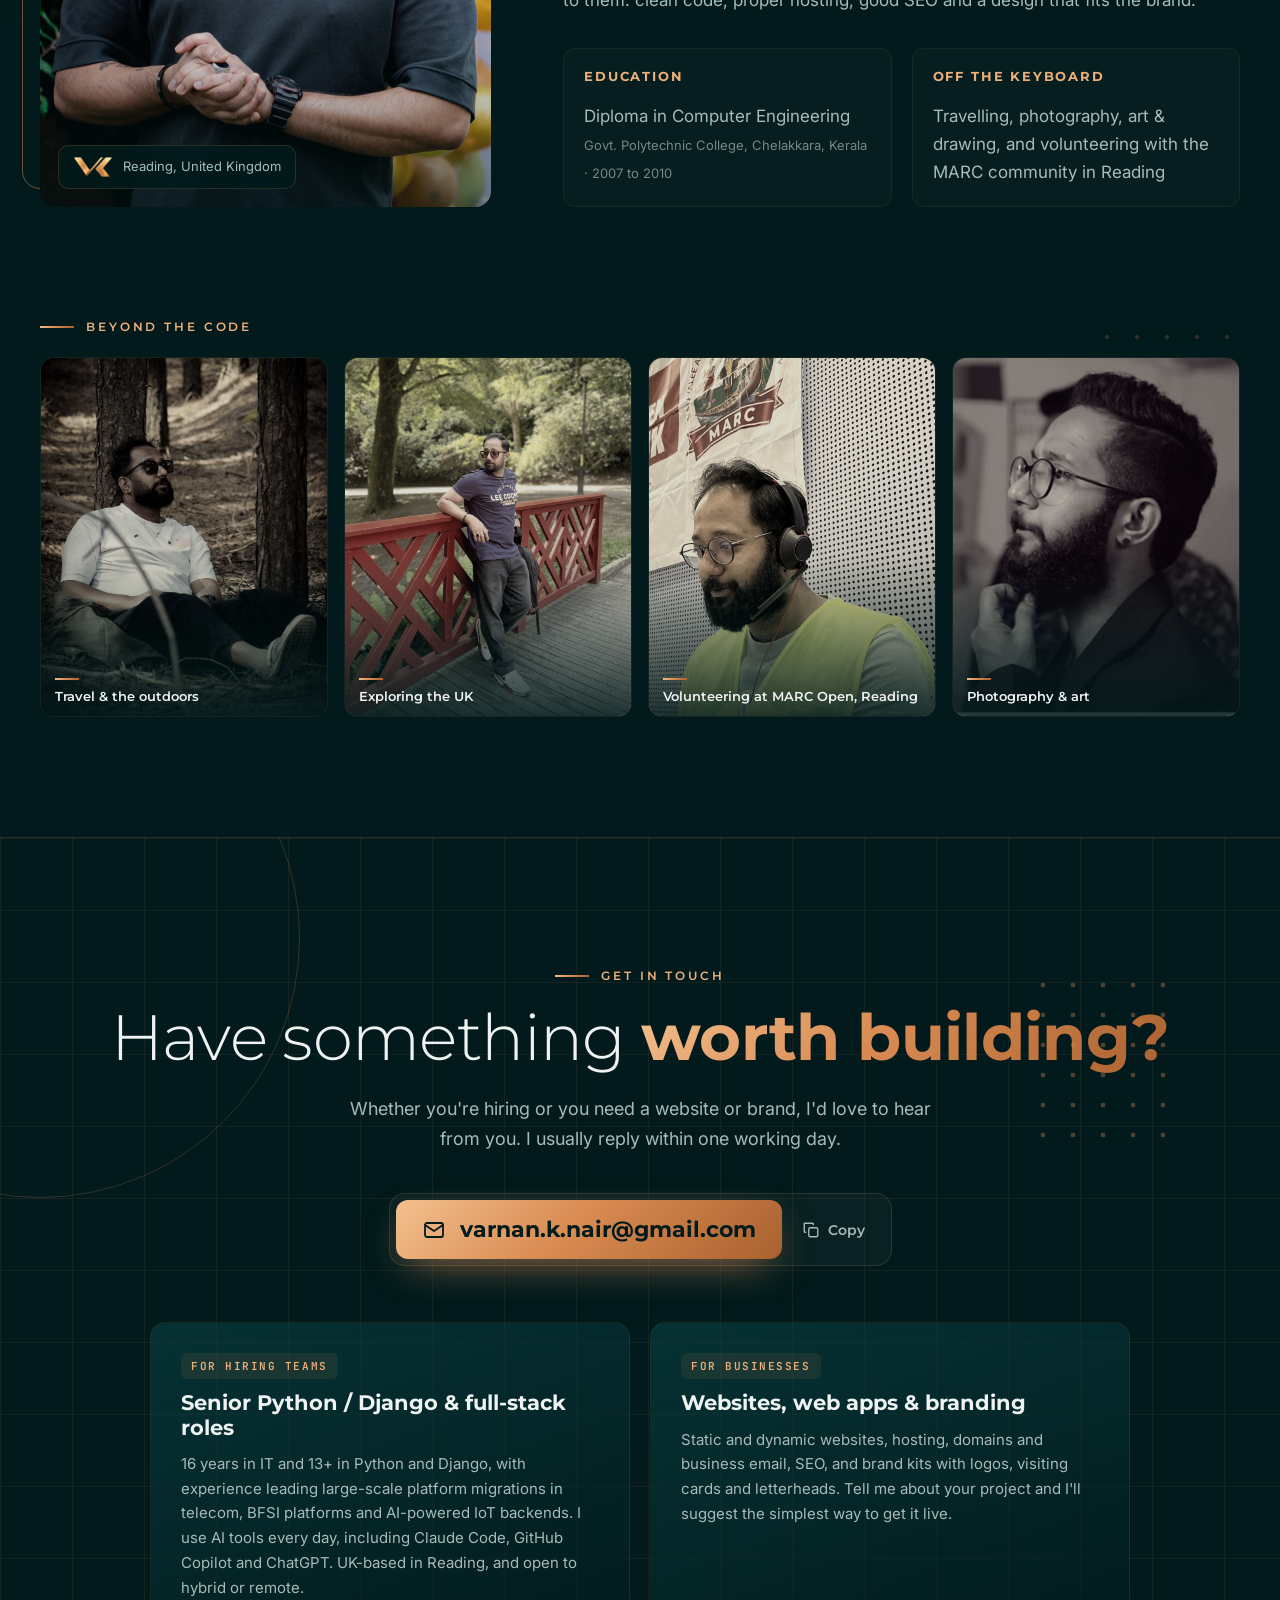
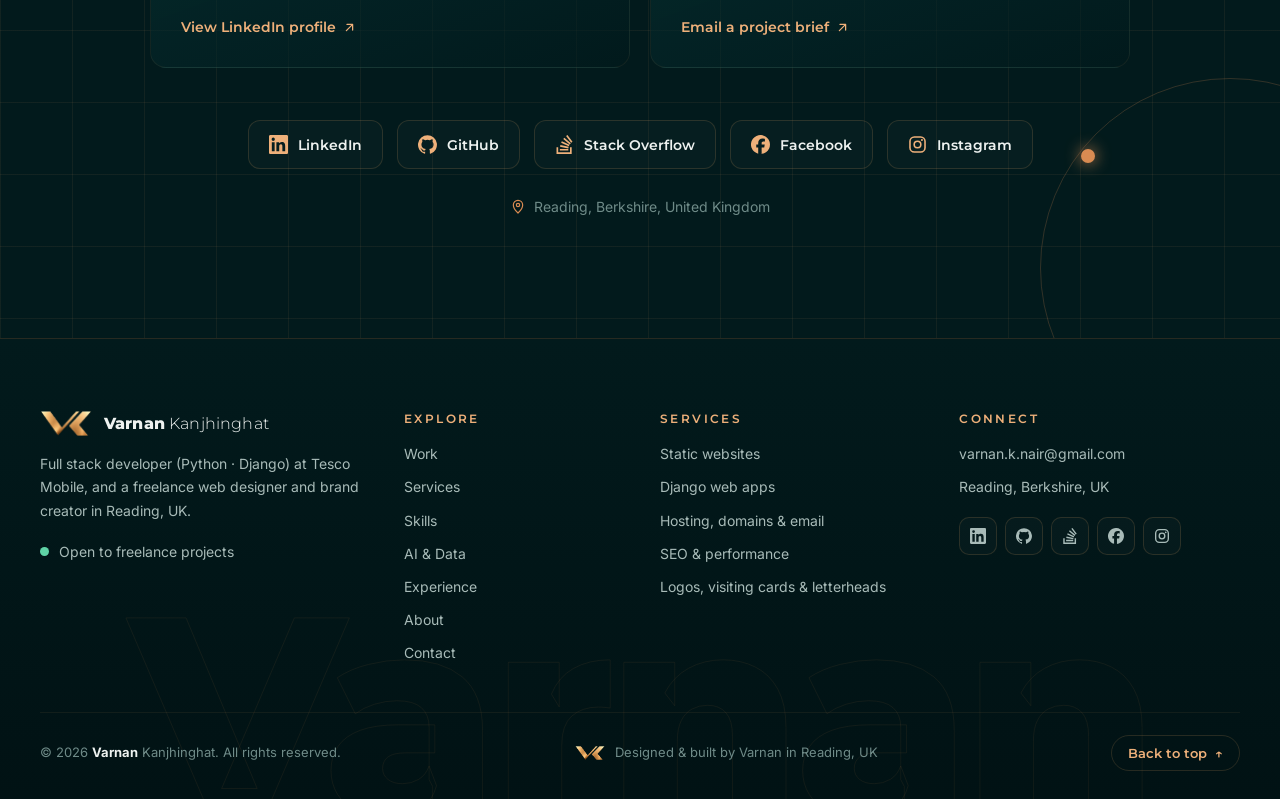
<file: services/index.html>
<!doctype html>
<html lang="en-GB">
<head>
  <meta charset="utf-8">
  <title>Varnan Kanjhinghat</title>
  <meta name="robots" content="noindex, follow">
  <link rel="canonical" href="https://varnanknair.me/">
  <meta http-equiv="refresh" content="0; url=/?s=services">
  <script>location.replace('/?s=services');</script>
  <style>body{margin:0;background:#021a1c}</style>
</head>
<body></body>
</html>
</file>
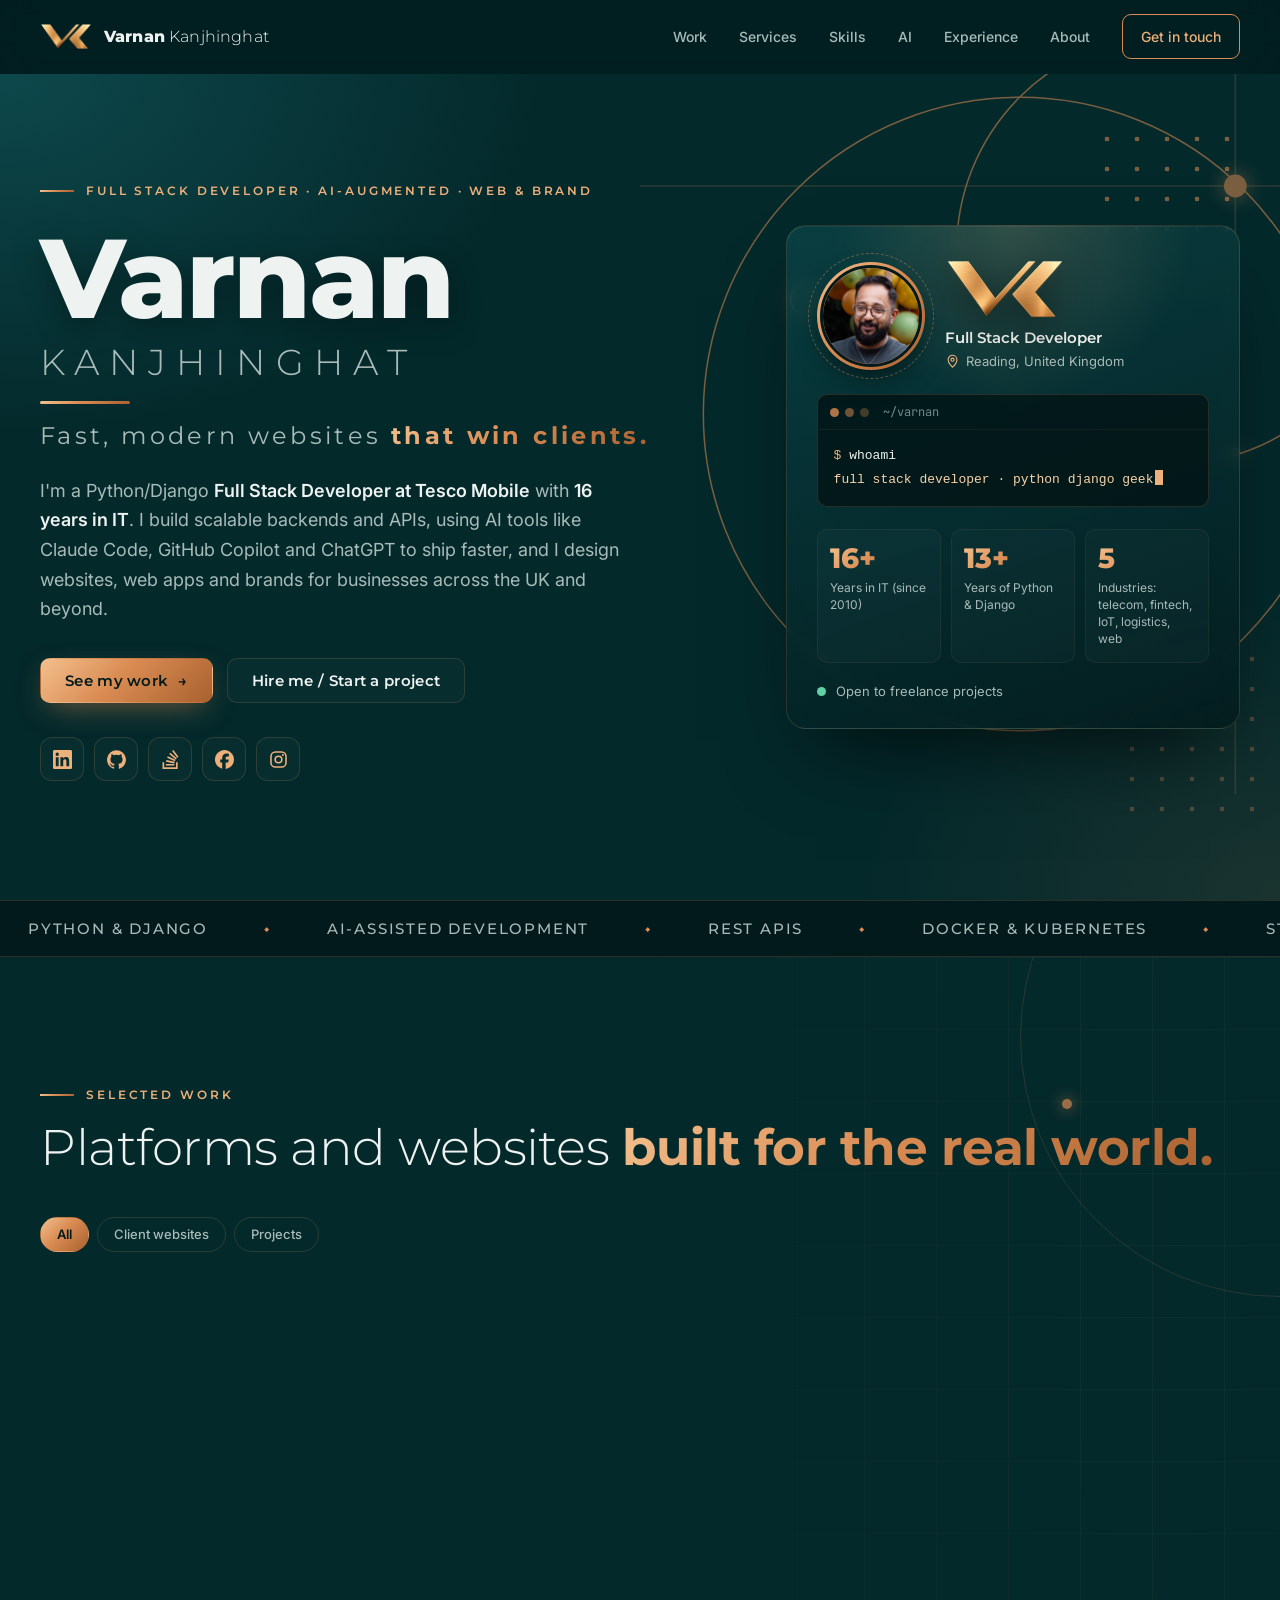
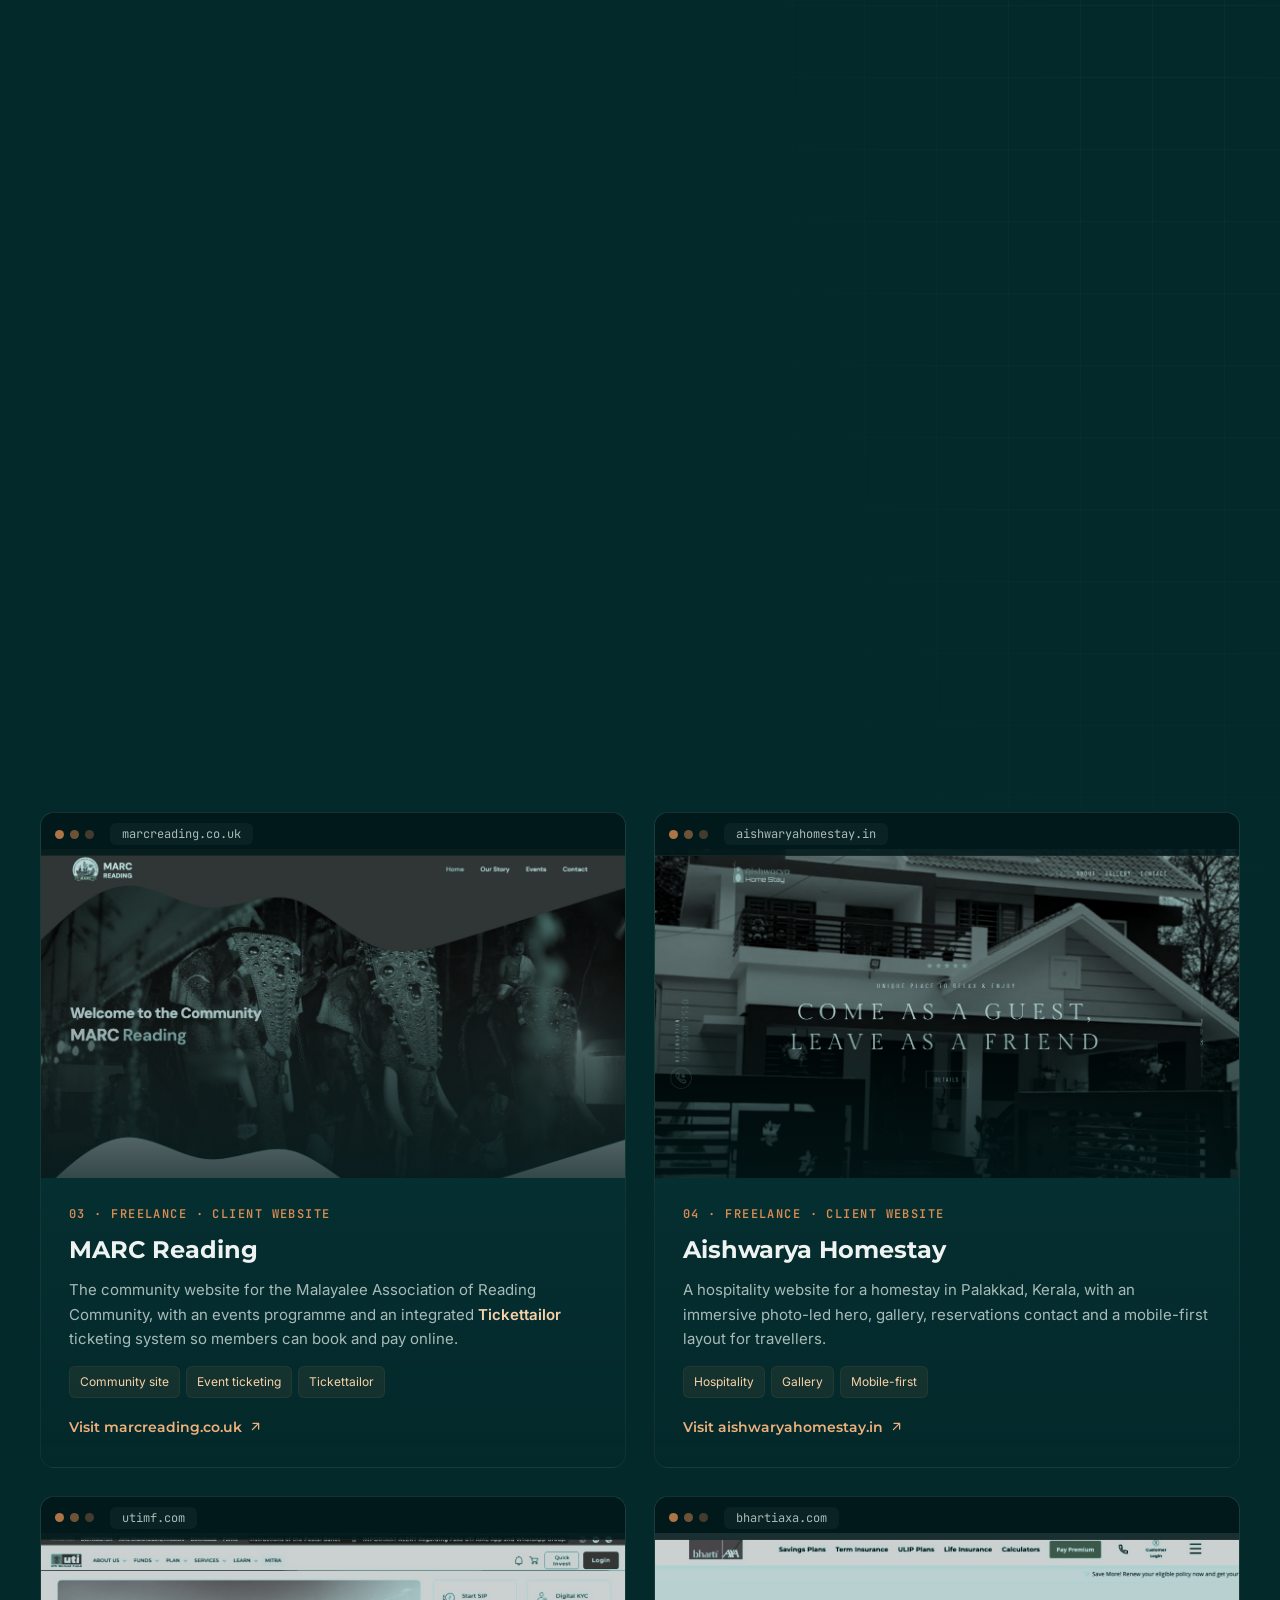
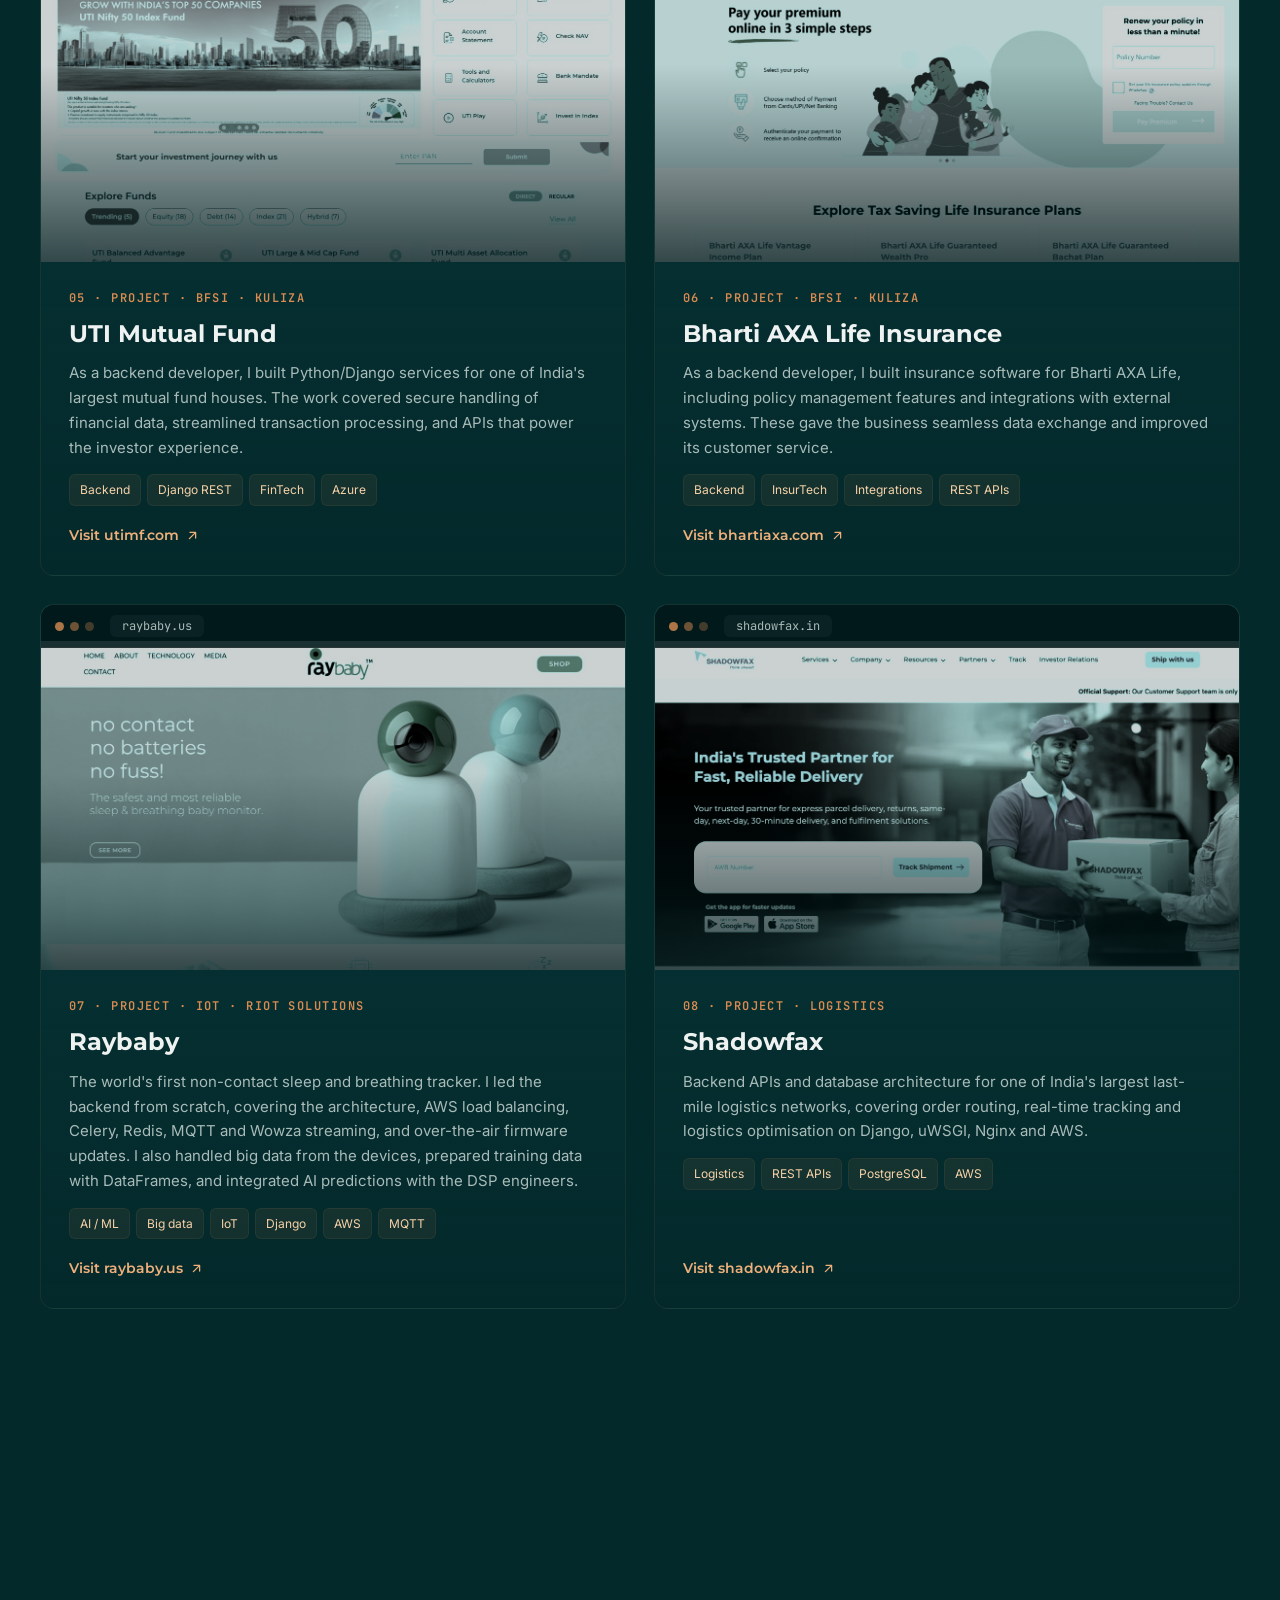
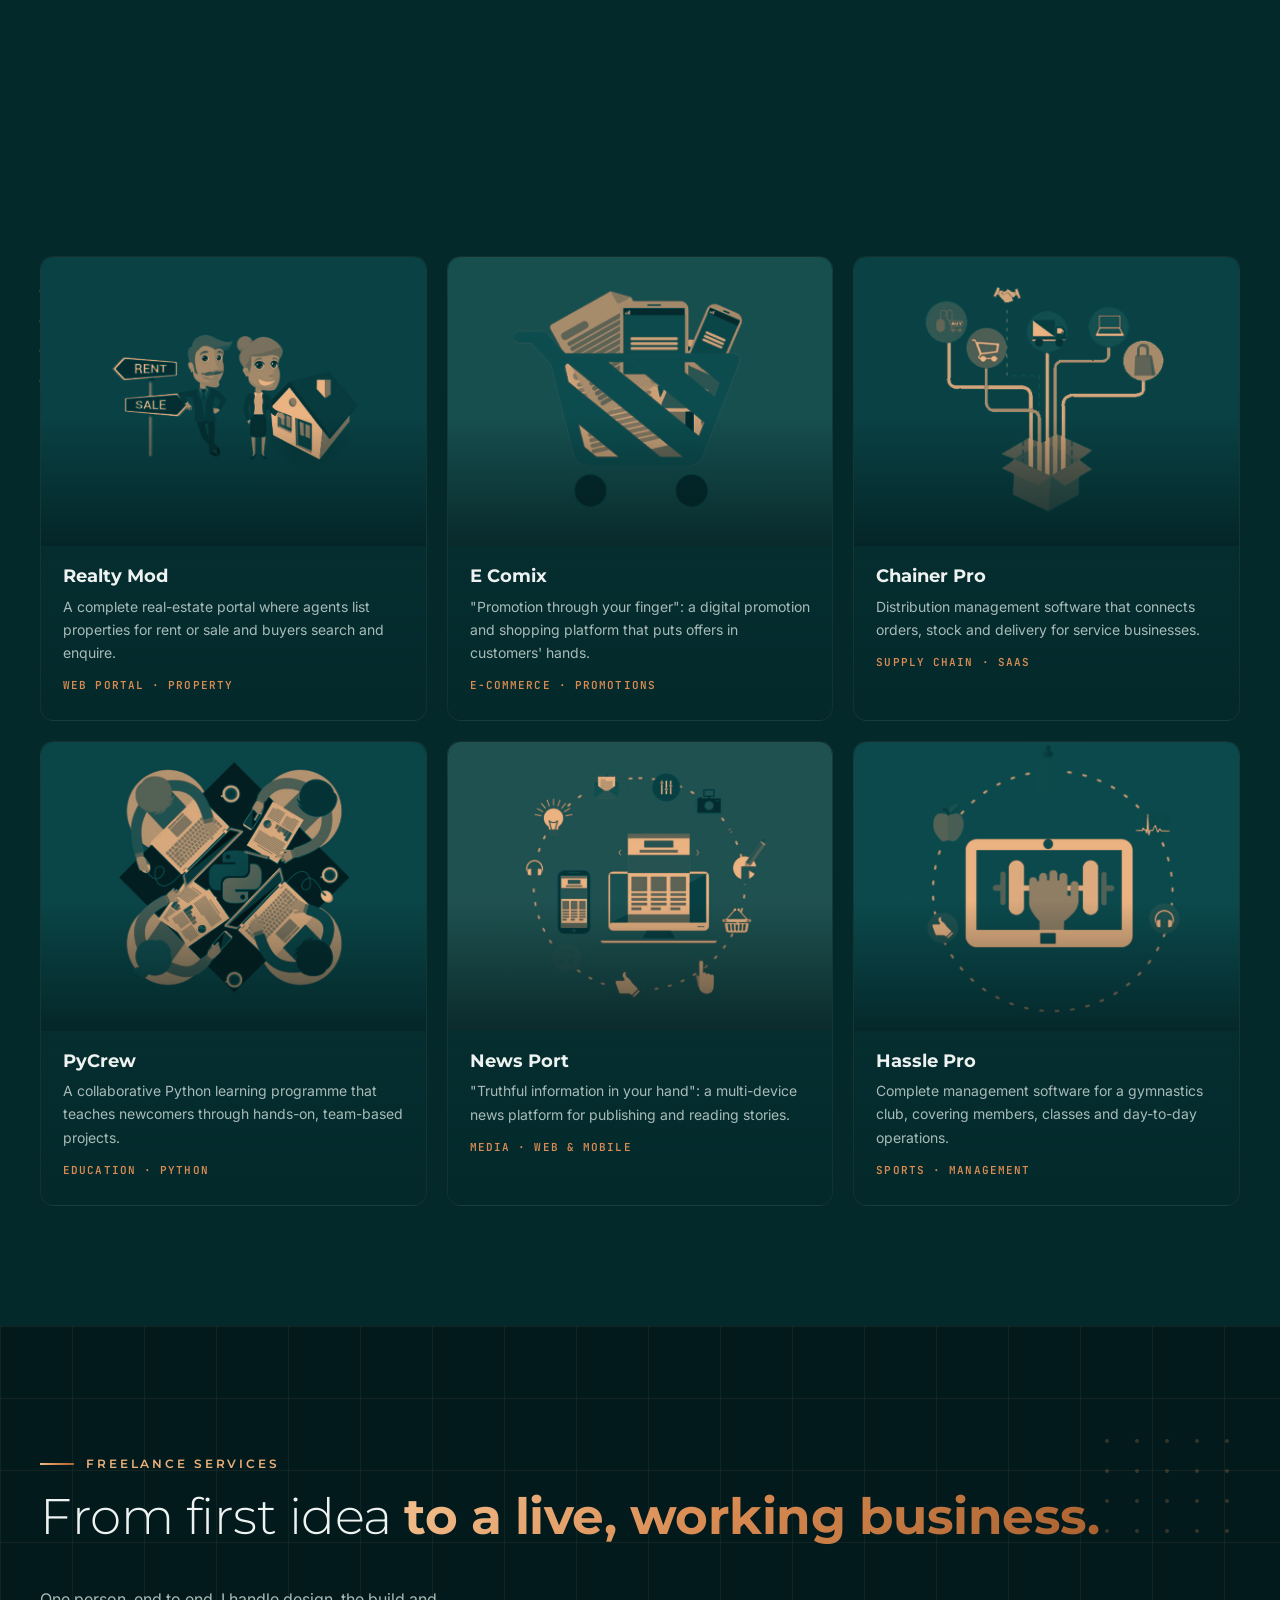
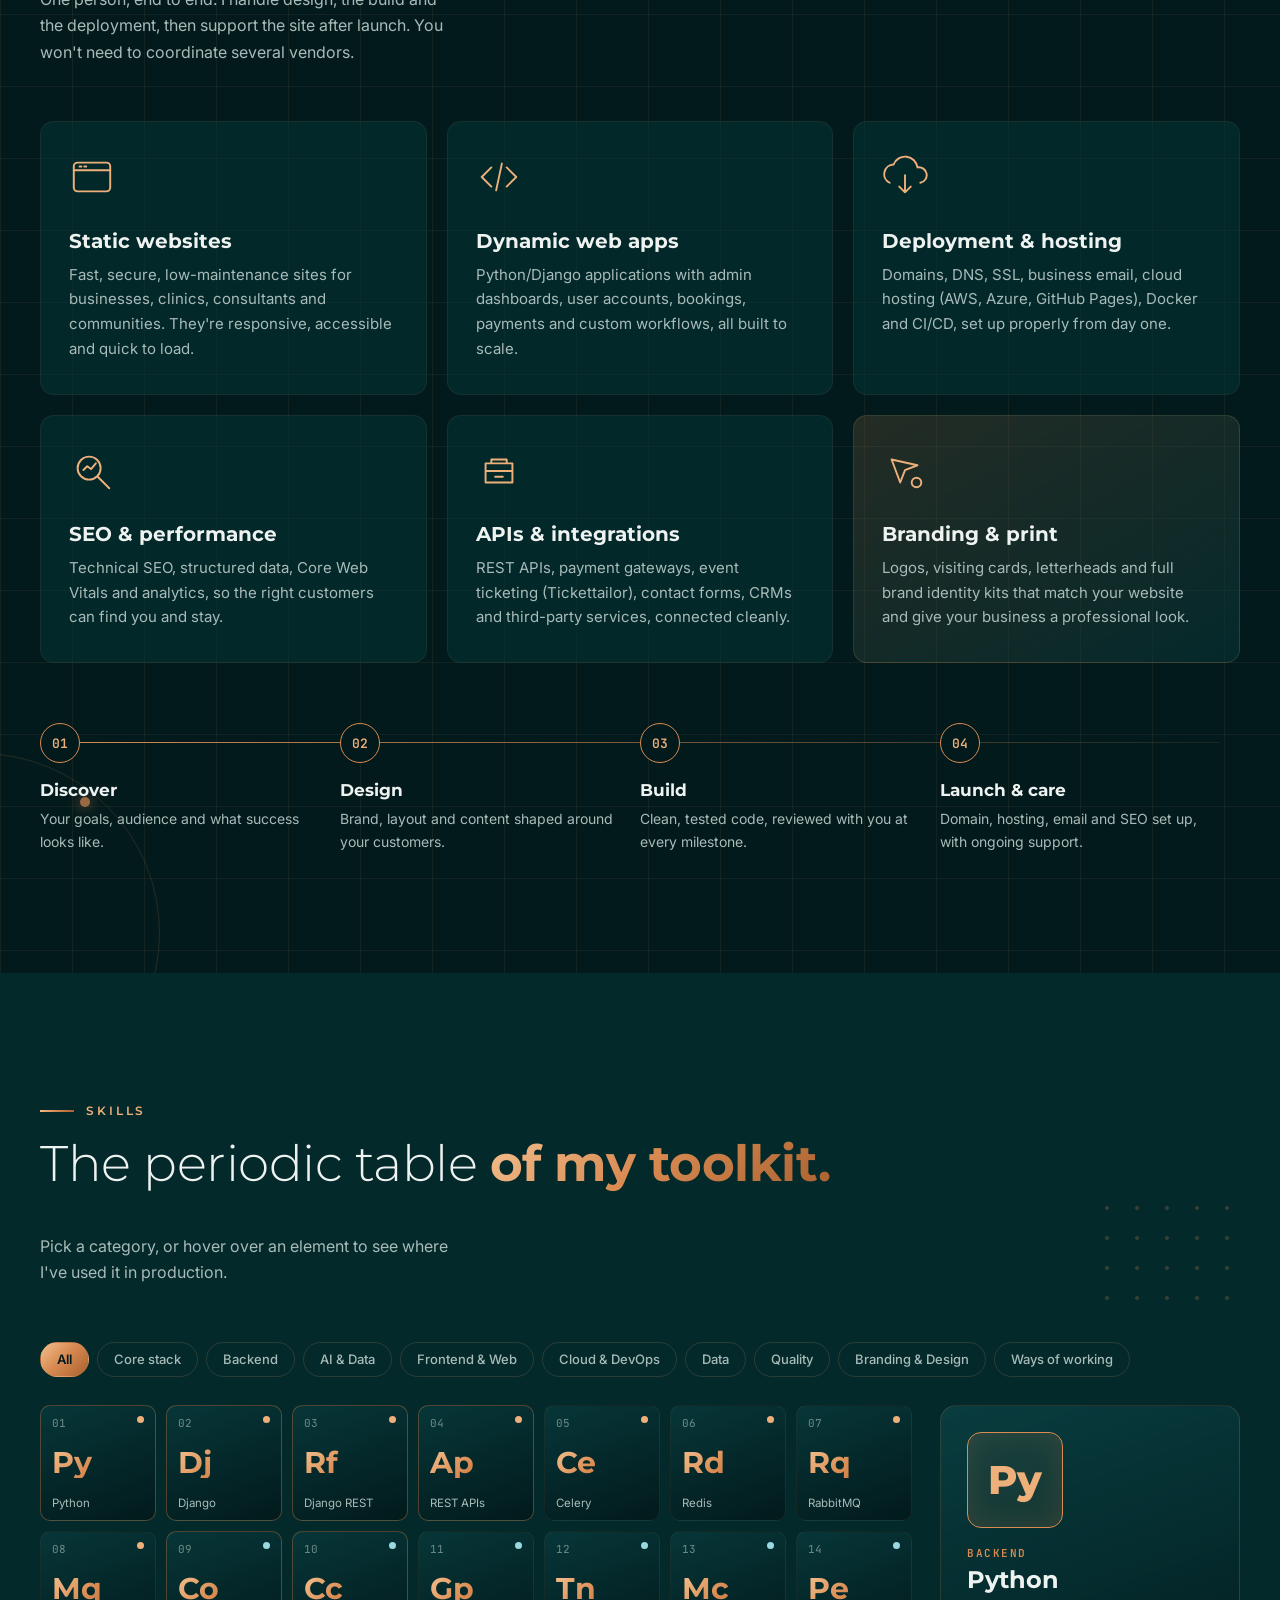
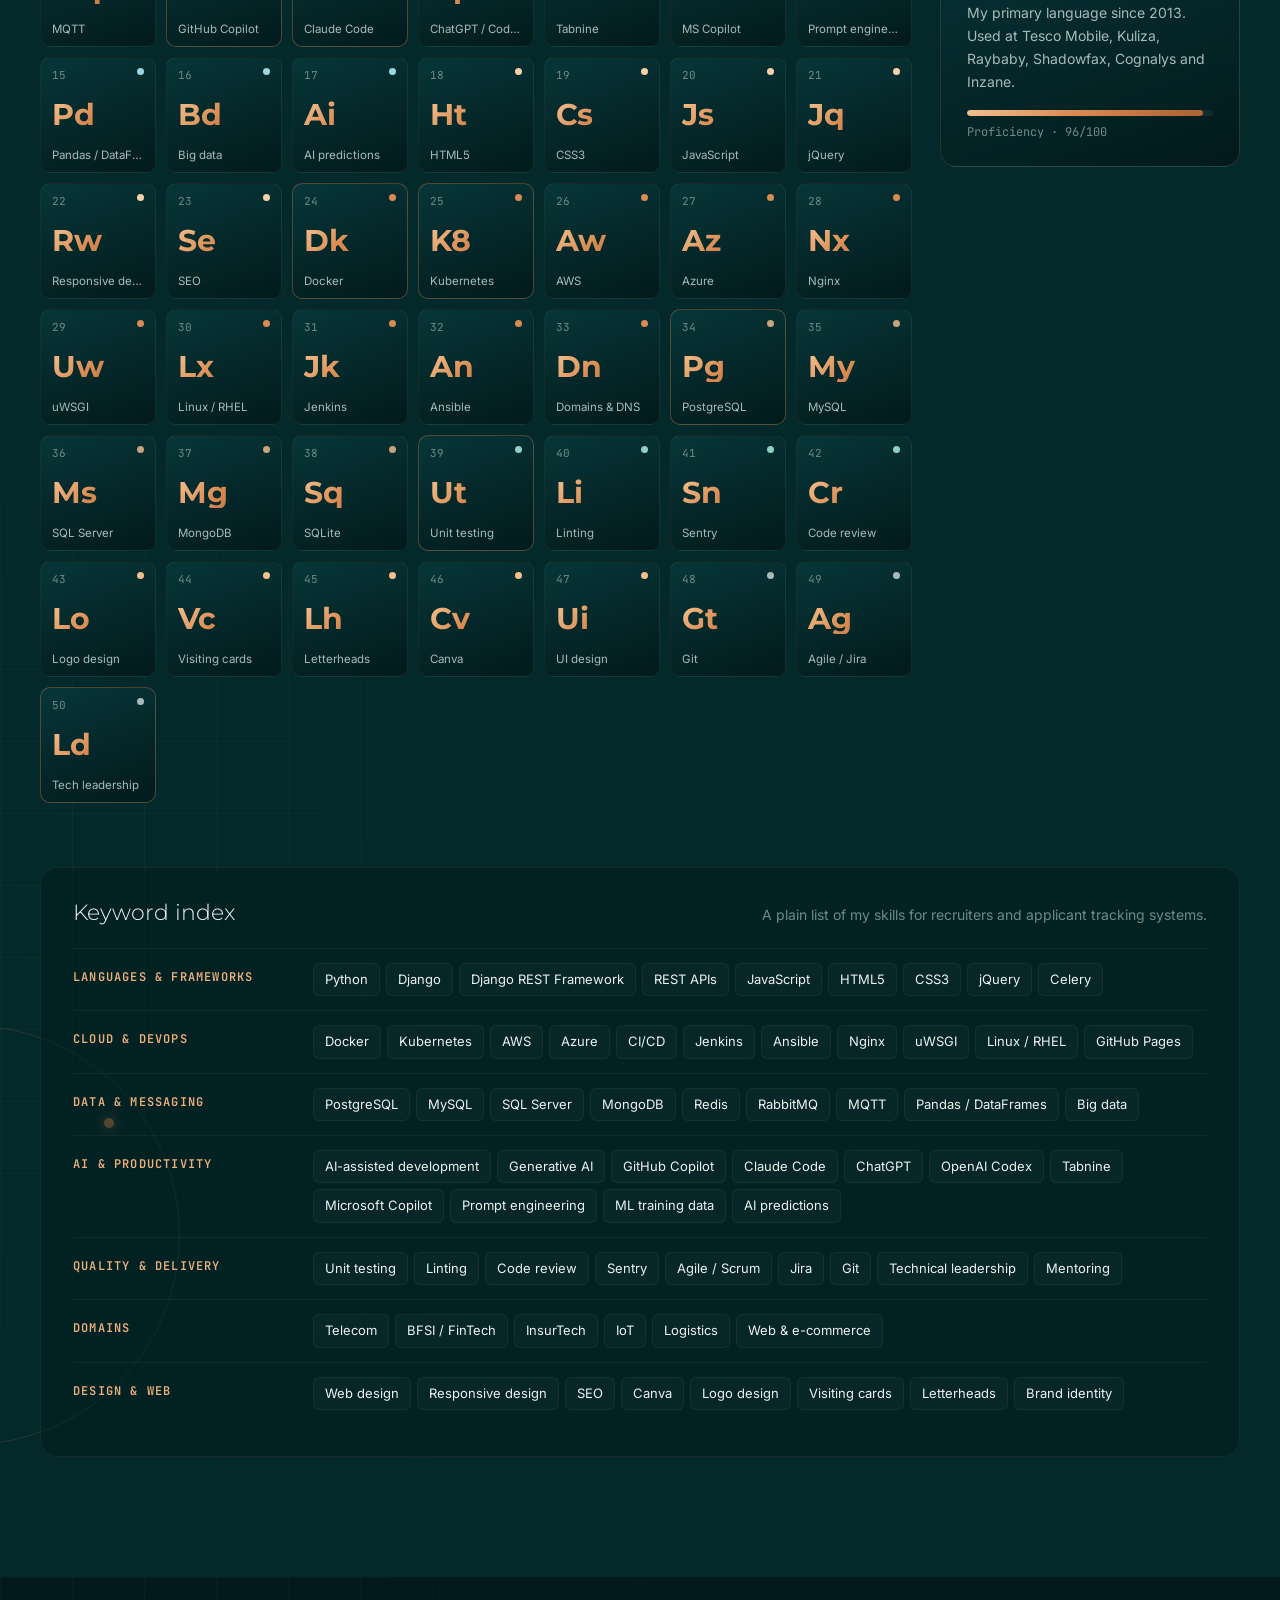
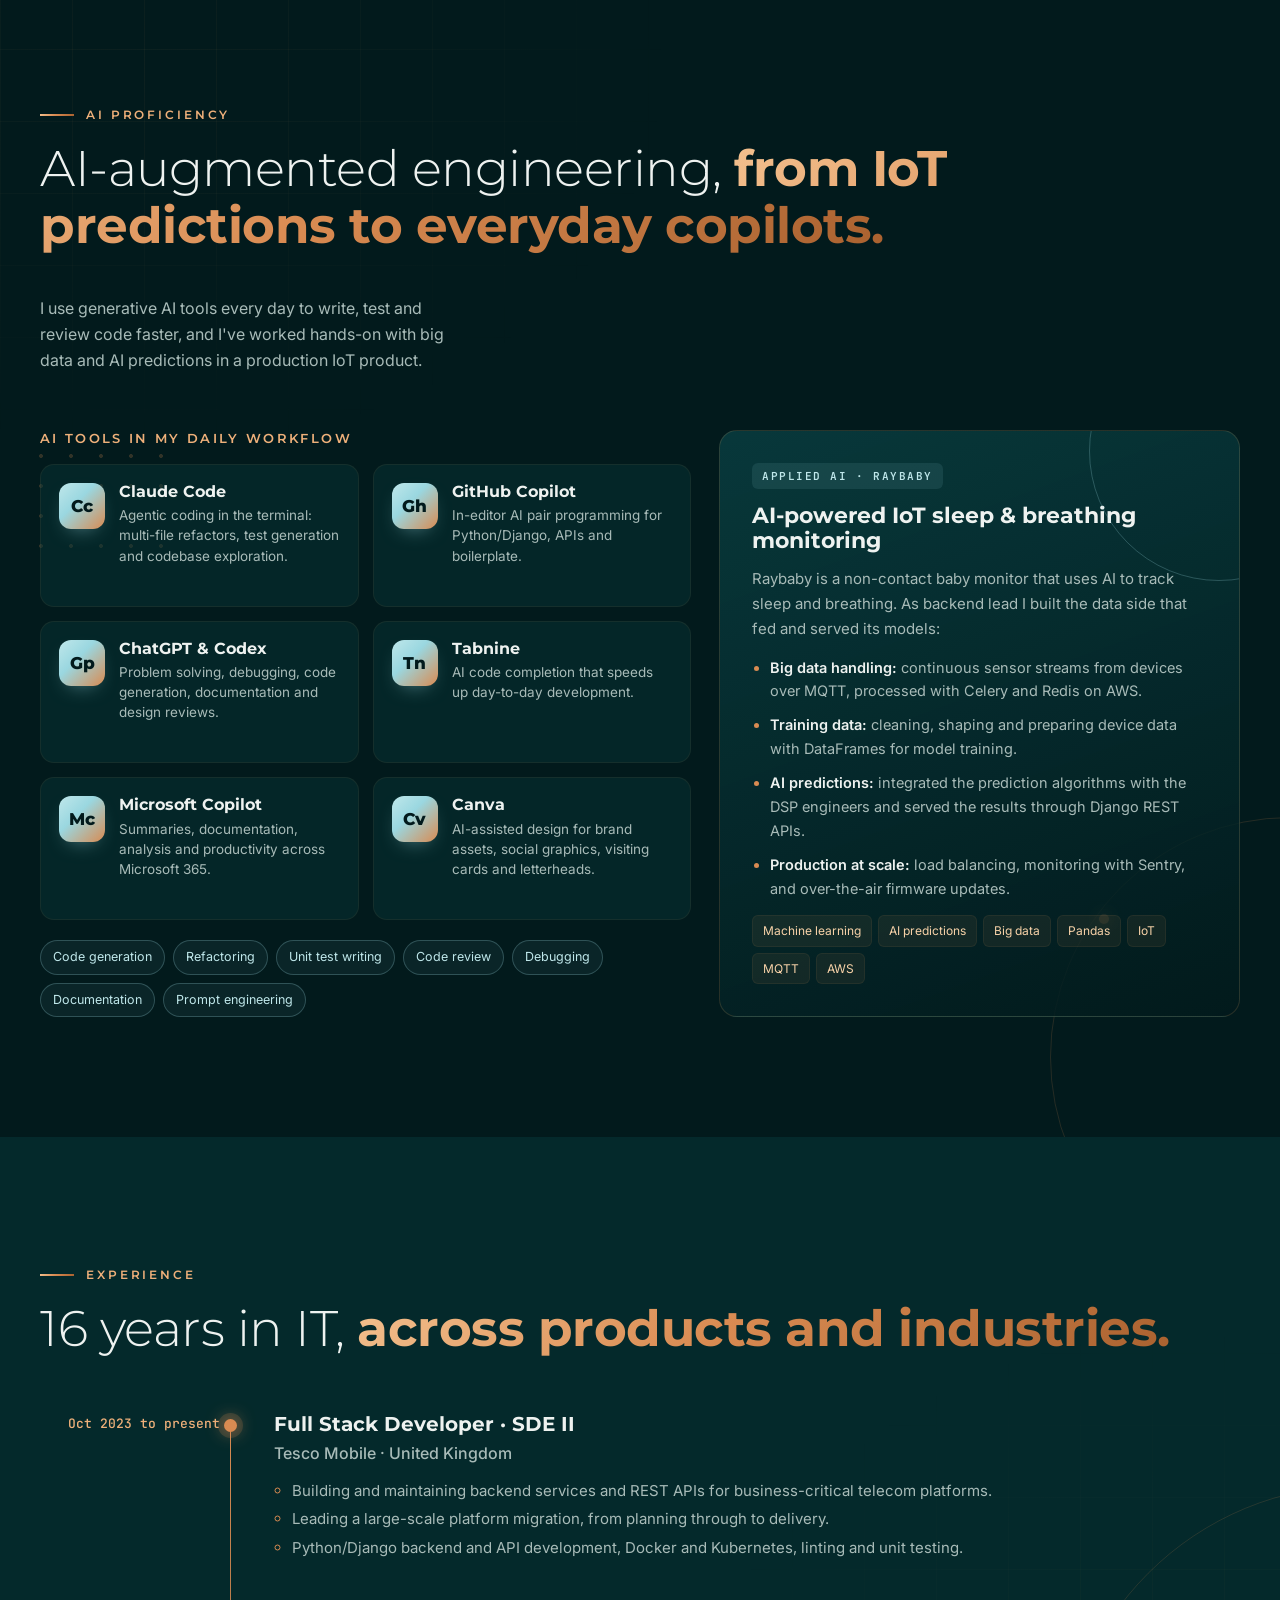
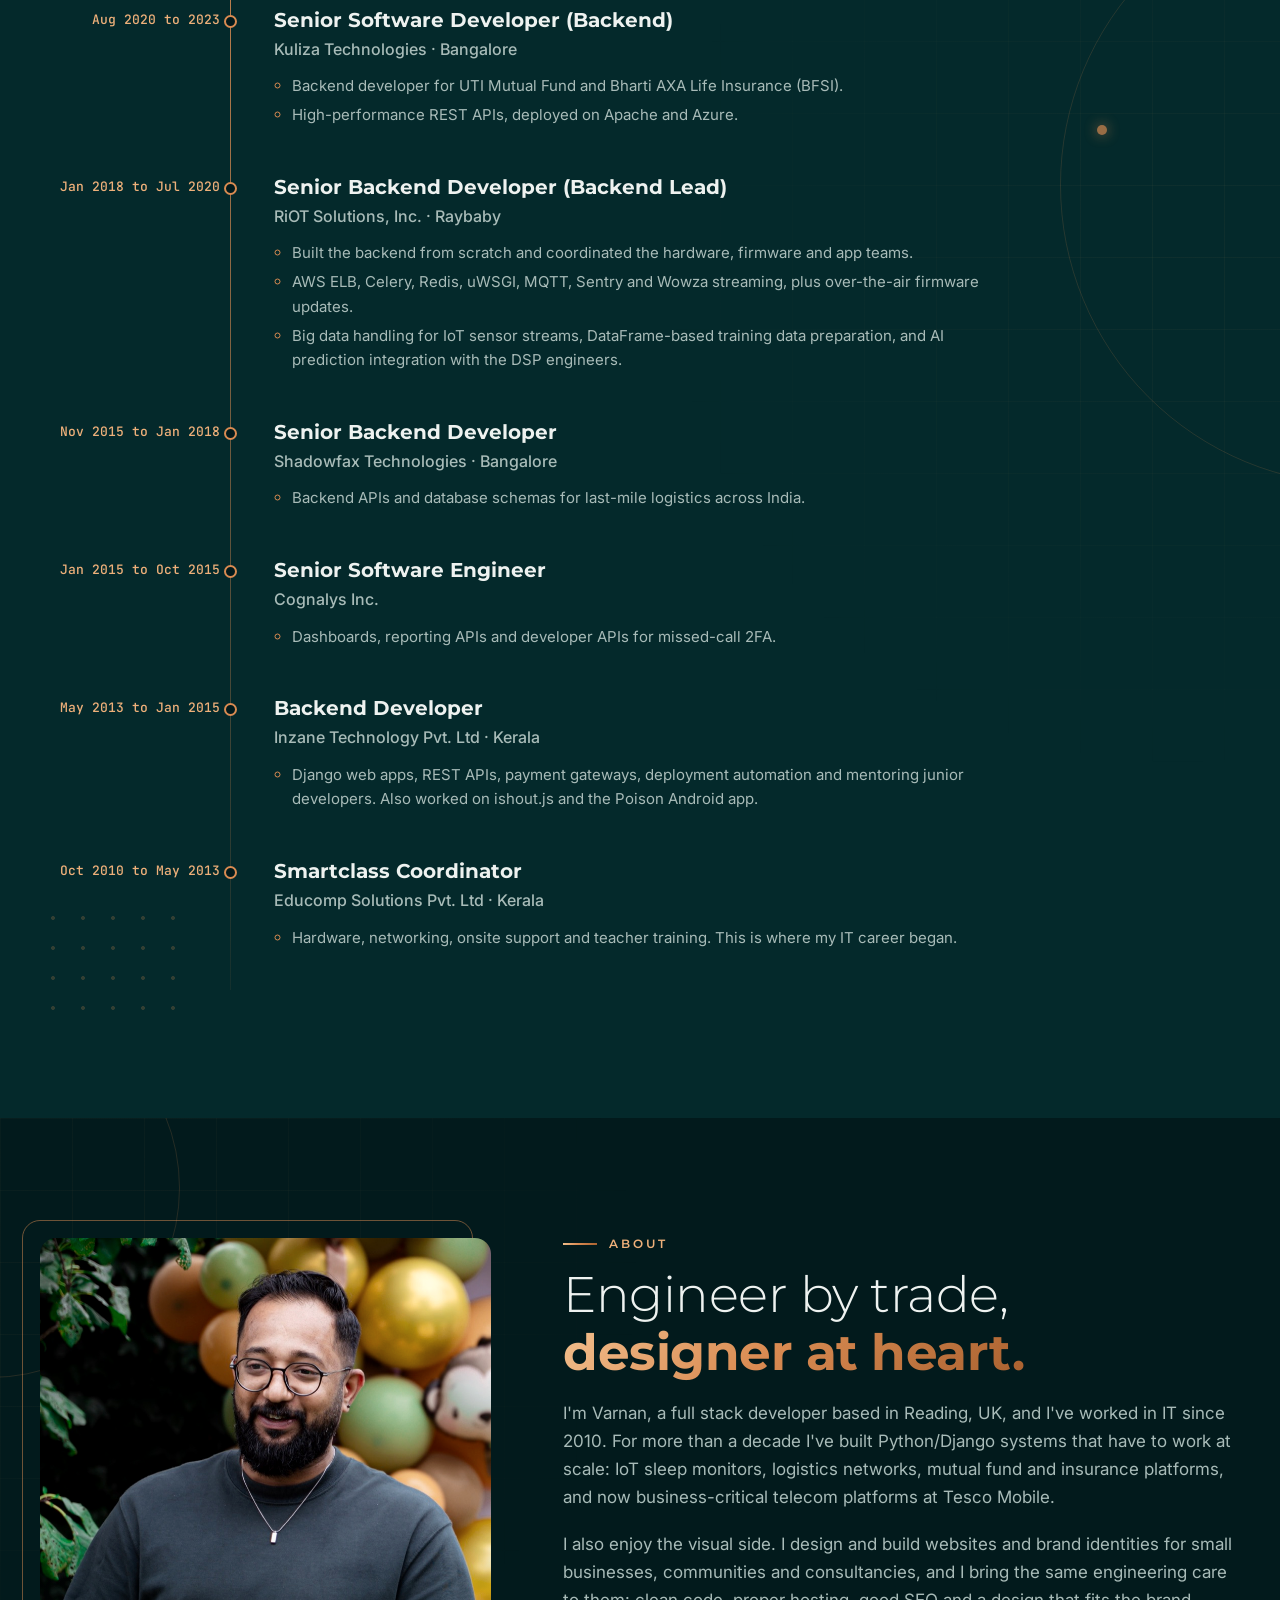
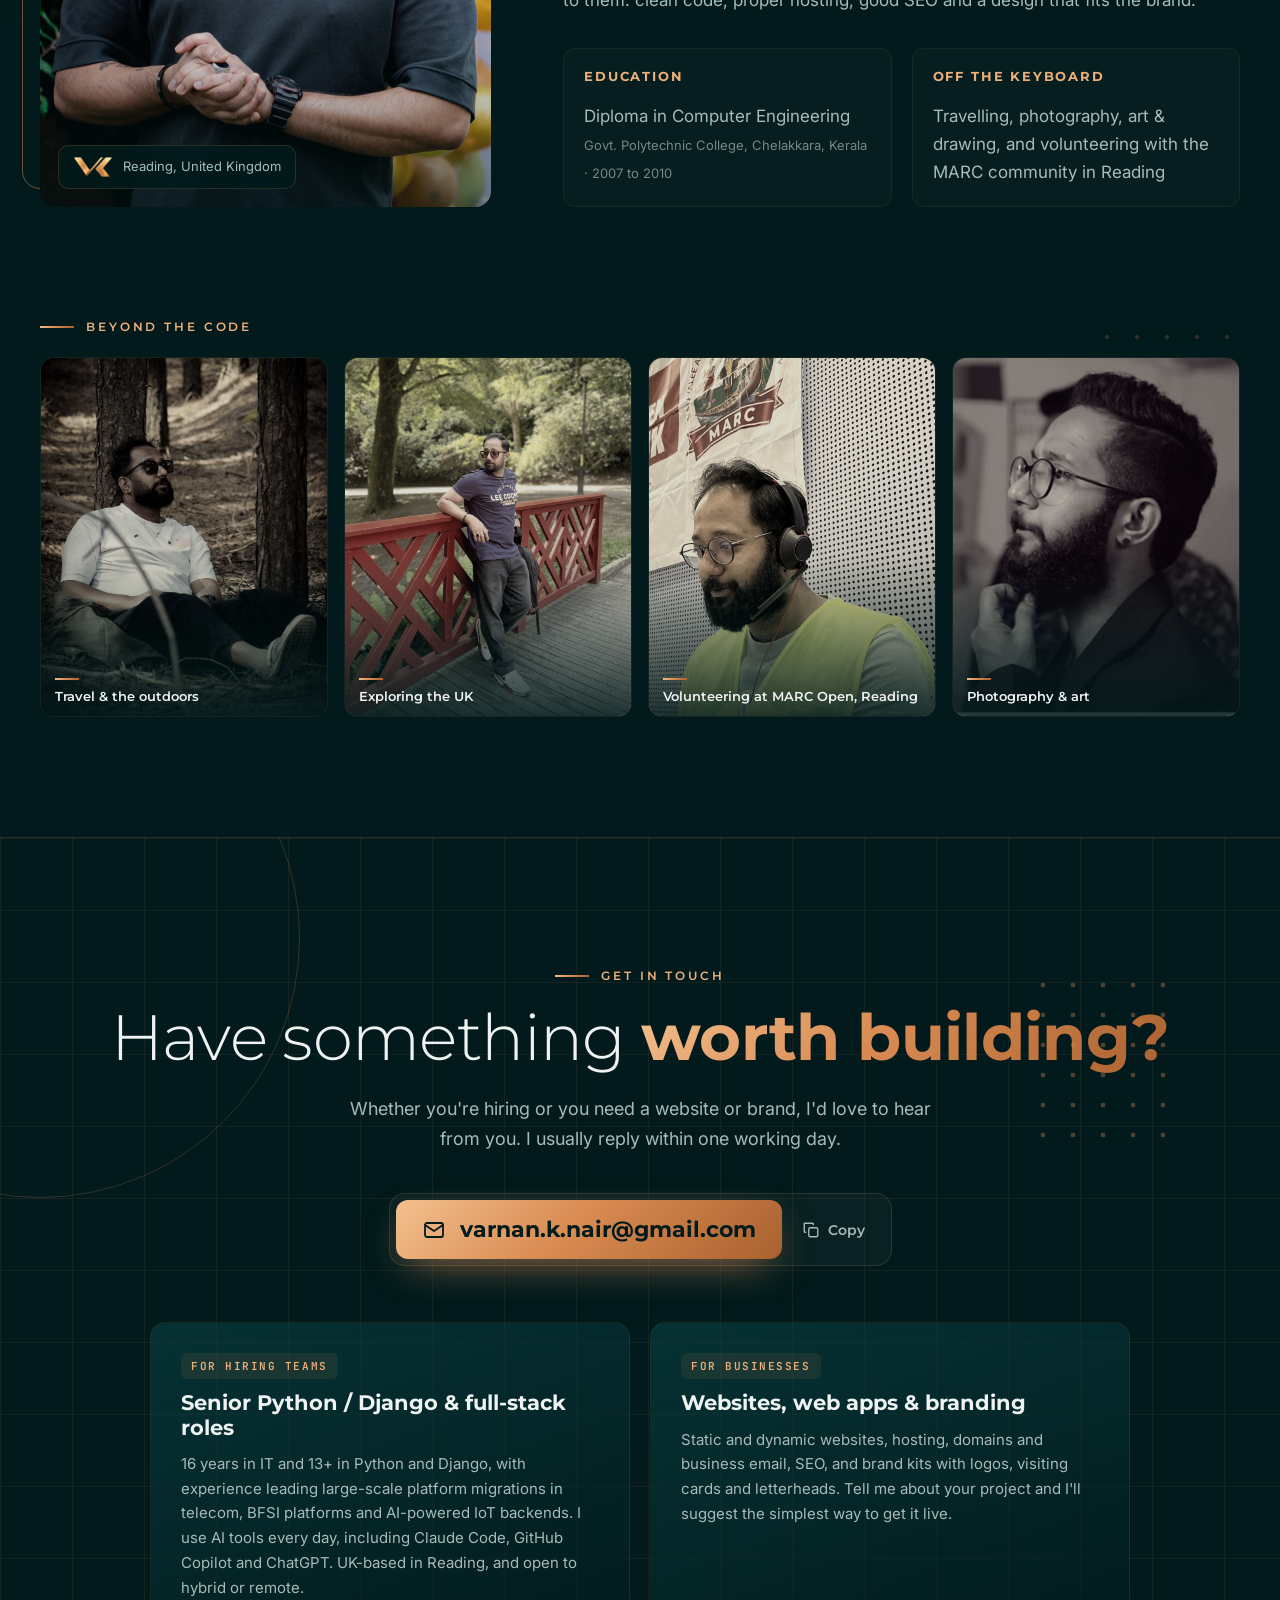
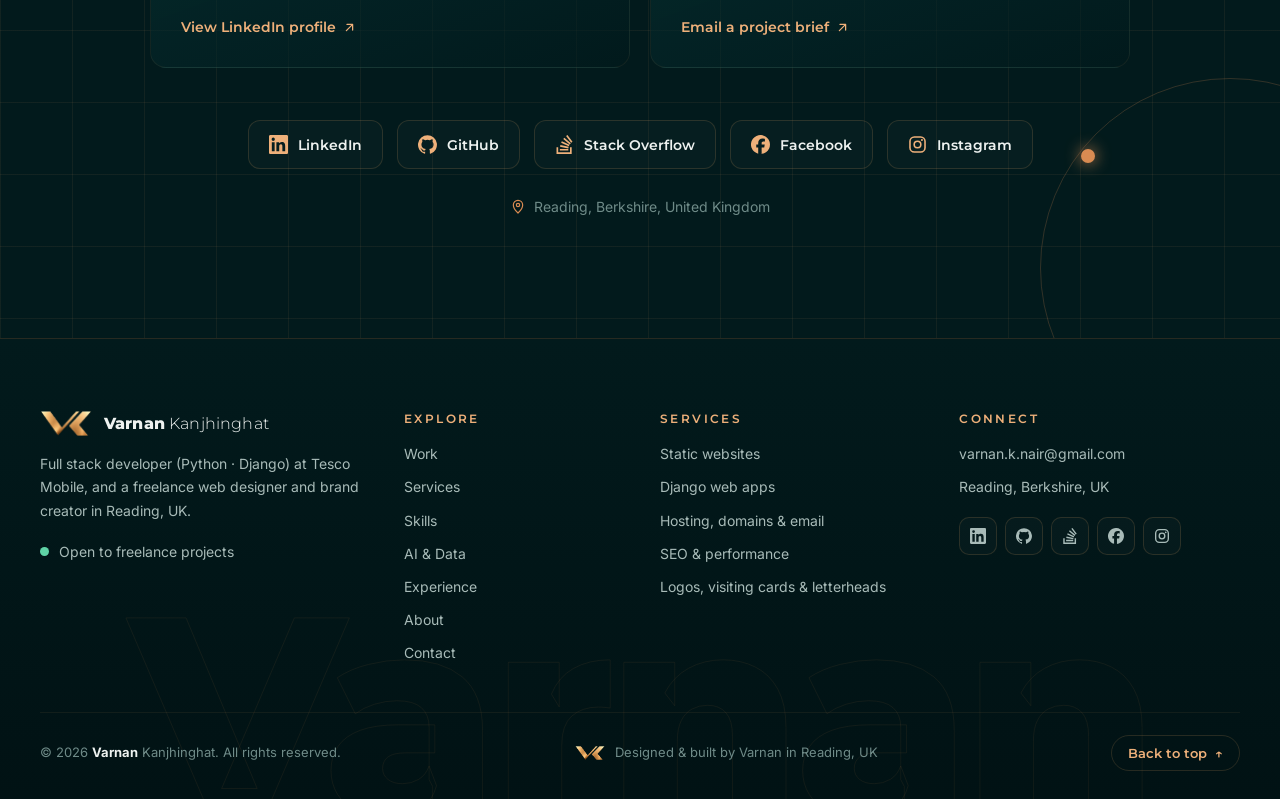
<file: skills/index.html>
<!doctype html>
<html lang="en-GB">
<head>
  <meta charset="utf-8">
  <title>Varnan Kanjhinghat</title>
  <meta name="robots" content="noindex, follow">
  <link rel="canonical" href="https://varnanknair.me/">
  <meta http-equiv="refresh" content="0; url=/?s=skills">
  <script>location.replace('/?s=skills');</script>
  <style>body{margin:0;background:#021a1c}</style>
</head>
<body></body>
</html>
</file>
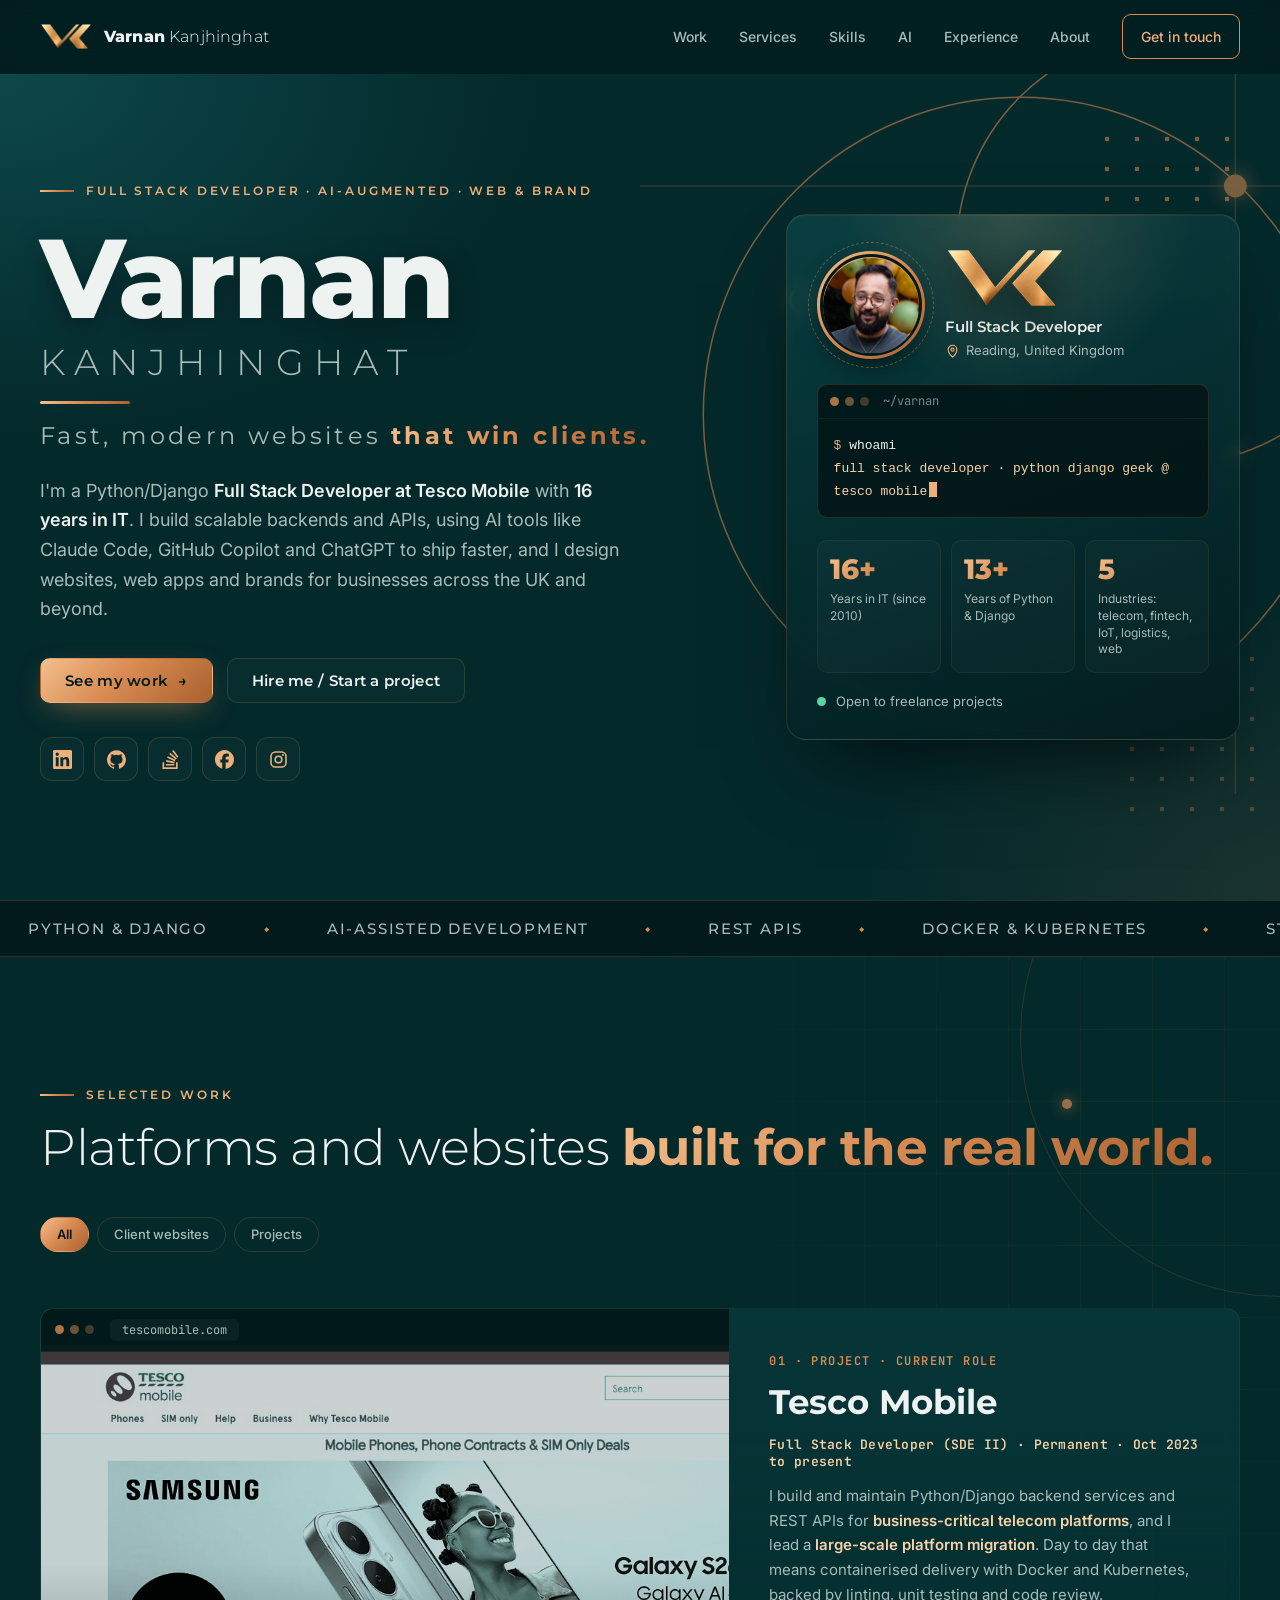
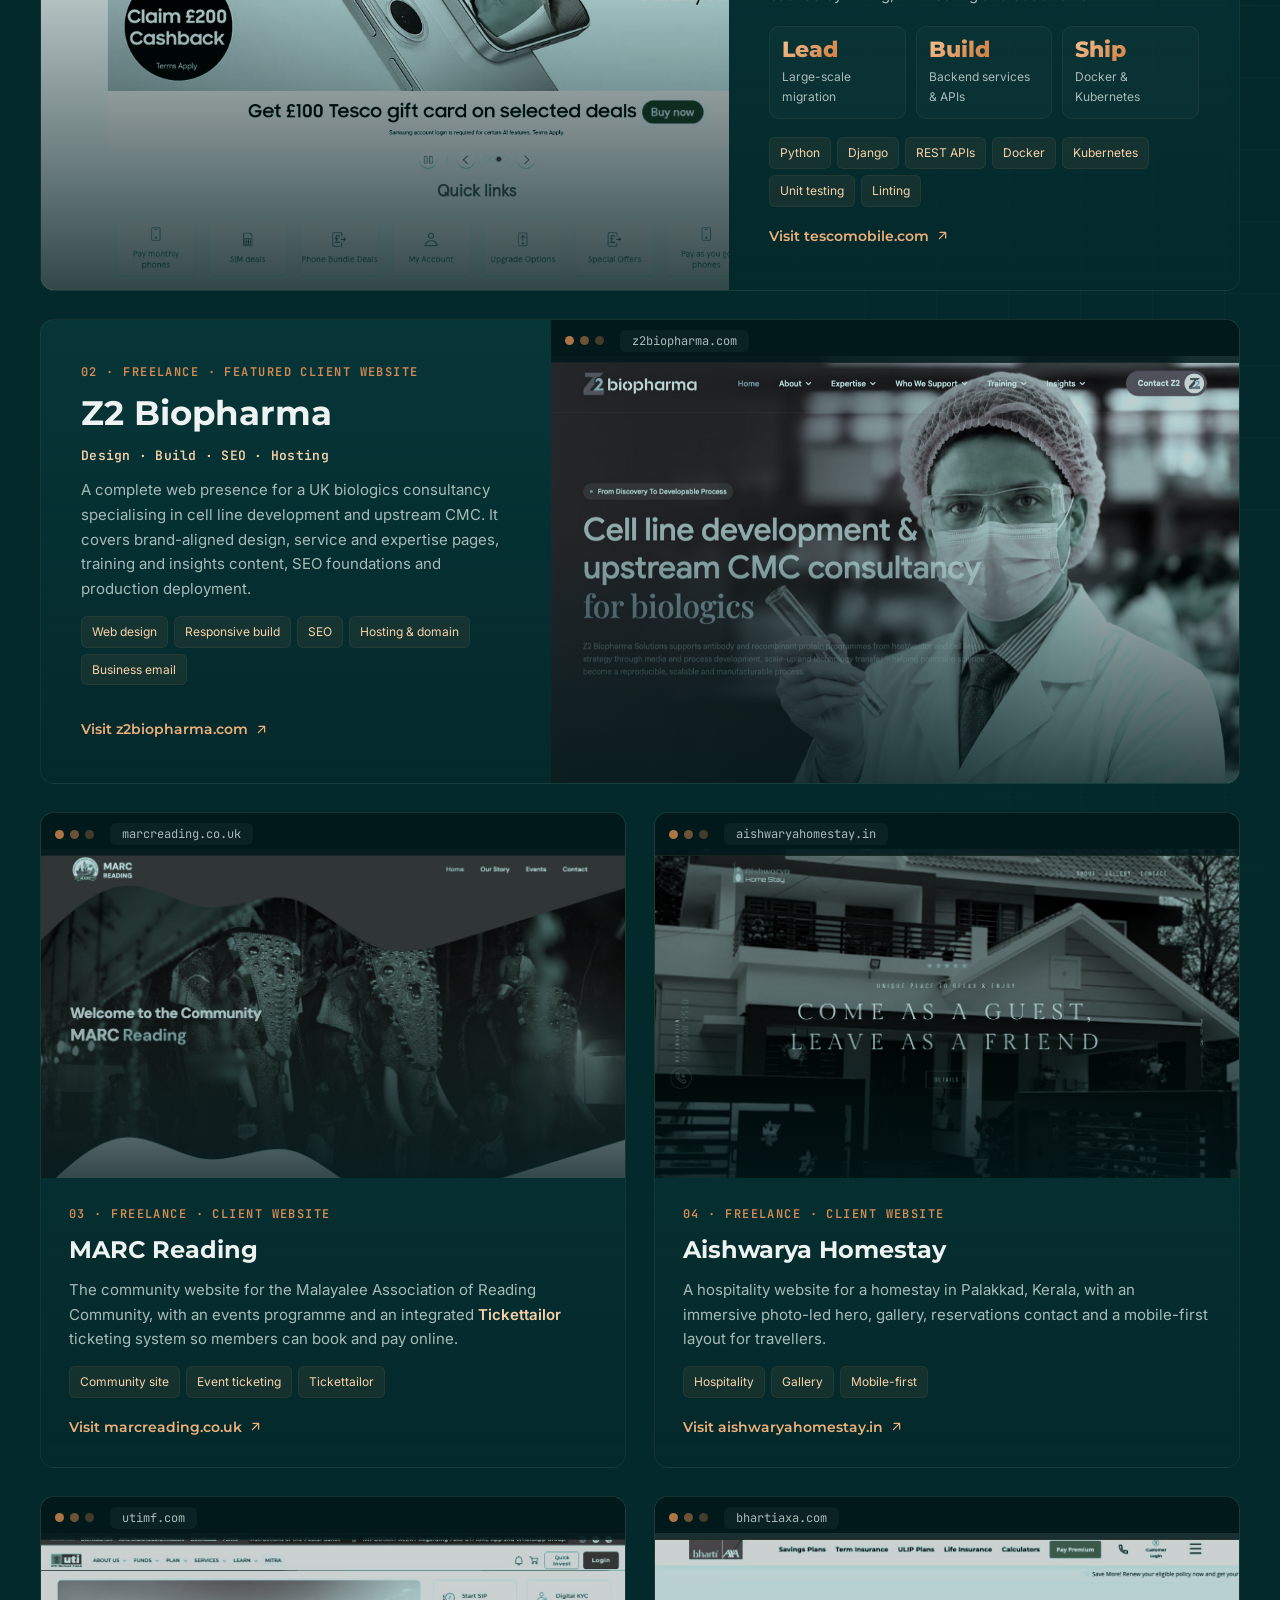
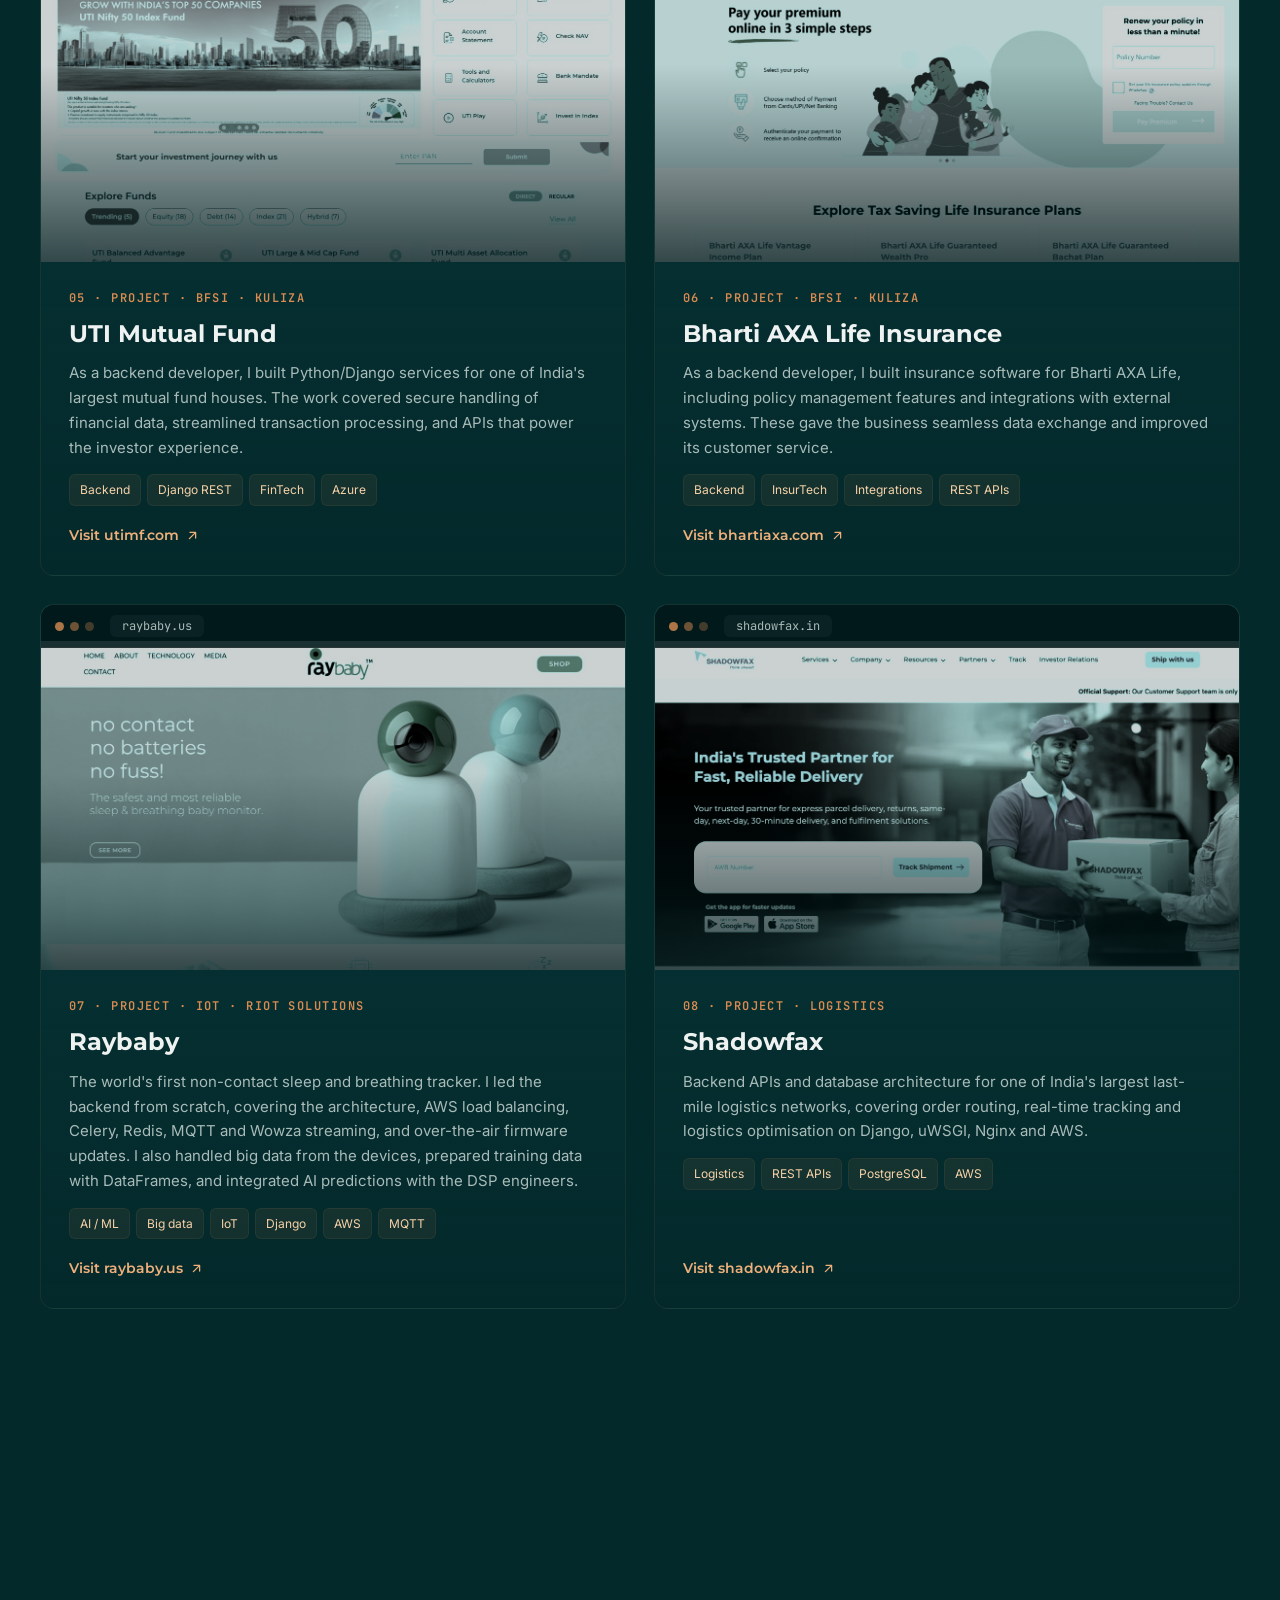
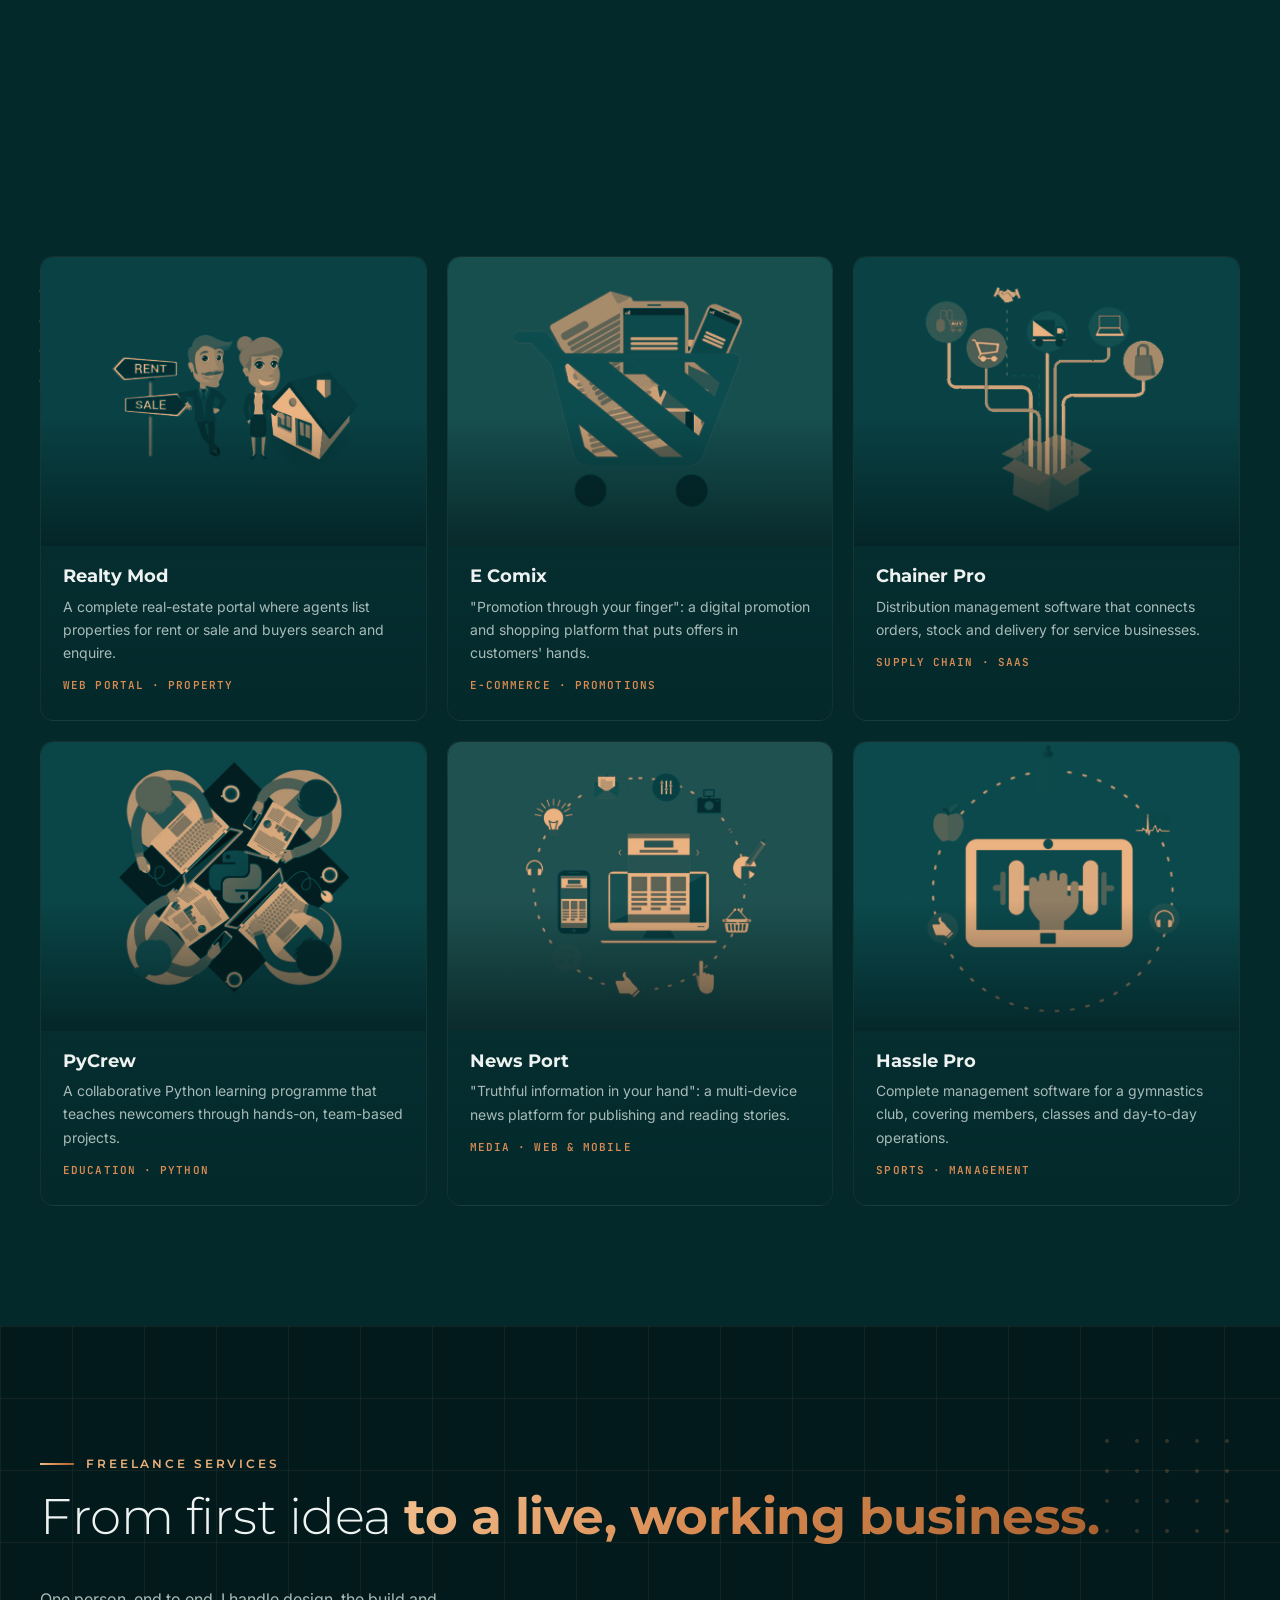
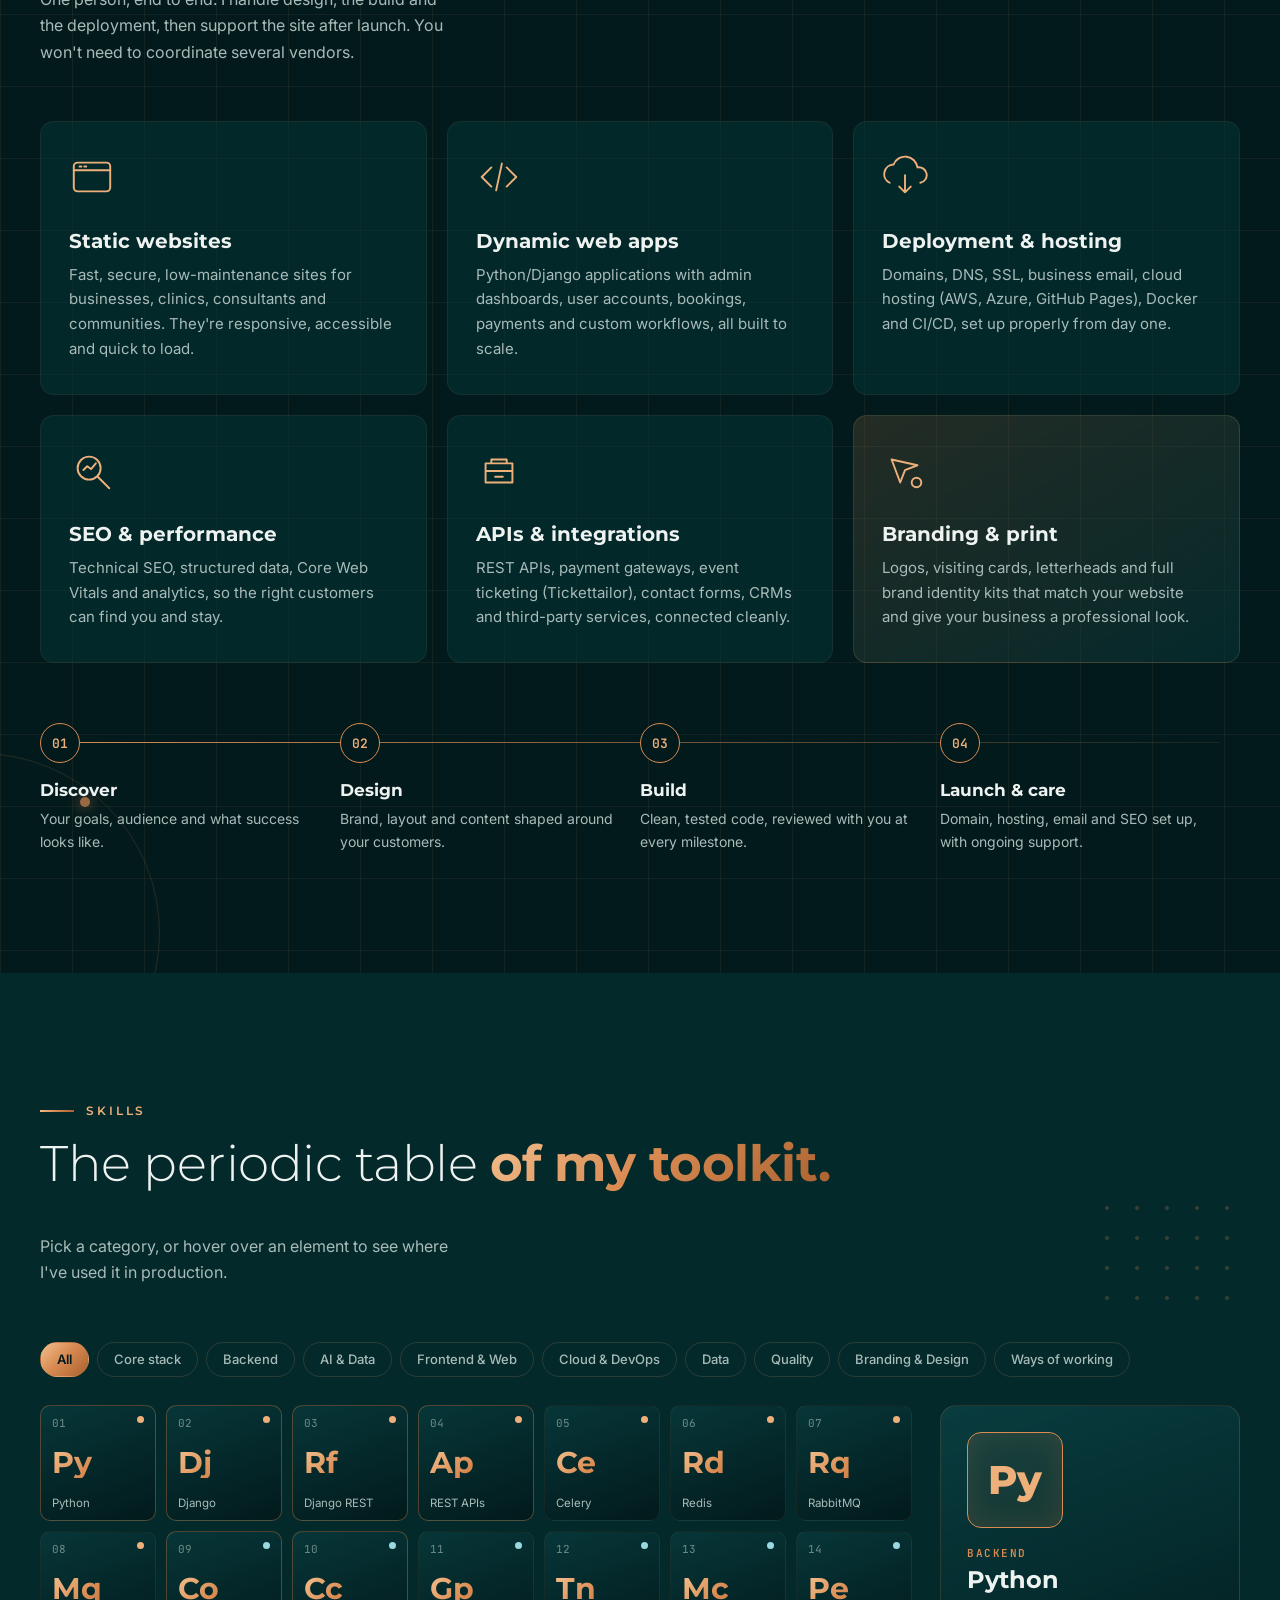
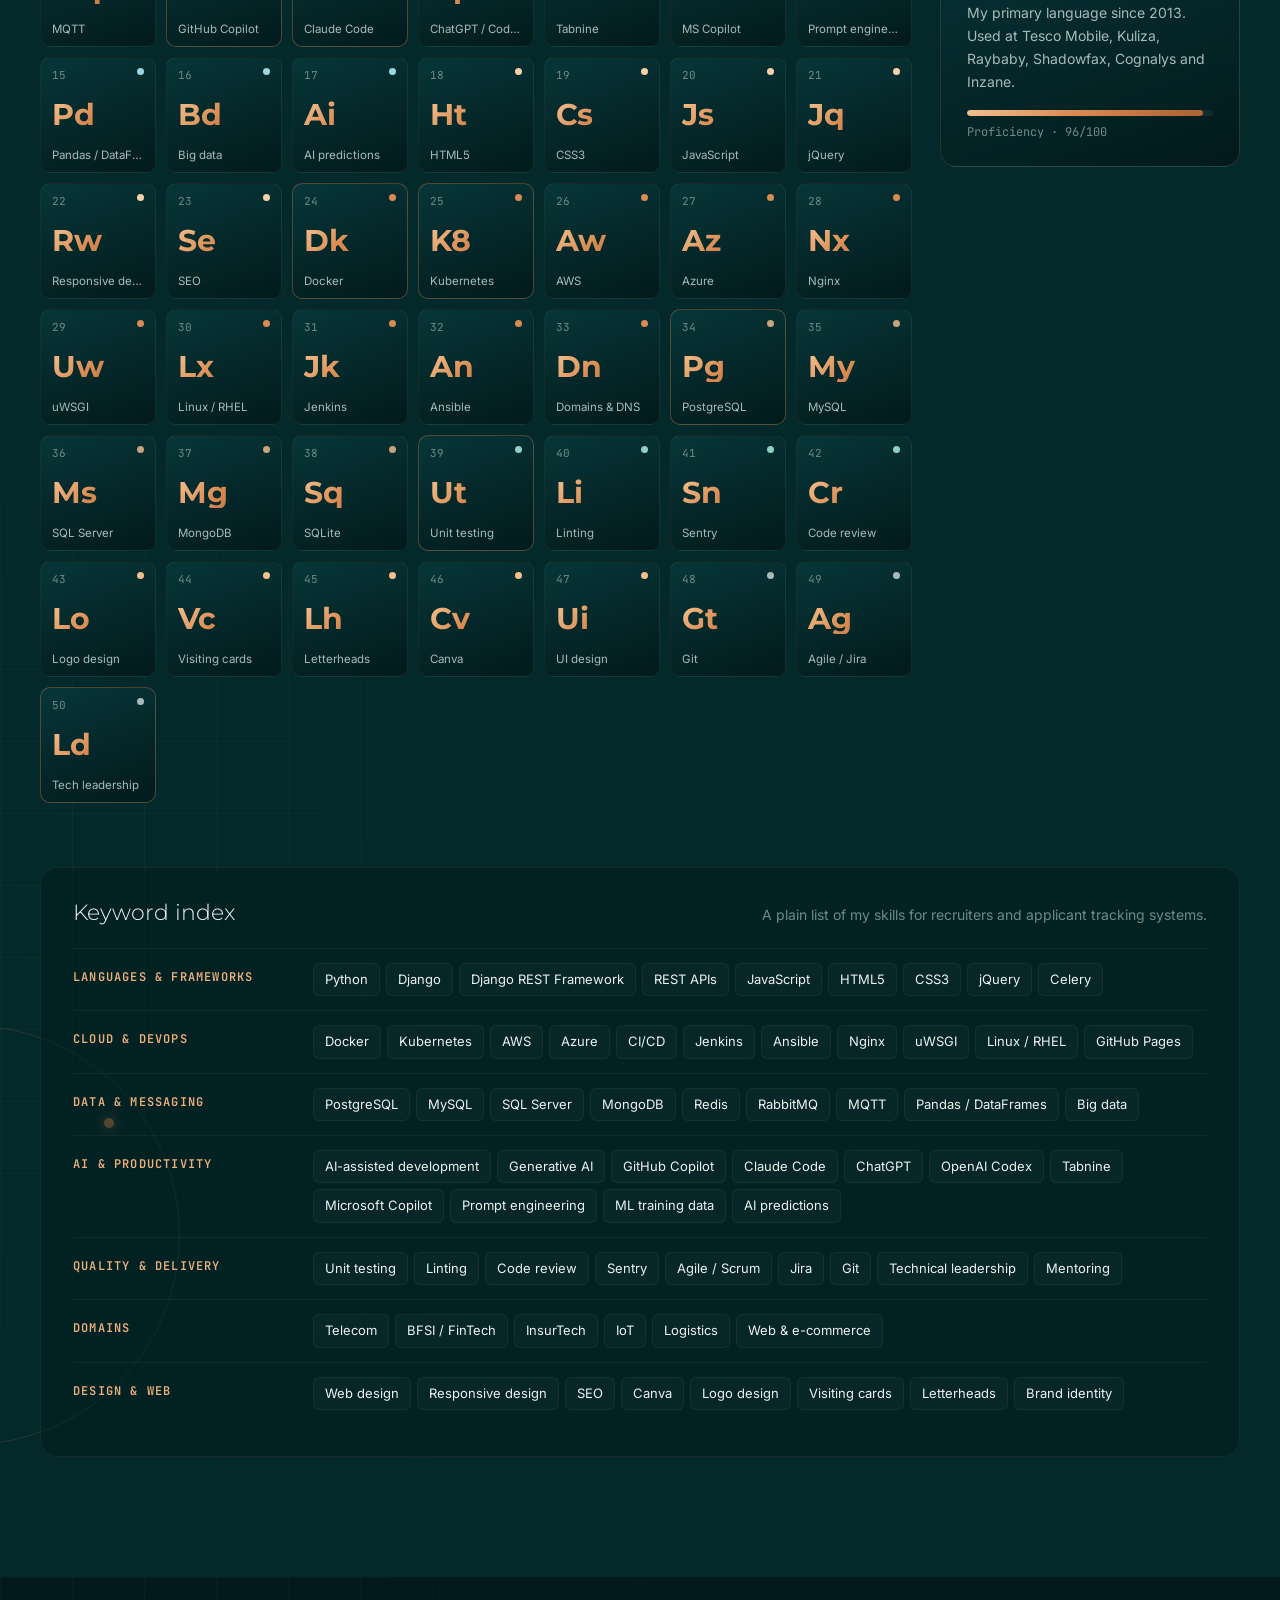
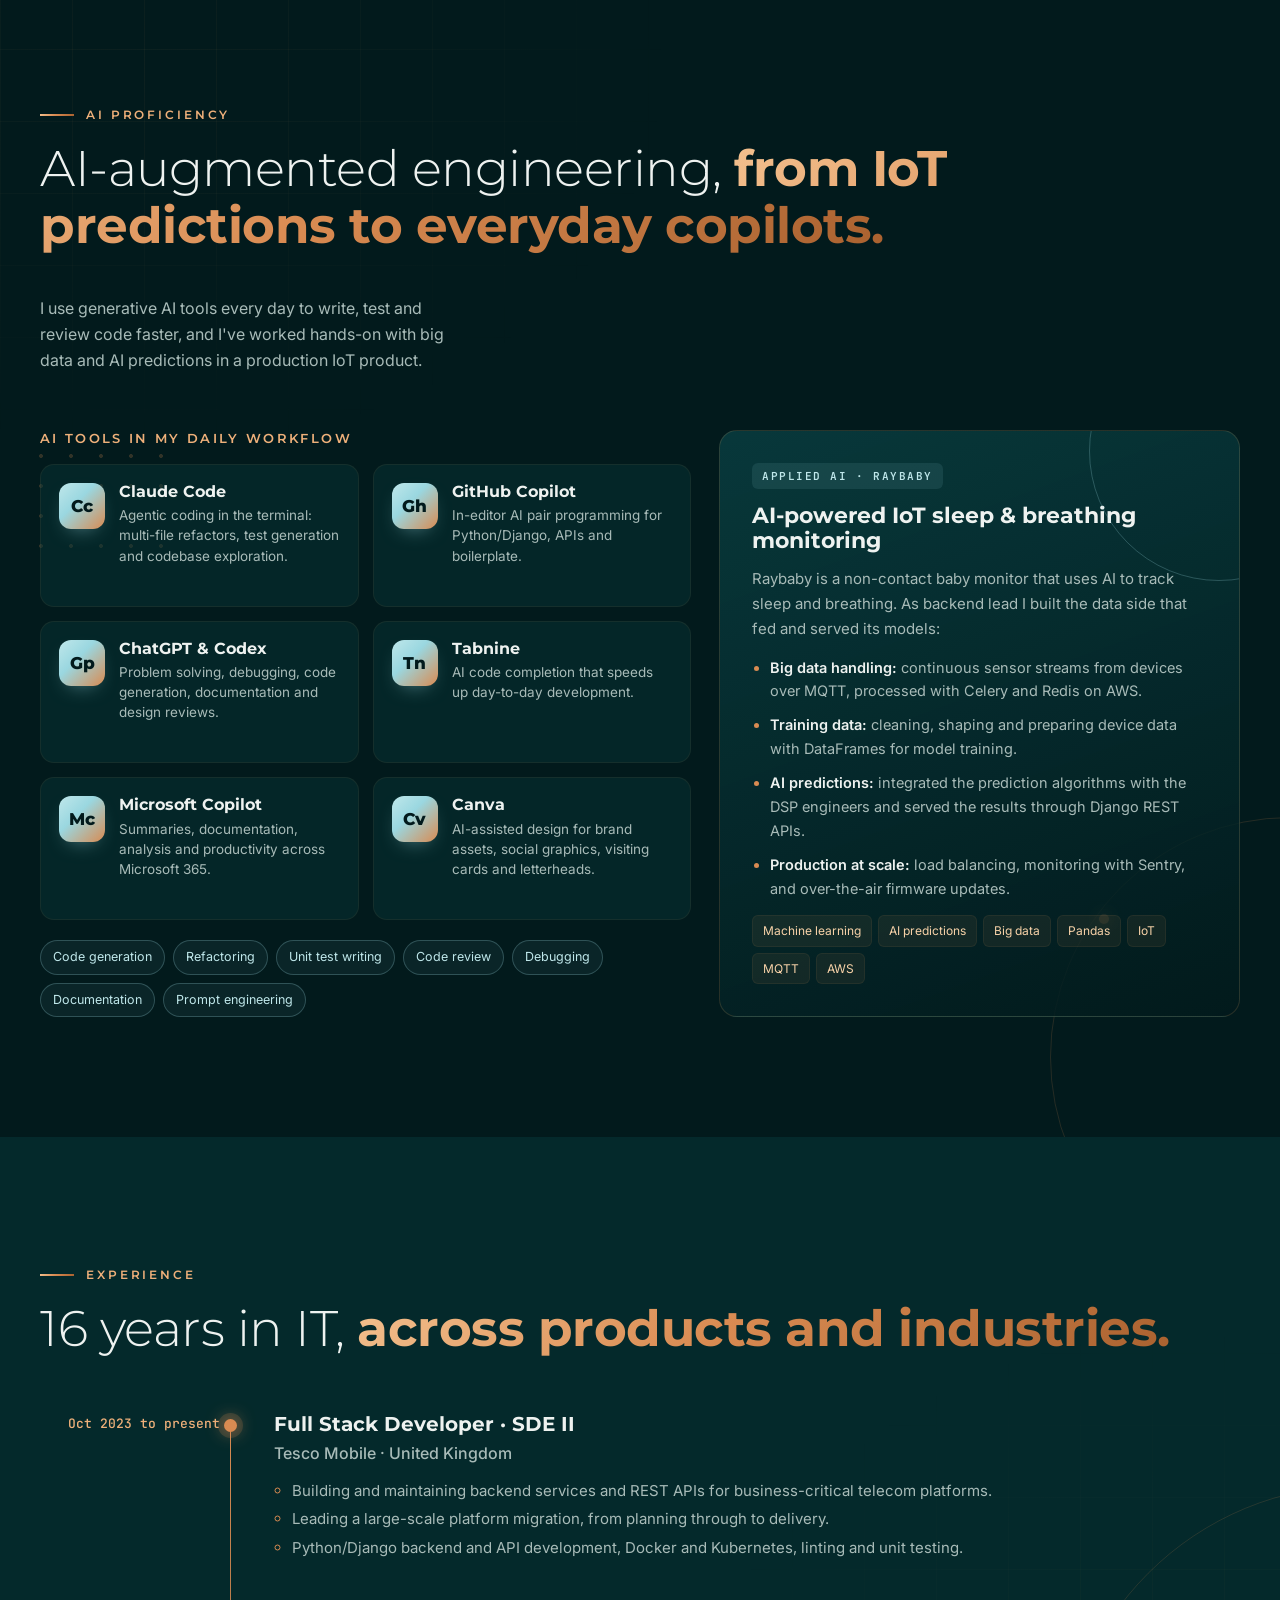
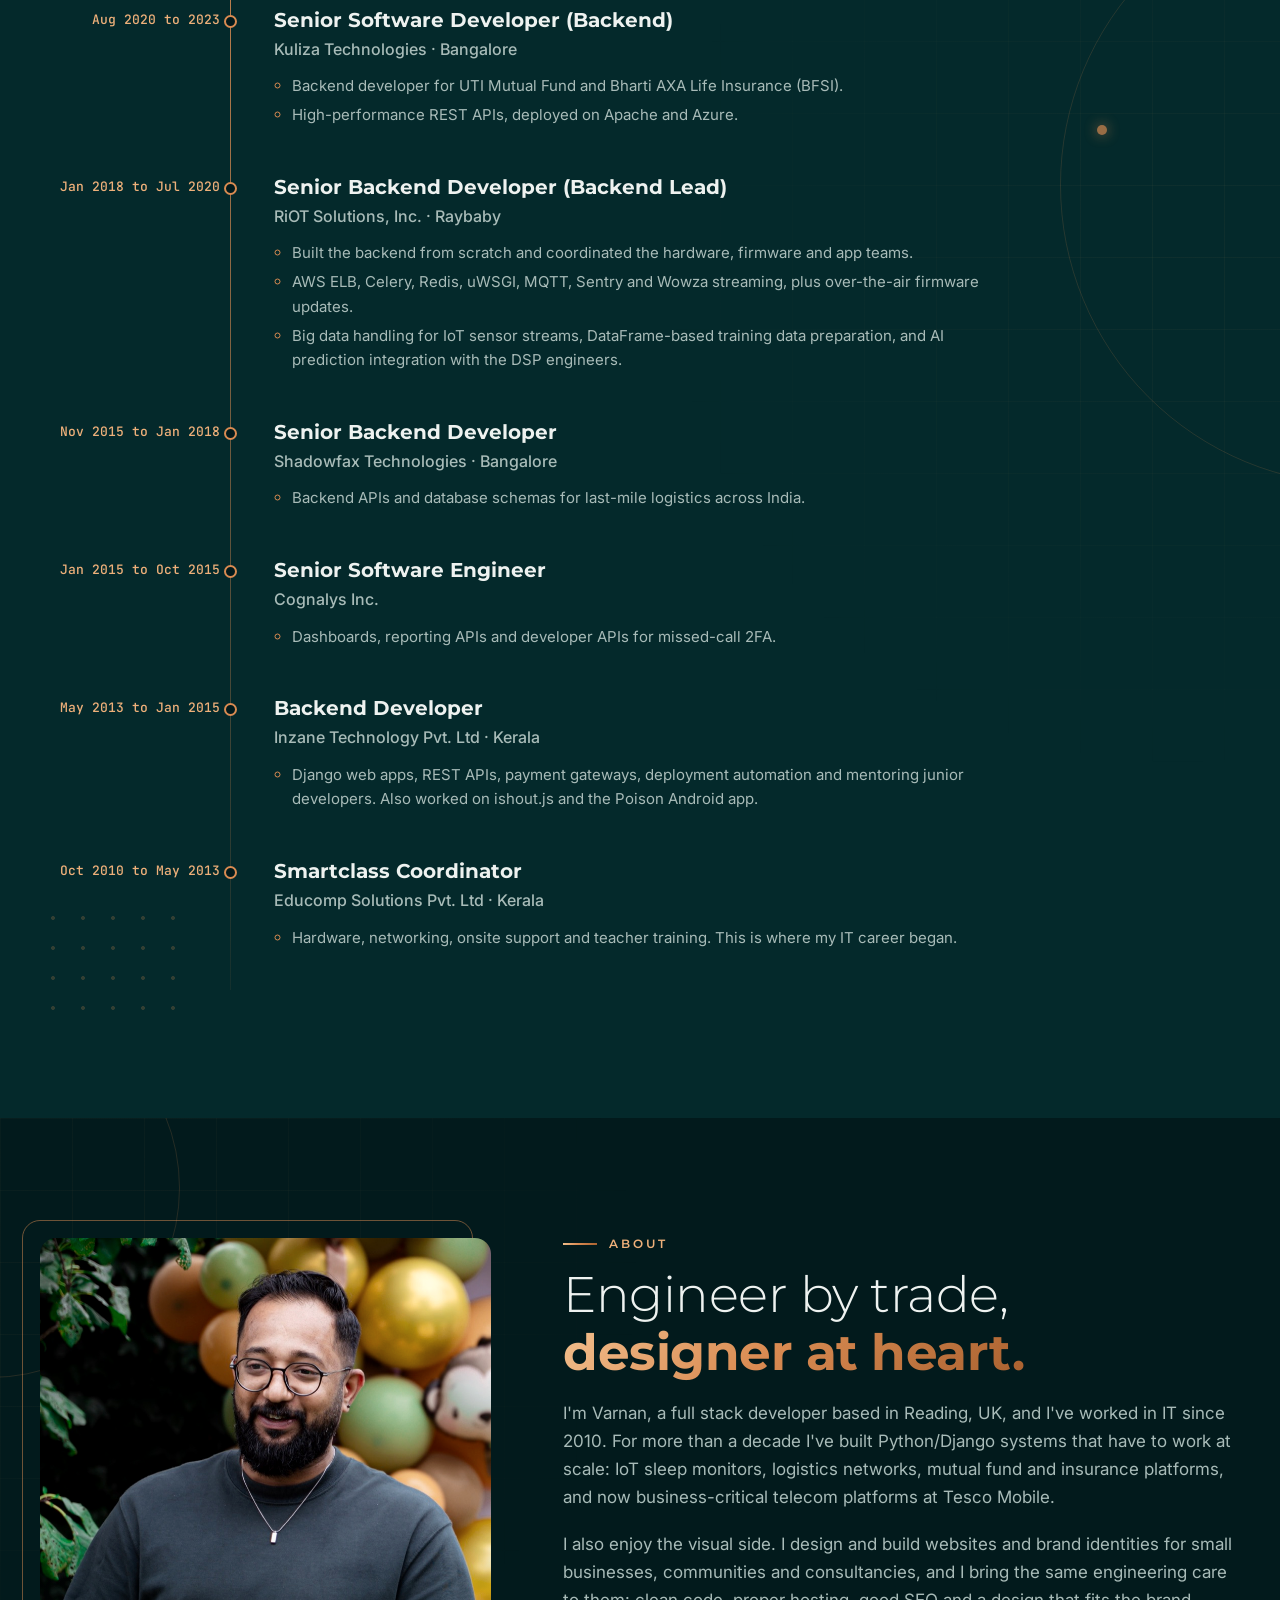
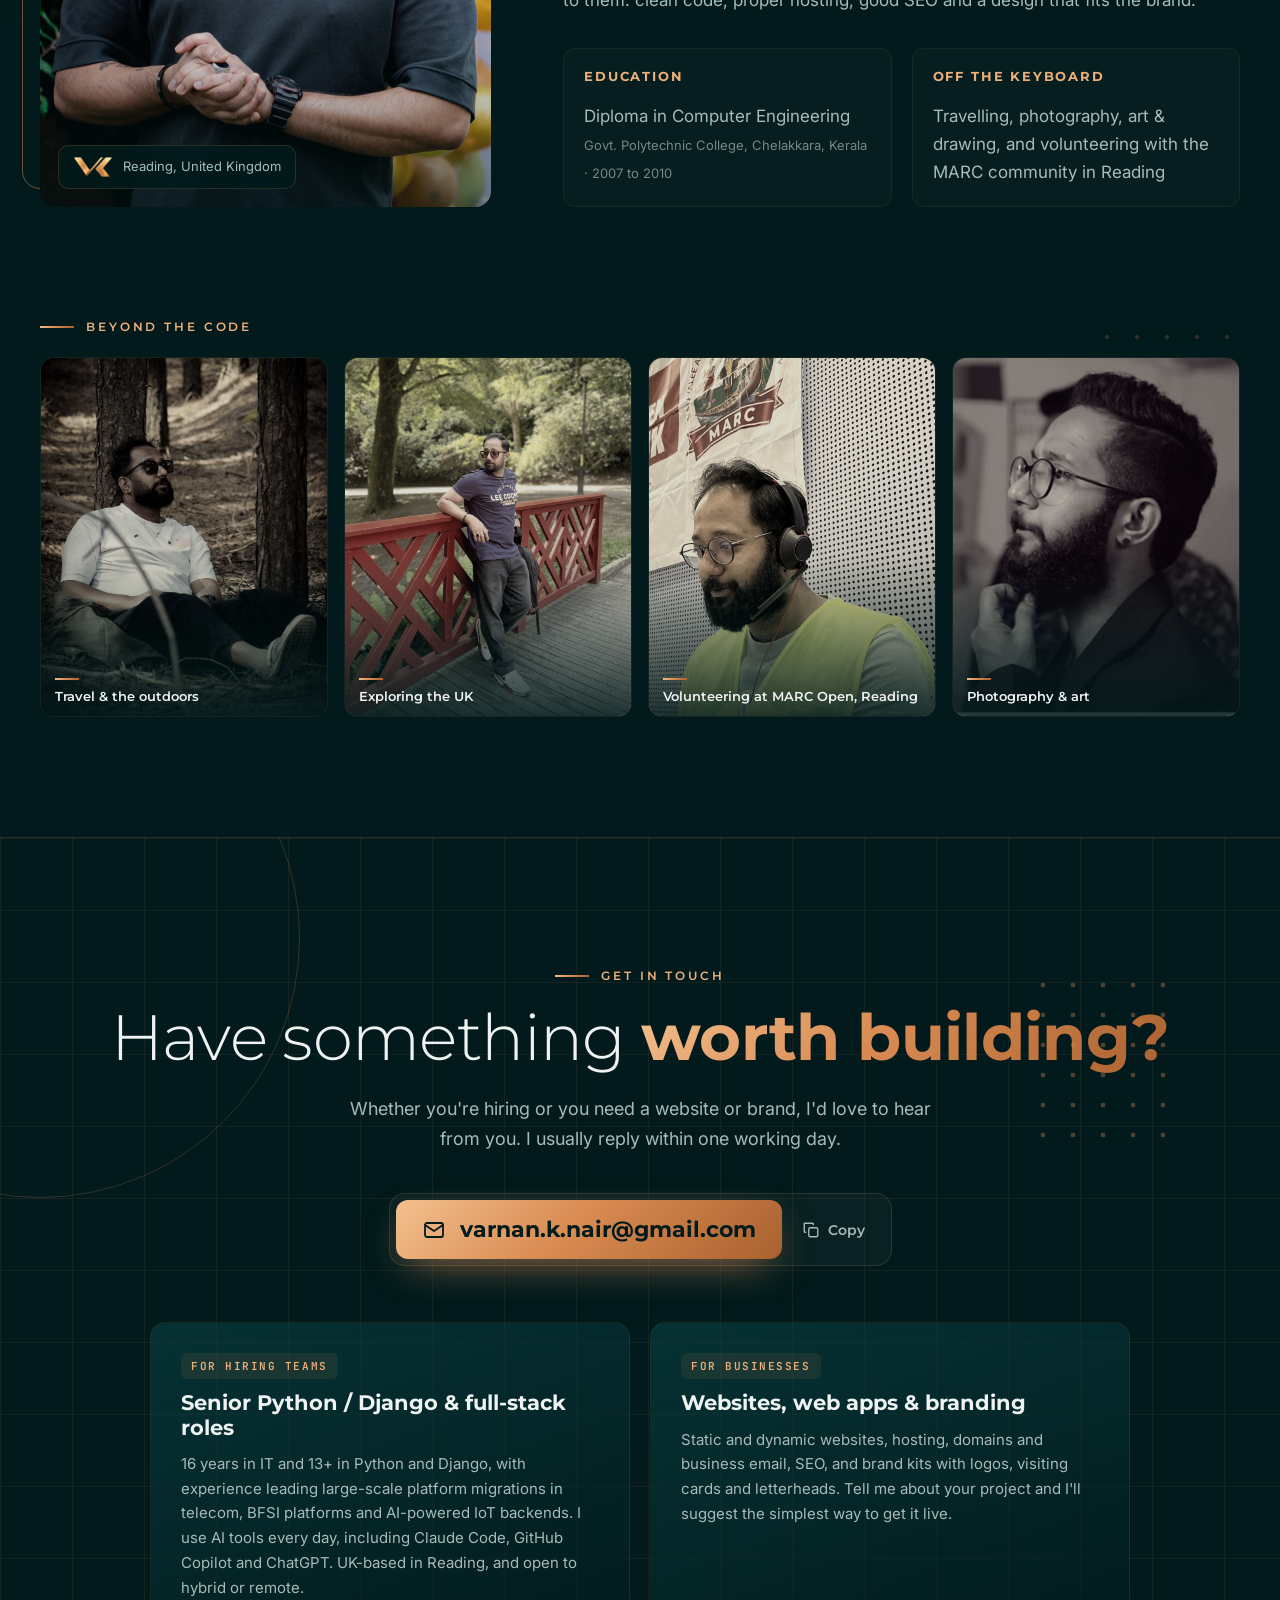
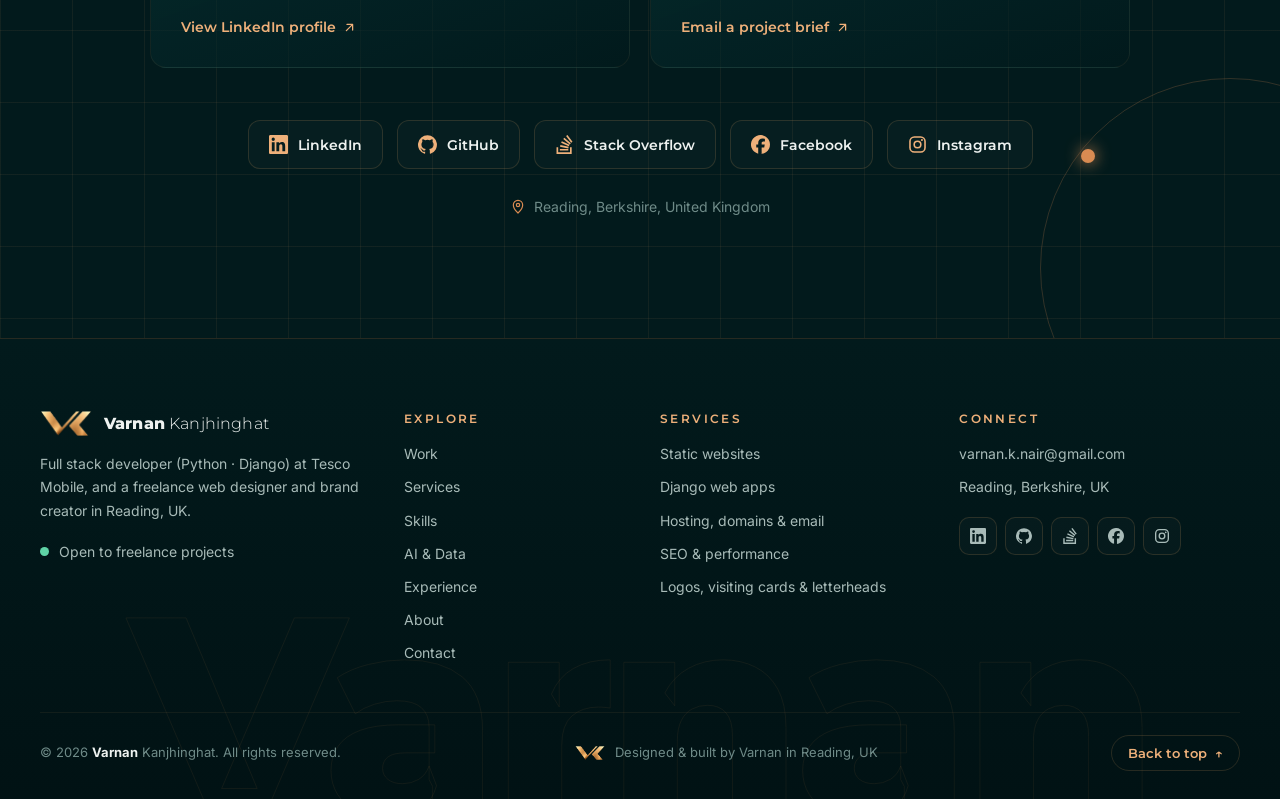
<file: work/index.html>
<!doctype html>
<html lang="en-GB">
<head>
  <meta charset="utf-8">
  <title>Varnan Kanjhinghat</title>
  <meta name="robots" content="noindex, follow">
  <link rel="canonical" href="https://varnanknair.me/">
  <meta http-equiv="refresh" content="0; url=/?s=work">
  <script>location.replace('/?s=work');</script>
  <style>body{margin:0;background:#021a1c}</style>
</head>
<body></body>
</html>
</file>
<file: assets/css/main.css>
/* =========================================================
   Varnan Kanjhinghat — portfolio
   Palette taken from the VK visiting card: deep teal + brushed copper
   ========================================================= */
:root {
  --ink-0: #021a1c;          /* deepest teal */
  --ink-1: #04292b;          /* page background */
  --ink-2: #073638;          /* raised surface */
  --ink-3: #0b4548;          /* card surface / hover */
  --line: rgba(233, 165, 103, .16);
  --line-soft: rgba(233, 165, 103, .07);
  --copper: #d98b52;
  --copper-2: #eeb07a;
  --copper-3: #f7d2a8;
  --copper-grad: linear-gradient(135deg, #f3c08e 0%, #d98b52 45%, #a9612f 100%);
  --text: #eef2f0;
  --muted: #a8bbb8;
  --dim: #6f8b88;
  --radius: 14px;
  --max: 1200px;
  --gutter: max(20px, calc((100vw - var(--max)) / 2));
  --display: "Montserrat", system-ui, sans-serif;
  --body: "Inter", system-ui, sans-serif;
  --mono: "JetBrains Mono", ui-monospace, monospace;
}

*, *::before, *::after { box-sizing: border-box; }
html { scroll-behavior: smooth; scroll-padding-top: 84px; overflow-x: clip; }
body {
  margin: 0;
  background: var(--ink-1);
  color: var(--text);
  font: 16px/1.65 var(--body);
  -webkit-font-smoothing: antialiased;
}
img { max-width: 100%; display: block; }
main { overflow-x: clip; }
a { color: inherit; text-decoration: none; }
h1, h2, h3, h4 { font-family: var(--display); margin: 0; line-height: 1.15; }
p { margin: 0; }
em { font-style: normal; }
::selection { background: var(--copper); color: var(--ink-0); }
:focus-visible { outline: 2px solid var(--copper-2); outline-offset: 3px; border-radius: 4px; }

.skip { position: absolute; left: -999px; top: 8px; background: var(--copper); color: var(--ink-0); padding: 8px 14px; border-radius: 6px; z-index: 99; }
.skip:focus { left: 12px; }

.eyebrow {
  font: 600 12px/1 var(--display);
  letter-spacing: .24em;
  text-transform: uppercase;
  color: var(--copper-2);
  display: inline-flex; align-items: center; gap: 12px;
}
.eyebrow::before { content: ""; width: 34px; height: 2px; background: var(--copper-grad); }

h2 { font-size: clamp(30px, 4.2vw, 50px); font-weight: 300; letter-spacing: -.01em; margin-top: 16px; }
h2 em, .headline em {
  font-weight: 700;
  background: var(--copper-grad);
  -webkit-background-clip: text; background-clip: text; color: transparent;
}

.grid-bg {
  background-image:
    linear-gradient(var(--line-soft) 1px, transparent 1px),
    linear-gradient(90deg, var(--line-soft) 1px, transparent 1px);
  background-size: 72px 72px;
}

/* ---------- buttons & chips ---------- */
.btn {
  display: inline-flex; align-items: center; gap: 10px;
  padding: 14px 24px; border-radius: 10px;
  font: 600 15px/1 var(--display); letter-spacing: .02em;
  border: 1px solid transparent; cursor: pointer;
  transition: transform .25s, box-shadow .25s, background .25s, border-color .25s;
}
.btn.primary { background: var(--copper-grad); color: var(--ink-0); box-shadow: 0 10px 30px -10px rgba(217, 139, 82, .6); }
.btn.primary:hover { transform: translateY(-2px); box-shadow: 0 16px 40px -12px rgba(217, 139, 82, .8); }
.btn.ghost { border-color: var(--line); color: var(--text); background: rgba(255, 255, 255, .02); }
.btn.ghost:hover { border-color: var(--copper); color: var(--copper-2); }

.chip {
  font: 500 13px/1 var(--body); color: var(--muted);
  padding: 10px 16px; border-radius: 999px;
  background: transparent; border: 1px solid var(--line); cursor: pointer;
  transition: all .2s;
}
.chip:hover { color: var(--text); border-color: var(--copper); }
.chip.active { background: var(--copper-grad); color: var(--ink-0); border-color: transparent; font-weight: 600; }

/* ---------- nav ---------- */
.nav {
  position: sticky; top: 0; z-index: 50;
  height: 74px; padding: 0 var(--gutter);
  display: flex; align-items: center; justify-content: space-between;
  background: rgba(2, 26, 28, .72);
  backdrop-filter: blur(16px) saturate(140%); -webkit-backdrop-filter: blur(16px) saturate(140%);
  border-bottom: 1px solid transparent;
  transition: border-color .3s, background .3s;
}
.nav.scrolled { border-color: var(--line); background: rgba(2, 26, 28, .9); }
.brand { display: flex; align-items: center; gap: 12px; font: 400 16px var(--display); letter-spacing: .01em; }
.brand img { width: 52px; height: auto; }
.brand b { font-weight: 800; }
.brand span { font-weight: 300; }
.nav nav { display: flex; align-items: center; gap: 32px; font-size: 14px; font-weight: 500; }
.nav nav a:not(.nav-cta) { color: var(--muted); position: relative; padding: 6px 0; transition: color .2s; }
.nav nav a:not(.nav-cta)::after { content: ""; position: absolute; left: 0; bottom: 0; width: 0; height: 2px; background: var(--copper-grad); transition: width .3s; }
.nav nav a:hover, .nav nav a.active { color: var(--text); }
.nav nav a:hover::after, .nav nav a.active::after { width: 100%; }
.nav-cta { padding: 10px 18px; border: 1px solid var(--copper); border-radius: 9px; color: var(--copper-2); transition: all .2s; }
.nav-cta:hover { background: var(--copper); color: var(--ink-0); }
.menu { display: none; width: 44px; height: 44px; background: none; border: 1px solid var(--line); border-radius: 10px; cursor: pointer; position: relative; }
.menu span { position: absolute; left: 12px; right: 12px; height: 2px; background: var(--copper-2); transition: transform .3s, top .3s; }
.menu span:first-child { top: 16px; }
.menu span:last-child { top: 25px; }
.menu[aria-expanded="true"] span:first-child { top: 21px; transform: rotate(45deg); }
.menu[aria-expanded="true"] span:last-child { top: 21px; transform: rotate(-45deg); }

/* ---------- hero ---------- */
.hero {
  position: relative; overflow: hidden;
  min-height: min(calc(100vh - 74px), 900px);
  padding: 90px var(--gutter) 110px;
  display: grid; grid-template-columns: 1.2fr .8fr; gap: 64px; align-items: center;
  background:
    radial-gradient(900px 600px at 0% 0%, rgba(24, 110, 115, .45), transparent 60%),
    radial-gradient(700px 500px at 100% 100%, rgba(217, 139, 82, .10), transparent 60%),
    var(--ink-1);
}
.hero-deco { position: absolute; inset: 0; pointer-events: none; }
.orbits { position: absolute; right: -120px; top: -40px; width: min(760px, 70vw); opacity: .55; }
.orbits circle, .orbits path { stroke: var(--copper); stroke-width: 1.2; }
.orbits path { stroke: rgba(217, 139, 82, .35); }
.orbits .node { fill: var(--copper); stroke: none; filter: drop-shadow(0 0 8px rgba(217, 139, 82, .8)); }
.orbits .node.hollow { fill: none; stroke: var(--copper-2); stroke-width: 2; }
.orbits circle:not(.node) { stroke-dasharray: 1600; stroke-dashoffset: 1600; animation: draw 3.5s ease forwards .3s; }
@keyframes draw { to { stroke-dashoffset: 0; } }
.dots { position: absolute; width: 150px; height: 190px; background-image: radial-gradient(var(--copper) 2.2px, transparent 2.6px); background-size: 30px 30px; opacity: .55; }
.dots-a { right: 3%; top: 6%; }
.dots-b { right: 1%; bottom: 8%; opacity: .3; }

.hero-copy { position: relative; z-index: 1; }
.hero h1 { margin-top: 26px; }
.hero .name { display: block; }
.hero .name b { display: block; font-size: clamp(56px, 9vw, 112px); line-height: .95; font-weight: 800; letter-spacing: -.02em; text-shadow: 0 8px 30px rgba(0, 0, 0, .35); }
.hero .name .last { display: block; margin-top: 10px; font-size: clamp(22px, 3vw, 36px); font-weight: 300; letter-spacing: .28em; text-transform: uppercase; color: var(--muted); }
.hero .headline { display: block; margin-top: 18px; font-size: clamp(18px, 2vw, 24px); font-weight: 400; letter-spacing: .14em; color: var(--muted); }
.hero .headline::before { content: ""; display: block; width: 90px; height: 3px; margin-bottom: 18px; background: var(--copper-grad); border-radius: 2px; }
.lede { margin-top: 26px; max-width: 600px; font-size: 18px; color: var(--muted); }
.lede strong { color: var(--text); font-weight: 600; }
.actions { display: flex; flex-wrap: wrap; gap: 14px; margin-top: 34px; }
.hero-tags { list-style: none; padding: 0; margin: 40px 0 0; display: flex; flex-wrap: wrap; gap: 8px 22px; font: 500 14px var(--display); color: var(--muted); letter-spacing: .04em; }
.hero-tags li { display: flex; align-items: center; gap: 22px; }
.hero-tags li:not(:last-child)::after { content: ""; width: 7px; height: 7px; border-radius: 50%; background: var(--copper); box-shadow: 0 0 10px var(--copper); }

.hero-card {
  position: relative; z-index: 1;
  padding: 34px 30px 26px; border-radius: 20px;
  background: linear-gradient(160deg, rgba(11, 69, 72, .75), rgba(2, 26, 28, .85));
  border: 1px solid var(--line);
  box-shadow: 0 40px 80px -30px rgba(0, 0, 0, .7), inset 0 1px 0 rgba(255, 255, 255, .05);
  backdrop-filter: blur(8px);
  transform-style: preserve-3d;
  transition: transform .2s ease-out;
}
.card-glow { position: absolute; inset: -1px; border-radius: inherit; pointer-events: none; background: radial-gradient(400px circle at var(--mx, 50%) var(--my, 0%), rgba(238, 176, 122, .18), transparent 45%); }
.card-mark { width: 120px; filter: drop-shadow(0 10px 18px rgba(0, 0, 0, .55)); }
.terminal { border: 1px solid var(--line); border-radius: 10px; background: rgba(2, 20, 22, .8); overflow: hidden; }
.term-bar { display: flex; align-items: center; gap: 6px; padding: 9px 12px; border-bottom: 1px solid var(--line-soft); font: 12px var(--mono); color: var(--dim); }
.term-bar i, .browser i { width: 9px; height: 9px; border-radius: 50%; background: var(--copper); opacity: .8; }
.term-bar i:nth-child(2), .browser i:nth-child(2) { opacity: .5; }
.term-bar i:nth-child(3), .browser i:nth-child(3) { opacity: .3; }
.term-bar span { margin-left: 8px; }
.terminal pre { margin: 0; padding: 14px 16px; font: 13px/1.7 var(--mono); color: var(--text); white-space: pre-wrap; min-height: 76px; }
.terminal .c { color: var(--copper-2); }
.terminal .o { color: var(--copper-3); }
.caret { display: inline-block; width: 8px; height: 15px; background: var(--copper-2); vertical-align: -2px; margin-left: 2px; animation: blink 1s steps(1) infinite; }
@keyframes blink { 50% { opacity: 0; } }
.stats { display: grid; grid-template-columns: repeat(3, 1fr); gap: 10px; margin: 22px 0 0; }
.stats div { padding: 14px 12px; border-radius: 10px; background: rgba(255, 255, 255, .025); border: 1px solid var(--line-soft); }
.stats dt { font: 800 28px/1 var(--display); background: var(--copper-grad); -webkit-background-clip: text; background-clip: text; color: transparent; }
.stats dd { margin: 8px 0 0; font-size: 12px; line-height: 1.4; color: var(--muted); }
.avail { margin-top: 18px; display: flex; align-items: center; gap: 10px; font-size: 13px; color: var(--muted); }
.pulse { width: 9px; height: 9px; border-radius: 50%; background: #5fd3a6; box-shadow: 0 0 0 0 rgba(95, 211, 166, .6); animation: pulse 2s infinite; }
@keyframes pulse { 70% { box-shadow: 0 0 0 10px rgba(95, 211, 166, 0); } 100% { box-shadow: 0 0 0 0 rgba(95, 211, 166, 0); } }

/* ---------- marquee ---------- */
.marquee { overflow: hidden; border-block: 1px solid var(--line); background: var(--ink-0); padding: 18px 0; }
.track { display: flex; width: max-content; animation: scroll 40s linear infinite; }
.track span { font: 500 15px var(--display); letter-spacing: .12em; text-transform: uppercase; color: var(--muted); padding: 0 28px; display: flex; align-items: center; gap: 56px; white-space: nowrap; }
.track span::after { content: "◆"; color: var(--copper); font-size: 9px; }
@keyframes scroll { to { transform: translateX(-50%); } }

/* ---------- sections ---------- */
.section, .contact { padding: 120px var(--gutter); position: relative; }
.section.alt { background-color: var(--ink-0); }
.section-head { display: flex; justify-content: space-between; align-items: flex-end; gap: 40px; margin-bottom: 56px; flex-wrap: wrap; }
.section-sub { max-width: 420px; color: var(--muted); }
.filters { display: flex; gap: 8px; flex-wrap: wrap; }

/* ---------- work ---------- */
.work-grid { display: grid; grid-template-columns: repeat(2, 1fr); gap: 28px; }
.work {
  display: flex; flex-direction: column;
  border-radius: var(--radius); overflow: hidden;
  background: linear-gradient(180deg, var(--ink-2), rgba(4, 41, 43, .6));
  border: 1px solid var(--line-soft);
  transition: transform .35s, border-color .35s, box-shadow .35s, opacity .35s;
}
.work:hover { transform: translateY(-6px); border-color: var(--line); box-shadow: 0 30px 60px -30px rgba(0, 0, 0, .8); }
.work.featured { grid-column: 1 / -1; display: grid; grid-template-columns: 1.35fr 1fr; }
.shot { position: relative; display: block; overflow: hidden; background: var(--ink-0); }
.browser { position: absolute; z-index: 2; top: 0; left: 0; right: 0; display: flex; align-items: center; gap: 6px; padding: 10px 14px; background: rgba(2, 26, 28, .88); border-bottom: 1px solid var(--line-soft); font: 12px var(--mono); color: var(--muted); }
.browser span { margin-left: 10px; padding: 3px 12px; border-radius: 6px; background: rgba(255, 255, 255, .04); }
.shot img { width: 100%; height: auto; aspect-ratio: 16 / 10; object-fit: cover; object-position: top; padding-top: 36px; transition: transform .8s cubic-bezier(.2, .7, .2, 1), filter .6s; filter: grayscale(.85) sepia(.35) hue-rotate(130deg) saturate(1.4) brightness(.8) contrast(1.05); }
.shot::after { content: ""; position: absolute; inset: 36px 0 0; background: linear-gradient(180deg, transparent 40%, rgba(2, 26, 28, .75)); transition: opacity .6s; pointer-events: none; }
.work:hover .shot img { filter: none; transform: scale(1.04); }
.work:hover .shot::after { opacity: .2; }
.featured .shot img { height: 100%; aspect-ratio: auto; min-height: 380px; object-position: left top; }

.cover { position: relative; aspect-ratio: 16 / 10; display: grid; place-items: center; overflow: hidden;
  background:
    radial-gradient(circle at 80% 20%, rgba(217, 139, 82, .22), transparent 45%),
    linear-gradient(var(--line-soft) 1px, transparent 1px) 0 0 / 36px 36px,
    linear-gradient(90deg, var(--line-soft) 1px, transparent 1px) 0 0 / 36px 36px,
    var(--ink-0); }
.cover::before { content: ""; position: absolute; width: 70%; aspect-ratio: 1; border: 1px solid rgba(217, 139, 82, .35); border-radius: 50%; right: -18%; top: -30%; }
.cover::after { content: ""; position: absolute; width: 14px; height: 14px; border-radius: 50%; background: var(--copper); box-shadow: 0 0 16px var(--copper); right: 30%; top: 38%; }
.cover svg { width: 88px; fill: none; stroke: var(--copper-2); stroke-width: 2; stroke-linecap: round; stroke-linejoin: round; filter: drop-shadow(0 6px 16px rgba(217, 139, 82, .35)); transition: transform .5s; }
.work:hover .cover svg { transform: scale(1.1) rotate(-4deg); }
.cover span { position: absolute; left: 20px; bottom: 16px; font: 600 12px var(--mono); letter-spacing: .12em; color: var(--copper-2); }

.work-body { padding: 28px 28px 30px; display: flex; flex-direction: column; gap: 14px; flex: 1; }
.featured .work-body { padding: 44px 40px; justify-content: center; }
.num { font: 600 12px var(--mono); letter-spacing: .12em; color: var(--copper); text-transform: uppercase; }
.work h3 { font-size: 24px; font-weight: 700; }
.featured h3 { font-size: 34px; }
.work p { color: var(--muted); font-size: 15px; }
.work p strong { color: var(--copper-3); font-weight: 600; }
.tags { list-style: none; padding: 0; margin: 0; display: flex; flex-wrap: wrap; gap: 6px; }
.tags li { font-size: 12px; padding: 5px 10px; border-radius: 6px; background: rgba(217, 139, 82, .08); color: var(--copper-3); border: 1px solid var(--line-soft); }
.link { margin-top: auto; padding-top: 6px; font: 600 14px var(--display); color: var(--copper-2); display: inline-flex; align-items: center; gap: 6px; align-self: flex-start; border-bottom: 1px solid transparent; transition: border-color .2s, gap .2s; }
a.link:hover { border-color: var(--copper-2); gap: 10px; }
.link.muted { color: var(--dim); font-weight: 500; }

/* ---------- services ---------- */
.service-grid { display: grid; grid-template-columns: repeat(3, 1fr); gap: 20px; }
.service {
  position: relative; padding: 32px 28px; border-radius: var(--radius);
  background: rgba(7, 54, 56, .55); border: 1px solid var(--line-soft);
  overflow: hidden; transition: transform .3s, border-color .3s;
}
.service::before { content: ""; position: absolute; inset: 0; background: radial-gradient(360px circle at var(--mx, 50%) var(--my, 50%), rgba(217, 139, 82, .13), transparent 50%); opacity: 0; transition: opacity .3s; }
.service:hover { transform: translateY(-4px); border-color: var(--line); }
.service:hover::before { opacity: 1; }
.service svg { width: 46px; height: 46px; fill: none; stroke: var(--copper-2); stroke-width: 2; stroke-linecap: round; stroke-linejoin: round; margin-bottom: 22px; }
.service h3 { font-size: 20px; margin-bottom: 10px; }
.service p { color: var(--muted); font-size: 15px; position: relative; }
.service.accent { background: linear-gradient(150deg, rgba(217, 139, 82, .16), rgba(7, 54, 56, .55)); border-color: var(--line); }

.process { list-style: none; padding: 0; margin: 60px 0 0; display: grid; grid-template-columns: repeat(4, 1fr); counter-reset: s; position: relative; }
.process::before { content: ""; position: absolute; top: 19px; left: 20px; right: 20px; height: 1px; background: linear-gradient(90deg, var(--copper), rgba(217, 139, 82, .1)); }
.process li { padding-right: 24px; position: relative; }
.process b { display: grid; place-items: center; width: 40px; height: 40px; border-radius: 50%; background: var(--ink-0); border: 1px solid var(--copper); font: 600 13px var(--mono); color: var(--copper-2); position: relative; }
.process h4 { margin: 18px 0 6px; font-size: 17px; }
.process p { color: var(--muted); font-size: 14px; }

/* ---------- skills: periodic table ---------- */
.skills-wrap { display: grid; grid-template-columns: 1fr 300px; gap: 28px; }
.skill-filters { grid-column: 1 / -1; display: flex; flex-wrap: wrap; gap: 8px; }
.periodic {
  position: relative;
  display: grid; grid-template-columns: repeat(auto-fill, minmax(104px, 1fr)); gap: 10px;
}
.periodic::before { /* cursor spotlight across the whole grid */
  content: ""; position: absolute; inset: -20px; pointer-events: none; z-index: 0;
  background: radial-gradient(260px circle at var(--mx, -500px) var(--my, -500px), rgba(217, 139, 82, .16), transparent 60%);
}
.el {
  position: relative; z-index: 1;
  aspect-ratio: 1; padding: 10px 11px;
  border-radius: 10px; cursor: default;
  background: linear-gradient(160deg, var(--ink-2), var(--ink-0));
  border: 1px solid var(--line-soft);
  display: flex; flex-direction: column; justify-content: space-between;
  transition: transform .25s, border-color .25s, opacity .35s, filter .35s, box-shadow .25s;
  animation: pop .5s both; animation-delay: calc(var(--i) * 18ms);
}
@keyframes pop { from { opacity: 0; transform: scale(.85) translateY(10px); } }
.el .n { font: 11px var(--mono); color: var(--dim); display: flex; justify-content: space-between; }
.el .n i { width: 7px; height: 7px; border-radius: 50%; background: var(--c, var(--copper)); font-style: normal; }
.el .s { font: 700 30px/1 var(--display); background: var(--copper-grad); -webkit-background-clip: text; background-clip: text; color: transparent; }
.el .l { font-size: 11.5px; line-height: 1.25; color: var(--muted); white-space: nowrap; overflow: hidden; text-overflow: ellipsis; }
.el:hover, .el.focus { transform: translateY(-4px) scale(1.04); border-color: var(--copper); box-shadow: 0 14px 30px -12px rgba(217, 139, 82, .45); z-index: 2; }
.el.dim { opacity: .18; filter: grayscale(1); transform: scale(.96); }
.el.core { border-color: rgba(217, 139, 82, .35); }

.skill-detail {
  position: sticky; top: 100px; align-self: start;
  padding: 26px; border-radius: 16px;
  background: linear-gradient(160deg, rgba(11, 69, 72, .7), var(--ink-0));
  border: 1px solid var(--line);
  display: flex; flex-direction: column; gap: 18px;
}
.sd-sym { width: 96px; height: 96px; display: grid; place-items: center; border-radius: 14px; border: 1px solid var(--copper); font: 800 40px var(--display); background: rgba(217, 139, 82, .08); color: var(--copper-2); box-shadow: inset 0 0 30px rgba(217, 139, 82, .15); }
.sd-cat { font: 600 11px var(--mono); letter-spacing: .14em; text-transform: uppercase; color: var(--copper); }
.sd-name { font-size: 24px; margin: 6px 0 8px; }
.sd-note { color: var(--muted); font-size: 14px; min-height: 44px; }
.sd-bar { height: 6px; border-radius: 3px; background: rgba(255, 255, 255, .06); margin-top: 16px; overflow: hidden; }
.sd-bar i { display: block; height: 100%; width: var(--w); background: var(--copper-grad); border-radius: 3px; transition: width .5s cubic-bezier(.2, .7, .2, 1); }
.sd-years { font: 12px var(--mono); color: var(--dim); margin-top: 8px; }

/* ---------- experience ---------- */
.timeline { list-style: none; padding: 0; margin: 0; position: relative; max-width: 960px; }
.timeline::before { content: ""; position: absolute; left: 190px; top: 8px; bottom: 8px; width: 1px; background: linear-gradient(var(--copper), rgba(217, 139, 82, .08)); }
.timeline > li { display: grid; grid-template-columns: 190px 1fr; gap: 44px; padding-bottom: 44px; position: relative; }
.timeline > li::before { content: ""; position: absolute; left: 184px; top: 6px; width: 13px; height: 13px; border-radius: 50%; background: var(--ink-0); border: 2px solid var(--copper); }
.timeline > li.current::before { background: var(--copper); box-shadow: 0 0 0 6px rgba(217, 139, 82, .18), 0 0 18px var(--copper); }
.timeline time { font: 500 13px var(--mono); color: var(--copper-2); padding-top: 2px; text-align: right; padding-right: 10px; }
.timeline h3 { font-size: 20px; }
.org { color: var(--muted); margin-top: 4px; font-weight: 500; }
.timeline ul { margin: 12px 0 0; padding-left: 18px; color: var(--muted); font-size: 15px; }
.timeline ul li { margin-bottom: 4px; }
.timeline ul li::marker { color: var(--copper); }

/* ---------- about ---------- */
.about { display: grid; grid-template-columns: .8fr 1.2fr; gap: 72px; align-items: center; }
.portrait { margin: 0; position: relative; }
.portrait::before { content: ""; position: absolute; inset: -18px 18px 18px -18px; border: 1px solid var(--copper); border-radius: 18px; opacity: .5; }
.portrait > img { position: relative; width: 100%; height: auto; aspect-ratio: 4 / 5; object-fit: cover; border-radius: 16px; }
.portrait::after { content: ""; position: absolute; inset: 0; border-radius: 16px; background: linear-gradient(160deg, rgba(24, 110, 115, .35), rgba(217, 139, 82, .25)); mix-blend-mode: color; pointer-events: none; }
.portrait figcaption { position: absolute; z-index: 2; left: 18px; bottom: 18px; display: flex; align-items: center; gap: 10px; padding: 10px 14px; border-radius: 10px; background: rgba(2, 26, 28, .85); border: 1px solid var(--line); font-size: 13px; color: var(--muted); backdrop-filter: blur(6px); }
.portrait figcaption img { width: 40px; height: auto; flex: none; }
.about-copy p:not(.eyebrow) { color: var(--muted); margin-top: 18px; font-size: 17px; }
.about-grid { display: grid; grid-template-columns: 1fr 1fr; gap: 20px; margin-top: 34px; }
.about-grid > div { padding: 20px; border-radius: 12px; border: 1px solid var(--line-soft); background: rgba(255, 255, 255, .02); }
.about-grid h4 { font-size: 13px; letter-spacing: .14em; text-transform: uppercase; color: var(--copper-2); }
.about-grid p { margin-top: 8px; font-size: 15px; color: var(--text); }
.about-grid span { color: var(--dim); font-size: 13px; }

/* ---------- scroll reveal ---------- */
.reveal { opacity: 0; transform: translateY(24px); transition: opacity .8s cubic-bezier(.2, .7, .2, 1), transform .8s cubic-bezier(.2, .7, .2, 1); }
.reveal.in { opacity: 1; transform: none; }
.no-js .reveal { opacity: 1; transform: none; }
.no-js .preloader { display: none; }

/* ---------- responsive ---------- */
@media (max-width: 1080px) {
  .hero { grid-template-columns: 1fr; gap: 56px; }
  .hero-card { max-width: 520px; }
  .service-grid { grid-template-columns: repeat(2, 1fr); }
  .skills-wrap { grid-template-columns: 1fr; }
  .skill-detail { position: static; grid-row: 2; flex-direction: row; align-items: center; padding: 16px; gap: 16px; }
  .skill-detail .sd-sym { width: 64px; height: 64px; font-size: 26px; flex: none; }
  .skill-detail .sd-note { min-height: 0; font-size: 13px; }
  .skill-detail .sd-name { font-size: 19px; margin: 2px 0 4px; }
  .about { grid-template-columns: 1fr; gap: 56px; }
  .portrait { max-width: 380px; }
}
@media (max-width: 860px) {
  .menu { display: block; }
  .nav nav {
    position: fixed; top: 74px; left: 0; right: 0;
    flex-direction: column; align-items: stretch; gap: 0;
    padding: 12px 20px 24px; background: rgba(2, 26, 28, .97); border-bottom: 1px solid var(--line);
    transform: translateY(-120%); transition: transform .35s; visibility: hidden;
  }
  .nav nav.open { transform: none; visibility: visible; }
  .nav nav a:not(.nav-cta) { padding: 14px 4px; border-bottom: 1px solid var(--line-soft); }
  .nav nav a::after { display: none; }
  .nav-cta { margin-top: 16px; text-align: center; padding: 14px; }
  .work-grid { grid-template-columns: 1fr; }
  .work.featured { grid-template-columns: 1fr; }
  .featured .shot img { min-height: 0; aspect-ratio: 16 / 10; }
  .featured .work-body { padding: 28px; }
  .process { grid-template-columns: 1fr 1fr; gap: 32px 0; }
  .process::before { display: none; }
  .timeline::before { left: 6px; }
  .timeline > li { grid-template-columns: 1fr; gap: 6px; padding-left: 34px; }
  .timeline > li::before { left: 0; }
  .timeline time { text-align: left; padding: 0; }
}
@media (max-width: 600px) {
  .section, .contact { padding: 84px 16px; }
  .hero { padding: 56px 16px 80px; }
  .nav { padding-left: 16px; padding-right: 16px; }
  .brand span { font-size: 14px; }
  .orbits { width: 130vw; right: -55vw; opacity: .35; }
  .dots { display: none; }
  .hero .headline { letter-spacing: .06em; }
  .stats { grid-template-columns: 1fr 1fr; }
  .stats div:last-child { grid-column: 1 / -1; }
  .service-grid, .about-grid { grid-template-columns: 1fr; }
  .periodic { grid-template-columns: repeat(3, 1fr); gap: 8px; }
  .el .s { font-size: 24px; }
  .el .l { font-size: 10.5px; }
}
@media (prefers-reduced-motion: reduce) {
  *, *::before, *::after { animation: none !important; transition: none !important; scroll-behavior: auto !important; }
  .reveal { opacity: 1; transform: none; }
  .orbits circle:not(.node) { stroke-dashoffset: 0; }
}

/* =========================================================
   v2 components
   ========================================================= */
.sprite { position: absolute; width: 0; height: 0; overflow: hidden; }

/* ---------- preloader ---------- */
.preloader {
  position: fixed; inset: 0; z-index: 200;
  display: grid; place-items: center;
  background: radial-gradient(800px 600px at 30% 20%, rgba(24, 110, 115, .35), transparent 60%), var(--ink-0);
  transition: opacity .7s ease, visibility .7s, clip-path .9s cubic-bezier(.7, 0, .2, 1);
  clip-path: circle(150% at 50% 50%);
  animation: pl-failsafe 0s 6s forwards; /* never block the page if JS stalls */
}
.preloader.done { opacity: 0; visibility: hidden; clip-path: circle(0% at 50% 50%); }
@keyframes pl-failsafe { to { opacity: 0; visibility: hidden; } }
.pl-grid { position: absolute; inset: 0; background-image: linear-gradient(var(--line-soft) 1px, transparent 1px), linear-gradient(90deg, var(--line-soft) 1px, transparent 1px); background-size: 72px 72px; mask-image: radial-gradient(circle at center, #000 10%, transparent 65%); -webkit-mask-image: radial-gradient(circle at center, #000 10%, transparent 65%); }
.pl-inner { position: relative; display: flex; flex-direction: column; align-items: center; gap: 18px; }
.pl-emblem { position: relative; width: 220px; height: 220px; display: grid; place-items: center; }
.pl-orbit { position: absolute; inset: 0; overflow: visible; }
.pl-track { fill: none; stroke: rgba(217, 139, 82, .18); stroke-width: 1.2; }
.pl-track.thin { stroke-dasharray: 2 7; stroke: rgba(217, 139, 82, .35); }
.pl-arc { fill: none; stroke: var(--copper); stroke-width: 2; stroke-linecap: round; stroke-dasharray: 628; stroke-dashoffset: calc(628 - 6.28 * var(--p, 0)); transform: rotate(-90deg); transform-origin: center; transition: stroke-dashoffset .25s ease; filter: drop-shadow(0 0 6px rgba(217, 139, 82, .7)); }
.pl-spin { transform-origin: 110px 110px; animation: pl-spin 2.4s linear infinite; }
.pl-node { fill: var(--copper-2); filter: drop-shadow(0 0 8px var(--copper)); }
@keyframes pl-spin { to { transform: rotate(360deg); } }
.pl-mark { position: relative; width: 132px; height: 64px; background: url(../img/brand/vk-mark.png) center / contain no-repeat; filter: drop-shadow(0 12px 20px rgba(0, 0, 0, .6)); animation: pl-float 2.4s ease-in-out infinite; }
.pl-mark::after { content: ""; position: absolute; inset: 0; background: linear-gradient(110deg, transparent 35%, rgba(255, 244, 228, .85) 50%, transparent 65%) 0 0 / 250% 100% no-repeat; -webkit-mask: url(../img/brand/vk-mark.png) center / contain no-repeat; mask: url(../img/brand/vk-mark.png) center / contain no-repeat; animation: pl-shine 1.8s ease-in-out infinite; mix-blend-mode: screen; }
@keyframes pl-shine { from { background-position: 150% 0; } to { background-position: -50% 0; } }
@keyframes pl-float { 50% { transform: translateY(-5px); } }
.pl-name { font: 300 16px var(--display); letter-spacing: .2em; text-transform: uppercase; color: var(--muted); }
.pl-name b { display: block; text-align: center; font-size: 30px; font-weight: 800; letter-spacing: .02em; text-transform: none; color: var(--text); }
.pl-bar { width: 220px; height: 2px; background: rgba(255, 255, 255, .08); border-radius: 2px; overflow: hidden; }
.pl-bar i { display: block; height: 100%; width: calc(var(--p, 0) * 1%); background: var(--copper-grad); transition: width .25s ease; }
.pl-code { font: 12px var(--mono); color: var(--dim); min-width: 240px; text-align: center; }
.pl-code .c { color: var(--copper-2); }

/* ---------- social icons ---------- */
.socials { list-style: none; padding: 0; margin: 34px 0 0; display: flex; flex-wrap: wrap; gap: 10px; }
.socials a { width: 44px; height: 44px; display: grid; place-items: center; border-radius: 12px; border: 1px solid var(--line); color: var(--copper-2); background: rgba(255, 255, 255, .02); transition: transform .25s, background .25s, color .25s, border-color .25s, box-shadow .25s; }
.socials svg { width: 19px; height: 19px; }
.socials a:hover { transform: translateY(-3px); background: var(--copper-grad); color: var(--ink-0); border-color: transparent; box-shadow: 0 10px 24px -10px rgba(217, 139, 82, .8); }
.socials.big { justify-content: center; gap: 14px; margin-top: 52px; }
.socials.big a { width: auto; height: auto; padding: 14px 20px; display: flex; gap: 10px; font: 600 14px var(--display); color: var(--text); }
.socials.big svg { color: var(--copper-2); transition: color .25s; }
.socials.big a:hover svg { color: var(--ink-0); }
.socials.small { margin: 0; gap: 8px; }
.socials.small a { width: 38px; height: 38px; border-radius: 10px; }
.socials.small svg { width: 16px; height: 16px; }

/* ---------- hero card head ---------- */
.card-head { display: flex; align-items: center; gap: 20px; margin-bottom: 22px; }
.avatar { position: relative; flex: none; width: 108px; height: 108px; border-radius: 50%; padding: 3px; background: var(--copper-grad); box-shadow: 0 12px 30px -10px rgba(0, 0, 0, .8); }
.avatar::after { content: ""; position: absolute; inset: -9px; border-radius: 50%; border: 1px dashed rgba(217, 139, 82, .45); animation: pl-spin 30s linear infinite; }
.avatar img { width: 100%; height: 100%; border-radius: 50%; object-fit: cover; border: 3px solid var(--ink-0); }
.card-role { margin-top: 10px; font: 600 15px var(--display); }
.card-loc { display: flex; align-items: center; gap: 6px; font-size: 13px; color: var(--muted); margin-top: 4px; }
.card-loc svg { width: 15px; height: 15px; color: var(--copper-2); }
.link svg { width: 15px; height: 15px; transition: transform .2s; }
a.link:hover svg { transform: translate(2px, -2px); }

/* ---------- work: featured flip, wide card, stats ---------- */
.work.featured.flip { grid-template-columns: 1fr 1.35fr; }
.work.featured.flip .shot { order: 2; }
.role-line { font: 600 13px var(--mono) !important; color: var(--copper-3) !important; letter-spacing: .02em; }
.mini-stats { display: grid; grid-template-columns: repeat(3, 1fr); gap: 10px; margin: 4px 0; }
.mini-stats div { padding: 12px; border-radius: 10px; border: 1px solid var(--line-soft); background: rgba(255, 255, 255, .025); }
.mini-stats dt { font: 800 22px/1 var(--display); background: var(--copper-grad); -webkit-background-clip: text; background-clip: text; color: transparent; }
.mini-stats dd { margin: 6px 0 0; font-size: 12px; color: var(--muted); }
.work.wide { grid-column: 1 / -1; display: grid; grid-template-columns: 1fr 1.35fr; }
.work.wide .shot img { height: 100%; }

/* duotone images (archive + Cognalys): themed by default, true colours on hover */
.duo { position: relative; overflow: hidden; background: var(--ink-0); }
.duo img { width: 100%; height: auto; aspect-ratio: 4 / 3; object-fit: cover; filter: url(#duotone); transition: transform .8s cubic-bezier(.2, .7, .2, 1); }
.duo .duo-color { position: absolute; left: 0; right: 0; bottom: 0; top: 0; height: 100%; filter: none; opacity: 0; transition: opacity .6s, transform .8s cubic-bezier(.2, .7, .2, 1); }
.shot.duo img { padding-top: 36px; aspect-ratio: 16 / 10; }
.shot.duo .duo-color { top: 0; }
.shot.duo::after { display: none; }
.work:hover .duo .duo-color, .arch:hover .duo-color { opacity: 1; }
.work:hover .duo img, .arch:hover .duo img { transform: scale(1.04); }

/* ---------- earlier projects ---------- */
.archive-head { display: flex; justify-content: space-between; align-items: baseline; gap: 20px; flex-wrap: wrap; margin: 96px 0 28px; padding-top: 40px; border-top: 1px solid var(--line-soft); }
.archive-head h3 { font-size: 28px; font-weight: 300; }
.archive-head p { color: var(--muted); }
.archive-grid { display: grid; grid-template-columns: repeat(3, 1fr); gap: 20px; }
.arch { border-radius: var(--radius); overflow: hidden; border: 1px solid var(--line-soft); background: linear-gradient(180deg, var(--ink-2), rgba(4, 41, 43, .6)); transition: transform .35s, border-color .35s; }
.arch:hover { transform: translateY(-5px); border-color: var(--line); }
.arch .duo::after { content: ""; position: absolute; inset: 0; background: linear-gradient(180deg, transparent 55%, rgba(2, 26, 28, .7)); pointer-events: none; }
.arch-body { padding: 20px 22px 24px; }
.arch h4 { font-size: 18px; }
.arch p { color: var(--muted); font-size: 14px; margin-top: 8px; }
.arch span { display: inline-block; margin-top: 14px; font: 600 11px var(--mono); letter-spacing: .1em; text-transform: uppercase; color: var(--copper); }

/* ---------- about gallery ---------- */
.gallery { grid-column: 1 / -1; margin-top: 30px; }
.gallery-grid { display: grid; grid-template-columns: repeat(4, 1fr); gap: 16px; margin-top: 22px; }
.gallery figure { margin: 0; position: relative; border-radius: 14px; overflow: hidden; border: 1px solid var(--line-soft); aspect-ratio: 4 / 5; background: var(--ink-0); }
.gallery img { width: 100%; height: 100%; object-fit: cover; filter: grayscale(.55) sepia(.25) brightness(.85); transition: filter .6s, transform .8s cubic-bezier(.2, .7, .2, 1); }
.gallery figure:hover img { filter: none; transform: scale(1.05); }
.gallery figure::after { content: ""; position: absolute; inset: 0; background: linear-gradient(180deg, transparent 55%, rgba(2, 26, 28, .85)); pointer-events: none; }
.gallery figcaption { position: absolute; z-index: 1; left: 14px; right: 14px; bottom: 12px; font: 600 13px var(--display); }
.gallery figcaption::before { content: ""; display: block; width: 24px; height: 2px; background: var(--copper-grad); margin-bottom: 8px; }
.portrait > img { filter: saturate(.85) contrast(1.05); }
.portrait::after { background: linear-gradient(180deg, transparent 50%, rgba(2, 26, 28, .45)); mix-blend-mode: normal; }

/* ---------- contact ---------- */
.contact { background-color: var(--ink-0); border-top: 1px solid var(--line); text-align: center; overflow: hidden; }
.contact > .eyebrow { justify-content: center; }
.contact h2 { font-size: clamp(34px, 5.5vw, 64px); }
.contact-lede { max-width: 600px; margin: 20px auto 0; color: var(--muted); font-size: 18px; }
.contact-deco { position: absolute; inset: 0; pointer-events: none; }
.ring { position: absolute; border-radius: 50%; border: 1px solid rgba(217, 139, 82, .22); }
.ring.r1 { width: 520px; height: 520px; left: -220px; top: -160px; }
.ring.r2 { width: 380px; height: 380px; right: -140px; bottom: -120px; }
.ring.r2::before { content: ""; position: absolute; width: 14px; height: 14px; border-radius: 50%; background: var(--copper); box-shadow: 0 0 16px var(--copper); left: 40px; top: 70px; }
.dots-c { right: 8%; top: 12%; opacity: .35; }
.email-cta { position: relative; display: inline-flex; align-items: stretch; margin-top: 40px; border-radius: 16px; padding: 6px; background: rgba(255, 255, 255, .03); border: 1px solid var(--line); }
.email-link { display: flex; align-items: center; gap: 14px; padding: 16px 26px; border-radius: 12px; background: var(--copper-grad); color: var(--ink-0); font: 700 clamp(16px, 2.2vw, 22px) var(--display); box-shadow: 0 14px 40px -14px rgba(217, 139, 82, .8); transition: transform .25s; }
.email-link:hover { transform: translateY(-2px); }
.email-link svg { width: 24px; height: 24px; flex: none; }
.copy-btn { display: flex; align-items: center; gap: 8px; padding: 0 20px; background: none; border: 0; color: var(--muted); font: 600 14px var(--display); cursor: pointer; transition: color .2s; }
.copy-btn svg { width: 18px; height: 18px; }
.copy-btn:hover, .copy-btn.copied { color: var(--copper-2); }
.audience { position: relative; display: grid; grid-template-columns: 1fr 1fr; gap: 20px; max-width: 980px; margin: 56px auto 0; text-align: left; }
.aud { display: flex; flex-direction: column; gap: 12px; padding: 30px; border-radius: 16px; border: 1px solid var(--line-soft); background: linear-gradient(160deg, rgba(11, 69, 72, .55), rgba(2, 26, 28, .6)); transition: border-color .3s, transform .3s; }
.aud:hover { border-color: var(--line); transform: translateY(-4px); }
.aud-tag { align-self: flex-start; font: 600 11px var(--mono); letter-spacing: .14em; text-transform: uppercase; color: var(--copper-2); padding: 6px 10px; border-radius: 6px; background: rgba(217, 139, 82, .1); }
.aud h3 { font-size: 21px; }
.aud p { color: var(--muted); font-size: 15px; }
.contact-loc { display: flex; justify-content: center; align-items: center; gap: 8px; margin-top: 26px; color: var(--dim); font-size: 14px; }
.contact-loc svg { width: 16px; height: 16px; color: var(--copper); }

/* ---------- v2 responsive ---------- */
@media (max-width: 1080px) {
  .archive-grid { grid-template-columns: repeat(2, 1fr); }
  .gallery-grid { grid-template-columns: repeat(2, 1fr); }
}
@media (max-width: 860px) {
  .work.featured.flip, .work.wide { grid-template-columns: 1fr; }
  .work.featured.flip .shot { order: 0; }
  .audience { grid-template-columns: 1fr; }
}
@media (max-width: 600px) {
  .archive-grid { grid-template-columns: 1fr; }
  .gallery-grid { gap: 10px; }
  .card-head { gap: 16px; }
  .avatar { width: 84px; height: 84px; }
  .card-mark { width: 90px; }
  .mini-stats dt { font-size: 18px; }
  .email-cta { flex-direction: column; width: 100%; }
  .email-link { justify-content: center; padding: 16px; font-size: 15px; }
  .copy-btn { justify-content: center; padding: 12px; }
  .socials.big { gap: 10px; }
  .socials.big a { padding: 12px 14px; }
  .socials.big span { display: none; }
  .aud { padding: 24px; }
  .pl-emblem { width: 180px; height: 180px; }
}
@media (prefers-reduced-motion: reduce) {
  .preloader { display: none; }
}

/* =========================================================
   v3: filter fix, section patterns, footer
   ========================================================= */
/* must beat .work.featured / .work.wide, which set display:grid */
.work.hide, .archive.hide { display: none !important; }

/* ---------- light decorative patterns for the plain sections ---------- */
.section { isolation: isolate; }
.sec-deco { position: absolute; inset: 0; z-index: -1; pointer-events: none; overflow: hidden; }
.sd-grid { position: absolute; inset: 0;
  background-image: linear-gradient(rgba(233, 165, 103, .05) 1px, transparent 1px), linear-gradient(90deg, rgba(233, 165, 103, .05) 1px, transparent 1px);
  background-size: 72px 72px;
  -webkit-mask-image: radial-gradient(ellipse 55% 45% at var(--gx, 85%) var(--gy, 10%), #000, transparent 75%);
  mask-image: radial-gradient(ellipse 55% 45% at var(--gx, 85%) var(--gy, 10%), #000, transparent 75%); }
.sd-ring { position: absolute; width: var(--rs, 460px); aspect-ratio: 1; border-radius: 50%; border: 1px solid rgba(217, 139, 82, .16); left: var(--rx, auto); right: var(--rr, auto); top: var(--ry, auto); bottom: var(--rb, auto); }
.sd-ring::after { content: ""; position: absolute; width: 10px; height: 10px; border-radius: 50%; background: var(--copper); box-shadow: 0 0 14px var(--copper); opacity: .7; left: var(--nx, 14%); top: var(--ny, 18%); }
.sd-dots { position: absolute; width: 150px; height: 120px; background-image: radial-gradient(var(--copper) 1.8px, transparent 2.2px); background-size: 30px 30px; opacity: .22; left: var(--dx, auto); right: var(--dr, auto); top: var(--dy, auto); bottom: var(--db, auto); }
.deco-work { --gx: 90%; --gy: 6%; --rs: 520px; --rr: -260px; --ry: -180px; --nx: 8%; --ny: 62%; --dx: 2%; --db: 18%; }
.deco-services .sd-grid { display: none; } /* section already has a full grid */
.deco-services { --rs: 360px; --rx: -200px; --rb: -140px; --nx: 78%; --ny: 12%; --dr: 3%; --dy: 8%; }
.deco-skills { --gx: 8%; --gy: 70%; --rs: 420px; --rx: -240px; --rb: 6%; --nx: 82%; --ny: 22%; --dr: 3%; --dy: 10%; }
.deco-experience { --gx: 92%; --gy: 45%; --rs: 600px; --rr: -380px; --ry: 22%; --nx: 6%; --ny: 40%; --dx: 3%; --db: 6%; }
.deco-about { --gx: 10%; --gy: 12%; --rs: 380px; --rx: -200px; --ry: -120px; --nx: 70%; --ny: 84%; --dr: 3%; --db: 30%; }
@media (max-width: 600px) {
  .sd-dots { display: none; }
  .sd-ring { width: calc(var(--rs, 460px) * .6); }
}

/* ---------- footer ---------- */
.footer { position: relative; overflow: hidden; padding: 72px var(--gutter) 28px; background: linear-gradient(180deg, var(--ink-0), #011214); border-top: 1px solid var(--line); }
.footer-watermark { position: absolute; left: 50%; bottom: -0.2em; transform: translateX(-50%); font: 800 clamp(120px, 22vw, 320px)/1 var(--display); letter-spacing: -.03em; color: transparent; -webkit-text-stroke: 1px rgba(217, 139, 82, .08); pointer-events: none; user-select: none; white-space: nowrap; }
.footer-top { position: relative; display: grid; grid-template-columns: 1.5fr 1fr 1.2fr 1.3fr; gap: 40px; padding-bottom: 48px; }
.f-brand p { color: var(--muted); font-size: 14px; margin-top: 16px; max-width: 340px; }
.f-brand .avail { margin-top: 18px; }
.f-col { display: flex; flex-direction: column; gap: 10px; font-size: 14px; }
.f-col h4 { font: 600 12px var(--display); letter-spacing: .2em; text-transform: uppercase; color: var(--copper-2); margin-bottom: 6px; }
.f-col a, .f-col span { color: var(--muted); transition: color .2s, transform .2s; }
.f-col a:hover { color: var(--copper-2); }
.f-col nav a, nav.f-col a { align-self: flex-start; }
nav.f-col a:hover { transform: translateX(4px); }
.f-col .socials { margin-top: 8px; }
.footer-bottom { position: relative; display: flex; justify-content: space-between; align-items: center; gap: 16px 28px; flex-wrap: wrap; padding-top: 22px; border-top: 1px solid var(--line-soft); font-size: 13px; color: var(--dim); }
.footer-bottom b { color: var(--text); font-weight: 700; }
.made { display: flex; align-items: center; gap: 10px; }
.made img { width: 30px; }
.to-top { display: inline-flex; align-items: center; gap: 8px; padding: 9px 16px; border: 1px solid var(--line); border-radius: 999px; color: var(--copper-2); font: 600 13px var(--display); transition: background .2s, color .2s; }
.to-top:hover { background: var(--copper); color: var(--ink-0); }
@media (max-width: 1080px) { .footer-top { grid-template-columns: 1fr 1fr; } }
@media (max-width: 600px) {
  .footer { padding: 56px 16px 24px; }
  .footer-top { grid-template-columns: 1fr 1fr; gap: 32px 20px; }
  .f-brand, .footer-top > .f-col:last-child { grid-column: 1 / -1; }
  .footer-bottom { flex-direction: column; align-items: flex-start; }
}

/* =========================================================
   v4: about balance, AI section, keyword index
   ========================================================= */
/* About: photo column stretches to match the text column */
.about { align-items: stretch; }
.portrait { display: flex; }
.portrait > img { height: 100%; min-height: 460px; aspect-ratio: auto; object-position: center 22%; }
.about-copy { display: flex; flex-direction: column; justify-content: center; }
@media (max-width: 1080px) {
  .portrait > img { height: auto; min-height: 0; aspect-ratio: 4 / 5; }
}

/* ---------- AI section ---------- */
.deco-ai { --gx: 12%; --gy: 8%; --rs: 480px; --rr: -250px; --rb: -160px; --nx: 10%; --ny: 20%; --dx: 2%; --dy: 40%; }
.ai-grid { display: grid; grid-template-columns: 1.25fr 1fr; gap: 28px; align-items: stretch; }
/* left column fills the height of the Raybaby card; tool rows share the space evenly */
.ai-tools { display: flex; flex-direction: column; }
.tool-grid { flex: 1; grid-auto-rows: 1fr; }
.tool { align-items: flex-start; }
.ai-h { font: 600 13px var(--display); letter-spacing: .18em; text-transform: uppercase; color: var(--copper-2); margin-bottom: 18px; }
.tool-grid { display: grid; grid-template-columns: repeat(2, 1fr); gap: 14px; }
.tool { display: flex; gap: 14px; padding: 18px; border-radius: 14px; border: 1px solid var(--line-soft); background: rgba(7, 54, 56, .45); transition: border-color .3s, transform .3s; }
.tool:hover { border-color: var(--line); transform: translateY(-3px); }
.tool-ic { flex: none; width: 46px; height: 46px; display: grid; place-items: center; border-radius: 12px; font: 800 17px var(--display); color: var(--ink-0); background: linear-gradient(135deg, #bfe7ea, #9ad7e0 40%, #d98b52); box-shadow: 0 8px 20px -10px rgba(154, 215, 224, .6); }
.tool h4 { font-size: 16px; }
.tool p { margin-top: 4px; font-size: 13.5px; color: var(--muted); line-height: 1.5; }
.ai-uses { list-style: none; padding: 0; margin: 20px 0 0; display: flex; flex-wrap: wrap; gap: 8px; }
.ai-uses li { font-size: 12.5px; padding: 6px 12px; border-radius: 999px; border: 1px solid rgba(154, 215, 224, .25); color: #bfe7ea; background: rgba(154, 215, 224, .06); }
.ai-case { position: relative; padding: 32px; border-radius: 18px; border: 1px solid var(--line); background: linear-gradient(160deg, rgba(11, 69, 72, .7), rgba(2, 26, 28, .85)); overflow: hidden; display: flex; flex-direction: column; gap: 14px; }
.ai-case::before { content: ""; position: absolute; width: 260px; height: 260px; right: -110px; top: -110px; border-radius: 50%; border: 1px solid rgba(154, 215, 224, .25); }
.ai-case h3 { font-size: 22px; }
.ai-case > p { color: var(--muted); font-size: 15px; }
.ai-case ul:not(.tags) { margin: 0; padding-left: 18px; display: grid; gap: 10px; color: var(--muted); font-size: 14.5px; }
.ai-case ul:not(.tags) li::marker { color: var(--copper); }
.ai-case b { color: var(--text); font-weight: 600; }
.ai-case .aud-tag { color: #bfe7ea; background: rgba(154, 215, 224, .1); }

/* ---------- keyword index (recruiters / ATS) ---------- */
.keywords { margin-top: 64px; padding: 32px; border-radius: 18px; border: 1px solid var(--line-soft); background: rgba(2, 26, 28, .45); }
.kw-head { display: flex; justify-content: space-between; align-items: baseline; gap: 12px 24px; flex-wrap: wrap; margin-bottom: 22px; }
.kw-head h3 { font-size: 22px; font-weight: 300; }
.kw-head p { color: var(--dim); font-size: 14px; }
.kw-groups { margin: 0; display: grid; gap: 0; }
.kw-groups > div { display: grid; grid-template-columns: 220px 1fr; gap: 20px; padding: 14px 0; border-top: 1px solid var(--line-soft); }
.kw-groups dt { font: 600 12px var(--mono); letter-spacing: .1em; text-transform: uppercase; color: var(--copper-2); padding-top: 6px; }
.kw-groups dd { margin: 0; display: flex; flex-wrap: wrap; gap: 6px; }
.kw-groups span { font-size: 13px; padding: 5px 11px; border-radius: 6px; border: 1px solid var(--line-soft); color: var(--text); background: rgba(255, 255, 255, .025); }

@media (max-width: 1080px) { .ai-grid { grid-template-columns: 1fr; } }
@media (max-width: 600px) {
  .tool-grid { grid-template-columns: 1fr; }
  .ai-case, .keywords { padding: 22px; }
  .kw-groups > div { grid-template-columns: 1fr; gap: 8px; }
}
</file>
